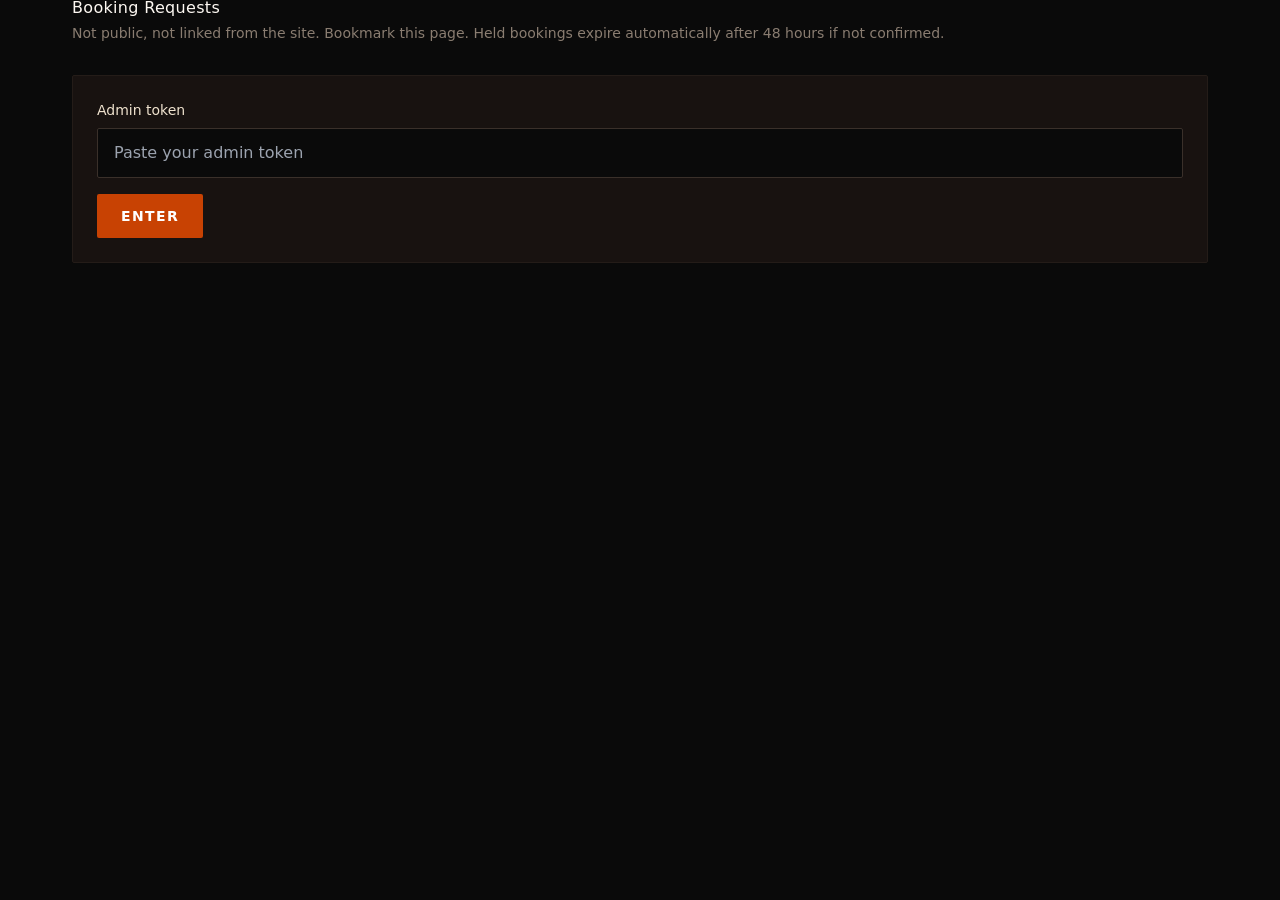
<file: admin-bookings.html>
<!DOCTYPE html><html lang="en"><head><meta charset="utf-8"/><meta name="viewport" content="width=device-width, initial-scale=1"/><meta name="robots" content="noindex, nofollow"/><link rel="stylesheet" href="_next/static/css/a8dc9301f26d5d79.css" data-precedence="next"/><title>Booking Requests — Quiver Car Rental</title>
<style>
  body{background:#181210}
  .bkg-card{border:1px solid #e7dfd3}
  .bkg-badge{display:inline-flex;align-items:center;border-radius:9999px;padding:.2rem .65rem;font-size:.7rem;font-weight:600;text-transform:uppercase;letter-spacing:.05em;}
  .bkg-badge.held{background:#fef3c7;color:#92400e;}
  .bkg-badge.confirmed{background:#dcfce7;color:#166534;}
  .bkg-badge.cancelled{background:#fee2e2;color:#991b1b;}
  .bkg-badge.expired{background:#e5e7eb;color:#374151;}
  .bkg-dep{display:inline-flex;align-items:center;border-radius:9999px;padding:.2rem .65rem;font-size:.7rem;font-weight:600;text-transform:uppercase;letter-spacing:.05em;}
  .bkg-dep.paid{background:#dcfce7;color:#166534;}
  .bkg-dep.unpaid{background:#fee2e2;color:#991b1b;}
</style>
<link rel="icon" href="favicon.ico" sizes="any"/><link rel="icon" href="favicon-32x32.png" sizes="32x32" type="image/png"/><link rel="icon" href="favicon-16x16.png" sizes="16x16" type="image/png"/><link rel="apple-touch-icon" href="apple-touch-icon.png"/></head><body class="min-h-dvh bg-ink-950">
<div class="container-q py-10 max-w-[72rem]">
  <h1 class="font-display text-3xl text-sand-50 mb-2">Booking Requests</h1>
  <p class="text-sm text-ink-400 mb-8">Not public, not linked from the site. Bookmark this page. Held bookings expire automatically after 48 hours if not confirmed.</p>

  <div id="gate" class="rounded-sm border border-ink-800 bg-ink-900 p-6 max-w-[28rem]">
    <label class="block text-sm text-sand-200 mb-2" for="token">Admin token</label>
    <input id="token" type="password" class="w-full rounded-sm border border-ink-700 bg-ink-950 px-4 py-3 text-sand-50" placeholder="Paste your admin token"/>
    <button id="enter" class="mt-4 inline-flex min-h-[44px] items-center justify-center rounded-sm bg-sun-600 px-6 text-sm font-semibold uppercase tracking-[0.1em] text-white hover:bg-sun-700">Enter</button>
    <p id="gate-error" class="mt-3 text-sm text-red-400" hidden>Wrong token, or a network error — try again.</p>
  </div>

  <div id="panel" hidden>
    <div class="flex items-center justify-between mb-6 flex-wrap gap-3">
      <div class="flex gap-2 flex-wrap" id="tabs">
        <button data-status="held" class="tab-btn px-4 py-2 text-sm rounded-sm bg-sun-600 text-white">Held</button>
        <button data-status="confirmed" class="tab-btn px-4 py-2 text-sm rounded-sm bg-ink-900 text-sand-200">Confirmed</button>
        <button data-status="cancelled" class="tab-btn px-4 py-2 text-sm rounded-sm bg-ink-900 text-sand-200">Cancelled</button>
        <button data-status="all" class="tab-btn px-4 py-2 text-sm rounded-sm bg-ink-900 text-sand-200">All</button>
      </div>
      <button id="refresh" class="text-sm text-sand-200 underline">Refresh</button>
    </div>
    <div id="list" class="space-y-4"></div>
    <p id="empty" class="text-ink-400" hidden>Nothing here.</p>
  </div>
</div>

<script>
(function(){
  var API_BASE = '/api/admin/bookings';
  var token = sessionStorage.getItem('qcr_admin_token') || '';
  var gate = document.getElementById('gate');
  var panel = document.getElementById('panel');
  var list = document.getElementById('list');
  var empty = document.getElementById('empty');
  var currentStatus = 'held';
  var allBookings = [];

  function showPanel(){
    gate.hidden = true;
    panel.hidden = false;
    load();
  }

  document.getElementById('enter').addEventListener('click', function(){
    var val = document.getElementById('token').value.trim();
    if (!val) return;
    token = val;
    sessionStorage.setItem('qcr_admin_token', token);
    testToken();
  });

  function testToken(){
    fetch(API_BASE + '?token=' + encodeURIComponent(token))
      .then(function(r){
        if (!r.ok) throw new Error('bad token');
        return r.json();
      })
      .then(function(data){
        allBookings = data.bookings || [];
        showPanel();
      })
      .catch(function(){
        document.getElementById('gate-error').hidden = false;
        sessionStorage.removeItem('qcr_admin_token');
      });
  }

  if (token) testToken();

  document.getElementById('refresh').addEventListener('click', load);

  document.getElementById('tabs').addEventListener('click', function(e){
    var btn = e.target.closest('.tab-btn');
    if (!btn) return;
    currentStatus = btn.dataset.status;
    document.querySelectorAll('.tab-btn').forEach(function(b){
      b.className = 'tab-btn px-4 py-2 text-sm rounded-sm ' + (b === btn ? 'bg-sun-600 text-white' : 'bg-ink-900 text-sand-200');
    });
    render();
  });

  function load(){
    fetch(API_BASE + '?token=' + encodeURIComponent(token))
      .then(function(r){ return r.json(); })
      .then(function(data){
        allBookings = data.bookings || [];
        render();
      });
  }

  function effectiveStatus(b){
    if (b.status === 'held' && b.hold_expires_at && new Date(b.hold_expires_at + 'Z').getTime() < Date.now()) {
      return 'expired';
    }
    return b.status;
  }

  function render(){
    var items = currentStatus === 'all' ? allBookings : allBookings.filter(function(b){ return effectiveStatus(b) === currentStatus; });
    list.innerHTML = '';
    empty.hidden = items.length > 0;
    items.forEach(function(b){
      var eff = effectiveStatus(b);
      var card = document.createElement('div');
      card.className = 'bkg-card rounded-sm bg-white p-5';
      var priceLabel = b.estimated_total ? 'N$' + b.estimated_total + (b.rate ? ' (N$' + b.rate + '/day)' : '') : '—';
      var passengers = b.adults + ' adult(s)' + (b.children > 0 ? ', ' + b.children + ' child(ren)' : '');
      var holdInfo = b.status === 'held' ? '<p class="text-xs text-ink-500 mt-1">Hold expires: ' + escapeHtml(b.hold_expires_at || '') + '</p>' : '';
      var optional = [
        b.country ? ['Country', b.country] : null,
        b.id_number ? ['ID/Passport', b.id_number] : null,
        b.licence_number ? ["Driver's licence", b.licence_number] : null,
        b.notes ? ['Notes', b.notes] : null
      ].filter(Boolean).map(function(pair){
        return '<div><dt class="text-[0.65rem] uppercase tracking-wide text-ink-500">' + escapeHtml(pair[0]) + '</dt><dd class="text-sm text-ink-800">' + escapeHtml(pair[1]) + '</dd></div>';
      }).join('');

      card.innerHTML =
        '<div class="flex items-start justify-between gap-4 mb-3 flex-wrap">' +
          '<div>' +
            '<div class="flex items-center gap-2 flex-wrap">' +
              '<span class="font-semibold text-ink-950">' + escapeHtml(b.name) + '</span>' +
              '<span class="bkg-badge ' + eff + '">' + eff + '</span>' +
              '<span class="bkg-dep ' + b.deposit_status + '">deposit ' + b.deposit_status + '</span>' +
            '</div>' +
            '<p class="text-xs text-ink-500 mt-1">Ref QCR-' + String(b.id).padStart(4, '0') + ' · ' + escapeHtml(b.created_at) + '</p>' +
          '</div>' +
          '<div class="text-right text-sm text-ink-700">' +
            '<div>' + escapeHtml(priceLabel) + '</div>' +
            '<div>N$' + b.deposit_amount + ' deposit</div>' +
          '</div>' +
        '</div>' +
        '<div class="grid gap-3 sm:grid-cols-2 mb-3">' +
          '<div><dt class="text-[0.65rem] uppercase tracking-wide text-ink-500">Pickup</dt><dd class="text-sm text-ink-800">' + escapeHtml(b.pickup_date) + ' ' + escapeHtml(b.pickup_time) + ' — ' + escapeHtml(b.pickup_location) + '</dd></div>' +
          '<div><dt class="text-[0.65rem] uppercase tracking-wide text-ink-500">Return</dt><dd class="text-sm text-ink-800">' + escapeHtml(b.return_date) + ' ' + escapeHtml(b.return_time) + ' — ' + escapeHtml(b.return_location) + '</dd></div>' +
          '<div><dt class="text-[0.65rem] uppercase tracking-wide text-ink-500">Passengers</dt><dd class="text-sm text-ink-800">' + escapeHtml(passengers) + '</dd></div>' +
          '<div><dt class="text-[0.65rem] uppercase tracking-wide text-ink-500">Contact</dt><dd class="text-sm text-ink-800">' + escapeHtml(b.email) + ' · ' + escapeHtml(b.phone) + '</dd></div>' +
          optional +
        '</div>' +
        holdInfo +
        '<div class="flex items-center justify-end gap-2 mt-3 flex-wrap" data-id="' + b.id + '">' +
          (b.status !== 'confirmed' ? '<button class="act px-3 py-1.5 text-xs rounded-sm bg-green-600 text-white" data-action="confirm">Confirm</button>' : '') +
          (b.deposit_status !== 'paid' ? '<button class="act px-3 py-1.5 text-xs rounded-sm bg-emerald-700 text-white" data-action="markPaid">Mark Deposit Paid</button>' : '') +
          (b.status !== 'cancelled' ? '<button class="act px-3 py-1.5 text-xs rounded-sm bg-amber-600 text-white" data-action="cancel">Cancel</button>' : '') +
          '<button class="act px-3 py-1.5 text-xs rounded-sm bg-red-700 text-white" data-action="delete">Delete</button>' +
        '</div>';
      list.appendChild(card);
    });
  }

  list.addEventListener('click', function(e){
    var btn = e.target.closest('.act');
    if (!btn) return;
    var id = btn.parentElement.dataset.id;
    var action = btn.dataset.action;
    if (action === 'delete' && !confirm('Delete this booking permanently?')) return;
    if (action === 'cancel' && !confirm('Cancel this booking? This releases the held dates.')) return;
    fetch(API_BASE + '/' + id + '?token=' + encodeURIComponent(token), {
      method: 'POST',
      headers: { 'content-type': 'application/json' },
      body: JSON.stringify({ action: action })
    }).then(load);
  });

  function escapeHtml(s){
    return String(s == null ? '' : s).replace(/[&<>"']/g, function(c){
      return { '&':'&amp;', '<':'&lt;', '>':'&gt;', '"':'&quot;', "'":'&#39;' }[c];
    });
  }
})();
</script>
</body></html>
</file>
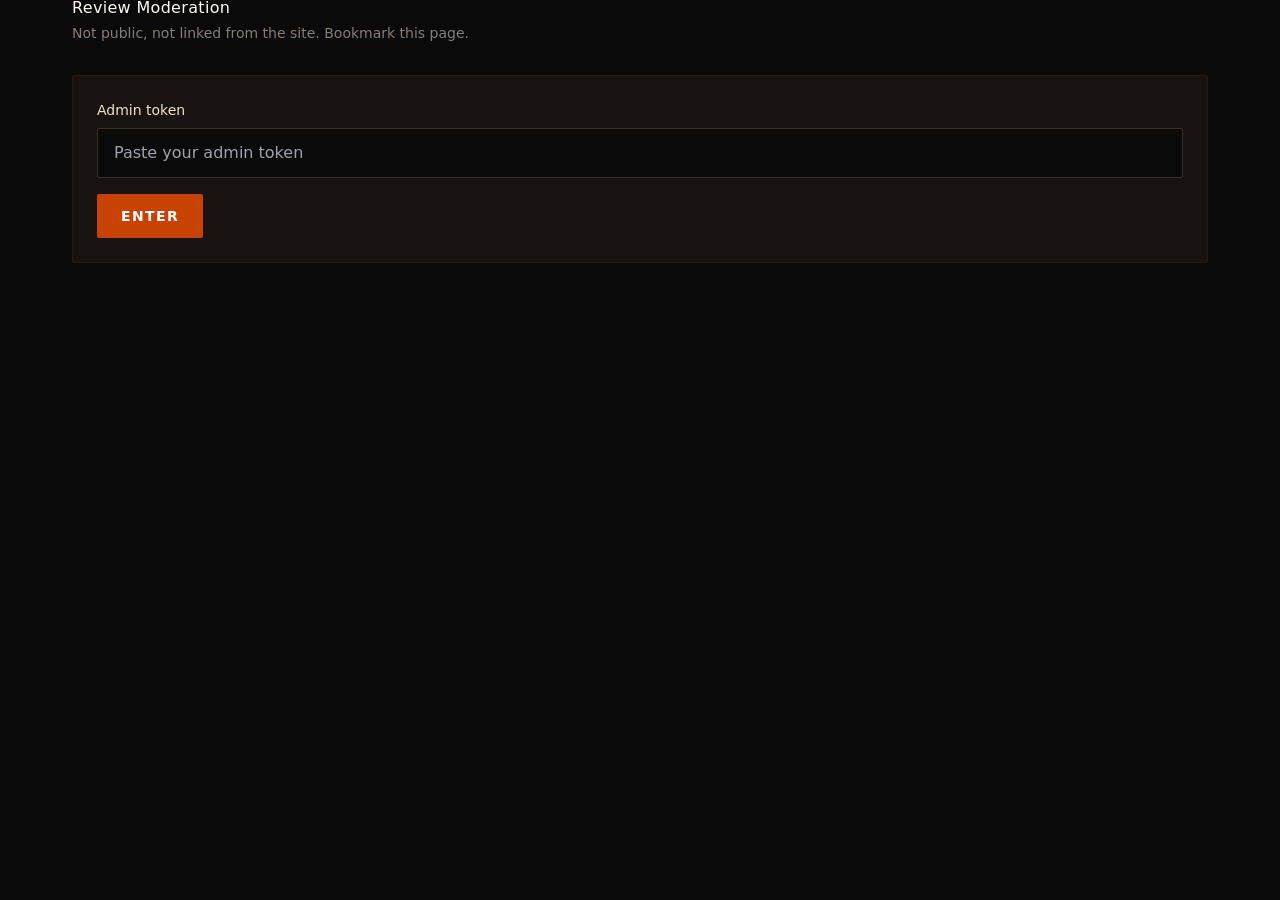
<file: admin-reviews.html>
<!DOCTYPE html><html lang="en"><head><meta charset="utf-8"/><meta name="viewport" content="width=device-width, initial-scale=1"/><meta name="robots" content="noindex, nofollow"/><link rel="stylesheet" href="_next/static/css/a8dc9301f26d5d79.css" data-precedence="next"/><title>Review Moderation — Quiver Car Rental</title>
<style>
  body{background:#181210}
  .rev-card{border:1px solid #e7dfd3}
  .stars{color:#d66308;letter-spacing:2px}
</style>
<link rel="icon" href="favicon.ico" sizes="any"/><link rel="icon" href="favicon-32x32.png" sizes="32x32" type="image/png"/><link rel="icon" href="favicon-16x16.png" sizes="16x16" type="image/png"/><link rel="apple-touch-icon" href="apple-touch-icon.png"/></head><body class="min-h-dvh bg-ink-950">
<div class="container-q py-10 max-w-[64rem]">
  <h1 class="font-display text-3xl text-sand-50 mb-2">Review Moderation</h1>
  <p class="text-sm text-ink-400 mb-8">Not public, not linked from the site. Bookmark this page.</p>

  <div id="gate" class="rounded-sm border border-ink-800 bg-ink-900 p-6 max-w-[28rem]">
    <label class="block text-sm text-sand-200 mb-2" for="token">Admin token</label>
    <input id="token" type="password" class="w-full rounded-sm border border-ink-700 bg-ink-950 px-4 py-3 text-sand-50" placeholder="Paste your admin token"/>
    <button id="enter" class="mt-4 inline-flex min-h-[44px] items-center justify-center rounded-sm bg-sun-600 px-6 text-sm font-semibold uppercase tracking-[0.1em] text-white hover:bg-sun-700">Enter</button>
    <p id="gate-error" class="mt-3 text-sm text-red-400" hidden>Wrong token, or a network error — try again.</p>
  </div>

  <div id="panel" hidden>
    <div class="flex items-center justify-between mb-6">
      <div class="flex gap-2" id="tabs">
        <button data-status="pending" class="tab-btn px-4 py-2 text-sm rounded-sm bg-sun-600 text-white">Pending</button>
        <button data-status="approved" class="tab-btn px-4 py-2 text-sm rounded-sm bg-ink-900 text-sand-200">Approved</button>
        <button data-status="rejected" class="tab-btn px-4 py-2 text-sm rounded-sm bg-ink-900 text-sand-200">Rejected</button>
        <button data-status="all" class="tab-btn px-4 py-2 text-sm rounded-sm bg-ink-900 text-sand-200">All</button>
      </div>
      <button id="refresh" class="text-sm text-sand-200 underline">Refresh</button>
    </div>
    <div id="list" class="space-y-4"></div>
    <p id="empty" class="text-ink-400" hidden>Nothing here.</p>
  </div>
</div>

<script>
(function(){
  var API_BASE = '/api/admin/reviews';
  var token = sessionStorage.getItem('qcr_admin_token') || '';
  var gate = document.getElementById('gate');
  var panel = document.getElementById('panel');
  var list = document.getElementById('list');
  var empty = document.getElementById('empty');
  var currentStatus = 'pending';
  var allReviews = [];

  function showPanel(){
    gate.hidden = true;
    panel.hidden = false;
    load();
  }

  document.getElementById('enter').addEventListener('click', function(){
    var val = document.getElementById('token').value.trim();
    if (!val) return;
    token = val;
    sessionStorage.setItem('qcr_admin_token', token);
    testToken();
  });

  function testToken(){
    fetch(API_BASE + '?token=' + encodeURIComponent(token))
      .then(function(r){
        if (!r.ok) throw new Error('bad token');
        return r.json();
      })
      .then(function(data){
        allReviews = data.reviews || [];
        showPanel();
      })
      .catch(function(){
        document.getElementById('gate-error').hidden = false;
        sessionStorage.removeItem('qcr_admin_token');
      });
  }

  if (token) testToken();

  document.getElementById('refresh').addEventListener('click', load);

  document.getElementById('tabs').addEventListener('click', function(e){
    var btn = e.target.closest('.tab-btn');
    if (!btn) return;
    currentStatus = btn.dataset.status;
    document.querySelectorAll('.tab-btn').forEach(function(b){
      b.className = 'tab-btn px-4 py-2 text-sm rounded-sm ' + (b === btn ? 'bg-sun-600 text-white' : 'bg-ink-900 text-sand-200');
    });
    render();
  });

  function load(){
    fetch(API_BASE + '?token=' + encodeURIComponent(token))
      .then(function(r){ return r.json(); })
      .then(function(data){
        allReviews = data.reviews || [];
        render();
      });
  }

  function render(){
    var items = currentStatus === 'all' ? allReviews : allReviews.filter(function(r){ return r.status === currentStatus; });
    list.innerHTML = '';
    empty.hidden = items.length > 0;
    items.forEach(function(r){
      var card = document.createElement('div');
      card.className = 'rev-card rounded-sm bg-white p-5';
      var stars = '★★★★★☆☆☆☆☆'.slice(5 - r.rating, 10 - r.rating);
      var tripHtml = r.trip ? '<span class="text-ink-500"> · ' + escapeHtml(r.trip) + '</span>' : '';
      card.innerHTML =
        '<div class="flex items-center justify-between gap-4 mb-2">' +
          '<div><span class="font-semibold text-ink-950">' + escapeHtml(r.name) + '</span>' + tripHtml + '</div>' +
          '<span class="stars">' + stars + '</span>' +
        '</div>' +
        '<p class="text-sm text-ink-700 leading-relaxed mb-3">' + escapeHtml(r.review) + '</p>' +
        '<div class="flex items-center justify-between">' +
          '<span class="text-xs text-ink-400">' + escapeHtml(r.created_at) + ' · ' + r.status + '</span>' +
          '<div class="flex gap-2" data-id="' + r.id + '">' +
            (r.status !== 'approved' ? '<button class="act px-3 py-1.5 text-xs rounded-sm bg-green-600 text-white" data-action="approve">Approve</button>' : '') +
            (r.status !== 'rejected' ? '<button class="act px-3 py-1.5 text-xs rounded-sm bg-amber-600 text-white" data-action="reject">Reject</button>' : '') +
            '<button class="act px-3 py-1.5 text-xs rounded-sm bg-red-700 text-white" data-action="delete">Delete</button>' +
          '</div>' +
        '</div>';
      list.appendChild(card);
    });
  }

  list.addEventListener('click', function(e){
    var btn = e.target.closest('.act');
    if (!btn) return;
    var id = btn.parentElement.dataset.id;
    var action = btn.dataset.action;
    if (action === 'delete' && !confirm('Delete this review permanently?')) return;
    fetch(API_BASE + '/' + id + '?token=' + encodeURIComponent(token), {
      method: 'POST',
      headers: { 'content-type': 'application/json' },
      body: JSON.stringify({ action: action })
    }).then(load);
  });

  function escapeHtml(s){
    return String(s == null ? '' : s).replace(/[&<>"']/g, function(c){
      return { '&':'&amp;', '<':'&lt;', '>':'&gt;', '"':'&quot;', "'":'&#39;' }[c];
    });
  }
})();
</script>
</body></html>
</file>
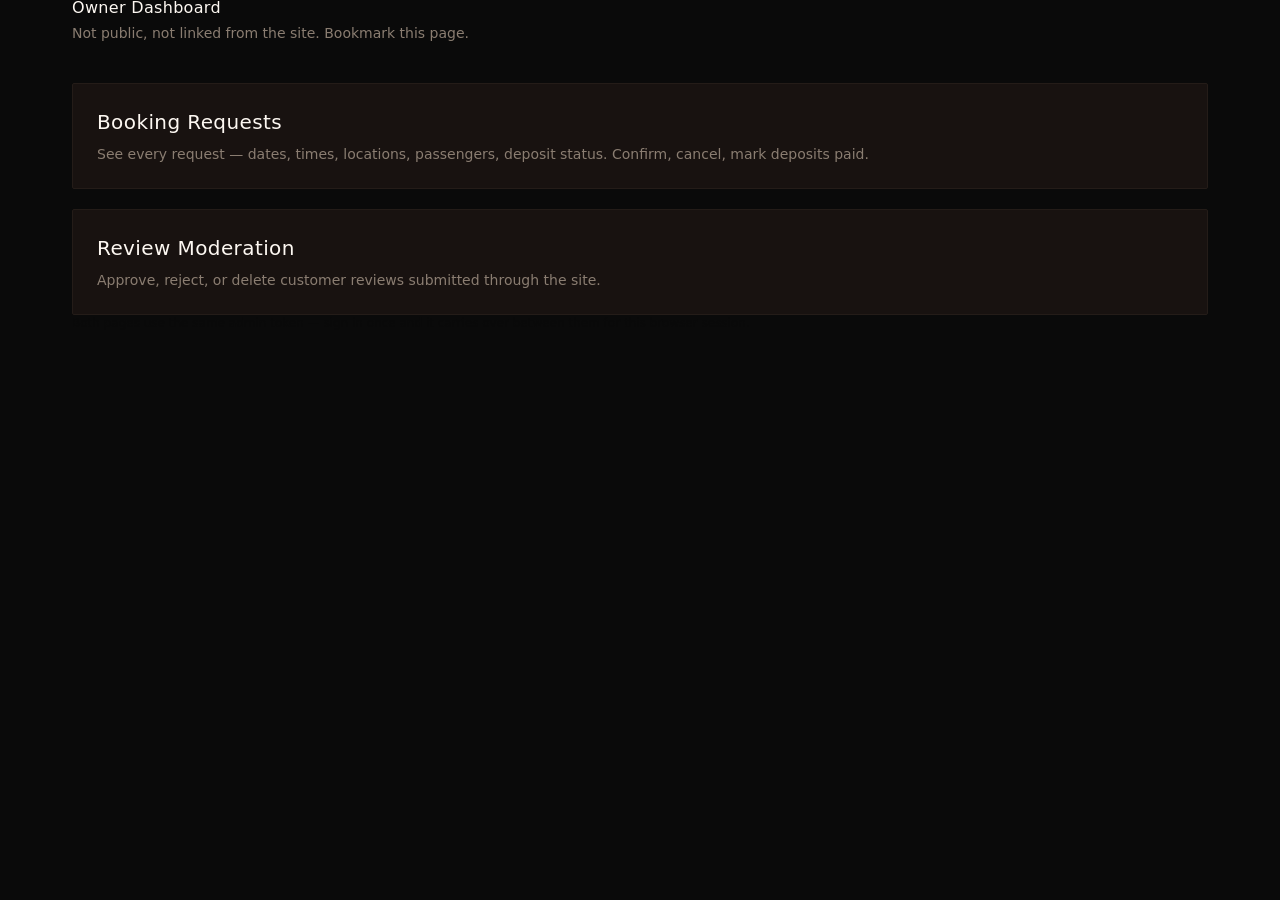
<file: admin.html>
<!DOCTYPE html><html lang="en"><head><meta charset="utf-8"/><meta name="viewport" content="width=device-width, initial-scale=1"/><meta name="robots" content="noindex, nofollow"/><link rel="stylesheet" href="_next/static/css/a8dc9301f26d5d79.css" data-precedence="next"/><title>Owner Dashboard — Quiver Car Rental</title>
<link rel="icon" href="favicon.ico" sizes="any"/><link rel="icon" href="favicon-32x32.png" sizes="32x32" type="image/png"/><link rel="icon" href="favicon-16x16.png" sizes="16x16" type="image/png"/><link rel="apple-touch-icon" href="apple-touch-icon.png"/></head><body class="min-h-dvh bg-ink-950">
<div class="container-q py-10 max-w-[40rem]">
  <h1 class="font-display text-3xl text-sand-50 mb-2">Owner Dashboard</h1>
  <p class="text-sm text-ink-400 mb-10">Not public, not linked from the site. Bookmark this page.</p>

  <div class="grid gap-5">
    <a href="admin-bookings.html" class="block rounded-sm border border-ink-800 bg-ink-900 p-6 hover:border-sun-600">
      <h2 class="font-display text-xl text-sand-50">Booking Requests</h2>
      <p class="mt-2 text-sm text-ink-400">See every request — dates, times, locations, passengers, deposit status. Confirm, cancel, mark deposits paid.</p>
    </a>
    <a href="admin-reviews.html" class="block rounded-sm border border-ink-800 bg-ink-900 p-6 hover:border-sun-600">
      <h2 class="font-display text-xl text-sand-50">Review Moderation</h2>
      <p class="mt-2 text-sm text-ink-400">Approve, reject, or delete customer reviews submitted through the site.</p>
    </a>
  </div>

  <p class="mt-10 text-xs text-ink-500">Both pages use the same admin token — sign in once and it carries over between them for this browser session.</p>
</div>
</body></html>
</file>
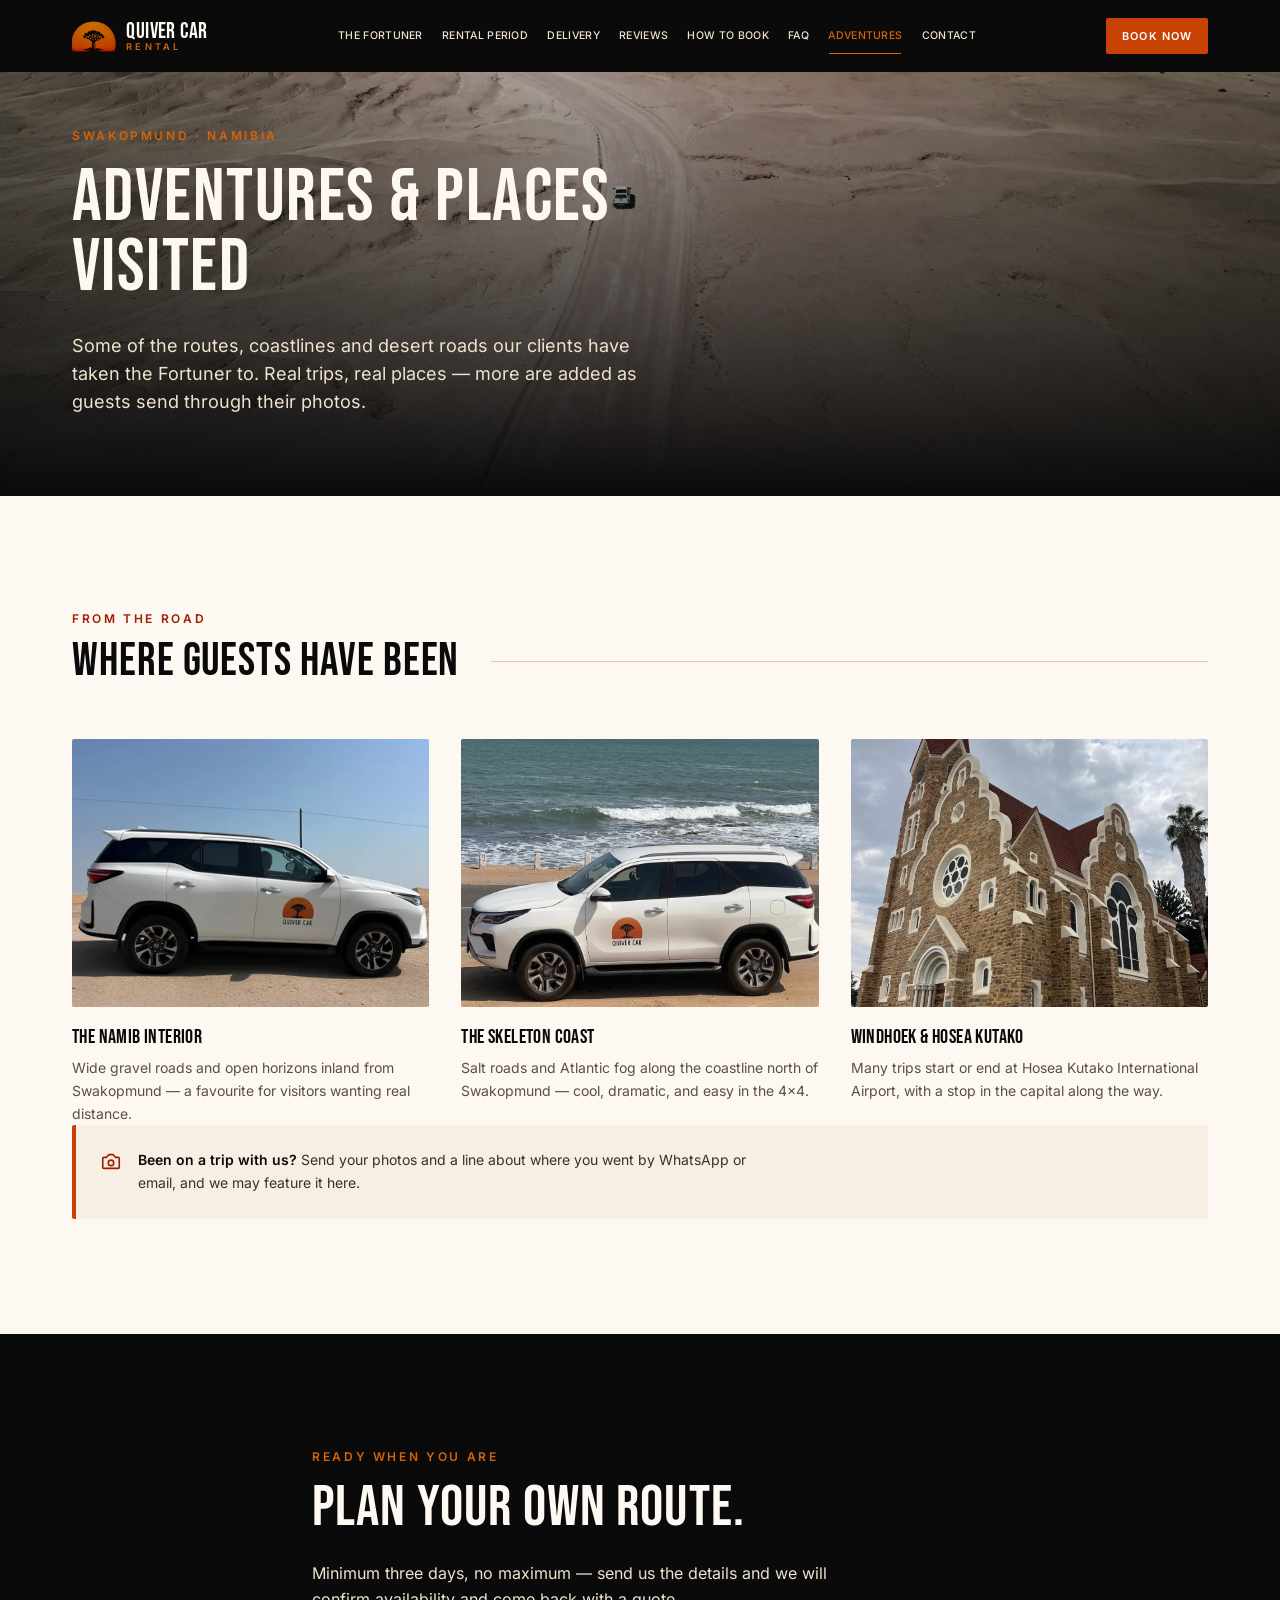
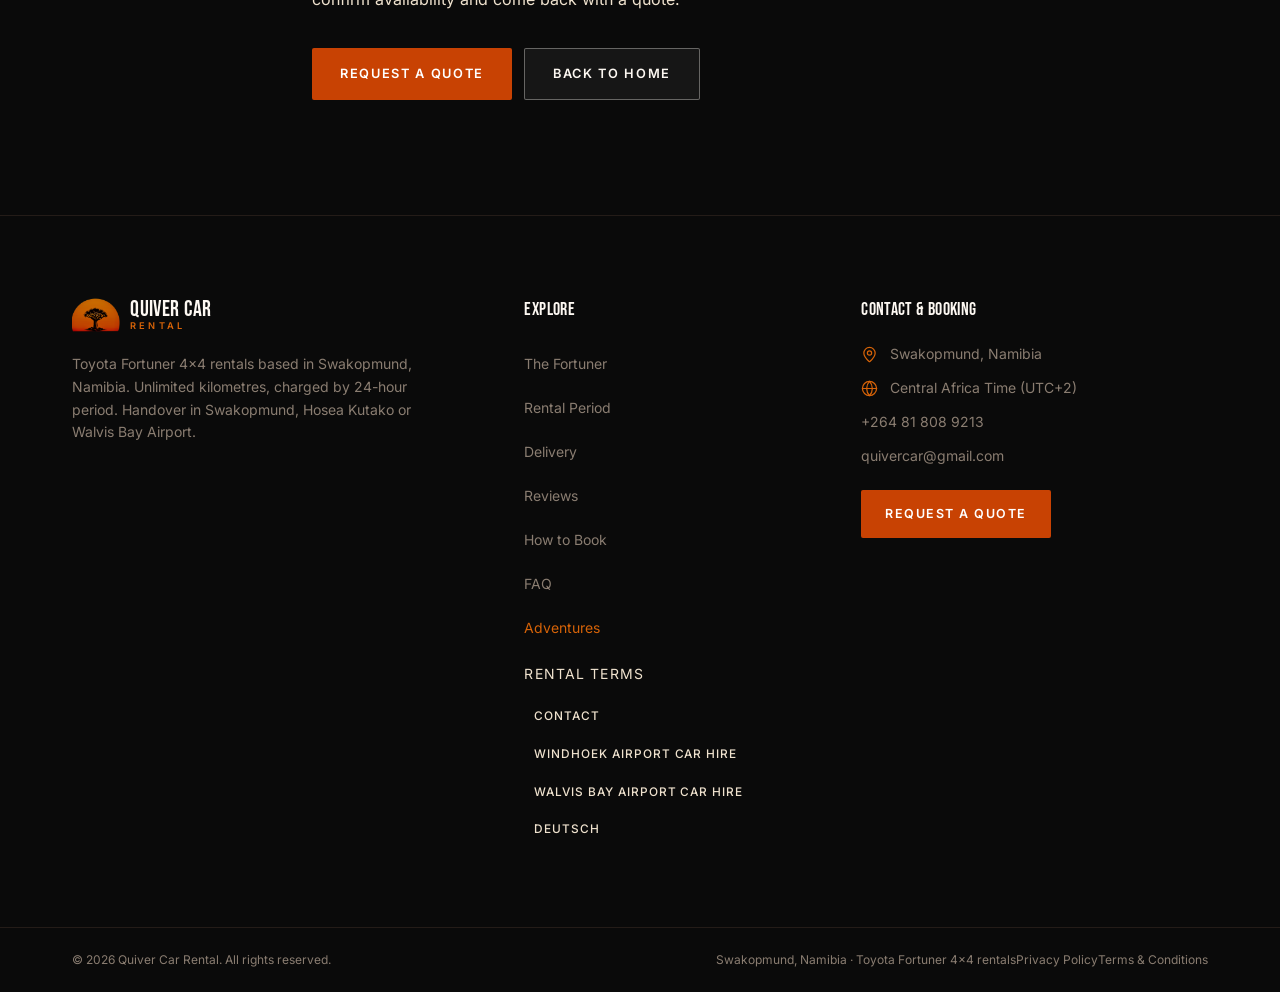
<file: adventures.html>
<!DOCTYPE html><html lang="en" class="__variable_52c171 __variable_41d65d"><head><meta charSet="utf-8"/><meta name="viewport" content="width=device-width, initial-scale=1"/><link rel="preload" as="image" href="img/desert-road.webp"/><link rel="stylesheet" href="_next/static/css/a8dc9301f26d5d79.css" data-precedence="next"/><meta name="theme-color" content="#181210"/><title>Adventures &amp; Places Visited — Quiver Car Rental</title><meta name="description" content="Trips, routes and places our clients have explored in the Quiver Car Rental Toyota Fortuner — from the Skeleton Coast to the Namib interior."/><meta name="keywords" content="Namibia self drive routes,Fortuner road trip,Swakopmund adventures,Namibia travel stories"/><meta property="og:title" content="Adventures &amp; Places Visited — Quiver Car Rental"/><meta property="og:description" content="Trips, routes and places our clients have explored in the Quiver Car Rental Toyota Fortuner."/><meta property="og:site_name" content="Quiver Car Rental"/><meta property="og:locale" content="en_NA"/><meta property="og:image" content="https://quivercarrental.com/img/desert-road.webp"/><meta property="og:type" content="website"/><meta name="twitter:card" content="summary_large_image"/><meta name="twitter:title" content="Adventures &amp; Places Visited — Quiver Car Rental"/><meta name="twitter:image" content="https://quivercarrental.com/img/desert-road.webp"/><link rel="icon" href="favicon.ico" sizes="any"/><link rel="icon" href="favicon-32x32.png" sizes="32x32" type="image/png"/><link rel="icon" href="favicon-16x16.png" sizes="16x16" type="image/png"/><link rel="apple-touch-icon" href="apple-touch-icon.png"/><style>
header nav[aria-label="Primary"] ul{gap:.1rem}
header nav[aria-label="Primary"] a{padding-left:.55rem;padding-right:.55rem;padding-top:.5rem;padding-bottom:.5rem;font-size:.66rem;letter-spacing:.03em}
header .container-q{gap:1rem}
header a[class~="bg-sun-600"]{padding-left:1rem;padding-right:1rem;padding-top:.6rem;padding-bottom:.6rem;font-size:.68rem}
</style><meta name="robots" content="index, follow, max-image-preview:large, max-snippet:-1, max-video-preview:-1"/><link rel="canonical" href="https://quivercarrental.com/adventures"/><meta property="og:url" content="https://quivercarrental.com/adventures"/><meta name="geo.region" content="NA-ER"/><meta name="geo.placename" content="Swakopmund, Namibia"/><meta name="geo.position" content="-22.6792;14.5272"/><meta name="ICBM" content="-22.6792, 14.5272"/><script type="application/ld+json">{"@context":"https://schema.org","@graph":[{"@type":"CollectionPage","@id":"https://quivercarrental.com/adventures#webpage","url":"https://quivercarrental.com/adventures","name":"Adventures & Places Visited","description":"Trips, routes and places explored in a Quiver Car Rental Toyota Fortuner, from the Skeleton Coast to the Namib interior.","isPartOf":{"@id":"https://quivercarrental.com/#website"},"about":{"@id":"https://quivercarrental.com/#business"},"inLanguage":"en"},{"@type":"BreadcrumbList","itemListElement":[{"@type":"ListItem","position":1,"name":"Home","item":"https://quivercarrental.com/"},{"@type":"ListItem","position":2,"name":"Adventures","item":"https://quivercarrental.com/adventures"}]}]}</script></head><body class="min-h-dvh"><a href="#main" class="sr-only focus:not-sr-only focus:fixed focus:left-4 focus:top-4 focus:z-[200] focus:rounded focus:bg-ink-950 focus:px-5 focus:py-3 focus:text-sm focus:font-semibold focus:text-sand-50">Skip to main content</a><header class="fixed inset-x-0 top-0 z-50 bg-ink-950"><div class="container-q flex h-[72px] items-center justify-between gap-6"><a class="flex shrink-0 items-center gap-2.5" aria-label="Quiver Car Rental — home" href="/"><img alt="" width="44" height="34" decoding="async" class="h-[34px] w-auto" src="img/mark.png"/><span class="flex flex-col leading-none"><span class="whitespace-nowrap font-display text-[1.35rem] tracking-display text-sand-50">Quiver Car</span><span class="font-body text-[0.58rem] font-semibold uppercase tracking-[0.34em] text-sun-500">Rental</span></span></a><nav aria-label="Primary" class="hidden lg:block"><ul class="flex items-center gap-1"><li><a class="relative block whitespace-nowrap rounded px-2.5 py-2 text-[0.74rem] font-medium uppercase tracking-[0.08em] transition-colors duration-200 text-sand-200 hover:text-sand-50" href="/#vehicle">The Fortuner</a></li><li><a class="relative block whitespace-nowrap rounded px-2.5 py-2 text-[0.74rem] font-medium uppercase tracking-[0.08em] transition-colors duration-200 text-sand-200 hover:text-sand-50" href="/#rates">Rental Period</a></li><li><a class="relative block whitespace-nowrap rounded px-2.5 py-2 text-[0.74rem] font-medium uppercase tracking-[0.08em] transition-colors duration-200 text-sand-200 hover:text-sand-50" href="/#delivery">Delivery</a></li><li><a class="relative block whitespace-nowrap rounded px-2.5 py-2 text-[0.74rem] font-medium uppercase tracking-[0.08em] transition-colors duration-200 text-sand-200 hover:text-sand-50" href="/#reviews">Reviews</a></li><li><a class="relative block whitespace-nowrap rounded px-2.5 py-2 text-[0.74rem] font-medium uppercase tracking-[0.08em] transition-colors duration-200 text-sand-200 hover:text-sand-50" href="/#booking">How to Book</a></li><li><a class="relative block whitespace-nowrap rounded px-2.5 py-2 text-[0.74rem] font-medium uppercase tracking-[0.08em] transition-colors duration-200 text-sand-200 hover:text-sand-50" href="/#faq">FAQ</a></li><li><a class="relative block whitespace-nowrap rounded px-2.5 py-2 text-[0.74rem] font-medium uppercase tracking-[0.08em] transition-colors duration-200 text-sun-500" href="/adventures" aria-current="page">Adventures<span class="absolute inset-x-2.5 -bottom-0.5 h-px bg-sun-500"></span></a></li><li><a class="relative block whitespace-nowrap rounded px-2.5 py-2 text-[0.74rem] font-medium uppercase tracking-[0.08em] transition-colors duration-200 text-sand-200 hover:text-sand-50" href="/contact">Contact</a></li></ul></nav><div class="flex items-center gap-2"><a class="hidden whitespace-nowrap rounded-sm bg-sun-600 px-5 py-3 text-[0.75rem] font-semibold uppercase tracking-[0.1em] text-white transition-colors duration-200 hover:bg-sun-700 sm:inline-block" href="/booking">Book Now</a><button type="button" id="mobile-menu-btn" aria-label="Open navigation menu" aria-expanded="false" class="grid h-12 w-12 place-items-center rounded-sm text-sand-50 transition-colors duration-200 hover:bg-white/10 lg:hidden"><svg xmlns="http://www.w3.org/2000/svg" width="24" height="24" viewBox="0 0 24 24" fill="none" stroke="currentColor" stroke-width="1.75" stroke-linecap="round" stroke-linejoin="round"><line x1="4" x2="20" y1="12" y2="12"></line><line x1="4" x2="20" y1="6" y2="6"></line><line x1="4" x2="20" y1="18" y2="18"></line></svg></button></div></div><nav id="mobile-menu" hidden aria-label="Mobile" class="lg:hidden border-t border-ink-800 bg-ink-950"><ul class="container-q flex flex-col py-3">
<li><a class="block py-3 text-sm uppercase tracking-[0.08em] text-sand-200 hover:text-sand-50" href="/#vehicle">The Fortuner</a></li>
<li><a class="block py-3 text-sm uppercase tracking-[0.08em] text-sand-200 hover:text-sand-50" href="/#rates">Rental Period</a></li>
<li><a class="block py-3 text-sm uppercase tracking-[0.08em] text-sand-200 hover:text-sand-50" href="/#delivery">Delivery</a></li>
<li><a class="block py-3 text-sm uppercase tracking-[0.08em] text-sand-200 hover:text-sand-50" href="/#reviews">Reviews</a></li>
<li><a class="block py-3 text-sm uppercase tracking-[0.08em] text-sand-200 hover:text-sand-50" href="/#booking">How to Book</a></li>
<li><a class="block py-3 text-sm uppercase tracking-[0.08em] text-sand-200 hover:text-sand-50" href="/#faq">FAQ</a></li><li><a class="block py-3 text-sm uppercase tracking-[0.08em] text-sun-500" href="/adventures">Adventures</a></li>
<li><a class="block py-3 text-sm uppercase tracking-[0.08em] text-sand-200 hover:text-sand-50" href="/contact">Contact</a></li>
</ul><div class="container-q pb-4"><a class="mt-3 flex w-full items-center justify-center gap-2.5 rounded-sm bg-sun-600 px-5 py-3 text-[0.75rem] font-semibold uppercase tracking-[0.1em] text-white transition-colors duration-200 hover:bg-sun-700" href="/booking">Book Now</a></div></nav></header><main id="main"><section class="relative isolate overflow-hidden bg-ink-950"><img alt="Aerial view of a gravel road through the Namibian desert" loading="eager" decoding="async" class="absolute inset-0 -z-10 h-full w-full object-cover opacity-50" src="img/desert-road.webp"/><div aria-hidden="true" class="absolute inset-0 -z-10 bg-gradient-to-t from-ink-950 via-ink-950/70 to-ink-950/40"></div><div class="container-q relative w-full pb-16 pt-32 sm:pb-20"><p class="eyebrow-on-dark mb-5">Swakopmund · Namibia</p><h1 class="max-w-[20ch] font-display text-[clamp(2.3rem,7vw,4.6rem)] leading-[0.98] tracking-display text-sand-50">Adventures &amp; Places Visited</h1><p class="mt-7 max-w-[52ch] text-base leading-relaxed text-sand-200 sm:text-lg">Some of the routes, coastlines and desert roads our clients have taken the Fortuner to. Real trips, real places — more are added as guests send through their photos.</p></div></section><section class="section-y"><div class="container-q"><div class="mb-10 sm:mb-14"><p class="eyebrow mb-3">From the road</p><div class="flex items-center gap-5 sm:gap-8"><h2 class="shrink-0 text-[clamp(1.75rem,4.5vw,2.9rem)] text-ink-950">Where Guests Have Been</h2><span class="rule-trail" aria-hidden="true"></span></div></div><div class="grid gap-8 sm:grid-cols-2 lg:grid-cols-3">

<article class="group"><figure class="relative aspect-[4/3] overflow-hidden rounded-sm"><img alt="Gravel road winding through the Namib desert" loading="lazy" decoding="async" class="h-full w-full object-cover transition-transform duration-700 ease-out group-hover:scale-[1.04]" src="img/desert.webp"/></figure><h3 class="mt-4 font-display text-xl tracking-display text-ink-950">The Namib Interior</h3><p class="mt-1.5 text-sm leading-relaxed text-ink-600">Wide gravel roads and open horizons inland from Swakopmund — a favourite for visitors wanting real distance.</p></article>

<article class="group"><figure class="relative aspect-[4/3] overflow-hidden rounded-sm"><img alt="Fortuner parked on the sand beside the Atlantic surf" loading="lazy" decoding="async" class="h-full w-full object-cover transition-transform duration-700 ease-out group-hover:scale-[1.04]" src="img/coast.webp"/></figure><h3 class="mt-4 font-display text-xl tracking-display text-ink-950">The Skeleton Coast</h3><p class="mt-1.5 text-sm leading-relaxed text-ink-600">Salt roads and Atlantic fog along the coastline north of Swakopmund — cool, dramatic, and easy in the 4x4.</p></article>

<article class="group"><figure class="relative aspect-[4/3] overflow-hidden rounded-sm"><img alt="Christuskirche church in Windhoek" loading="lazy" decoding="async" class="h-full w-full object-cover transition-transform duration-700 ease-out group-hover:scale-[1.04]" src="img/windhoek.webp"/></figure><h3 class="mt-4 font-display text-xl tracking-display text-ink-950">Windhoek &amp; Hosea Kutako</h3><p class="mt-1.5 text-sm leading-relaxed text-ink-600">Many trips start or end at Hosea Kutako International Airport, with a stop in the capital along the way.</p></article>

</div><div class="mt-10 flex gap-4 rounded-sm border-l-4 border-sun-600 bg-sand-100 p-6"><svg xmlns="http://www.w3.org/2000/svg" width="22" height="22" viewBox="0 0 24 24" fill="none" stroke="currentColor" stroke-width="1.75" stroke-linecap="round" stroke-linejoin="round" class="mt-0.5 shrink-0 text-sun-700" aria-hidden="true"><path d="M14.5 4h-5L7 7H4a1 1 0 0 0-1 1v10a1 1 0 0 0 1 1h16a1 1 0 0 0 1-1V8a1 1 0 0 0-1-1h-3l-2.5-3Z"></path><circle cx="12" cy="13" r="3"></circle></svg><p class="max-w-[70ch] text-sm leading-relaxed text-ink-700"><span class="font-semibold text-ink-950">Been on a trip with us?</span> Send your photos and a line about where you went by WhatsApp or email, and we may feature it here.</p></div></div></section><section class="bg-ink-950 section-y"><div class="container-q max-w-[46rem]"><p class="eyebrow-on-dark mb-4">Ready when you are</p><h2 class="text-[clamp(2rem,5.5vw,3.6rem)] text-sand-50">Plan your own route.</h2><p class="mt-6 max-w-[52ch] leading-relaxed text-sand-200">Minimum three days, no maximum — send us the details and we will confirm availability and come back with a quote.</p><div class="mt-9 flex flex-col gap-3 sm:flex-row"><a class="inline-flex min-h-[52px] items-center justify-center gap-2.5 rounded-sm px-7 text-[0.8rem] font-semibold uppercase tracking-[0.13em] bg-sun-600 text-white hover:bg-sun-700" href="/booking">Request a Quote</a><a class="inline-flex min-h-[52px] items-center justify-center gap-2.5 rounded-sm border border-sand-50/35 bg-sand-50/5 px-7 text-[0.8rem] font-semibold uppercase tracking-[0.13em] text-sand-50 hover:border-sand-50 hover:bg-sand-50/15" href="/">Back to Home</a></div></div></section></main><footer class="border-t border-ink-800 bg-ink-950 text-sand-200"><div class="container-q grid gap-12 py-16 md:grid-cols-[1.4fr_1fr_1.2fr] md:py-20"><div><div class="flex items-center gap-2.5"><img alt="" loading="lazy" width="48" height="37" decoding="async" class="h-[37px] w-auto" src="img/mark.png"/><span class="flex flex-col leading-none"><span class="font-display text-[1.4rem] tracking-display text-sand-50">Quiver Car</span><span class="text-[0.58rem] font-semibold uppercase tracking-[0.34em] text-sun-500">Rental</span></span></div><p class="mt-5 max-w-[42ch] text-sm leading-relaxed text-ink-400">Toyota Fortuner 4x4 rentals based in Swakopmund, Namibia. Unlimited kilometres, charged by 24-hour period. Handover in Swakopmund, Hosea Kutako or Walvis Bay Airport.</p></div><nav aria-label="Footer"><h2 class="mb-5 font-display text-lg tracking-display text-sand-50">Explore</h2><ul class="space-y-1"><li><a class="inline-flex min-h-[40px] items-center text-sm text-ink-400 transition-colors duration-200 hover:text-sun-500" href="/#vehicle">The Fortuner</a></li><li><a class="inline-flex min-h-[40px] items-center text-sm text-ink-400 transition-colors duration-200 hover:text-sun-500" href="/#rates">Rental Period</a></li><li><a class="inline-flex min-h-[40px] items-center text-sm text-ink-400 transition-colors duration-200 hover:text-sun-500" href="/#delivery">Delivery</a></li><li><a class="inline-flex min-h-[40px] items-center text-sm text-ink-400 transition-colors duration-200 hover:text-sun-500" href="/#reviews">Reviews</a></li><li><a class="inline-flex min-h-[40px] items-center text-sm text-ink-400 transition-colors duration-200 hover:text-sun-500" href="/#booking">How to Book</a></li><li><a class="inline-flex min-h-[40px] items-center text-sm text-ink-400 transition-colors duration-200 hover:text-sun-500" href="/#faq">FAQ</a></li><li><a class="inline-flex min-h-[40px] items-center text-sm text-sun-500" href="/adventures">Adventures</a></li><li><a class="block py-3 text-sm uppercase tracking-[0.08em] text-sand-200 hover:text-sand-50" href="/terms">Rental Terms</a></li><li><a class="relative block whitespace-nowrap rounded px-2.5 py-2 text-[0.74rem] font-medium uppercase tracking-[0.08em] transition-colors duration-200 text-sand-200 hover:text-sand-50" href="/contact">Contact</a></li><li><a class="relative block whitespace-nowrap rounded px-2.5 py-2 text-[0.74rem] font-medium uppercase tracking-[0.08em] transition-colors duration-200 text-sand-200 hover:text-sand-50" href="/car-rental-windhoek-airport">Windhoek Airport Car Hire</a></li><li><a class="relative block whitespace-nowrap rounded px-2.5 py-2 text-[0.74rem] font-medium uppercase tracking-[0.08em] transition-colors duration-200 text-sand-200 hover:text-sand-50" href="/car-rental-walvis-bay-airport">Walvis Bay Airport Car Hire</a></li><li><a class="relative block whitespace-nowrap rounded px-2.5 py-2 text-[0.74rem] font-medium uppercase tracking-[0.08em] transition-colors duration-200 text-sand-200 hover:text-sand-50" href="/de">Deutsch</a></li></ul></nav><div><h2 class="mb-5 font-display text-lg tracking-display text-sand-50">Contact &amp; Booking</h2><ul class="space-y-3.5 text-sm"><li class="flex gap-3"><svg xmlns="http://www.w3.org/2000/svg" width="17" height="17" viewBox="0 0 24 24" fill="none" stroke="currentColor" stroke-width="1.75" stroke-linecap="round" stroke-linejoin="round" class="mt-0.5 shrink-0 text-sun-500" aria-hidden="true"><path d="M20 10c0 4.993-5.539 10.193-7.399 11.799a1 1 0 0 1-1.202 0C9.539 20.193 4 14.993 4 10a8 8 0 0 1 16 0"></path><circle cx="12" cy="10" r="3"></circle></svg><span class="text-ink-400">Swakopmund, Namibia</span></li><li class="flex gap-3"><svg xmlns="http://www.w3.org/2000/svg" width="17" height="17" viewBox="0 0 24 24" fill="none" stroke="currentColor" stroke-width="1.75" stroke-linecap="round" stroke-linejoin="round" class="mt-0.5 shrink-0 text-sun-500" aria-hidden="true"><circle cx="12" cy="12" r="10"></circle><path d="M12 2a14.5 14.5 0 0 0 0 20 14.5 14.5 0 0 0 0-20"></path><path d="M2 12h20"></path></svg><span class="text-ink-400">Central Africa Time (UTC+2)</span></li><li class="flex gap-3"><a class="text-ink-400 hover:text-sun-500" href="tel:+264818089213">+264 81 808 9213</a></li><li class="flex gap-3"><a class="text-ink-400 hover:text-sun-500" href="mailto:quivercar@gmail.com">quivercar@gmail.com</a></li></ul><a class="mt-6 inline-flex min-h-[48px] items-center rounded-sm bg-sun-600 px-6 text-[0.78rem] font-semibold uppercase tracking-[0.12em] text-white transition-colors duration-200 hover:bg-sun-700" href="/booking">Request a quote</a></div></div><div class="border-t border-ink-800"><div class="container-q flex flex-col gap-2 py-6 text-xs text-ink-400 sm:flex-row sm:items-center sm:justify-between"><p>© 2026 Quiver Car Rental. All rights reserved.</p><div class="flex flex-wrap items-center gap-x-5 gap-y-1"><span>Swakopmund, Namibia · Toyota Fortuner 4x4 rentals</span><a class="hover:text-sun-500" href="/privacy">Privacy Policy</a><a class="hover:text-sun-500" href="/terms">Terms &amp; Conditions</a></div></div></div></footer><a href="https://wa.me/264818089213?text=Hi%20Quiver%20Car%20Rental%2C%20I%20would%20like%20to%20enquire%20about%20renting%20the%20Fortuner." target="_blank" rel="noopener noreferrer" aria-label="Chat with Quiver Car Rental on WhatsApp" class="fixed bottom-6 right-6 z-50 grid h-14 w-14 place-items-center rounded-full bg-sun-600 text-white shadow-lg transition-transform hover:scale-105"><svg xmlns="http://www.w3.org/2000/svg" width="24" height="24" viewBox="0 0 24 24" fill="none" stroke="currentColor" stroke-width="2" stroke-linecap="round" stroke-linejoin="round" aria-hidden="true"><path d="M7.9 20A9 9 0 1 0 4 16.1L2 22Z"></path></svg></a><script>document.getElementById('mobile-menu-btn').addEventListener('click',function(){var m=document.getElementById('mobile-menu');var open=!m.hidden;m.hidden=open;this.setAttribute('aria-expanded',String(!open));});</script></body></html>
</file>
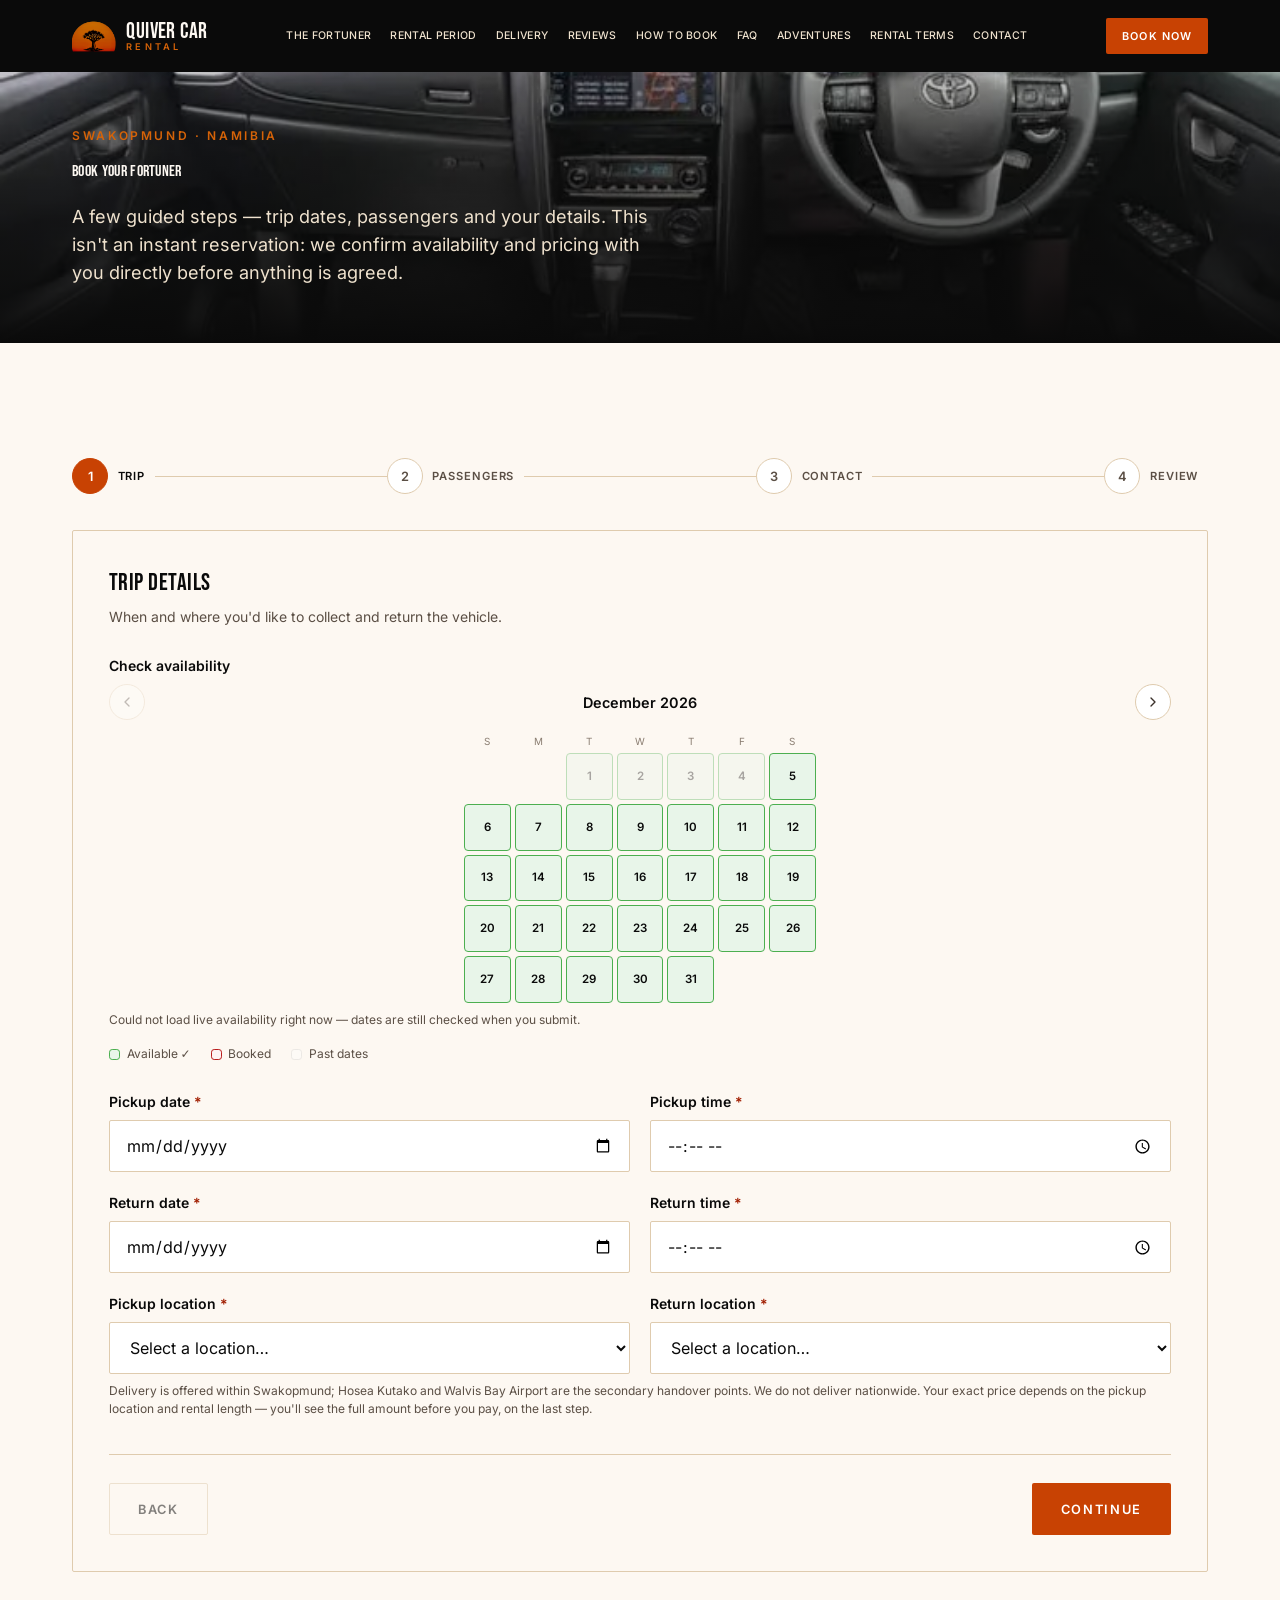
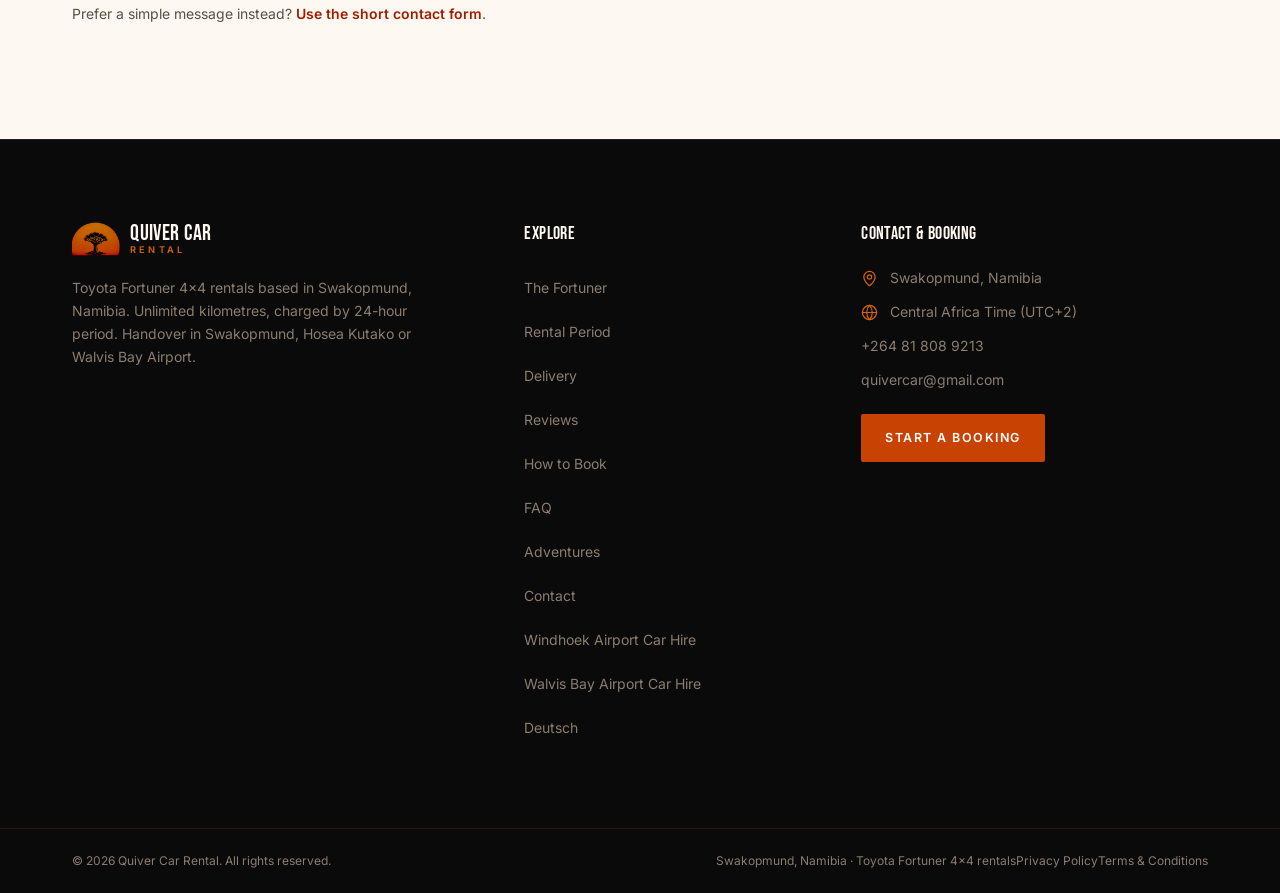
<file: booking.html>
<!DOCTYPE html><html lang="en" class="__variable_52c171 __variable_41d65d"><head><meta charSet="utf-8"/><meta name="viewport" content="width=device-width, initial-scale=1"/><link rel="preload" as="image" href="img/interior.webp"/><link rel="stylesheet" href="_next/static/css/a8dc9301f26d5d79.css" data-precedence="next"/><meta name="theme-color" content="#181210"/><title>Book a 4x4 Car Rental in Swakopmund — Quiver Car Rental</title><meta name="description" content="Request a Toyota Fortuner 4x4 rental in a few guided steps — trip dates, passengers and your details — and we'll confirm availability and pricing directly with you."/><meta name="keywords" content="Namibia car rental booking,Fortuner rental request,Swakopmund car hire booking"/><meta property="og:title" content="Book Your Fortuner — Quiver Car Rental"/><meta property="og:description" content="Request a Toyota Fortuner 4x4 rental in a few guided steps."/><meta property="og:site_name" content="Quiver Car Rental"/><meta property="og:locale" content="en_NA"/><meta property="og:image" content="https://quivercarrental.com/img/interior.webp"/><meta property="og:type" content="website"/><meta name="twitter:card" content="summary_large_image"/><meta name="twitter:title" content="Book Your Fortuner — Quiver Car Rental"/><meta name="twitter:image" content="https://quivercarrental.com/img/interior.webp"/>
<style>
.bk{--ink-950:10 10 10;--ink-700:58 48 42;--ink-600:91 79 69;--ink-400:138 125 113;--sand-50:253 248 242;--sand-100:247 239 227;--sand-300:223 203 174;--sun-500:214 99 8;--sun-600:200 66 3;--sun-700:161 29 0;--red-700:185 28 28;--red-800:153 27 27;--red-50:254 242 242;}
.bk [hidden]{display:none!important}
.bk-card{background:rgb(var(--sand-50));border:1px solid rgb(var(--sand-300));border-radius:.125rem;padding:1.5rem;}
@media (min-width:640px){.bk-card{padding:2.25rem;}}
.bk-steps{display:flex;align-items:center;margin-bottom:2.25rem;}
.bk-dot{flex-shrink:0;display:flex;align-items:center;justify-content:center;width:2.25rem;height:2.25rem;border-radius:9999px;border:1px solid rgb(var(--sand-300));background:#fff;color:rgb(var(--ink-600));font-family:var(--font-body),system-ui,sans-serif;font-size:.8rem;font-weight:600;}
.bk-dot.is-active{background:rgb(var(--sun-600));border-color:rgb(var(--sun-600));color:#fff;}
.bk-dot.is-done{background:rgb(var(--sun-700));border-color:rgb(var(--sun-700));color:#fff;}
.bk-dot-label{display:none;margin-left:.6rem;margin-right:.6rem;font-size:.7rem;font-weight:600;text-transform:uppercase;letter-spacing:.08em;color:rgb(var(--ink-600));}
.bk-dot.is-active + .bk-dot-label,.bk-dot.is-done + .bk-dot-label{color:rgb(var(--ink-950));}
@media (min-width:640px){.bk-dot-label{display:inline;}}
.bk-line{flex:1;height:1px;background:rgb(var(--sand-300));}
.bk-line.is-done{background:rgb(var(--sun-600));}
.bk-step{display:none;}
.bk-step.is-visible{display:block;}
.bk-label{display:block;margin-bottom:.5rem;font-family:var(--font-body),system-ui,sans-serif;font-size:.875rem;font-weight:600;color:rgb(var(--ink-950));}
.bk-req{color:rgb(var(--sun-700));}
.bk-field{width:100%;min-height:52px;border-radius:.125rem;border:1px solid rgb(var(--sand-300));background:#fff;padding:.75rem 1rem;font-family:var(--font-body),system-ui,sans-serif;font-size:1rem;color:rgb(var(--ink-950));transition:border-color .2s ease-out;}
.bk-field:focus{outline:none;border-color:rgb(var(--sun-600));}
.bk-field.is-error{border-color:rgb(var(--red-700));background:rgb(var(--red-50));}
textarea.bk-field{min-height:110px;padding-top:.75rem;}
.bk-hint{margin-top:.5rem;font-size:.75rem;color:rgb(var(--ink-600));}
.bk-error{margin-top:.5rem;font-size:.875rem;color:rgb(var(--red-800));}
.bk-grid-2{display:grid;gap:1.25rem;}
@media (min-width:640px){.bk-grid-2{grid-template-columns:1fr 1fr;}}
.bk-callout{display:flex;gap:1rem;border-left:4px solid rgb(var(--sun-600));background:rgb(var(--sand-100));padding:1.25rem;border-radius:.125rem;font-size:.875rem;line-height:1.65;color:rgb(var(--ink-700));}
.bk-pay-card{border:1px solid rgb(var(--sand-300));border-radius:.25rem;padding:1.5rem;background:linear-gradient(180deg,#fff,rgb(var(--sand-50)));}
@media (min-width:640px){.bk-pay-card{padding:2rem;}}
.bk-pay-head{display:flex;align-items:center;justify-content:space-between;margin-bottom:1.1rem;}
.bk-pay-head-left{display:flex;align-items:center;gap:.6rem;font-family:var(--font-body),system-ui,sans-serif;font-weight:600;color:rgb(var(--ink-950));font-size:.95rem;}
.bk-pay-badge{display:inline-flex;align-items:center;border-radius:9999px;padding:.2rem .65rem;font-size:.62rem;font-weight:700;text-transform:uppercase;letter-spacing:.06em;background:rgb(var(--sun-600));color:#fff;}
.bk-pay-amount{font-family:var(--font-display),Impact,sans-serif;font-size:1.9rem;color:rgb(var(--ink-950));margin-bottom:1.4rem;}
.bk-pay-amount span{display:block;font-family:var(--font-body),system-ui,sans-serif;font-size:.7rem;font-weight:600;text-transform:uppercase;letter-spacing:.06em;color:rgb(var(--ink-600));margin-top:.2rem;}
.bk-pay-breakdown{margin-bottom:1.4rem;}
.bk-pay-row{display:flex;align-items:baseline;justify-content:space-between;gap:1rem;padding:.5rem 0;font-size:.85rem;color:rgb(var(--ink-700));border-bottom:1px solid rgb(var(--sand-100));}
.bk-pay-row-total{border-bottom:none;margin-top:.3rem;padding-top:.8rem;font-family:var(--font-display),Impact,sans-serif;font-size:1.7rem;color:rgb(var(--ink-950));}
.bk-pay-row-total span:first-child{font-family:var(--font-body),system-ui,sans-serif;font-size:.7rem;font-weight:600;text-transform:uppercase;letter-spacing:.06em;color:rgb(var(--ink-600));}
.bk-pay-fields{display:grid;gap:1.1rem;}
.bk-consent{margin-top:1.3rem;}
.bk-consent label{display:flex;align-items:flex-start;gap:.65rem;font-size:.78rem;line-height:1.55;color:rgb(var(--ink-600));}
.bk-consent input{margin-top:.15rem;flex-shrink:0;width:1rem;height:1rem;accent-color:rgb(var(--sun-600));}
.bk-consent a{color:rgb(var(--ink-950));font-weight:600;text-decoration:underline;text-underline-offset:2px;}
.bk-consent a:hover{color:rgb(var(--sun-700));}
.bk-card-number{font-variant-numeric:tabular-nums;letter-spacing:.04em;}
.bk-pay-btn{width:100%;position:relative;}
.bk-pay-fineprint{margin-top:1.25rem;font-size:.72rem;line-height:1.55;color:rgb(var(--ink-600));}
.bk-pay-spinner{display:inline-block;width:1rem;height:1rem;border-radius:9999px;border:2px solid rgba(255,255,255,.4);border-top-color:#fff;margin-right:.5rem;vertical-align:-2px;animation:bk-spin .7s linear infinite;}
@keyframes bk-spin{to{transform:rotate(360deg);}}
.bk-btn{display:inline-flex;min-height:52px;align-items:center;justify-content:center;gap:.6rem;border-radius:.125rem;padding:0 1.75rem;font-family:var(--font-body),system-ui,sans-serif;font-size:.8rem;font-weight:600;text-transform:uppercase;letter-spacing:.13em;border:1px solid transparent;transition:background-color .2s ease-out,border-color .2s ease-out,color .2s ease-out;}
.bk-btn-primary{background:rgb(var(--sun-600));color:#fff;}
.bk-btn-primary:hover{background:rgb(var(--sun-700));}
.bk-btn-outline{border-color:rgb(var(--sand-300));background:transparent;color:rgb(var(--ink-950));}
.bk-btn-outline:hover{border-color:rgb(var(--sun-600));color:rgb(var(--sun-700));}
.bk-btn[disabled]{opacity:.5;pointer-events:none;}
.bk-summary dt{font-size:.7rem;font-weight:600;text-transform:uppercase;letter-spacing:.08em;color:rgb(var(--ink-600));}
.bk-summary dd{margin:0 0 1.1rem;font-size:.95rem;color:rgb(var(--ink-950));}
.bk-summary dd:empty::after{content:"—";color:rgb(var(--ink-400));}
.bk-cal-nav{display:flex;align-items:center;justify-content:space-between;margin-bottom:.85rem}
.bk-cal-navbtn{display:flex;align-items:center;justify-content:center;width:2.25rem;height:2.25rem;flex-shrink:0;border-radius:9999px;border:1px solid rgb(var(--sand-300));background:#fff;color:rgb(var(--ink-700));cursor:pointer;transition:border-color .2s ease-out,color .2s ease-out,transform .15s ease-out}
.bk-cal-navbtn:hover:not(:disabled){border-color:rgb(var(--sun-600));color:rgb(var(--sun-700))}
.bk-cal-navbtn:active:not(:disabled){transform:scale(0.92)}
.bk-cal-navbtn:disabled{opacity:.3;cursor:not-allowed}
.bk-cal-navlabel{font-family:var(--font-body),system-ui,sans-serif;font-weight:600;font-size:.9rem;color:rgb(var(--ink-950))}
.bk-cal-grid{display:grid;grid-template-columns:repeat(7,1fr);gap:.25rem;max-width:22rem;margin:0 auto}
.bk-cal-dow{text-align:center;font-size:.62rem;text-transform:uppercase;letter-spacing:.03em;color:rgb(var(--ink-400))}
.bk-cal-day{aspect-ratio:1;display:flex;align-items:center;justify-content:center;font-size:.72rem;border-radius:.25rem;color:rgb(var(--ink-950));background:rgb(232 245 233);border:1px solid rgb(76 175 80);font-weight:600;cursor:pointer;transition:all .2s}
.bk-cal-day:hover:not(.is-blocked){background:rgb(76 175 80);color:white}
.bk-cal-day.is-blocked{background:rgb(var(--red-50));color:rgb(var(--red-700));text-decoration:line-through;cursor:not-allowed;border:1px solid rgb(var(--red-700))}
.bk-cal-day.is-past{opacity:.35;cursor:not-allowed}
.bk-cal-legend{display:flex;flex-wrap:wrap;gap:1.25rem;margin-top:1rem;font-size:.75rem;color:rgb(var(--ink-600));align-items:center}
.bk-cal-swatch{display:inline-block;width:.7rem;height:.7rem;border-radius:.2rem;margin-right:.4rem;vertical-align:middle}
</style>
<link rel="icon" href="favicon.ico" sizes="any"/><link rel="icon" href="favicon-32x32.png" sizes="32x32" type="image/png"/><link rel="icon" href="favicon-16x16.png" sizes="16x16" type="image/png"/><link rel="apple-touch-icon" href="apple-touch-icon.png"/><style>
header nav[aria-label="Primary"] ul{gap:.1rem}
header nav[aria-label="Primary"] a{padding-left:.55rem;padding-right:.55rem;padding-top:.5rem;padding-bottom:.5rem;font-size:.66rem;letter-spacing:.03em}
header .container-q{gap:1rem}
header a[class~="bg-sun-600"]{padding-left:1rem;padding-right:1rem;padding-top:.6rem;padding-bottom:.6rem;font-size:.68rem}
</style><meta name="robots" content="index, follow, max-image-preview:large, max-snippet:-1, max-video-preview:-1"/><link rel="canonical" href="https://quivercarrental.com/booking"/><meta property="og:url" content="https://quivercarrental.com/booking"/><meta name="geo.region" content="NA-ER"/><meta name="geo.placename" content="Swakopmund, Namibia"/><meta name="geo.position" content="-22.6792;14.5272"/><meta name="ICBM" content="-22.6792, 14.5272"/><script type="application/ld+json">{"@context":"https://schema.org","@graph":[{"@type":"WebPage","@id":"https://quivercarrental.com/booking#webpage","url":"https://quivercarrental.com/booking","name":"Book a 4x4 Car Rental in Swakopmund","description":"Request a Toyota Fortuner 4x4 rental in guided steps: trip dates, passengers and your details.","isPartOf":{"@id":"https://quivercarrental.com/#website"},"about":{"@id":"https://quivercarrental.com/#business"},"inLanguage":"en"},{"@type":"BreadcrumbList","itemListElement":[{"@type":"ListItem","position":1,"name":"Home","item":"https://quivercarrental.com/"},{"@type":"ListItem","position":2,"name":"Book","item":"https://quivercarrental.com/booking"}]}]}</script></head><body class="min-h-dvh"><a href="#main" class="sr-only focus:not-sr-only focus:fixed focus:left-4 focus:top-4 focus:z-[200] focus:rounded focus:bg-ink-950 focus:px-5 focus:py-3 focus:text-sm focus:font-semibold focus:text-sand-50">Skip to main content</a><header class="fixed inset-x-0 top-0 z-50 bg-ink-950"><div class="container-q flex h-[72px] items-center justify-between gap-6"><a class="flex shrink-0 items-center gap-2.5" aria-label="Quiver Car Rental — home" href="/"><img alt="" width="44" height="34" decoding="async" class="h-[34px] w-auto" src="img/mark.png"/><span class="flex flex-col leading-none"><span class="whitespace-nowrap font-display text-[1.35rem] tracking-display text-sand-50">Quiver Car</span><span class="font-body text-[0.58rem] font-semibold uppercase tracking-[0.34em] text-sun-500">Rental</span></span></a><nav aria-label="Primary" class="hidden lg:block"><ul class="flex items-center gap-1"><li><a class="relative block whitespace-nowrap rounded px-2.5 py-2 text-[0.74rem] font-medium uppercase tracking-[0.08em] transition-colors duration-200 text-sand-200 hover:text-sand-50" href="/#vehicle">The Fortuner</a></li><li><a class="relative block whitespace-nowrap rounded px-2.5 py-2 text-[0.74rem] font-medium uppercase tracking-[0.08em] transition-colors duration-200 text-sand-200 hover:text-sand-50" href="/#rates">Rental Period</a></li><li><a class="relative block whitespace-nowrap rounded px-2.5 py-2 text-[0.74rem] font-medium uppercase tracking-[0.08em] transition-colors duration-200 text-sand-200 hover:text-sand-50" href="/#delivery">Delivery</a></li><li><a class="relative block whitespace-nowrap rounded px-2.5 py-2 text-[0.74rem] font-medium uppercase tracking-[0.08em] transition-colors duration-200 text-sand-200 hover:text-sand-50" href="/#reviews">Reviews</a></li><li><a class="relative block whitespace-nowrap rounded px-2.5 py-2 text-[0.74rem] font-medium uppercase tracking-[0.08em] transition-colors duration-200 text-sand-200 hover:text-sand-50" href="/#booking">How to Book</a></li><li><a class="relative block whitespace-nowrap rounded px-2.5 py-2 text-[0.74rem] font-medium uppercase tracking-[0.08em] transition-colors duration-200 text-sand-200 hover:text-sand-50" href="/#faq">FAQ</a></li><li><a class="relative block whitespace-nowrap rounded px-2.5 py-2 text-[0.74rem] font-medium uppercase tracking-[0.08em] transition-colors duration-200 text-sand-200 hover:text-sand-50" href="/adventures">Adventures</a></li><li><a class="relative block whitespace-nowrap rounded px-2.5 py-2 text-[0.74rem] font-medium uppercase tracking-[0.08em] transition-colors duration-200 text-sand-200 hover:text-sand-50" href="/terms">Rental Terms</a></li><li><a class="relative block whitespace-nowrap rounded px-2.5 py-2 text-[0.74rem] font-medium uppercase tracking-[0.08em] transition-colors duration-200 text-sand-200 hover:text-sand-50" href="/contact">Contact</a></li></ul></nav><div class="flex items-center gap-2"><a class="hidden whitespace-nowrap rounded-sm bg-sun-600 px-5 py-3 text-[0.75rem] font-semibold uppercase tracking-[0.1em] text-white transition-colors duration-200 hover:bg-sun-700 sm:inline-block" href="/booking" aria-current="page">Book Now</a><button type="button" id="mobile-menu-btn" aria-label="Open navigation menu" aria-expanded="false" class="grid h-12 w-12 place-items-center rounded-sm text-sand-50 transition-colors duration-200 hover:bg-white/10 lg:hidden"><svg xmlns="http://www.w3.org/2000/svg" width="24" height="24" viewBox="0 0 24 24" fill="none" stroke="currentColor" stroke-width="1.75" stroke-linecap="round" stroke-linejoin="round"><line x1="4" x2="20" y1="12" y2="12"></line><line x1="4" x2="20" y1="6" y2="6"></line><line x1="4" x2="20" y1="18" y2="18"></line></svg></button></div></div><nav id="mobile-menu" hidden aria-label="Mobile" class="lg:hidden border-t border-ink-800 bg-ink-950"><ul class="container-q flex flex-col py-3">
<li><a class="block py-3 text-sm uppercase tracking-[0.08em] text-sand-200 hover:text-sand-50" href="/#vehicle">The Fortuner</a></li>
<li><a class="block py-3 text-sm uppercase tracking-[0.08em] text-sand-200 hover:text-sand-50" href="/#rates">Rental Period</a></li>
<li><a class="block py-3 text-sm uppercase tracking-[0.08em] text-sand-200 hover:text-sand-50" href="/#delivery">Delivery</a></li>
<li><a class="block py-3 text-sm uppercase tracking-[0.08em] text-sand-200 hover:text-sand-50" href="/#reviews">Reviews</a></li>
<li><a class="block py-3 text-sm uppercase tracking-[0.08em] text-sand-200 hover:text-sand-50" href="/#booking">How to Book</a></li>
<li><a class="block py-3 text-sm uppercase tracking-[0.08em] text-sand-200 hover:text-sand-50" href="/#faq">FAQ</a></li>
<li><a class="block py-3 text-sm uppercase tracking-[0.08em] text-sand-200 hover:text-sand-50" href="/adventures">Adventures</a></li>
<li><a class="block py-3 text-sm uppercase tracking-[0.08em] text-sand-200 hover:text-sand-50" href="/terms">Rental Terms</a></li>
<li><a class="block py-3 text-sm uppercase tracking-[0.08em] text-sand-200 hover:text-sand-50" href="/contact">Contact</a></li>
</ul></nav></header><main id="main" class="bk"><section class="relative isolate overflow-hidden bg-ink-950"><img alt="The cabin of a Toyota Fortuner, showing the dashboard and steering wheel" loading="eager" decoding="async" class="absolute inset-0 -z-10 h-full w-full object-cover opacity-40" src="img/interior.webp"/><div aria-hidden="true" class="absolute inset-0 -z-10 bg-gradient-to-t from-ink-950 via-ink-950/70 to-ink-950/40"></div><div class="container-q relative w-full pb-14 pt-32 sm:pb-16"><p class="eyebrow-on-dark mb-5">Swakopmund · Namibia</p><h1 class="max-w-[24ch] font-display text-[clamp(2.1rem,6.5vw,3.8rem)] leading-[0.98] tracking-display text-sand-50">Book Your Fortuner</h1><p class="mt-6 max-w-[54ch] text-base leading-relaxed text-sand-200 sm:text-lg">A few guided steps — trip dates, passengers and your details. This isn't an instant reservation: we confirm availability and pricing with you directly before anything is agreed.</p></div></section><section class="section-y"><div class="container-q max-w-[42rem]">

<div class="bk-steps" id="bkSteps" role="list" aria-label="Booking progress">
<div class="bk-dot is-active" data-dot="1" role="listitem" aria-current="step">1</div><span class="bk-dot-label">Trip</span>
<div class="bk-line" data-line="1"></div>
<div class="bk-dot" data-dot="2" role="listitem">2</div><span class="bk-dot-label">Passengers</span>
<div class="bk-line" data-line="2"></div>
<div class="bk-dot" data-dot="3" role="listitem">3</div><span class="bk-dot-label">Contact</span>
<div class="bk-line" data-line="3"></div>
<div class="bk-dot" data-dot="4" role="listitem">4</div><span class="bk-dot-label">Review</span>
</div>

<form id="bkForm" novalidate class="bk-card">

<div class="bk-step is-visible" data-step="1">
<h2 class="font-display text-2xl tracking-display text-ink-950">Trip details</h2>
<p class="mt-2 text-sm text-ink-600">When and where you'd like to collect and return the vehicle.</p>

<div class="mt-7">
<span class="bk-label">Check availability</span>
<div class="bk-cal-nav">
<button type="button" class="bk-cal-navbtn" id="calPrev" aria-label="Previous month"><svg xmlns="http://www.w3.org/2000/svg" width="16" height="16" viewBox="0 0 24 24" fill="none" stroke="currentColor" stroke-width="2" stroke-linecap="round" stroke-linejoin="round" aria-hidden="true"><path d="m15 18-6-6 6-6"></path></svg></button>
<span class="bk-cal-navlabel" id="calMonthLabel"></span>
<button type="button" class="bk-cal-navbtn" id="calNext" aria-label="Next month"><svg xmlns="http://www.w3.org/2000/svg" width="16" height="16" viewBox="0 0 24 24" fill="none" stroke="currentColor" stroke-width="2" stroke-linecap="round" stroke-linejoin="round" aria-hidden="true"><path d="m9 18 6-6-6-6"></path></svg></button>
</div>
<div id="availabilityCalendar"></div>
<p class="bk-hint" id="availabilityHint">Loading availability…</p>
<div class="bk-cal-legend">
<span><span class="bk-cal-swatch" style="background:rgb(232 245 233);border:1px solid rgb(76 175 80)"></span>Available ✓</span>
<span><span class="bk-cal-swatch" style="background:rgb(254 242 242);border:1px solid rgb(var(--red-700))"></span>Booked</span>
<span><span class="bk-cal-swatch" style="opacity:.35;background:#fff;border:1px solid #ccc"></span>Past dates</span>
</div>
</div>

<div class="bk-grid-2 mt-7">
<div><label class="bk-label" for="pickupDate">Pickup date <span class="bk-req">*</span></label><input class="bk-field" type="date" id="pickupDate" required/><p class="bk-error" id="err-pickupDate" role="alert" hidden></p></div>
<div><label class="bk-label" for="pickupTime">Pickup time <span class="bk-req">*</span></label><input class="bk-field" type="time" id="pickupTime" required/><p class="bk-error" id="err-pickupTime" role="alert" hidden></p></div>
</div>
<div class="bk-grid-2 mt-5">
<div><label class="bk-label" for="returnDate">Return date <span class="bk-req">*</span></label><input class="bk-field" type="date" id="returnDate" required/><p class="bk-error" id="err-returnDate" role="alert" hidden></p></div>
<div><label class="bk-label" for="returnTime">Return time <span class="bk-req">*</span></label><input class="bk-field" type="time" id="returnTime" required/><p class="bk-error" id="err-returnTime" role="alert" hidden></p></div>
</div>
<div class="bk-grid-2 mt-5">
<div><label class="bk-label" for="pickupLocation">Pickup location <span class="bk-req">*</span></label>
<select class="bk-field" id="pickupLocation" required>
<option value="">Select a location…</option>
<option>Swakopmund</option>
<option>Hosea Kutako International Airport (Windhoek)</option>
<option>Walvis Bay International Airport</option>
</select><p class="bk-error" id="err-pickupLocation" role="alert" hidden></p></div>
<div><label class="bk-label" for="returnLocation">Return location <span class="bk-req">*</span></label>
<select class="bk-field" id="returnLocation" required>
<option value="">Select a location…</option>
<option>Swakopmund</option>
<option>Hosea Kutako International Airport (Windhoek)</option>
<option>Walvis Bay International Airport</option>
</select><p class="bk-error" id="err-returnLocation" role="alert" hidden></p></div>
</div>
<p class="bk-hint">Delivery is offered within Swakopmund; Hosea Kutako and Walvis Bay Airport are the secondary handover points. We do not deliver nationwide. Your exact price depends on the pickup location and rental length — you'll see the full amount before you pay, on the last step.</p>
</div>

<div class="bk-step" data-step="2">
<h2 class="font-display text-2xl tracking-display text-ink-950">Passengers &amp; driver requirements</h2>
<p class="mt-2 text-sm text-ink-600">Who is travelling, and what to bring at collection.</p>
<div class="mt-7"><label class="bk-label" for="fullName">Full name <span class="bk-req">*</span></label><input class="bk-field" type="text" id="fullName" autocomplete="name" required/><p class="bk-error" id="err-fullName" role="alert" hidden></p></div>
<div class="bk-grid-2 mt-5">
<div><label class="bk-label" for="numAdults">Number of adults <span class="bk-req">*</span></label><input class="bk-field" type="number" id="numAdults" min="1" step="1" value="1" required/><p class="bk-error" id="err-numAdults" role="alert" hidden></p></div>
<div><label class="bk-label" for="numChildren">Number of children</label><input class="bk-field" type="number" id="numChildren" min="0" step="1" value="0"/></div>
</div>
<div class="bk-grid-2 mt-5">
<div><label class="bk-label" for="emergencyName">Emergency contact name <span class="bk-req">*</span></label><input class="bk-field" type="text" id="emergencyName" autocomplete="off"/><p class="bk-error" id="err-emergencyName" role="alert" hidden></p></div>
<div><label class="bk-label" for="emergencyPhone">Emergency contact phone number <span class="bk-req">*</span></label><input class="bk-field" type="tel" id="emergencyPhone" autocomplete="off"/><p class="bk-error" id="err-emergencyPhone" role="alert" hidden></p></div>
</div>
<p class="bk-hint">Someone we can call if we're unable to reach you during your rental — a family member, friend, or colleague.</p>
<div class="mt-7 bk-callout"><svg xmlns="http://www.w3.org/2000/svg" width="20" height="20" viewBox="0 0 24 24" fill="none" stroke="currentColor" stroke-width="1.75" stroke-linecap="round" stroke-linejoin="round" class="mt-0.5 shrink-0 text-sun-700" aria-hidden="true" style="flex-shrink:0"><path d="M14.5 4h-5L7 7H4a1 1 0 0 0-1 1v10a1 1 0 0 0 1 1h16a1 1 0 0 0 1-1V8a1 1 0 0 0-1-1h-3l-2.5-3Z"></path><circle cx="12" cy="13" r="3"></circle></svg><span><span class="font-semibold text-ink-950">What to bring:</span> a valid identification document, a passport and a driver's licence. A refundable deposit of N$3,500 applies — returned in full if there is no damage to the vehicle (see the rental contract). Quiver Car Rental also carries passenger liability insurance on every vehicle.</span></div>
<div class="bk-grid-2 mt-6">
<div><label class="bk-label" for="idNumber">ID or passport number <span class="text-ink-400" style="text-transform:none;letter-spacing:normal;font-weight:400;">(optional)</span></label><input class="bk-field" type="text" id="idNumber"/></div>
<div><label class="bk-label" for="licenceNumber">Driver's licence number <span class="text-ink-400" style="text-transform:none;letter-spacing:normal;font-weight:400;">(optional)</span></label><input class="bk-field" type="text" id="licenceNumber"/></div>
</div>
<div class="bk-grid-2 mt-5">
<div><label class="bk-label" for="idDocument">Photo of ID or passport <span class="bk-req">*</span></label><input class="bk-field" type="file" id="idDocument" accept="image/*,.pdf" required/><p class="bk-hint" id="idDocumentHint">A clear photo or scan — attached to your booking confirmation.</p><p class="bk-error" id="err-idDocument" role="alert" hidden></p></div>
<div><label class="bk-label" for="licenceDocument">Photo of driver's licence <span class="bk-req">*</span></label><input class="bk-field" type="file" id="licenceDocument" accept="image/*,.pdf" required/><p class="bk-hint" id="licenceDocumentHint">A clear photo or scan — attached to your booking confirmation.</p><p class="bk-error" id="err-licenceDocument" role="alert" hidden></p></div>
</div>
</div>

<div class="bk-step" data-step="3">
<h2 class="font-display text-2xl tracking-display text-ink-950">Your contact details</h2>
<p class="mt-2 text-sm text-ink-600">So we can confirm availability and send your quote.</p>
<div class="bk-grid-2 mt-7">
<div><label class="bk-label" for="email">Email address <span class="bk-req">*</span></label><input class="bk-field" type="email" id="email" autocomplete="email" required/><p class="bk-error" id="err-email" role="alert" hidden></p></div>
<div><label class="bk-label" for="phone">WhatsApp number <span class="bk-req">*</span></label><input class="bk-field" type="tel" id="phone" autocomplete="tel" required/><p class="bk-error" id="err-phone" role="alert" hidden></p></div>
</div>
<div class="mt-5"><label class="bk-label" for="country">Country of residence</label>
<select class="bk-field" id="country">
<option value="">Select a country…</option>
<option>Namibia</option><option>South Africa</option><option>Angola</option><option>Botswana</option><option>Zambia</option><option>Zimbabwe</option><option>Germany</option><option>Austria</option><option>Switzerland</option><option>Netherlands</option><option>Belgium</option><option>France</option><option>United Kingdom</option><option>Ireland</option><option>Italy</option><option>Spain</option><option>Portugal</option><option>Sweden</option><option>Norway</option><option>Denmark</option><option>Finland</option><option>Poland</option><option>Australia</option><option>New Zealand</option><option>United States</option><option>Canada</option><option>Other</option>
</select>
<p class="bk-hint">Optional — helps us judge the time difference before calling.</p></div>
<div class="mt-5"><label class="bk-label" for="notes">Anything else we should know?</label><textarea class="bk-field" id="notes" rows="4"></textarea>
<p class="bk-hint">Optional — extra stops, cross-border plans, flight numbers, etc.</p></div>
</div>

<div class="bk-step" data-step="4">
<h2 class="font-display text-2xl tracking-display text-ink-950">Review &amp; pay</h2>
<p class="mt-2 text-sm text-ink-600">Check the details below, then pay to confirm instantly.</p>
<img class="mt-6 w-full h-auto rounded-sm" src="img/fortuner-review.webp" alt="Toyota Fortuner 4x4 — your rental vehicle" loading="lazy"/>
<dl class="bk-summary mt-7" id="bkSummary"></dl>

<div id="depositInfo" class="bk-pay-card">
<div class="bk-pay-head">
<div class="bk-pay-head-left"><svg xmlns="http://www.w3.org/2000/svg" width="18" height="18" viewBox="0 0 24 24" fill="none" stroke="currentColor" stroke-width="1.75" stroke-linecap="round" stroke-linejoin="round" aria-hidden="true"><rect width="20" height="14" x="2" y="5" rx="2"></rect><line x1="2" x2="22" y1="10" y2="10"></line></svg><span>Pay for your booking</span></div>

</div>
<div class="bk-pay-breakdown" id="payBreakdown">
<div class="bk-pay-row"><span id="payDaysLabel">Rental</span><span id="payRentalAmount">N$0</span></div>
<div class="bk-pay-row"><span>Refundable deposit</span><span id="payDepositAmount">N$0</span></div>
<div class="bk-pay-row bk-pay-row-total"><span>Total due now</span><span id="payTotalAmount">N$0</span></div>
</div>
<div class="bk-pay-fields">
<div><label class="bk-label" for="cardName">Name on card <span class="bk-req">*</span></label><input class="bk-field" type="text" id="cardName" autocomplete="cc-name"/><p class="bk-error" id="err-cardName" role="alert" hidden></p></div>
<div><label class="bk-label" for="cardNumber">Card number <span class="bk-req">*</span></label><input class="bk-field bk-card-number" type="text" id="cardNumber" inputmode="numeric" autocomplete="cc-number" placeholder="0000 0000 0000 0000" maxlength="19"/><p class="bk-error" id="err-cardNumber" role="alert" hidden></p></div>
<div class="bk-grid-2">
<div><label class="bk-label" for="cardExpiry">Expiry <span class="bk-req">*</span></label><input class="bk-field" type="text" id="cardExpiry" inputmode="numeric" autocomplete="cc-exp" placeholder="MM/YY" maxlength="5"/><p class="bk-error" id="err-cardExpiry" role="alert" hidden></p></div>
<div><label class="bk-label" for="cardCvv">CVV <span class="bk-req">*</span></label><input class="bk-field" type="text" id="cardCvv" inputmode="numeric" autocomplete="cc-csc" placeholder="123" maxlength="4"/><p class="bk-error" id="err-cardCvv" role="alert" hidden></p></div>
</div>
</div>

<div class="bk-consent"><label><input type="checkbox" id="consentAgree"/><span>I agree to the <a href="/privacy" target="_blank" rel="noopener">Privacy Policy</a> and <a href="/terms" target="_blank" rel="noopener">Terms &amp; Conditions</a>, and I consent to Quiver Car Rental processing my personal information — including my ID/passport and driver's licence details — to process this booking.</span></label><p class="bk-error" id="err-consentAgree" role="alert" hidden></p></div>

<p class="bk-error" id="err-submit" role="alert" hidden></p>

<div class="mt-6" id="submitRow">
<button type="button" id="submitBooking" class="bk-btn bk-btn-primary bk-pay-btn"><span id="submitBookingLabel">Pay N$0</span></button>
</div>

<p class="bk-pay-fineprint">After you submit, we hold your dates for 24 hours and you pay securely on PayToday using your booking reference. Your N$3,500 deposit is refundable — returned in full after your rental if there is no damage to the vehicle. Your ID/passport and driver's licence photos are sent securely to us with your booking.</p>
</div>

<div id="afterSubmit" hidden>
<div class="bk-callout" style="border-color:rgb(22 101 52);background:rgb(220 252 231);color:rgb(22 101 52)">
<svg xmlns="http://www.w3.org/2000/svg" width="20" height="20" viewBox="0 0 24 24" fill="none" stroke="currentColor" stroke-width="1.75" stroke-linecap="round" stroke-linejoin="round" style="flex-shrink:0" aria-hidden="true"><path d="M22 11.08V12a10 10 0 1 1-5.93-9.14"></path><path d="m9 11 3 3L22 4"></path></svg>
<span><span class="font-semibold">Booking received — reference <span id="bookingRef"></span>.</span> Your dates are held until <span id="holdExpiry"></span>. <strong>Your booking is confirmed once payment is received.</strong></span>
</div>
<div class="bk-callout mt-4" style="flex-direction:column;align-items:flex-start;gap:.75rem"><div><span class="font-semibold">Next step: pay <span id="payTodayAmount"></span>.</span> You will be taken to PayToday's secure checkout with the amount already set, then returned here. This includes the N$3,500 refundable deposit.</div><button type="button" id="payNowBtn" class="bk-btn bk-btn-primary">Pay securely</button><p class="bk-error" id="err-pay" role="alert" hidden></p><a href="/view-booking" style="text-decoration:underline">View my booking anytime</a></div>
<p class="bk-hint mt-4">Want to reach us directly too? Optional — not required to confirm your booking.</p>
<div class="mt-3 flex flex-col gap-3 sm:flex-row">
<button type="button" id="sendWhatsapp" class="bk-btn bk-btn-outline">Send via WhatsApp</button>
<button type="button" id="sendEmail" class="bk-btn bk-btn-outline">Send via Email</button>
</div>
</div>

</div>

<div class="mt-9 flex items-center justify-between border-t border-sand-300 pt-7">
<button type="button" id="bkBack" class="bk-btn bk-btn-outline" disabled>Back</button>
<button type="button" id="bkNext" class="bk-btn bk-btn-primary">Continue</button>
</div>

</form>

<p class="mt-8 text-center text-sm text-ink-600">Prefer a simple message instead? <a class="font-semibold text-sun-700 hover:text-sun-600" href="/contact">Use the short contact form</a>.</p>

</div></section></main><footer class="border-t border-ink-800 bg-ink-950 text-sand-200"><div class="container-q grid gap-12 py-16 md:grid-cols-[1.4fr_1fr_1.2fr] md:py-20"><div><div class="flex items-center gap-2.5"><img alt="" loading="lazy" width="48" height="37" decoding="async" class="h-[37px] w-auto" src="img/mark.png"/><span class="flex flex-col leading-none"><span class="font-display text-[1.4rem] tracking-display text-sand-50">Quiver Car</span><span class="text-[0.58rem] font-semibold uppercase tracking-[0.34em] text-sun-500">Rental</span></span></div><p class="mt-5 max-w-[42ch] text-sm leading-relaxed text-ink-400">Toyota Fortuner 4x4 rentals based in Swakopmund, Namibia. Unlimited kilometres, charged by 24-hour period. Handover in Swakopmund, Hosea Kutako or Walvis Bay Airport.</p></div><nav aria-label="Footer"><h2 class="mb-5 font-display text-lg tracking-display text-sand-50">Explore</h2><ul class="space-y-1"><li><a class="inline-flex min-h-[40px] items-center text-sm text-ink-400 transition-colors duration-200 hover:text-sun-500" href="/#vehicle">The Fortuner</a></li><li><a class="inline-flex min-h-[40px] items-center text-sm text-ink-400 transition-colors duration-200 hover:text-sun-500" href="/#rates">Rental Period</a></li><li><a class="inline-flex min-h-[40px] items-center text-sm text-ink-400 transition-colors duration-200 hover:text-sun-500" href="/#delivery">Delivery</a></li><li><a class="inline-flex min-h-[40px] items-center text-sm text-ink-400 transition-colors duration-200 hover:text-sun-500" href="/#reviews">Reviews</a></li><li><a class="inline-flex min-h-[40px] items-center text-sm text-ink-400 transition-colors duration-200 hover:text-sun-500" href="/#booking">How to Book</a></li><li><a class="inline-flex min-h-[40px] items-center text-sm text-ink-400 transition-colors duration-200 hover:text-sun-500" href="/#faq">FAQ</a></li><li><a class="inline-flex min-h-[40px] items-center text-sm text-ink-400 transition-colors duration-200 hover:text-sun-500" href="/adventures">Adventures</a></li><li><a class="inline-flex min-h-[40px] items-center text-sm text-ink-400 transition-colors duration-200 hover:text-sun-500" href="/contact">Contact</a></li><li><a class="inline-flex min-h-[40px] items-center text-sm text-ink-400 transition-colors duration-200 hover:text-sun-500" href="/car-rental-windhoek-airport">Windhoek Airport Car Hire</a></li><li><a class="inline-flex min-h-[40px] items-center text-sm text-ink-400 transition-colors duration-200 hover:text-sun-500" href="/car-rental-walvis-bay-airport">Walvis Bay Airport Car Hire</a></li><li><a class="inline-flex min-h-[40px] items-center text-sm text-ink-400 transition-colors duration-200 hover:text-sun-500" href="/de">Deutsch</a></li></ul></nav><div><h2 class="mb-5 font-display text-lg tracking-display text-sand-50">Contact &amp; Booking</h2><ul class="space-y-3.5 text-sm"><li class="flex gap-3"><svg xmlns="http://www.w3.org/2000/svg" width="17" height="17" viewBox="0 0 24 24" fill="none" stroke="currentColor" stroke-width="1.75" stroke-linecap="round" stroke-linejoin="round" class="mt-0.5 shrink-0 text-sun-500" aria-hidden="true"><path d="M20 10c0 4.993-5.539 10.193-7.399 11.799a1 1 0 0 1-1.202 0C9.539 20.193 4 14.993 4 10a8 8 0 0 1 16 0"></path><circle cx="12" cy="10" r="3"></circle></svg><span class="text-ink-400">Swakopmund, Namibia</span></li><li class="flex gap-3"><svg xmlns="http://www.w3.org/2000/svg" width="17" height="17" viewBox="0 0 24 24" fill="none" stroke="currentColor" stroke-width="1.75" stroke-linecap="round" stroke-linejoin="round" class="mt-0.5 shrink-0 text-sun-500" aria-hidden="true"><circle cx="12" cy="12" r="10"></circle><path d="M12 2a14.5 14.5 0 0 0 0 20 14.5 14.5 0 0 0 0-20"></path><path d="M2 12h20"></path></svg><span class="text-ink-400">Central Africa Time (UTC+2)</span></li><li class="flex gap-3"><a class="text-ink-400 hover:text-sun-500" href="tel:+264818089213">+264 81 808 9213</a></li><li class="flex gap-3"><a class="text-ink-400 hover:text-sun-500" href="mailto:quivercar@gmail.com">quivercar@gmail.com</a></li></ul><a class="mt-6 inline-flex min-h-[48px] items-center rounded-sm bg-sun-600 px-6 text-[0.78rem] font-semibold uppercase tracking-[0.12em] text-white transition-colors duration-200 hover:bg-sun-700" href="/booking">Start a booking</a></div></div><div class="border-t border-ink-800"><div class="container-q flex flex-col gap-2 py-6 text-xs text-ink-400 sm:flex-row sm:items-center sm:justify-between"><p>© 2026 Quiver Car Rental. All rights reserved.</p><div class="flex flex-wrap items-center gap-x-5 gap-y-1"><span>Swakopmund, Namibia · Toyota Fortuner 4x4 rentals</span><a class="hover:text-sun-500" href="/privacy">Privacy Policy</a><a class="hover:text-sun-500" href="/terms">Terms &amp; Conditions</a></div></div></div></footer><a href="https://wa.me/264818089213?text=Hi%20Quiver%20Car%20Rental%2C%20I%20would%20like%20to%20enquire%20about%20renting%20the%20Fortuner." target="_blank" rel="noopener noreferrer" aria-label="Chat with Quiver Car Rental on WhatsApp" class="fixed bottom-6 right-6 z-50 grid h-14 w-14 place-items-center rounded-full bg-sun-600 text-white shadow-lg transition-transform hover:scale-105"><svg xmlns="http://www.w3.org/2000/svg" width="24" height="24" viewBox="0 0 24 24" fill="none" stroke="currentColor" stroke-width="2" stroke-linecap="round" stroke-linejoin="round" aria-hidden="true"><path d="M7.9 20A9 9 0 1 0 4 16.1L2 22Z"></path></svg></a><script>document.getElementById('mobile-menu-btn').addEventListener('click',function(){var m=document.getElementById('mobile-menu');var open=!m.hidden;m.hidden=open;this.setAttribute('aria-expanded',String(!open));});</script>
<script src="https://cdnjs.cloudflare.com/ajax/libs/gsap/3.12.5/gsap.min.js"></script>
<script>
(function(){
"use strict";
var WHATSAPP_NUMBER = "264818089213";
var EMAIL_ADDRESS = "quivercar@gmail.com";
var LOCATIONS = ["Swakopmund","Hosea Kutako International Airport (Windhoek)","Walvis Bay International Airport"];
var LOCATION_RATES = {
  "Swakopmund": 1850,
  "Walvis Bay International Airport": 1900,
  "Hosea Kutako International Airport (Windhoek)": 2050
};
var DEPOSIT_AMOUNT = 3500;
// Set this once a hosted-checkout deposit link (PayToday / PayGate / Ozow, etc.) is ready.
// When set, a confirmed booking redirects here instead of falling back to WhatsApp/email.
// Expected shape: a base URL that accepts amount/reference/return_url query params.
var PAY_API = "https://quiver-bookings-api-production.kevingermishuys.workers.dev/api/bookings/pay";

// Supabase configuration for file uploads
var SUPABASE_URL = "https://xgvquuiwdxwgeiodixuw.supabase.co";
var SUPABASE_KEY = "eyJhbGciOiJIUzI1NiIsInR5cCI6IkpXVCJ9.eyJpc3MiOiJzdXBhYmFzZSIsInJlZiI6InhndnF1dWl3ZHh3Z2Vpb2RpeHV3Iiwicm9sZSI6ImFub24iLCJpYXQiOjE3OTAzMTg4MjYsImV4cCI6MjEwNTg5NDgyNn0.fmY_B7jPMsARvWldnuJQXVKNNUXOtY-gl-3XdNqFjFY";

var totalSteps = 4;
var currentStep = 1;
var blockedRanges = [];
var lastBooking = null;

function rangesOverlap(aStart, aEnd, bStart, bEnd){
  return aStart <= bEnd && aEnd >= bStart;
}
function hasConflict(start, end){
  return blockedRanges.some(function(r){ return rangesOverlap(start, end, r.start, r.end); });
}

var calendarOffset = 0;
var CALENDAR_MAX_MONTHS_AHEAD = 24;
var monthNames = ["January","February","March","April","May","June","July","August","September","October","November","December"];

function monthAtOffset(offset){
  var today = new Date();
  return new Date(today.getFullYear(), today.getMonth() + offset, 1);
}

function renderAvailabilityCalendar(animate){
  var container = document.getElementById("availabilityCalendar");
  if (!container) return;
  container.innerHTML = "";
  container.className = "";

  var monthStart = monthAtOffset(calendarOffset);
  var dowLabels = ["S","M","T","W","T","F","S"];
  var todayISOStr = todayISO();

  var monthLabel = document.getElementById("calMonthLabel");
  if (monthLabel) monthLabel.textContent = monthNames[monthStart.getMonth()] + " " + monthStart.getFullYear();
  var prevBtn = document.getElementById("calPrev");
  var nextBtn = document.getElementById("calNext");
  if (prevBtn) prevBtn.disabled = calendarOffset <= 0;
  if (nextBtn) nextBtn.disabled = calendarOffset >= CALENDAR_MAX_MONTHS_AHEAD;

  var grid = document.createElement("div");
  grid.className = "bk-cal-grid";
  dowLabels.forEach(function(d){
    var el = document.createElement("div");
    el.className = "bk-cal-dow";
    el.textContent = d;
    grid.appendChild(el);
  });

  var firstDow = monthStart.getDay();
  for (var i = 0; i < firstDow; i++) grid.appendChild(document.createElement("div"));

  var daysInMonth = new Date(monthStart.getFullYear(), monthStart.getMonth() + 1, 0).getDate();
  for (var day = 1; day <= daysInMonth; day++) {
    var d = new Date(monthStart.getFullYear(), monthStart.getMonth(), day);
    var iso = d.getFullYear() + "-" + String(d.getMonth() + 1).padStart(2, "0") + "-" + String(d.getDate()).padStart(2, "0");
    var cell = document.createElement("div");
    cell.className = "bk-cal-day";
    cell.textContent = String(day);
    if (iso < todayISOStr) cell.classList.add("is-past");
    else if (hasConflict(iso, iso)) cell.classList.add("is-blocked");
    grid.appendChild(cell);
  }
  container.appendChild(grid);

  if (animate && window.gsap) {
    gsap.fromTo(grid, { opacity: 0, x: animate === "next" ? 14 : animate === "prev" ? -14 : 0 }, { opacity: 1, x: 0, duration: 0.32, ease: "power2.out" });
  }
}

fetch("https://quiver-bookings-api-production.kevingermishuys.workers.dev/api/bookings/availability")
  .then(function(r){ if (!r.ok) throw new Error("bad response"); return r.json(); })
  .then(function(data){
    blockedRanges = data.blocked || [];
    renderAvailabilityCalendar();
    $("availabilityHint").textContent = "Dates in red are already booked or on hold. This updates live as requests come in.";
  })
  .catch(function(){
    blockedRanges = [];
    renderAvailabilityCalendar();
    $("availabilityHint").textContent = "Could not load live availability right now — dates are still checked when you submit.";
  });

var $ = function(id){ return document.getElementById(id); };

function todayISO(){ return new Date().toISOString().slice(0,10); }
$("pickupDate").min = todayISO();
$("pickupDate").addEventListener("change", function(){
  $("returnDate").min = this.value || todayISO();
  if (this.value) {
    var d = new Date(this.value + "T00:00:00");
    var today = new Date();
    var diff = (d.getFullYear() - today.getFullYear()) * 12 + (d.getMonth() - today.getMonth());
    calendarOffset = Math.min(Math.max(diff, 0), CALENDAR_MAX_MONTHS_AHEAD);
    renderAvailabilityCalendar();
  }
});

$("calPrev").addEventListener("click", function(){
  if (calendarOffset <= 0) return;
  calendarOffset--;
  renderAvailabilityCalendar("prev");
});
$("calNext").addEventListener("click", function(){
  if (calendarOffset >= CALENDAR_MAX_MONTHS_AHEAD) return;
  calendarOffset++;
  renderAvailabilityCalendar("next");
});

function computeDays(){
  var p = $("pickupDate").value, r = $("returnDate").value;
  if (!p || !r) return null;
  var days = Math.round((Date.parse(r) - Date.parse(p)) / 86400000) + 1;
  return days > 0 ? days : null;
}
function computePrice(){
  var loc = $("pickupLocation").value;
  var days = computeDays();
  var rate = LOCATION_RATES[loc];
  if (!loc || !days || !rate) return null;
  return { days: days, rate: rate, total: days * rate, location: loc };
}
function showError(fieldId, message){
  var err = $("err-" + fieldId);
  var field = $(fieldId);
  if (err) { err.textContent = message; err.hidden = false; }
  if (field && field.classList) field.classList.add("is-error");
}
function clearErrors(step){
  document.querySelectorAll('.bk-step[data-step="' + step + '"] .bk-error').forEach(function(el){ el.hidden = true; el.textContent = ""; });
  document.querySelectorAll('.bk-step[data-step="' + step + '"] .bk-field').forEach(function(el){ el.classList.remove("is-error"); });
}

function validateStep(step){
  clearErrors(step);
  var ok = true;
  if (step === 1) {
    if (!$("pickupDate").value) { showError("pickupDate", "Pick a collection date."); ok = false; }
    if (!$("pickupTime").value) { showError("pickupTime", "Pick a collection time."); ok = false; }
    if (!$("returnDate").value) { showError("returnDate", "Pick a return date."); ok = false; }
    if (!$("returnTime").value) { showError("returnTime", "Pick a return time."); ok = false; }
    if (!$("pickupLocation").value) { showError("pickupLocation", "Choose a pickup location."); ok = false; }
    if (!$("returnLocation").value) { showError("returnLocation", "Choose a return location."); ok = false; }
    if (ok && $("returnDate").value < $("pickupDate").value) {
      showError("returnDate", "The return date must be on or after the pickup date."); ok = false;
    }
    if (ok) {
      var days = computeDays();
      if (days !== null && days < 3) {
        showError("returnDate", "A rental requires a minimum of 3 days — those dates are " + days + ". Please extend your dates.");
        ok = false;
      }
    }
    if (ok && hasConflict($("pickupDate").value, $("returnDate").value)) {
      showError("returnDate", "Those dates are already booked. Please choose different dates.");
      ok = false;
    }
  } else if (step === 2) {
    if (!$("fullName").value.trim()) { showError("fullName", "Tell us your name."); ok = false; }
    if (!$("numAdults").value || parseInt($("numAdults").value, 10) < 1) { showError("numAdults", "At least one adult is required."); ok = false; }
    if (!$("emergencyName").value.trim()) { showError("emergencyName", "Please give us an emergency contact name."); ok = false; }
    if (!$("emergencyPhone").value.trim()) { showError("emergencyPhone", "Please give us an emergency contact phone number."); ok = false; }
    if (!$("idDocument").files[0]) { showError("idDocument", "A photo of your ID or passport is required."); ok = false; }
    if (!$("licenceDocument").files[0]) { showError("licenceDocument", "A photo of your driver's licence is required."); ok = false; }
  } else if (step === 3) {
    var email = $("email").value.trim();
    if (!email) { showError("email", "An email address is required."); ok = false; }
    else if (!/^[^\s@]+@[^\s@]+\.[^\s@]+$/.test(email)) { showError("email", "That doesn't look like a valid email address."); ok = false; }
    if (!$("phone").value.trim()) { showError("phone", "A WhatsApp or phone number is required."); ok = false; }
  }
  return ok;
}

function goToStep(step){
  var direction = step > currentStep ? 1 : -1;
  currentStep = step;
  var enteringStep = null;
  document.querySelectorAll(".bk-step").forEach(function(el){
    var isTarget = parseInt(el.getAttribute("data-step"), 10) === step;
    el.classList.toggle("is-visible", isTarget);
    if (isTarget) enteringStep = el;
  });
  if (enteringStep && window.gsap) {
    gsap.fromTo(enteringStep, { opacity: 0, x: 18 * direction }, { opacity: 1, x: 0, duration: 0.38, ease: "power2.out" });
  }
  for (var i = 1; i <= totalSteps; i++) {
    var dot = document.querySelector('.bk-dot[data-dot="' + i + '"]');
    var wasActive = dot.classList.contains("is-active");
    dot.classList.toggle("is-active", i === step);
    dot.classList.toggle("is-done", i < step);
    if (i === step && !wasActive && window.gsap) {
      gsap.fromTo(dot, { scale: 0.7 }, { scale: 1, duration: 0.32, ease: "back.out(2.5)" });
    }
  }
  document.querySelectorAll(".bk-line").forEach(function(line){
    var idx = parseInt(line.getAttribute("data-line"), 10);
    line.classList.toggle("is-done", idx < step);
  });
  $("bkBack").disabled = step === 1;
  $("bkNext").hidden = step === totalSteps;
  if (step === totalSteps) {
    renderSummary();
    updatePaymentAmount();
    lastBooking = null;
    $("submitRow").hidden = false;
    $("afterSubmit").hidden = true;
    $("depositInfo").hidden = false;
    $("err-submit").hidden = true;
    $("submitBooking").disabled = false;
  }
  var card = document.querySelector(".bk-card");
  if (card) card.scrollIntoView({ behavior: "smooth", block: "start" });
}

$("bkNext").addEventListener("click", function(){
  if (!validateStep(currentStep)) {
    var firstError = document.querySelector('.bk-step[data-step="' + currentStep + '"] .bk-error:not([hidden])');
    if (firstError) firstError.scrollIntoView({ behavior: "smooth", block: "center" });
    return;
  }
  if (currentStep < totalSteps) goToStep(currentStep + 1);
});
$("bkBack").addEventListener("click", function(){
  if (currentStep > 1) goToStep(currentStep - 1);
});
$("bkForm").addEventListener("submit", function(e){ e.preventDefault(); });

function priceSummaryText(){
  var p = computePrice();
  if (!p) return "";
  return "N$" + p.total.toLocaleString() + " (" + p.days + " day" + (p.days === 1 ? "" : "s") + " × N$" + p.rate.toLocaleString() + "/day)";
}

function totalDueText(){
  var p = computePrice();
  if (!p) return "";
  var grandTotal = p.total + DEPOSIT_AMOUNT;
  return "N$" + grandTotal.toLocaleString() + " (N$" + p.total.toLocaleString() + " rental + N$" + DEPOSIT_AMOUNT.toLocaleString() + " refundable deposit)";
}

function updatePaymentAmount(){
  var p = computePrice();
  var rental = p ? p.total : 0;
  var grandTotal = rental + DEPOSIT_AMOUNT;
  $("payDaysLabel").textContent = p ? "Rental (" + p.days + " days × N$" + p.rate.toLocaleString() + "/day)" : "Rental";
  $("payRentalAmount").textContent = "N$" + rental.toLocaleString();
  $("payDepositAmount").textContent = "N$" + DEPOSIT_AMOUNT.toLocaleString();
  $("payTotalAmount").textContent = "N$" + grandTotal.toLocaleString();
  $("submitBookingLabel").textContent = "Submit booking — N$" + grandTotal.toLocaleString() + " due";
}

function renderSummary(){
  var rows = [
    ["Pickup", [$("pickupDate").value, $("pickupTime").value].filter(Boolean).join(" ") + " — " + $("pickupLocation").value],
    ["Return", [$("returnDate").value, $("returnTime").value].filter(Boolean).join(" ") + " — " + $("returnLocation").value],
    ["Amount due now", totalDueText()],
    ["Passengers", $("numAdults").value + " adult(s)" + (parseInt($("numChildren").value || "0", 10) > 0 ? ", " + $("numChildren").value + " child(ren)" : "")],
    ["Name", $("fullName").value],
    ["Emergency contact", [$("emergencyName").value, $("emergencyPhone").value].filter(Boolean).join(" — ")],
    ["Email", $("email").value],
    ["WhatsApp / phone", $("phone").value],
    ["Country", $("country").value],
    ["ID / passport number", $("idNumber").value],
    ["Driver's licence number", $("licenceNumber").value],
    ["ID / passport photo", $("idDocument").files[0] ? $("idDocument").files[0].name : ""],
    ["Driver's licence photo", $("licenceDocument").files[0] ? $("licenceDocument").files[0].name : ""],
    ["Notes", $("notes").value]
  ];
  var dl = $("bkSummary");
  dl.innerHTML = "";
  rows.forEach(function(row){
    var dt = document.createElement("dt"); dt.textContent = row[0];
    var dd = document.createElement("dd"); dd.textContent = row[1] || "";
    dl.appendChild(dt); dl.appendChild(dd);
  });
}

function buildMessage(){
  var lines = [
    "Hi Quiver Car Rental, I would like to confirm my booking request for the Fortuner.",
    lastBooking ? "Reference: " + lastBooking.reference + " (dates held until " + lastBooking.holdExpiresAt + ")" : "",
    "",
    "Pickup: " + [$("pickupDate").value, $("pickupTime").value].filter(Boolean).join(" ") + " — " + $("pickupLocation").value,
    "Return: " + [$("returnDate").value, $("returnTime").value].filter(Boolean).join(" ") + " — " + $("returnLocation").value,
    totalDueText() ? "Amount due now: " + totalDueText() : "",
    "Passengers: " + $("numAdults").value + " adult(s)" + (parseInt($("numChildren").value || "0", 10) > 0 ? ", " + $("numChildren").value + " child(ren)" : ""),
    "Name: " + $("fullName").value,
    "Emergency contact: " + $("emergencyName").value + " — " + $("emergencyPhone").value,
    "Email: " + $("email").value,
    "WhatsApp: " + $("phone").value
  ];
  if ($("country").value) lines.push("Country: " + $("country").value);
  if ($("idNumber").value.trim()) lines.push("ID/Passport number: " + $("idNumber").value.trim());
  if ($("licenceNumber").value.trim()) lines.push("Driver's licence number: " + $("licenceNumber").value.trim());
  if ($("idDocument").files[0]) lines.push("ID/Passport photo: " + $("idDocument").files[0].name + " (attach separately — not sent by this message)");
  if ($("licenceDocument").files[0]) lines.push("Driver's licence photo: " + $("licenceDocument").files[0].name + " (attach separately — not sent by this message)");
  if ($("notes").value.trim()) lines.push("Notes: " + $("notes").value.trim());
  return lines.filter(function(l){ return l !== ""; }).join("\n");
}

function collectBookingPayload(fileData){
  var price = computePrice();
  var days = computeDays();
  fileData = fileData || {};
  return {
    period: "daily",
    rate: price ? price.rate : null,
    estimatedTotal: price ? price.total : null,
    depositAmount: DEPOSIT_AMOUNT,
    amountDue: price ? price.total + DEPOSIT_AMOUNT : null,
    rentalDays: days || 1,
    pickupDate: $("pickupDate").value,
    pickupTime: $("pickupTime").value,
    returnDate: $("returnDate").value,
    returnTime: $("returnTime").value,
    pickupLocation: $("pickupLocation").value,
    returnLocation: $("returnLocation").value,
    adults: parseInt($("numAdults").value, 10),
    children: parseInt($("numChildren").value || "0", 10),
    fullName: $("fullName").value.trim(),
    emergencyName: $("emergencyName").value.trim(),
    emergencyPhone: $("emergencyPhone").value.trim(),
    email: $("email").value.trim(),
    phone: $("phone").value.trim(),
    country: $("country").value,
    idNumber: $("idNumber").value.trim(),
    licenceNumber: $("licenceNumber").value.trim(),
    idDocumentName: $("idDocument").files[0] ? $("idDocument").files[0].name : "",
    licenceDocumentName: $("licenceDocument").files[0] ? $("licenceDocument").files[0].name : "",
    id_photo_base64: fileData.id_photo_base64 || null,
    license_photo_base64: fileData.license_photo_base64 || null,
    notes: $("notes").value.trim()
  };
}

// ---- Document uploads (ID/licence photos) ----
var MAX_DOC_SIZE = 8 * 1024 * 1024;
function wireDocumentInput(inputId, hintId, label){
  var input = $(inputId);
  var defaultHint = $(hintId).textContent;
  input.addEventListener("change", function(){
    var file = input.files[0];
    if (!file) { $(hintId).textContent = defaultHint; return; }
    if (file.size > MAX_DOC_SIZE) {
      $(hintId).textContent = "That file is too large (max 8MB). Please choose a smaller photo or scan.";
      input.value = "";
      return;
    }
    $(hintId).textContent = "Selected: " + file.name + " — will be attached to your booking confirmation.";
  });
}
wireDocumentInput("idDocument", "idDocumentHint", "ID or passport");
wireDocumentInput("licenceDocument", "licenceDocumentHint", "Driver's licence");

// Upload files to Supabase Storage
async function uploadFilesToSupabase(){
  var idFile = $("idDocument").files[0];
  var licenceFile = $("licenceDocument").files[0];
  var fileData = { id_photo_base64: null, license_photo_base64: null };

  if (idFile) {
    fileData.id_photo_base64 = await fileToBase64(idFile);
  }

  if (licenceFile) {
    fileData.license_photo_base64 = await fileToBase64(licenceFile);
  }

  return fileData;
}

function fileToBase64(file) {
  return new Promise((resolve, reject) => {
    const reader = new FileReader();
    reader.onload = () => resolve(reader.result);
    reader.onerror = reject;
    reader.readAsDataURL(file);
  });
}

// ---- Card field formatting (cosmetic only — see fine print: nothing here is transmitted or stored) ----
$("cardNumber").addEventListener("input", function(){
  var digits = this.value.replace(/\D/g, "").slice(0, 19);
  this.value = digits.replace(/(.{4})/g, "$1 ").trim();
});
$("cardExpiry").addEventListener("input", function(){
  var digits = this.value.replace(/\D/g, "").slice(0, 4);
  this.value = digits.length > 2 ? digits.slice(0, 2) + "/" + digits.slice(2) : digits;
});
$("cardCvv").addEventListener("input", function(){
  this.value = this.value.replace(/\D/g, "").slice(0, 4);
});

function validateCardFields(){
  clearErrors(4);
  var ok = true;
  if (!$("cardName").value.trim()) { showError("cardName", "Enter the name on the card."); ok = false; }
  var digits = $("cardNumber").value.replace(/\s/g, "");
  if (!/^\d{13,19}$/.test(digits)) { showError("cardNumber", "Enter a valid card number."); ok = false; }
  var exp = $("cardExpiry").value;
  var m = /^(\d{2})\/(\d{2})$/.exec(exp);
  if (!m || Number(m[1]) < 1 || Number(m[1]) > 12) {
    showError("cardExpiry", "Enter a valid expiry (MM/YY)."); ok = false;
  } else {
    var expDate = new Date(2000 + Number(m[2]), Number(m[1]), 1);
    if (expDate <= new Date()) { showError("cardExpiry", "That card has expired."); ok = false; }
  }
  if (!/^\d{3,4}$/.test($("cardCvv").value)) { showError("cardCvv", "Enter a valid CVV."); ok = false; }
  if (!$("consentAgree").checked) { showError("consentAgree", "Please agree to the Privacy Policy and Terms & Conditions to continue."); ok = false; }
  return ok;
}

$("submitBooking").addEventListener("click", async function(){
  $("err-submit").hidden = true;
  if (!validateCardFields()) {
    var firstErr = document.querySelector('#depositInfo .bk-error:not([hidden])');
    if (firstErr) firstErr.scrollIntoView({ behavior: "smooth", block: "center" });
    return;
  }

  $("submitBooking").disabled = true;
  $("submitBookingLabel").innerHTML = '<span class="bk-pay-spinner" aria-hidden="true"></span>Uploading files…';

  try {
    var fileUrls = await uploadFilesToSupabase();

    $("submitBookingLabel").innerHTML = '<span class="bk-pay-spinner" aria-hidden="true"></span>Submitting your booking…';

    var response = await fetch("https://quiver-bookings-api-production.kevingermishuys.workers.dev/api/bookings", {
      method: "POST",
      headers: { "content-type": "application/json" },
      body: JSON.stringify(collectBookingPayload(fileUrls))
    });

    var result = await response.json();

    if (!response.ok) {
      throw new Error(result && result.error ? result.error : "Something went wrong. Please try again.");
    }

    lastBooking = { reference: result.reference, holdExpiresAt: result.holdExpiresAt };

    lastBooking.total = result.totalAmount;
    $("payTodayAmount").textContent = "N$" + Number(result.totalAmount).toLocaleString();
    lastBooking.email = $("email").value;
    $("bookingRef").textContent = lastBooking.reference;
    $("holdExpiry").textContent = lastBooking.holdExpiresAt;
    $("submitRow").hidden = true;
    $("depositInfo").hidden = true;
    $("afterSubmit").hidden = false;
    if (window.gsap) {
      gsap.fromTo($("afterSubmit"), { opacity: 0, y: 12, scale: 0.98 }, { opacity: 1, y: 0, scale: 1, duration: 0.5, ease: "power2.out" });
    }
  } catch(err){
    $("err-submit").textContent = err.message;
    $("err-submit").hidden = false;
    $("submitBooking").disabled = false;
    updatePaymentAmount();
    if (/already booked|not available/i.test(err.message)) {
      fetch("https://quiver-bookings-api-production.kevingermishuys.workers.dev/api/bookings/availability")
        .then(function(r){ return r.ok ? r.json() : { blocked: [] }; })
        .then(function(data){ blockedRanges = data.blocked || []; })
        .catch(function(){});
    }
  }
});

$("payNowBtn").addEventListener("click", async function(){
  var btn = $("payNowBtn"); btn.disabled = true; $("err-pay").hidden = true;
  try {
    var r = await fetch(PAY_API, { method: "POST", headers: { "content-type": "application/json" }, body: JSON.stringify({ reference: lastBooking.reference, email: lastBooking.email }) });
    var d = await r.json();
    if (!r.ok || !d.paymentUrl) throw new Error(d.error || "Could not start the payment.");
    window.location.href = d.paymentUrl;
  } catch(e){ $("err-pay").textContent = e.message; $("err-pay").hidden = false; btn.disabled = false; }
});

$("sendWhatsapp").addEventListener("click", function(){
  var url = "https://wa.me/" + WHATSAPP_NUMBER + "?text=" + encodeURIComponent(buildMessage());
  window.open(url, "_blank", "noopener,noreferrer");
});
$("sendEmail").addEventListener("click", function(){
  var subject = "Fortuner booking request — " + ($("fullName").value || "") + (lastBooking ? " (" + lastBooking.reference + ")" : "");
  var url = "mailto:" + EMAIL_ADDRESS + "?subject=" + encodeURIComponent(subject) + "&body=" + encodeURIComponent(buildMessage());
  window.location.href = url;
});

goToStep(1);
})();
</script>
</body></html>
<!-- Redeploy trigger -->
</file>
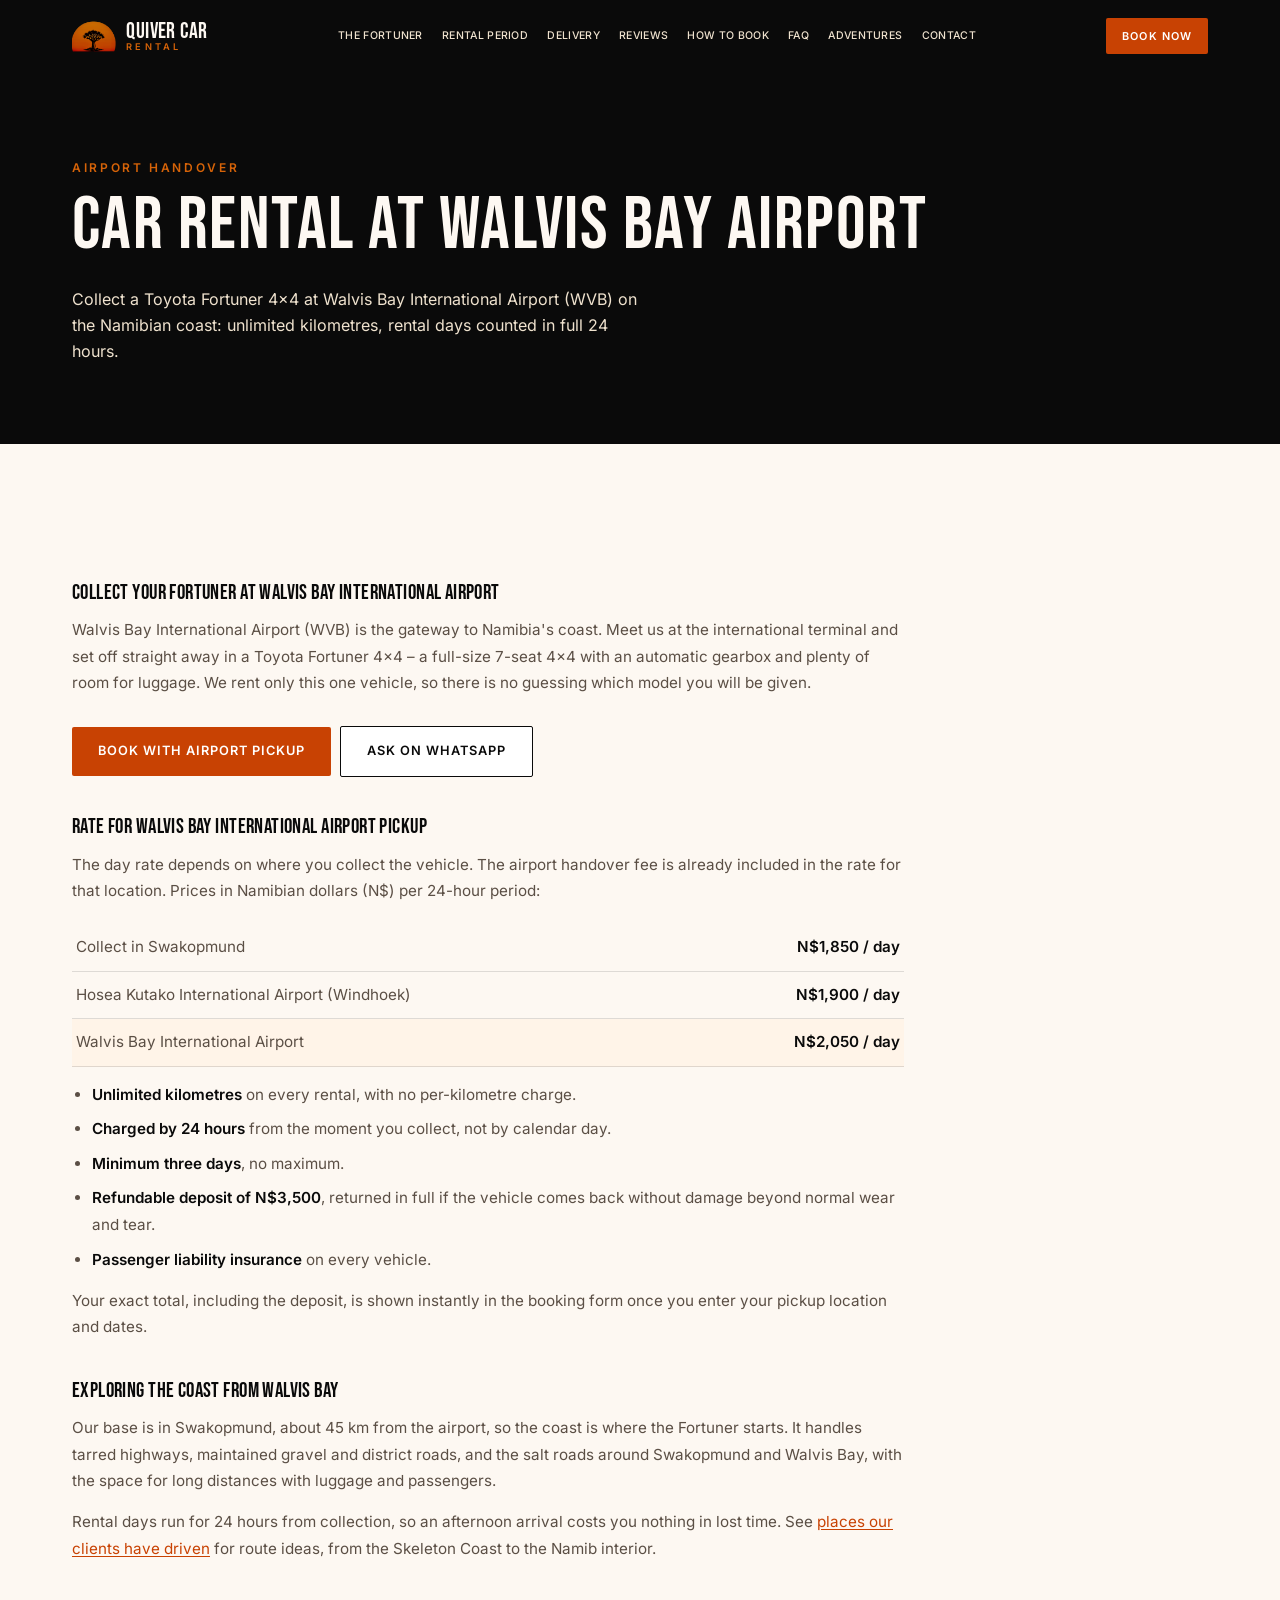
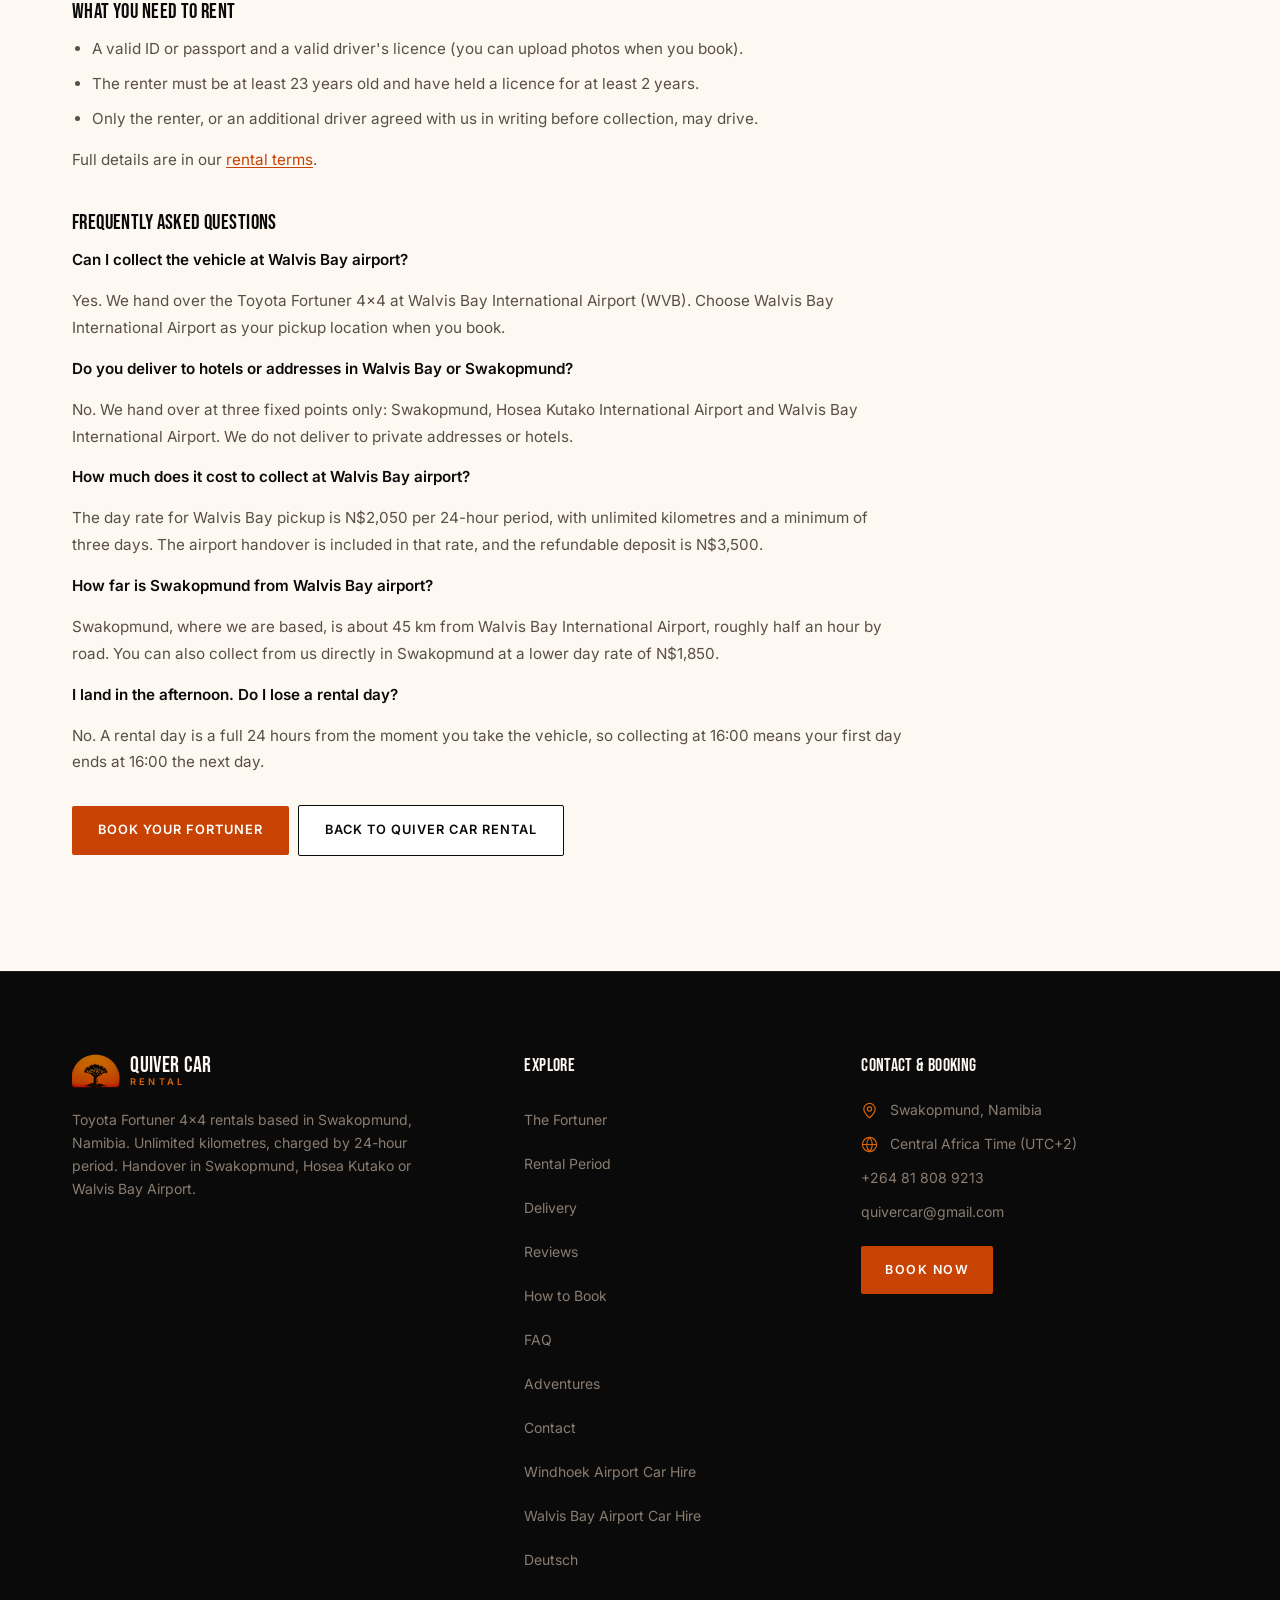
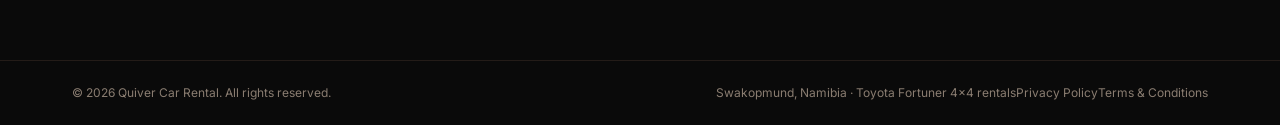
<file: car-rental-walvis-bay-airport.html>
<!DOCTYPE html><html lang="en" class="__variable_52c171 __variable_41d65d"><head><meta charSet="utf-8"/><meta name="viewport" content="width=device-width, initial-scale=1"/><link rel="stylesheet" href="_next/static/css/a8dc9301f26d5d79.css" data-precedence="next"/><meta name="theme-color" content="#181210"/><title>Car Rental Walvis Bay Airport (WVB) — Toyota Fortuner 4x4 | Quiver</title><meta name="description" content="Collect a Toyota Fortuner 4x4 at Walvis Bay International Airport (WVB). Unlimited km, from N$2,050 a day, 24-hour rental days. Book online."/><meta property="og:title" content="Car Rental Walvis Bay Airport (WVB) — Toyota Fortuner 4x4 | Quiver"/><meta property="og:description" content="Collect a Toyota Fortuner 4x4 at Walvis Bay International Airport (WVB). Unlimited km, from N$2,050 a day, 24-hour rental days. Book online."/><meta property="og:site_name" content="Quiver Car Rental"/><meta property="og:locale" content="en_NA"/><meta property="og:type" content="website"/><meta property="og:url" content="https://quivercarrental.com/car-rental-walvis-bay-airport"/><meta property="og:image" content="https://quivercarrental.com/img/coast.webp"/><meta name="twitter:card" content="summary_large_image"/><meta name="twitter:title" content="Car Rental Walvis Bay Airport (WVB) — Toyota Fortuner 4x4 | Quiver"/><meta name="twitter:description" content="Collect a Toyota Fortuner 4x4 at Walvis Bay International Airport (WVB). Unlimited km, from N$2,050 a day, 24-hour rental days. Book online."/><meta name="twitter:image" content="https://quivercarrental.com/img/coast.webp"/><link rel="icon" href="favicon.ico" sizes="any"/><link rel="icon" href="favicon-32x32.png" sizes="32x32" type="image/png"/><link rel="icon" href="favicon-16x16.png" sizes="16x16" type="image/png"/><link rel="apple-touch-icon" href="apple-touch-icon.png"/><style>
header nav[aria-label="Primary"] ul{gap:.1rem}
header nav[aria-label="Primary"] a{padding-left:.55rem;padding-right:.55rem;padding-top:.5rem;padding-bottom:.5rem;font-size:.66rem;letter-spacing:.03em}
header .container-q{gap:1rem}
header a[class~="bg-sun-600"]{padding-left:1rem;padding-right:1rem;padding-top:.6rem;padding-bottom:.6rem;font-size:.68rem}
.legal-updated{font-size:.8rem;color:rgb(138 125 113)}
.legal{max-width:52rem;margin-top:1.5rem}
.legal h2{margin-top:2.5rem;margin-bottom:.85rem;font-size:1.3rem;color:rgb(10 10 10)}
.legal h2:first-of-type{margin-top:0}
.legal p{margin-top:.9rem;font-size:.95rem;line-height:1.75;color:rgb(91 79 69)}
.legal ul{margin-top:.9rem;padding-left:1.25rem;list-style:disc}
.legal li{margin-top:.5rem;font-size:.95rem;line-height:1.75;color:rgb(91 79 69)}
.legal a{color:rgb(200 66 3);text-decoration:underline;text-underline-offset:2px}
.legal a:hover{color:rgb(161 29 0)}
.legal strong{color:rgb(10 10 10);font-weight:600}
</style><style>
.legal .facts{width:100%;border-collapse:collapse;margin-top:1.2rem}
.legal .facts td{padding:.75rem .25rem;border-bottom:1px solid rgb(0 0 0 / .12);font-size:.95rem;color:rgb(91 79 69)}
.legal .facts td:last-child{text-align:right;font-weight:600;color:rgb(10 10 10);white-space:nowrap}
.legal .facts tr.hl td{background:rgb(255 244 232)}
.legal .cta{display:inline-block;background:rgb(200 66 3);color:#fff;text-decoration:none;padding:.85rem 1.6rem;border-radius:2px;font-weight:600;font-size:.8rem;letter-spacing:.08em;text-transform:uppercase;margin:.9rem .6rem 0 0}
.legal .cta:hover{background:rgb(161 29 0);color:#fff}
.legal .cta.alt{background:#fff;color:rgb(10 10 10);border:1px solid rgb(10 10 10)}
.legal .cta.alt:hover{background:rgb(10 10 10);color:#fff}
.legal ol{margin-top:.9rem;padding-left:1.25rem;list-style:decimal}
.legal h2{scroll-margin-top:96px}
</style><meta name="robots" content="index, follow, max-image-preview:large, max-snippet:-1, max-video-preview:-1"/><link rel="canonical" href="https://quivercarrental.com/car-rental-walvis-bay-airport"/><meta name="geo.region" content="NA-ER"/><meta name="geo.placename" content="Swakopmund, Namibia"/><meta name="geo.position" content="-22.6792;14.5272"/><meta name="ICBM" content="-22.6792, 14.5272"/><script type="application/ld+json">{"@context":"https://schema.org","@graph":[{"@type":"WebPage","@id":"https://quivercarrental.com/car-rental-walvis-bay-airport#webpage","url":"https://quivercarrental.com/car-rental-walvis-bay-airport","name":"Car Rental Walvis Bay Airport (WVB)","description":"Collect a Toyota Fortuner 4x4 at Walvis Bay International Airport (WVB). Unlimited km, from N$2,050 a day, 24-hour rental days. Book online.","inLanguage":"en","isPartOf":{"@id":"https://quivercarrental.com/#website"},"about":{"@id":"https://quivercarrental.com/#business"},"mainEntity":{"@type":"Service","name":"Toyota Fortuner 4x4 rental with handover at Walvis Bay International Airport","provider":{"@id":"https://quivercarrental.com/#business"},"areaServed":{"@type":"Airport","name":"Walvis Bay International Airport","iataCode":"WVB"},"offers":{"@type":"Offer","priceCurrency":"NAD","priceSpecification":{"@type":"UnitPriceSpecification","price":2050,"priceCurrency":"NAD","unitCode":"DAY"},"url":"https://quivercarrental.com/booking"}}},{"@type":"BreadcrumbList","itemListElement":[{"@type":"ListItem","position":1,"name":"Home","item":"https://quivercarrental.com/"},{"@type":"ListItem","position":2,"name":"Car Rental Walvis Bay Airport (WVB)","item":"https://quivercarrental.com/car-rental-walvis-bay-airport"}]},{"@type":"FAQPage","@id":"https://quivercarrental.com/car-rental-walvis-bay-airport#faq","mainEntity":[{"@type":"Question","name":"Can I collect the vehicle at Walvis Bay airport?","acceptedAnswer":{"@type":"Answer","text":"Yes. We hand over the Toyota Fortuner 4x4 at Walvis Bay International Airport (WVB). Choose Walvis Bay International Airport as your pickup location when you book."}},{"@type":"Question","name":"Do you deliver to hotels or addresses in Walvis Bay or Swakopmund?","acceptedAnswer":{"@type":"Answer","text":"No. We hand over at three fixed points only: Swakopmund, Hosea Kutako International Airport and Walvis Bay International Airport. We do not deliver to private addresses or hotels."}},{"@type":"Question","name":"How much does it cost to collect at Walvis Bay airport?","acceptedAnswer":{"@type":"Answer","text":"The day rate for Walvis Bay pickup is N$2,050 per 24-hour period, with unlimited kilometres and a minimum of three days. The airport handover is included in that rate, and the refundable deposit is N$3,500."}},{"@type":"Question","name":"How far is Swakopmund from Walvis Bay airport?","acceptedAnswer":{"@type":"Answer","text":"Swakopmund, where we are based, is about 45 km from Walvis Bay International Airport, roughly half an hour by road. You can also collect from us directly in Swakopmund at a lower day rate of N$1,850."}},{"@type":"Question","name":"I land in the afternoon. Do I lose a rental day?","acceptedAnswer":{"@type":"Answer","text":"No. A rental day is a full 24 hours from the moment you take the vehicle, so collecting at 16:00 means your first day ends at 16:00 the next day."}}]}]}</script></head><body class="min-h-dvh"><a href="#main" class="sr-only focus:not-sr-only focus:fixed focus:left-4 focus:top-4 focus:z-[200] focus:rounded focus:bg-ink-950 focus:px-5 focus:py-3 focus:text-sm focus:font-semibold focus:text-sand-50">Skip to main content</a><header class="fixed inset-x-0 top-0 z-50 bg-ink-950"><div class="container-q flex h-[72px] items-center justify-between gap-6"><a class="flex shrink-0 items-center gap-2.5" aria-label="Quiver Car Rental — home" href="/"><img alt="" width="44" height="34" decoding="async" class="h-[34px] w-auto" src="img/mark.png"/><span class="flex flex-col leading-none"><span class="whitespace-nowrap font-display text-[1.35rem] tracking-display text-sand-50">Quiver Car</span><span class="font-body text-[0.58rem] font-semibold uppercase tracking-[0.34em] text-sun-500">Rental</span></span></a><nav aria-label="Primary" class="hidden lg:block"><ul class="flex items-center gap-1"><li><a class="relative block whitespace-nowrap rounded px-2.5 py-2 text-[0.74rem] font-medium uppercase tracking-[0.08em] transition-colors duration-200 text-sand-200 hover:text-sand-50" href="/#vehicle">The Fortuner</a></li><li><a class="relative block whitespace-nowrap rounded px-2.5 py-2 text-[0.74rem] font-medium uppercase tracking-[0.08em] transition-colors duration-200 text-sand-200 hover:text-sand-50" href="/#rates">Rental Period</a></li><li><a class="relative block whitespace-nowrap rounded px-2.5 py-2 text-[0.74rem] font-medium uppercase tracking-[0.08em] transition-colors duration-200 text-sand-200 hover:text-sand-50" href="/#delivery">Delivery</a></li><li><a class="relative block whitespace-nowrap rounded px-2.5 py-2 text-[0.74rem] font-medium uppercase tracking-[0.08em] transition-colors duration-200 text-sand-200 hover:text-sand-50" href="/#reviews">Reviews</a></li><li><a class="relative block whitespace-nowrap rounded px-2.5 py-2 text-[0.74rem] font-medium uppercase tracking-[0.08em] transition-colors duration-200 text-sand-200 hover:text-sand-50" href="/#booking">How to Book</a></li><li><a class="relative block whitespace-nowrap rounded px-2.5 py-2 text-[0.74rem] font-medium uppercase tracking-[0.08em] transition-colors duration-200 text-sand-200 hover:text-sand-50" href="/#faq">FAQ</a></li><li><a class="relative block whitespace-nowrap rounded px-2.5 py-2 text-[0.74rem] font-medium uppercase tracking-[0.08em] transition-colors duration-200 text-sand-200 hover:text-sand-50" href="/adventures">Adventures</a></li><li><a class="relative block whitespace-nowrap rounded px-2.5 py-2 text-[0.74rem] font-medium uppercase tracking-[0.08em] transition-colors duration-200 text-sand-200 hover:text-sand-50" href="/contact">Contact</a></li></ul></nav><div class="flex items-center gap-2"><a class="hidden whitespace-nowrap rounded-sm bg-sun-600 px-5 py-3 text-[0.75rem] font-semibold uppercase tracking-[0.1em] text-white transition-colors duration-200 hover:bg-sun-700 sm:inline-block" href="/booking">Book Now</a><button type="button" id="mobile-menu-btn" aria-label="Open navigation menu" aria-expanded="false" class="grid h-12 w-12 place-items-center rounded-sm text-sand-50 transition-colors duration-200 hover:bg-white/10 lg:hidden"><svg xmlns="http://www.w3.org/2000/svg" width="24" height="24" viewBox="0 0 24 24" fill="none" stroke="currentColor" stroke-width="1.75" stroke-linecap="round" stroke-linejoin="round"><line x1="4" x2="20" y1="12" y2="12"></line><line x1="4" x2="20" y1="6" y2="6"></line><line x1="4" x2="20" y1="18" y2="18"></line></svg></button></div></div><nav id="mobile-menu" hidden aria-label="Mobile" class="lg:hidden border-t border-ink-800 bg-ink-950"><ul class="container-q flex flex-col py-3"><li><a class="block py-3 text-sm uppercase tracking-[0.08em] text-sand-200 hover:text-sand-50" href="/#vehicle">The Fortuner</a></li><li><a class="block py-3 text-sm uppercase tracking-[0.08em] text-sand-200 hover:text-sand-50" href="/#rates">Rental Period</a></li><li><a class="block py-3 text-sm uppercase tracking-[0.08em] text-sand-200 hover:text-sand-50" href="/#delivery">Delivery</a></li><li><a class="block py-3 text-sm uppercase tracking-[0.08em] text-sand-200 hover:text-sand-50" href="/#reviews">Reviews</a></li><li><a class="block py-3 text-sm uppercase tracking-[0.08em] text-sand-200 hover:text-sand-50" href="/#booking">How to Book</a></li><li><a class="block py-3 text-sm uppercase tracking-[0.08em] text-sand-200 hover:text-sand-50" href="/#faq">FAQ</a></li><li><a class="block py-3 text-sm uppercase tracking-[0.08em] text-sand-200 hover:text-sand-50" href="/adventures">Adventures</a></li><li><a class="block py-3 text-sm uppercase tracking-[0.08em] text-sand-200 hover:text-sand-50" href="/contact">Contact</a></li><li><a class="block py-3 text-sm uppercase tracking-[0.08em] text-sand-200 hover:text-sand-50" href="/booking">Book Now</a></li></ul><div class="container-q pb-4"><a class="mt-3 flex w-full items-center justify-center gap-2.5 rounded-sm bg-sun-600 px-5 py-3 text-[0.75rem] font-semibold uppercase tracking-[0.1em] text-white transition-colors duration-200 hover:bg-sun-700" href="/booking">Book Now</a></div></nav></header><main id="main"><section class="relative isolate overflow-hidden bg-ink-950 pb-14 pt-32 sm:pb-20 sm:pt-40"><div class="container-q"><p class="eyebrow-on-dark mb-4">Airport handover</p><h1 class="max-w-[22ch] font-display text-[clamp(2.3rem,7vw,4.6rem)] leading-[0.98] tracking-display text-sand-50">Car rental at Walvis Bay Airport</h1><p class="mt-6 max-w-[58ch] leading-relaxed text-sand-200">Collect a Toyota Fortuner 4x4 at Walvis Bay International Airport (WVB) on the Namibian coast: unlimited kilometres, rental days counted in full 24 hours.</p></div></section><section class="section-y"><div class="container-q"><div class="legal"><h2 id="collect">Collect your Fortuner at Walvis Bay International Airport</h2>
<p>Walvis Bay International Airport (WVB) is the gateway to Namibia's coast. Meet us at the international terminal and set off straight away in a Toyota Fortuner 4x4 – a full-size 7-seat 4x4 with an automatic gearbox and plenty of room for luggage. We rent only this one vehicle, so there is no guessing which model you will be given.</p>
<p><a class="cta" href="/booking">Book with airport pickup</a><a class="cta alt" href="https://wa.me/264818089213?text=Hi%20Quiver%20Car%20Rental%2C%20I%20would%20like%20to%20enquire%20about%20renting%20the%20Fortuner." target="_blank" rel="noopener">Ask on WhatsApp</a></p>
<h2 id="rates">Rate for Walvis Bay International Airport pickup</h2>
<p>The day rate depends on where you collect the vehicle. The airport handover fee is already included in the rate for that location. Prices in Namibian dollars (N$) per 24-hour period:</p>
<table class="facts"><tbody><tr class=""><td>Collect in Swakopmund</td><td>N$1,850 / day</td></tr><tr class=""><td>Hosea Kutako International Airport (Windhoek)</td><td>N$1,900 / day</td></tr><tr class="hl"><td>Walvis Bay International Airport</td><td>N$2,050 / day</td></tr></tbody></table>
<ul>
<li><strong>Unlimited kilometres</strong> on every rental, with no per-kilometre charge.</li>
<li><strong>Charged by 24 hours</strong> from the moment you collect, not by calendar day.</li>
<li><strong>Minimum three days</strong>, no maximum.</li>
<li><strong>Refundable deposit of N$3,500</strong>, returned in full if the vehicle comes back without damage beyond normal wear and tear.</li>
<li><strong>Passenger liability insurance</strong> on every vehicle.</li>
</ul>
<p>Your exact total, including the deposit, is shown instantly in the booking form once you enter your pickup location and dates.</p>
<h2 id="route">Exploring the coast from Walvis Bay</h2>
<p>Our base is in Swakopmund, about 45 km from the airport, so the coast is where the Fortuner starts. It handles tarred highways, maintained gravel and district roads, and the salt roads around Swakopmund and Walvis Bay, with the space for long distances with luggage and passengers.</p><p>Rental days run for 24 hours from collection, so an afternoon arrival costs you nothing in lost time. See <a href="/adventures">places our clients have driven</a> for route ideas, from the Skeleton Coast to the Namib interior.</p>
<h2 id="requirements">What you need to rent</h2>
<ul><li>A valid ID or passport and a valid driver's licence (you can upload photos when you book).</li><li>The renter must be at least 23 years old and have held a licence for at least 2 years.</li><li>Only the renter, or an additional driver agreed with us in writing before collection, may drive.</li></ul>
<p>Full details are in our <a href="/terms">rental terms</a>.</p>
<h2 id="faq">Frequently asked questions</h2>
<p><strong>Can I collect the vehicle at Walvis Bay airport?</strong></p><p>Yes. We hand over the Toyota Fortuner 4x4 at Walvis Bay International Airport (WVB). Choose Walvis Bay International Airport as your pickup location when you book.</p><p><strong>Do you deliver to hotels or addresses in Walvis Bay or Swakopmund?</strong></p><p>No. We hand over at three fixed points only: Swakopmund, Hosea Kutako International Airport and Walvis Bay International Airport. We do not deliver to private addresses or hotels.</p><p><strong>How much does it cost to collect at Walvis Bay airport?</strong></p><p>The day rate for Walvis Bay pickup is N$2,050 per 24-hour period, with unlimited kilometres and a minimum of three days. The airport handover is included in that rate, and the refundable deposit is N$3,500.</p><p><strong>How far is Swakopmund from Walvis Bay airport?</strong></p><p>Swakopmund, where we are based, is about 45 km from Walvis Bay International Airport, roughly half an hour by road. You can also collect from us directly in Swakopmund at a lower day rate of N$1,850.</p><p><strong>I land in the afternoon. Do I lose a rental day?</strong></p><p>No. A rental day is a full 24 hours from the moment you take the vehicle, so collecting at 16:00 means your first day ends at 16:00 the next day.</p>
<p><a class="cta" href="/booking">Book your Fortuner</a><a class="cta alt" href="/">Back to Quiver Car Rental</a></p></div></div></section></main><footer class="border-t border-ink-800 bg-ink-950 text-sand-200"><div class="container-q grid gap-12 py-16 md:grid-cols-[1.4fr_1fr_1.2fr] md:py-20"><div><div class="flex items-center gap-2.5"><img alt="" loading="lazy" width="48" height="37" decoding="async" class="h-[37px] w-auto" src="img/mark.png"/><span class="flex flex-col leading-none"><span class="font-display text-[1.4rem] tracking-display text-sand-50">Quiver Car</span><span class="text-[0.58rem] font-semibold uppercase tracking-[0.34em] text-sun-500">Rental</span></span></div><p class="mt-5 max-w-[42ch] text-sm leading-relaxed text-ink-400">Toyota Fortuner 4x4 rentals based in Swakopmund, Namibia. Unlimited kilometres, charged by 24-hour period. Handover in Swakopmund, Hosea Kutako or Walvis Bay Airport.</p></div><nav aria-label="Footer"><h2 class="mb-5 font-display text-lg tracking-display text-sand-50">Explore</h2><ul class="space-y-1"><li><a class="inline-flex min-h-[40px] items-center text-sm text-ink-400 transition-colors duration-200 hover:text-sun-500" href="/#vehicle">The Fortuner</a></li><li><a class="inline-flex min-h-[40px] items-center text-sm text-ink-400 transition-colors duration-200 hover:text-sun-500" href="/#rates">Rental Period</a></li><li><a class="inline-flex min-h-[40px] items-center text-sm text-ink-400 transition-colors duration-200 hover:text-sun-500" href="/#delivery">Delivery</a></li><li><a class="inline-flex min-h-[40px] items-center text-sm text-ink-400 transition-colors duration-200 hover:text-sun-500" href="/#reviews">Reviews</a></li><li><a class="inline-flex min-h-[40px] items-center text-sm text-ink-400 transition-colors duration-200 hover:text-sun-500" href="/#booking">How to Book</a></li><li><a class="inline-flex min-h-[40px] items-center text-sm text-ink-400 transition-colors duration-200 hover:text-sun-500" href="/#faq">FAQ</a></li><li><a class="inline-flex min-h-[40px] items-center text-sm text-ink-400 transition-colors duration-200 hover:text-sun-500" href="/adventures">Adventures</a></li><li><a class="inline-flex min-h-[40px] items-center text-sm text-ink-400 transition-colors duration-200 hover:text-sun-500" href="/contact">Contact</a></li><li><a class="inline-flex min-h-[40px] items-center text-sm text-ink-400 transition-colors duration-200 hover:text-sun-500" href="/car-rental-windhoek-airport">Windhoek Airport Car Hire</a></li><li><a class="inline-flex min-h-[40px] items-center text-sm text-ink-400 transition-colors duration-200 hover:text-sun-500" href="/car-rental-walvis-bay-airport">Walvis Bay Airport Car Hire</a></li><li><a class="inline-flex min-h-[40px] items-center text-sm text-ink-400 transition-colors duration-200 hover:text-sun-500" href="/de">Deutsch</a></li></ul></nav><div><h2 class="mb-5 font-display text-lg tracking-display text-sand-50">Contact &amp; Booking</h2><ul class="space-y-3.5 text-sm"><li class="flex gap-3"><svg xmlns="http://www.w3.org/2000/svg" width="17" height="17" viewBox="0 0 24 24" fill="none" stroke="currentColor" stroke-width="1.75" stroke-linecap="round" stroke-linejoin="round" class="mt-0.5 shrink-0 text-sun-500" aria-hidden="true"><path d="M20 10c0 4.993-5.539 10.193-7.399 11.799a1 1 0 0 1-1.202 0C9.539 20.193 4 14.993 4 10a8 8 0 0 1 16 0"></path><circle cx="12" cy="10" r="3"></circle></svg><span class="text-ink-400">Swakopmund, Namibia</span></li><li class="flex gap-3"><svg xmlns="http://www.w3.org/2000/svg" width="17" height="17" viewBox="0 0 24 24" fill="none" stroke="currentColor" stroke-width="1.75" stroke-linecap="round" stroke-linejoin="round" class="mt-0.5 shrink-0 text-sun-500" aria-hidden="true"><circle cx="12" cy="12" r="10"></circle><path d="M12 2a14.5 14.5 0 0 0 0 20 14.5 14.5 0 0 0 0-20"></path><path d="M2 12h20"></path></svg><span class="text-ink-400">Central Africa Time (UTC+2)</span></li><li class="flex gap-3"><a class="text-ink-400 hover:text-sun-500" href="tel:+264818089213">+264 81 808 9213</a></li><li class="flex gap-3"><a class="text-ink-400 hover:text-sun-500" href="mailto:quivercar@gmail.com">quivercar@gmail.com</a></li></ul><a class="mt-6 inline-flex min-h-[48px] items-center rounded-sm bg-sun-600 px-6 text-[0.78rem] font-semibold uppercase tracking-[0.12em] text-white transition-colors duration-200 hover:bg-sun-700" href="/booking">Book Now</a></div></div><div class="border-t border-ink-800"><div class="container-q flex flex-col gap-2 py-6 text-xs text-ink-400 sm:flex-row sm:items-center sm:justify-between"><p>© 2026 Quiver Car Rental. All rights reserved.</p><div class="flex flex-wrap items-center gap-x-5 gap-y-1"><span>Swakopmund, Namibia · Toyota Fortuner 4x4 rentals</span><a class="hover:text-sun-500" href="/privacy">Privacy Policy</a><a class="hover:text-sun-500" href="/terms">Terms &amp; Conditions</a></div></div></div></footer><a href="https://wa.me/264818089213?text=Hi%20Quiver%20Car%20Rental%2C%20I%20would%20like%20to%20enquire%20about%20renting%20the%20Fortuner." target="_blank" rel="noopener noreferrer" aria-label="Chat with Quiver Car Rental on WhatsApp" class="fixed bottom-6 right-6 z-50 grid h-14 w-14 place-items-center rounded-full bg-sun-600 text-white shadow-lg transition-transform hover:scale-105"><svg xmlns="http://www.w3.org/2000/svg" width="24" height="24" viewBox="0 0 24 24" fill="none" stroke="currentColor" stroke-width="2" stroke-linecap="round" stroke-linejoin="round" aria-hidden="true"><path d="M7.9 20A9 9 0 1 0 4 16.1L2 22Z"></path></svg></a><script>document.getElementById('mobile-menu-btn').addEventListener('click',function(){var m=document.getElementById('mobile-menu');var open=!m.hidden;m.hidden=open;this.setAttribute('aria-expanded',String(!open));});</script></body></html>
</file>
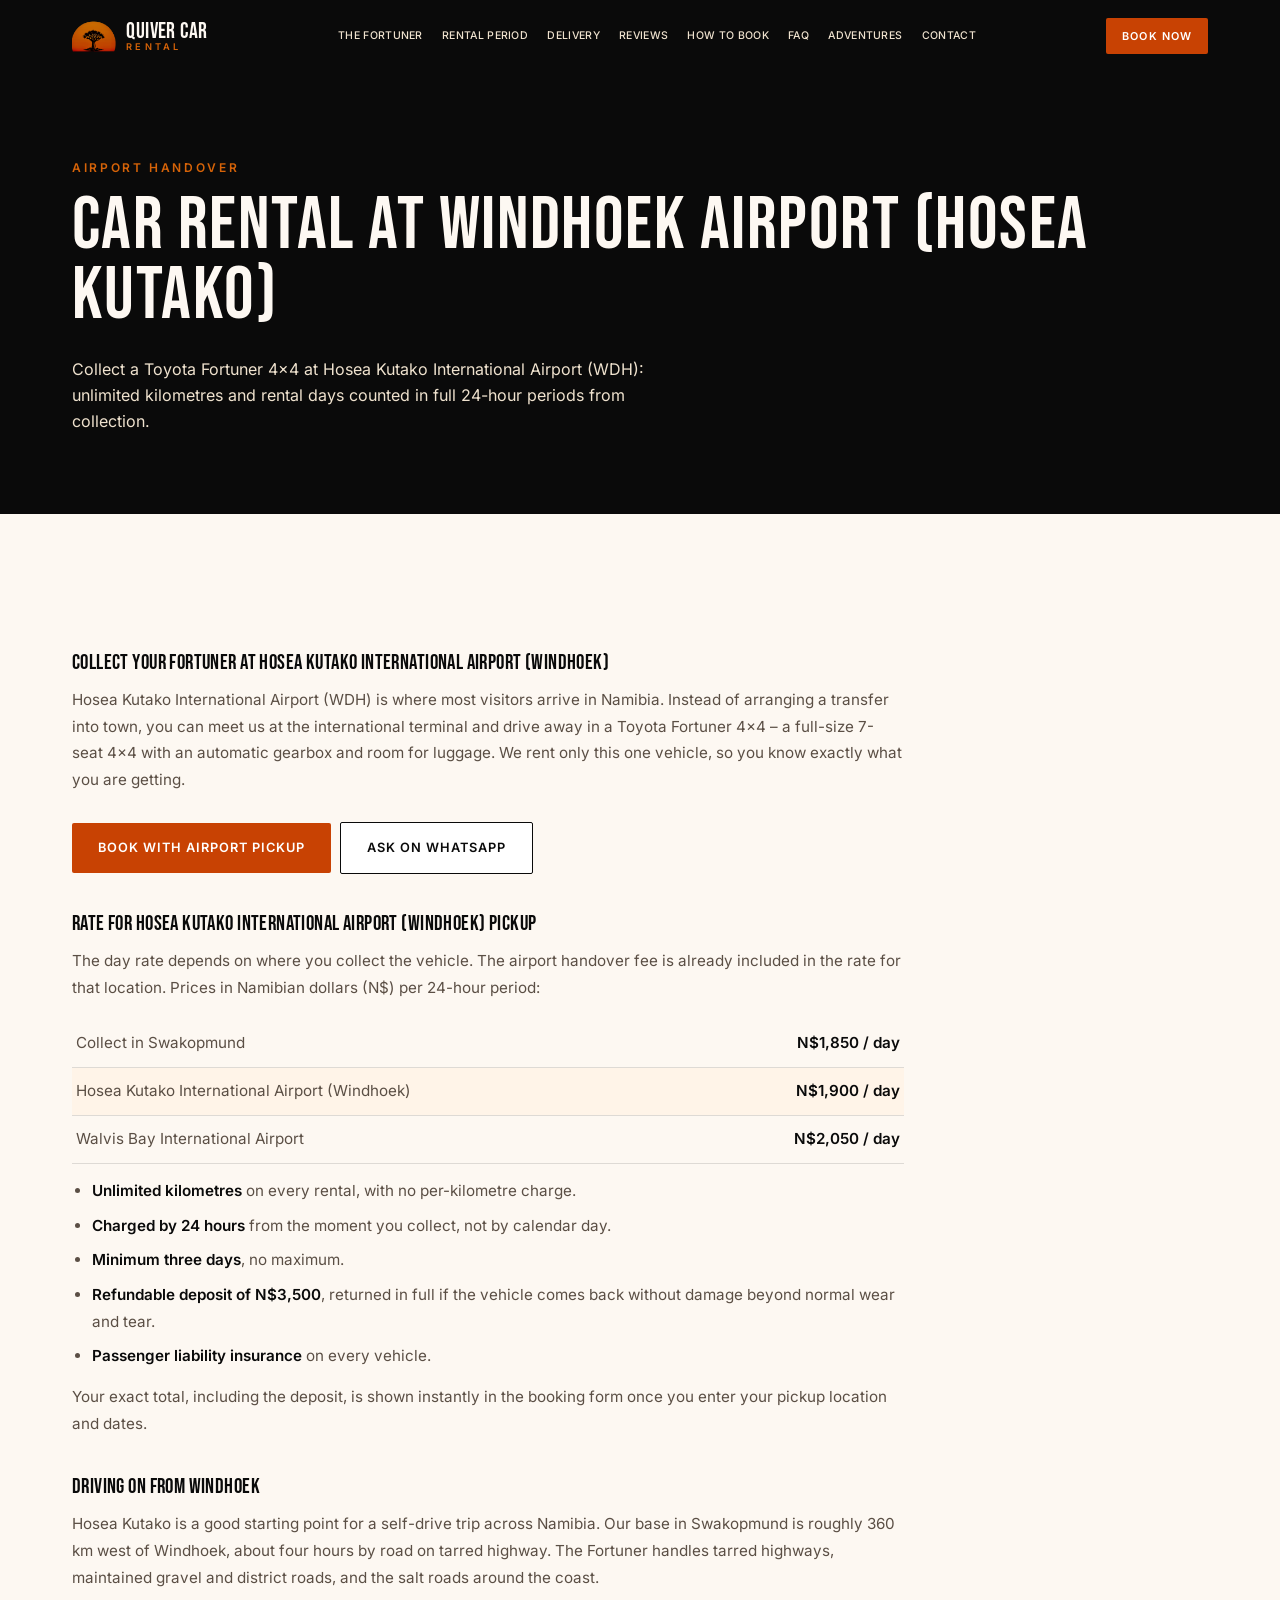
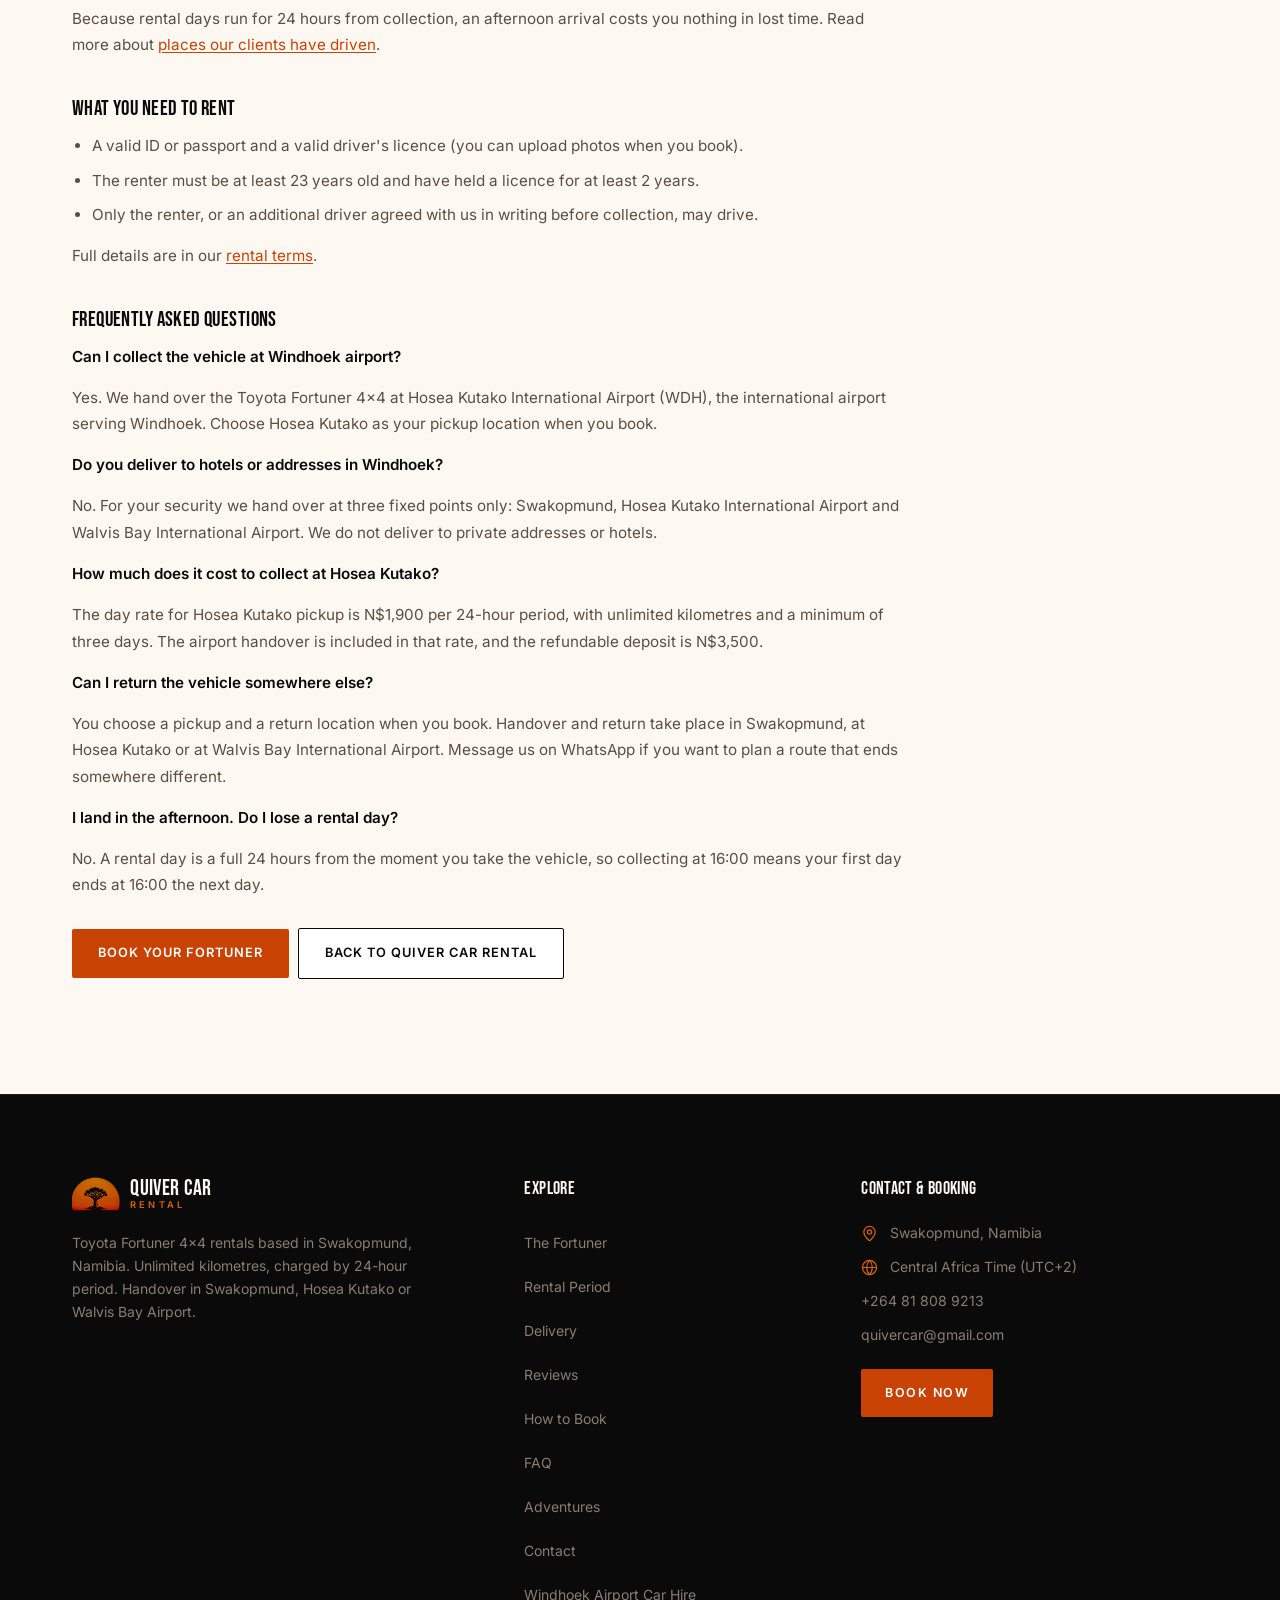
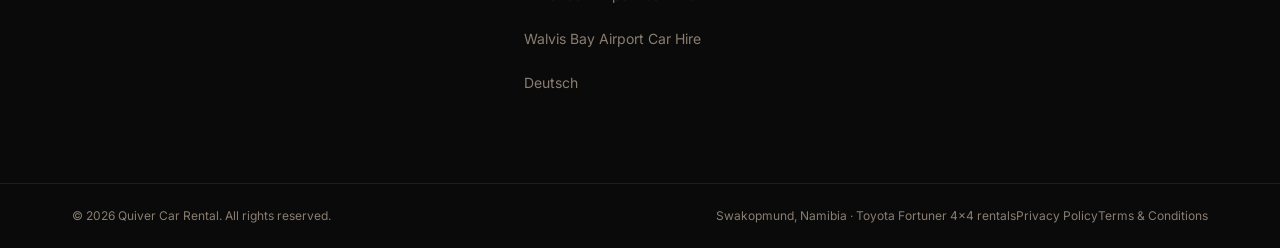
<file: car-rental-windhoek-airport.html>
<!DOCTYPE html><html lang="en" class="__variable_52c171 __variable_41d65d"><head><meta charSet="utf-8"/><meta name="viewport" content="width=device-width, initial-scale=1"/><link rel="stylesheet" href="_next/static/css/a8dc9301f26d5d79.css" data-precedence="next"/><meta name="theme-color" content="#181210"/><title>Car Rental Windhoek Airport (WDH) — Toyota Fortuner 4x4 | Quiver</title><meta name="description" content="Collect a Toyota Fortuner 4x4 at Hosea Kutako International Airport (WDH), Windhoek. Unlimited km, from N$1,900 a day, 24-hour rental days. Book online."/><meta property="og:title" content="Car Rental Windhoek Airport (WDH) — Toyota Fortuner 4x4 | Quiver"/><meta property="og:description" content="Collect a Toyota Fortuner 4x4 at Hosea Kutako International Airport (WDH), Windhoek. Unlimited km, from N$1,900 a day, 24-hour rental days. Book online."/><meta property="og:site_name" content="Quiver Car Rental"/><meta property="og:locale" content="en_NA"/><meta property="og:type" content="website"/><meta property="og:url" content="https://quivercarrental.com/car-rental-windhoek-airport"/><meta property="og:image" content="https://quivercarrental.com/img/coast.webp"/><meta name="twitter:card" content="summary_large_image"/><meta name="twitter:title" content="Car Rental Windhoek Airport (WDH) — Toyota Fortuner 4x4 | Quiver"/><meta name="twitter:description" content="Collect a Toyota Fortuner 4x4 at Hosea Kutako International Airport (WDH), Windhoek. Unlimited km, from N$1,900 a day, 24-hour rental days. Book online."/><meta name="twitter:image" content="https://quivercarrental.com/img/coast.webp"/><link rel="icon" href="favicon.ico" sizes="any"/><link rel="icon" href="favicon-32x32.png" sizes="32x32" type="image/png"/><link rel="icon" href="favicon-16x16.png" sizes="16x16" type="image/png"/><link rel="apple-touch-icon" href="apple-touch-icon.png"/><style>
header nav[aria-label="Primary"] ul{gap:.1rem}
header nav[aria-label="Primary"] a{padding-left:.55rem;padding-right:.55rem;padding-top:.5rem;padding-bottom:.5rem;font-size:.66rem;letter-spacing:.03em}
header .container-q{gap:1rem}
header a[class~="bg-sun-600"]{padding-left:1rem;padding-right:1rem;padding-top:.6rem;padding-bottom:.6rem;font-size:.68rem}
.legal-updated{font-size:.8rem;color:rgb(138 125 113)}
.legal{max-width:52rem;margin-top:1.5rem}
.legal h2{margin-top:2.5rem;margin-bottom:.85rem;font-size:1.3rem;color:rgb(10 10 10)}
.legal h2:first-of-type{margin-top:0}
.legal p{margin-top:.9rem;font-size:.95rem;line-height:1.75;color:rgb(91 79 69)}
.legal ul{margin-top:.9rem;padding-left:1.25rem;list-style:disc}
.legal li{margin-top:.5rem;font-size:.95rem;line-height:1.75;color:rgb(91 79 69)}
.legal a{color:rgb(200 66 3);text-decoration:underline;text-underline-offset:2px}
.legal a:hover{color:rgb(161 29 0)}
.legal strong{color:rgb(10 10 10);font-weight:600}
</style><style>
.legal .facts{width:100%;border-collapse:collapse;margin-top:1.2rem}
.legal .facts td{padding:.75rem .25rem;border-bottom:1px solid rgb(0 0 0 / .12);font-size:.95rem;color:rgb(91 79 69)}
.legal .facts td:last-child{text-align:right;font-weight:600;color:rgb(10 10 10);white-space:nowrap}
.legal .facts tr.hl td{background:rgb(255 244 232)}
.legal .cta{display:inline-block;background:rgb(200 66 3);color:#fff;text-decoration:none;padding:.85rem 1.6rem;border-radius:2px;font-weight:600;font-size:.8rem;letter-spacing:.08em;text-transform:uppercase;margin:.9rem .6rem 0 0}
.legal .cta:hover{background:rgb(161 29 0);color:#fff}
.legal .cta.alt{background:#fff;color:rgb(10 10 10);border:1px solid rgb(10 10 10)}
.legal .cta.alt:hover{background:rgb(10 10 10);color:#fff}
.legal ol{margin-top:.9rem;padding-left:1.25rem;list-style:decimal}
.legal h2{scroll-margin-top:96px}
</style><meta name="robots" content="index, follow, max-image-preview:large, max-snippet:-1, max-video-preview:-1"/><link rel="canonical" href="https://quivercarrental.com/car-rental-windhoek-airport"/><meta name="geo.region" content="NA-ER"/><meta name="geo.placename" content="Swakopmund, Namibia"/><meta name="geo.position" content="-22.6792;14.5272"/><meta name="ICBM" content="-22.6792, 14.5272"/><script type="application/ld+json">{"@context":"https://schema.org","@graph":[{"@type":"WebPage","@id":"https://quivercarrental.com/car-rental-windhoek-airport#webpage","url":"https://quivercarrental.com/car-rental-windhoek-airport","name":"Car Rental Windhoek Airport (WDH)","description":"Collect a Toyota Fortuner 4x4 at Hosea Kutako International Airport (WDH), Windhoek. Unlimited km, from N$1,900 a day, 24-hour rental days. Book online.","inLanguage":"en","isPartOf":{"@id":"https://quivercarrental.com/#website"},"about":{"@id":"https://quivercarrental.com/#business"},"mainEntity":{"@type":"Service","name":"Toyota Fortuner 4x4 rental with handover at Hosea Kutako International Airport (Windhoek)","provider":{"@id":"https://quivercarrental.com/#business"},"areaServed":{"@type":"Airport","name":"Hosea Kutako International Airport (Windhoek)","iataCode":"WDH"},"offers":{"@type":"Offer","priceCurrency":"NAD","priceSpecification":{"@type":"UnitPriceSpecification","price":1900,"priceCurrency":"NAD","unitCode":"DAY"},"url":"https://quivercarrental.com/booking"}}},{"@type":"BreadcrumbList","itemListElement":[{"@type":"ListItem","position":1,"name":"Home","item":"https://quivercarrental.com/"},{"@type":"ListItem","position":2,"name":"Car Rental Windhoek Airport (WDH)","item":"https://quivercarrental.com/car-rental-windhoek-airport"}]},{"@type":"FAQPage","@id":"https://quivercarrental.com/car-rental-windhoek-airport#faq","mainEntity":[{"@type":"Question","name":"Can I collect the vehicle at Windhoek airport?","acceptedAnswer":{"@type":"Answer","text":"Yes. We hand over the Toyota Fortuner 4x4 at Hosea Kutako International Airport (WDH), the international airport serving Windhoek. Choose Hosea Kutako as your pickup location when you book."}},{"@type":"Question","name":"Do you deliver to hotels or addresses in Windhoek?","acceptedAnswer":{"@type":"Answer","text":"No. For your security we hand over at three fixed points only: Swakopmund, Hosea Kutako International Airport and Walvis Bay International Airport. We do not deliver to private addresses or hotels."}},{"@type":"Question","name":"How much does it cost to collect at Hosea Kutako?","acceptedAnswer":{"@type":"Answer","text":"The day rate for Hosea Kutako pickup is N$1,900 per 24-hour period, with unlimited kilometres and a minimum of three days. The airport handover is included in that rate, and the refundable deposit is N$3,500."}},{"@type":"Question","name":"Can I return the vehicle somewhere else?","acceptedAnswer":{"@type":"Answer","text":"You choose a pickup and a return location when you book. Handover and return take place in Swakopmund, at Hosea Kutako or at Walvis Bay International Airport. Message us on WhatsApp if you want to plan a route that ends somewhere different."}},{"@type":"Question","name":"I land in the afternoon. Do I lose a rental day?","acceptedAnswer":{"@type":"Answer","text":"No. A rental day is a full 24 hours from the moment you take the vehicle, so collecting at 16:00 means your first day ends at 16:00 the next day."}}]}]}</script></head><body class="min-h-dvh"><a href="#main" class="sr-only focus:not-sr-only focus:fixed focus:left-4 focus:top-4 focus:z-[200] focus:rounded focus:bg-ink-950 focus:px-5 focus:py-3 focus:text-sm focus:font-semibold focus:text-sand-50">Skip to main content</a><header class="fixed inset-x-0 top-0 z-50 bg-ink-950"><div class="container-q flex h-[72px] items-center justify-between gap-6"><a class="flex shrink-0 items-center gap-2.5" aria-label="Quiver Car Rental — home" href="/"><img alt="" width="44" height="34" decoding="async" class="h-[34px] w-auto" src="img/mark.png"/><span class="flex flex-col leading-none"><span class="whitespace-nowrap font-display text-[1.35rem] tracking-display text-sand-50">Quiver Car</span><span class="font-body text-[0.58rem] font-semibold uppercase tracking-[0.34em] text-sun-500">Rental</span></span></a><nav aria-label="Primary" class="hidden lg:block"><ul class="flex items-center gap-1"><li><a class="relative block whitespace-nowrap rounded px-2.5 py-2 text-[0.74rem] font-medium uppercase tracking-[0.08em] transition-colors duration-200 text-sand-200 hover:text-sand-50" href="/#vehicle">The Fortuner</a></li><li><a class="relative block whitespace-nowrap rounded px-2.5 py-2 text-[0.74rem] font-medium uppercase tracking-[0.08em] transition-colors duration-200 text-sand-200 hover:text-sand-50" href="/#rates">Rental Period</a></li><li><a class="relative block whitespace-nowrap rounded px-2.5 py-2 text-[0.74rem] font-medium uppercase tracking-[0.08em] transition-colors duration-200 text-sand-200 hover:text-sand-50" href="/#delivery">Delivery</a></li><li><a class="relative block whitespace-nowrap rounded px-2.5 py-2 text-[0.74rem] font-medium uppercase tracking-[0.08em] transition-colors duration-200 text-sand-200 hover:text-sand-50" href="/#reviews">Reviews</a></li><li><a class="relative block whitespace-nowrap rounded px-2.5 py-2 text-[0.74rem] font-medium uppercase tracking-[0.08em] transition-colors duration-200 text-sand-200 hover:text-sand-50" href="/#booking">How to Book</a></li><li><a class="relative block whitespace-nowrap rounded px-2.5 py-2 text-[0.74rem] font-medium uppercase tracking-[0.08em] transition-colors duration-200 text-sand-200 hover:text-sand-50" href="/#faq">FAQ</a></li><li><a class="relative block whitespace-nowrap rounded px-2.5 py-2 text-[0.74rem] font-medium uppercase tracking-[0.08em] transition-colors duration-200 text-sand-200 hover:text-sand-50" href="/adventures">Adventures</a></li><li><a class="relative block whitespace-nowrap rounded px-2.5 py-2 text-[0.74rem] font-medium uppercase tracking-[0.08em] transition-colors duration-200 text-sand-200 hover:text-sand-50" href="/contact">Contact</a></li></ul></nav><div class="flex items-center gap-2"><a class="hidden whitespace-nowrap rounded-sm bg-sun-600 px-5 py-3 text-[0.75rem] font-semibold uppercase tracking-[0.1em] text-white transition-colors duration-200 hover:bg-sun-700 sm:inline-block" href="/booking">Book Now</a><button type="button" id="mobile-menu-btn" aria-label="Open navigation menu" aria-expanded="false" class="grid h-12 w-12 place-items-center rounded-sm text-sand-50 transition-colors duration-200 hover:bg-white/10 lg:hidden"><svg xmlns="http://www.w3.org/2000/svg" width="24" height="24" viewBox="0 0 24 24" fill="none" stroke="currentColor" stroke-width="1.75" stroke-linecap="round" stroke-linejoin="round"><line x1="4" x2="20" y1="12" y2="12"></line><line x1="4" x2="20" y1="6" y2="6"></line><line x1="4" x2="20" y1="18" y2="18"></line></svg></button></div></div><nav id="mobile-menu" hidden aria-label="Mobile" class="lg:hidden border-t border-ink-800 bg-ink-950"><ul class="container-q flex flex-col py-3"><li><a class="block py-3 text-sm uppercase tracking-[0.08em] text-sand-200 hover:text-sand-50" href="/#vehicle">The Fortuner</a></li><li><a class="block py-3 text-sm uppercase tracking-[0.08em] text-sand-200 hover:text-sand-50" href="/#rates">Rental Period</a></li><li><a class="block py-3 text-sm uppercase tracking-[0.08em] text-sand-200 hover:text-sand-50" href="/#delivery">Delivery</a></li><li><a class="block py-3 text-sm uppercase tracking-[0.08em] text-sand-200 hover:text-sand-50" href="/#reviews">Reviews</a></li><li><a class="block py-3 text-sm uppercase tracking-[0.08em] text-sand-200 hover:text-sand-50" href="/#booking">How to Book</a></li><li><a class="block py-3 text-sm uppercase tracking-[0.08em] text-sand-200 hover:text-sand-50" href="/#faq">FAQ</a></li><li><a class="block py-3 text-sm uppercase tracking-[0.08em] text-sand-200 hover:text-sand-50" href="/adventures">Adventures</a></li><li><a class="block py-3 text-sm uppercase tracking-[0.08em] text-sand-200 hover:text-sand-50" href="/contact">Contact</a></li><li><a class="block py-3 text-sm uppercase tracking-[0.08em] text-sand-200 hover:text-sand-50" href="/booking">Book Now</a></li></ul><div class="container-q pb-4"><a class="mt-3 flex w-full items-center justify-center gap-2.5 rounded-sm bg-sun-600 px-5 py-3 text-[0.75rem] font-semibold uppercase tracking-[0.1em] text-white transition-colors duration-200 hover:bg-sun-700" href="/booking">Book Now</a></div></nav></header><main id="main"><section class="relative isolate overflow-hidden bg-ink-950 pb-14 pt-32 sm:pb-20 sm:pt-40"><div class="container-q"><p class="eyebrow-on-dark mb-4">Airport handover</p><h1 class="max-w-[22ch] font-display text-[clamp(2.3rem,7vw,4.6rem)] leading-[0.98] tracking-display text-sand-50">Car rental at Windhoek Airport (Hosea Kutako)</h1><p class="mt-6 max-w-[58ch] leading-relaxed text-sand-200">Collect a Toyota Fortuner 4x4 at Hosea Kutako International Airport (WDH): unlimited kilometres and rental days counted in full 24-hour periods from collection.</p></div></section><section class="section-y"><div class="container-q"><div class="legal"><h2 id="collect">Collect your Fortuner at Hosea Kutako International Airport (Windhoek)</h2>
<p>Hosea Kutako International Airport (WDH) is where most visitors arrive in Namibia. Instead of arranging a transfer into town, you can meet us at the international terminal and drive away in a Toyota Fortuner 4x4 – a full-size 7-seat 4x4 with an automatic gearbox and room for luggage. We rent only this one vehicle, so you know exactly what you are getting.</p>
<p><a class="cta" href="/booking">Book with airport pickup</a><a class="cta alt" href="https://wa.me/264818089213?text=Hi%20Quiver%20Car%20Rental%2C%20I%20would%20like%20to%20enquire%20about%20renting%20the%20Fortuner." target="_blank" rel="noopener">Ask on WhatsApp</a></p>
<h2 id="rates">Rate for Hosea Kutako International Airport (Windhoek) pickup</h2>
<p>The day rate depends on where you collect the vehicle. The airport handover fee is already included in the rate for that location. Prices in Namibian dollars (N$) per 24-hour period:</p>
<table class="facts"><tbody><tr class=""><td>Collect in Swakopmund</td><td>N$1,850 / day</td></tr><tr class="hl"><td>Hosea Kutako International Airport (Windhoek)</td><td>N$1,900 / day</td></tr><tr class=""><td>Walvis Bay International Airport</td><td>N$2,050 / day</td></tr></tbody></table>
<ul>
<li><strong>Unlimited kilometres</strong> on every rental, with no per-kilometre charge.</li>
<li><strong>Charged by 24 hours</strong> from the moment you collect, not by calendar day.</li>
<li><strong>Minimum three days</strong>, no maximum.</li>
<li><strong>Refundable deposit of N$3,500</strong>, returned in full if the vehicle comes back without damage beyond normal wear and tear.</li>
<li><strong>Passenger liability insurance</strong> on every vehicle.</li>
</ul>
<p>Your exact total, including the deposit, is shown instantly in the booking form once you enter your pickup location and dates.</p>
<h2 id="route">Driving on from Windhoek</h2>
<p>Hosea Kutako is a good starting point for a self-drive trip across Namibia. Our base in Swakopmund is roughly 360 km west of Windhoek, about four hours by road on tarred highway. The Fortuner handles tarred highways, maintained gravel and district roads, and the salt roads around the coast.</p><p>Because rental days run for 24 hours from collection, an afternoon arrival costs you nothing in lost time. Read more about <a href="/adventures">places our clients have driven</a>.</p>
<h2 id="requirements">What you need to rent</h2>
<ul><li>A valid ID or passport and a valid driver's licence (you can upload photos when you book).</li><li>The renter must be at least 23 years old and have held a licence for at least 2 years.</li><li>Only the renter, or an additional driver agreed with us in writing before collection, may drive.</li></ul>
<p>Full details are in our <a href="/terms">rental terms</a>.</p>
<h2 id="faq">Frequently asked questions</h2>
<p><strong>Can I collect the vehicle at Windhoek airport?</strong></p><p>Yes. We hand over the Toyota Fortuner 4x4 at Hosea Kutako International Airport (WDH), the international airport serving Windhoek. Choose Hosea Kutako as your pickup location when you book.</p><p><strong>Do you deliver to hotels or addresses in Windhoek?</strong></p><p>No. For your security we hand over at three fixed points only: Swakopmund, Hosea Kutako International Airport and Walvis Bay International Airport. We do not deliver to private addresses or hotels.</p><p><strong>How much does it cost to collect at Hosea Kutako?</strong></p><p>The day rate for Hosea Kutako pickup is N$1,900 per 24-hour period, with unlimited kilometres and a minimum of three days. The airport handover is included in that rate, and the refundable deposit is N$3,500.</p><p><strong>Can I return the vehicle somewhere else?</strong></p><p>You choose a pickup and a return location when you book. Handover and return take place in Swakopmund, at Hosea Kutako or at Walvis Bay International Airport. Message us on WhatsApp if you want to plan a route that ends somewhere different.</p><p><strong>I land in the afternoon. Do I lose a rental day?</strong></p><p>No. A rental day is a full 24 hours from the moment you take the vehicle, so collecting at 16:00 means your first day ends at 16:00 the next day.</p>
<p><a class="cta" href="/booking">Book your Fortuner</a><a class="cta alt" href="/">Back to Quiver Car Rental</a></p></div></div></section></main><footer class="border-t border-ink-800 bg-ink-950 text-sand-200"><div class="container-q grid gap-12 py-16 md:grid-cols-[1.4fr_1fr_1.2fr] md:py-20"><div><div class="flex items-center gap-2.5"><img alt="" loading="lazy" width="48" height="37" decoding="async" class="h-[37px] w-auto" src="img/mark.png"/><span class="flex flex-col leading-none"><span class="font-display text-[1.4rem] tracking-display text-sand-50">Quiver Car</span><span class="text-[0.58rem] font-semibold uppercase tracking-[0.34em] text-sun-500">Rental</span></span></div><p class="mt-5 max-w-[42ch] text-sm leading-relaxed text-ink-400">Toyota Fortuner 4x4 rentals based in Swakopmund, Namibia. Unlimited kilometres, charged by 24-hour period. Handover in Swakopmund, Hosea Kutako or Walvis Bay Airport.</p></div><nav aria-label="Footer"><h2 class="mb-5 font-display text-lg tracking-display text-sand-50">Explore</h2><ul class="space-y-1"><li><a class="inline-flex min-h-[40px] items-center text-sm text-ink-400 transition-colors duration-200 hover:text-sun-500" href="/#vehicle">The Fortuner</a></li><li><a class="inline-flex min-h-[40px] items-center text-sm text-ink-400 transition-colors duration-200 hover:text-sun-500" href="/#rates">Rental Period</a></li><li><a class="inline-flex min-h-[40px] items-center text-sm text-ink-400 transition-colors duration-200 hover:text-sun-500" href="/#delivery">Delivery</a></li><li><a class="inline-flex min-h-[40px] items-center text-sm text-ink-400 transition-colors duration-200 hover:text-sun-500" href="/#reviews">Reviews</a></li><li><a class="inline-flex min-h-[40px] items-center text-sm text-ink-400 transition-colors duration-200 hover:text-sun-500" href="/#booking">How to Book</a></li><li><a class="inline-flex min-h-[40px] items-center text-sm text-ink-400 transition-colors duration-200 hover:text-sun-500" href="/#faq">FAQ</a></li><li><a class="inline-flex min-h-[40px] items-center text-sm text-ink-400 transition-colors duration-200 hover:text-sun-500" href="/adventures">Adventures</a></li><li><a class="inline-flex min-h-[40px] items-center text-sm text-ink-400 transition-colors duration-200 hover:text-sun-500" href="/contact">Contact</a></li><li><a class="inline-flex min-h-[40px] items-center text-sm text-ink-400 transition-colors duration-200 hover:text-sun-500" href="/car-rental-windhoek-airport">Windhoek Airport Car Hire</a></li><li><a class="inline-flex min-h-[40px] items-center text-sm text-ink-400 transition-colors duration-200 hover:text-sun-500" href="/car-rental-walvis-bay-airport">Walvis Bay Airport Car Hire</a></li><li><a class="inline-flex min-h-[40px] items-center text-sm text-ink-400 transition-colors duration-200 hover:text-sun-500" href="/de">Deutsch</a></li></ul></nav><div><h2 class="mb-5 font-display text-lg tracking-display text-sand-50">Contact &amp; Booking</h2><ul class="space-y-3.5 text-sm"><li class="flex gap-3"><svg xmlns="http://www.w3.org/2000/svg" width="17" height="17" viewBox="0 0 24 24" fill="none" stroke="currentColor" stroke-width="1.75" stroke-linecap="round" stroke-linejoin="round" class="mt-0.5 shrink-0 text-sun-500" aria-hidden="true"><path d="M20 10c0 4.993-5.539 10.193-7.399 11.799a1 1 0 0 1-1.202 0C9.539 20.193 4 14.993 4 10a8 8 0 0 1 16 0"></path><circle cx="12" cy="10" r="3"></circle></svg><span class="text-ink-400">Swakopmund, Namibia</span></li><li class="flex gap-3"><svg xmlns="http://www.w3.org/2000/svg" width="17" height="17" viewBox="0 0 24 24" fill="none" stroke="currentColor" stroke-width="1.75" stroke-linecap="round" stroke-linejoin="round" class="mt-0.5 shrink-0 text-sun-500" aria-hidden="true"><circle cx="12" cy="12" r="10"></circle><path d="M12 2a14.5 14.5 0 0 0 0 20 14.5 14.5 0 0 0 0-20"></path><path d="M2 12h20"></path></svg><span class="text-ink-400">Central Africa Time (UTC+2)</span></li><li class="flex gap-3"><a class="text-ink-400 hover:text-sun-500" href="tel:+264818089213">+264 81 808 9213</a></li><li class="flex gap-3"><a class="text-ink-400 hover:text-sun-500" href="mailto:quivercar@gmail.com">quivercar@gmail.com</a></li></ul><a class="mt-6 inline-flex min-h-[48px] items-center rounded-sm bg-sun-600 px-6 text-[0.78rem] font-semibold uppercase tracking-[0.12em] text-white transition-colors duration-200 hover:bg-sun-700" href="/booking">Book Now</a></div></div><div class="border-t border-ink-800"><div class="container-q flex flex-col gap-2 py-6 text-xs text-ink-400 sm:flex-row sm:items-center sm:justify-between"><p>© 2026 Quiver Car Rental. All rights reserved.</p><div class="flex flex-wrap items-center gap-x-5 gap-y-1"><span>Swakopmund, Namibia · Toyota Fortuner 4x4 rentals</span><a class="hover:text-sun-500" href="/privacy">Privacy Policy</a><a class="hover:text-sun-500" href="/terms">Terms &amp; Conditions</a></div></div></div></footer><a href="https://wa.me/264818089213?text=Hi%20Quiver%20Car%20Rental%2C%20I%20would%20like%20to%20enquire%20about%20renting%20the%20Fortuner." target="_blank" rel="noopener noreferrer" aria-label="Chat with Quiver Car Rental on WhatsApp" class="fixed bottom-6 right-6 z-50 grid h-14 w-14 place-items-center rounded-full bg-sun-600 text-white shadow-lg transition-transform hover:scale-105"><svg xmlns="http://www.w3.org/2000/svg" width="24" height="24" viewBox="0 0 24 24" fill="none" stroke="currentColor" stroke-width="2" stroke-linecap="round" stroke-linejoin="round" aria-hidden="true"><path d="M7.9 20A9 9 0 1 0 4 16.1L2 22Z"></path></svg></a><script>document.getElementById('mobile-menu-btn').addEventListener('click',function(){var m=document.getElementById('mobile-menu');var open=!m.hidden;m.hidden=open;this.setAttribute('aria-expanded',String(!open));});</script></body></html>
</file>
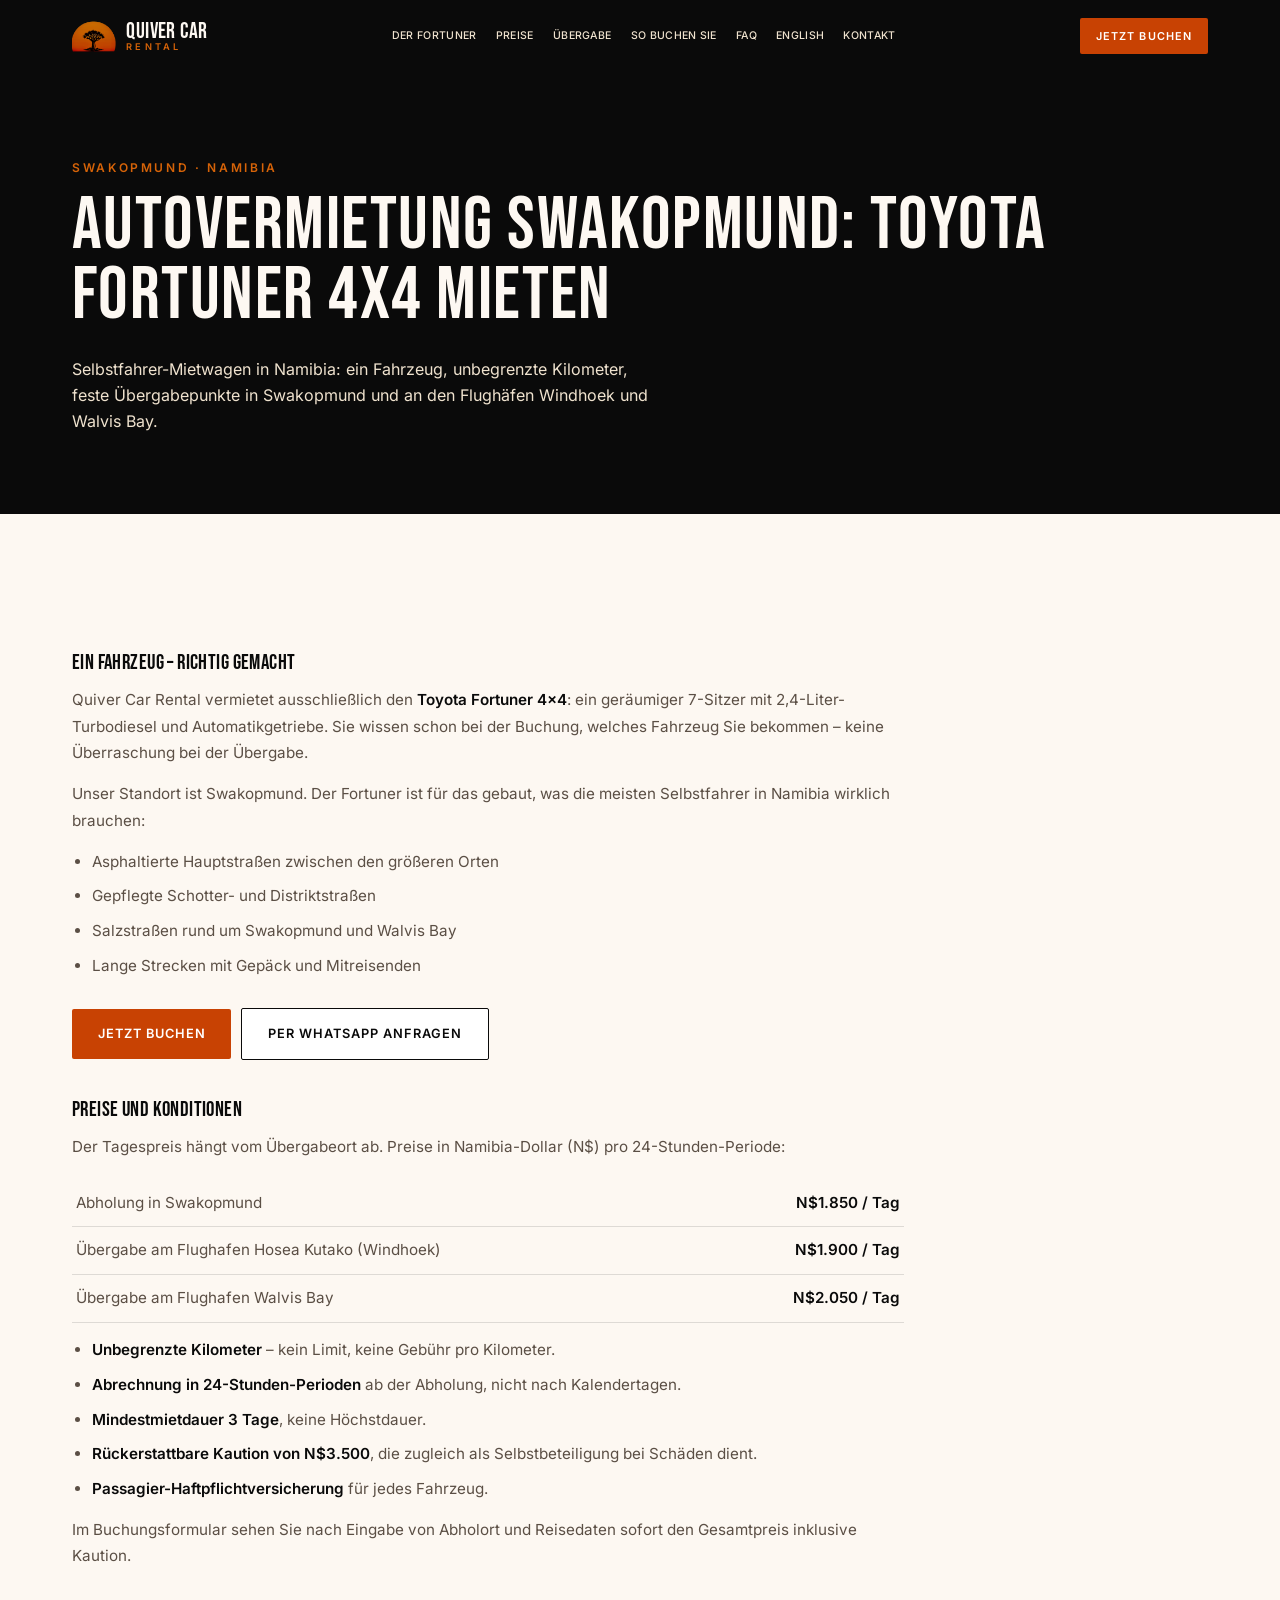
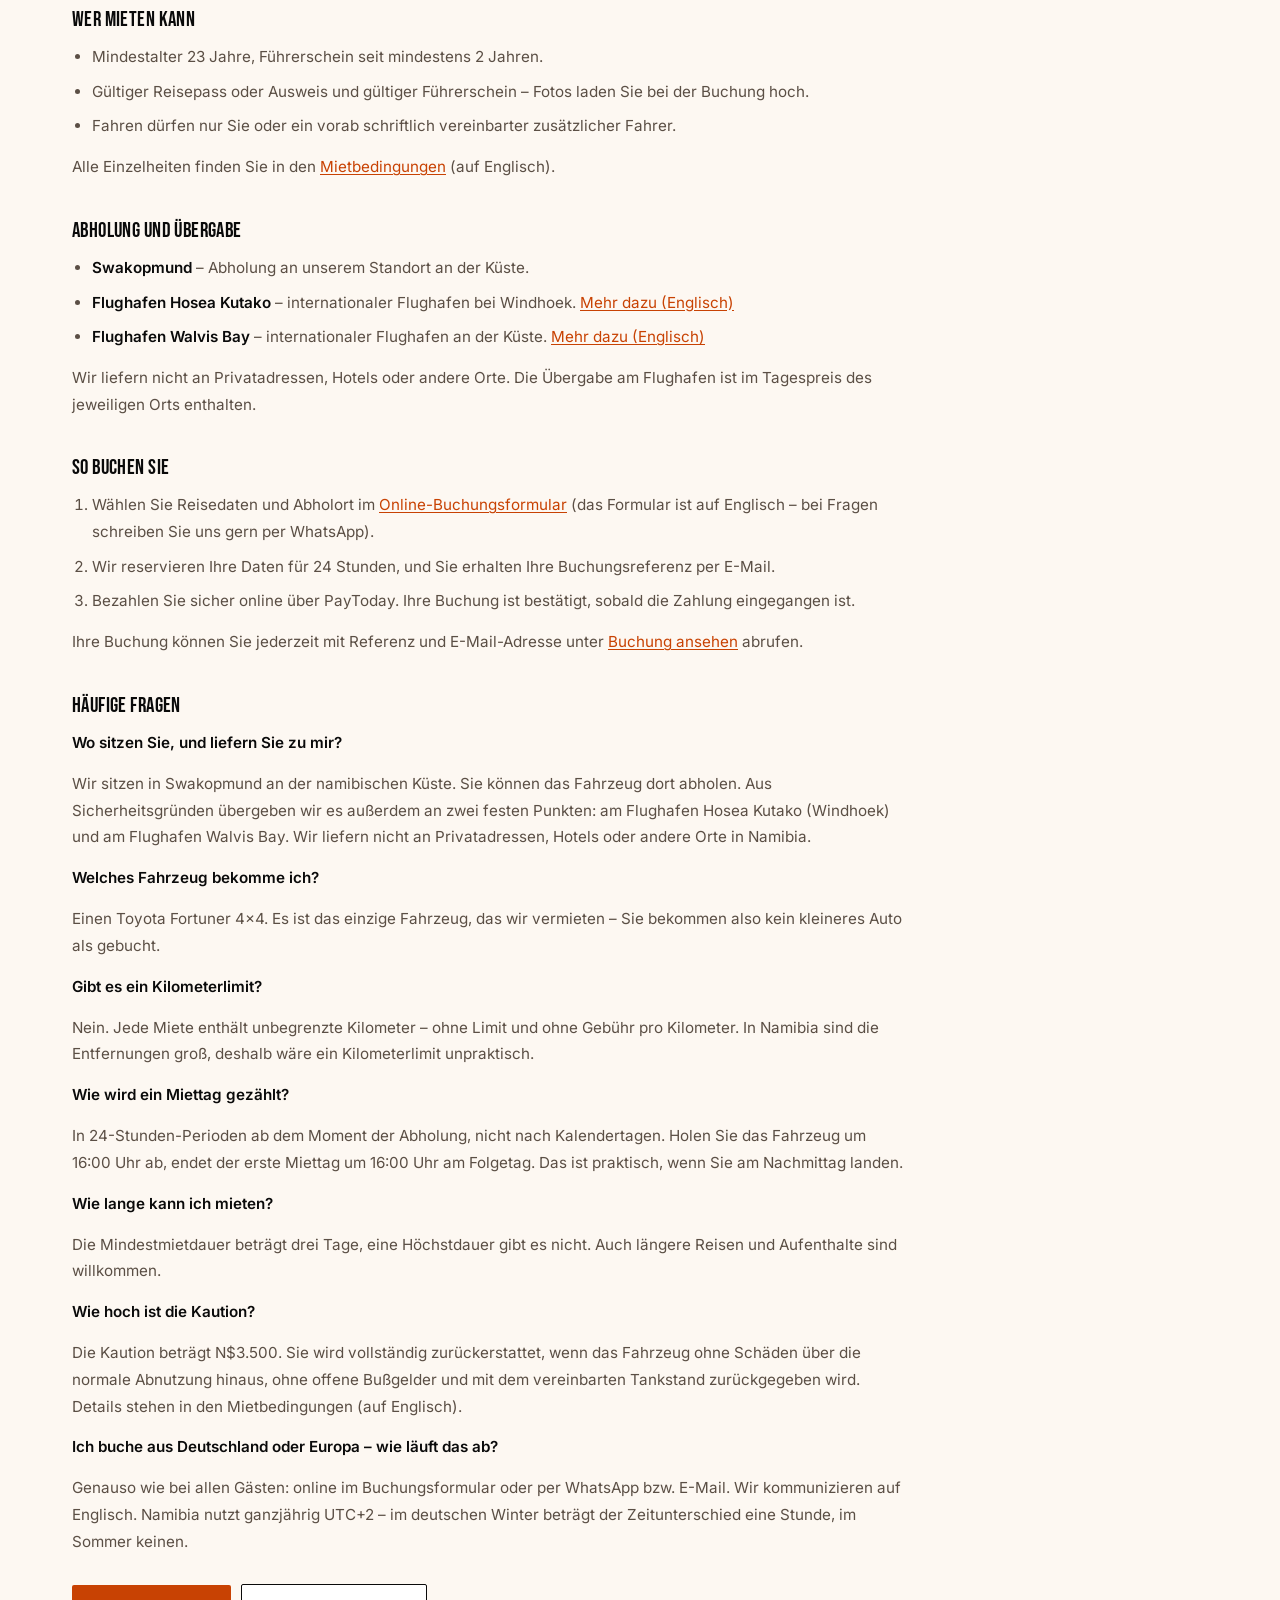
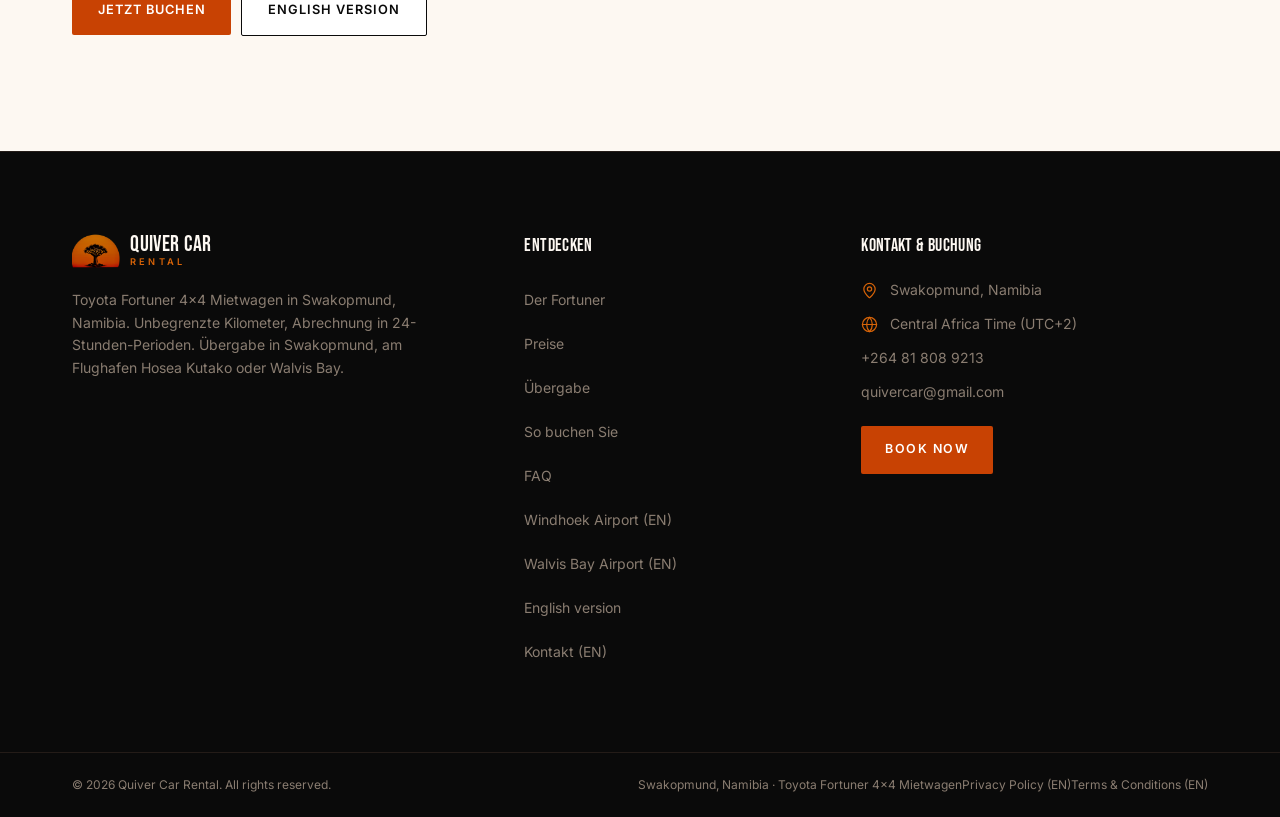
<file: de.html>
<!DOCTYPE html><html lang="de" class="__variable_52c171 __variable_41d65d"><head><meta charSet="utf-8"/><meta name="viewport" content="width=device-width, initial-scale=1"/><link rel="stylesheet" href="_next/static/css/a8dc9301f26d5d79.css" data-precedence="next"/><meta name="theme-color" content="#181210"/><title>Autovermietung Swakopmund — Toyota Fortuner 4x4 mieten | Quiver</title><meta name="description" content="Toyota Fortuner 4x4 mieten in Swakopmund, Namibia: unbegrenzte Kilometer, ab N$1.850 pro Tag. Übergabe in Swakopmund oder an den Flughäfen Windhoek und Walvis Bay."/><meta property="og:title" content="Autovermietung Swakopmund — Toyota Fortuner 4x4 mieten | Quiver"/><meta property="og:description" content="Toyota Fortuner 4x4 mieten in Swakopmund, Namibia: unbegrenzte Kilometer, ab N$1.850 pro Tag. Übergabe in Swakopmund oder an den Flughäfen Windhoek und Walvis Bay."/><meta property="og:site_name" content="Quiver Car Rental"/><meta property="og:locale" content="de_DE"/><meta property="og:type" content="website"/><meta property="og:url" content="https://quivercarrental.com/de"/><meta property="og:image" content="https://quivercarrental.com/img/coast.webp"/><meta name="twitter:card" content="summary_large_image"/><meta name="twitter:title" content="Autovermietung Swakopmund — Toyota Fortuner 4x4 mieten | Quiver"/><meta name="twitter:description" content="Toyota Fortuner 4x4 mieten in Swakopmund, Namibia: unbegrenzte Kilometer, ab N$1.850 pro Tag. Übergabe in Swakopmund oder an den Flughäfen Windhoek und Walvis Bay."/><meta name="twitter:image" content="https://quivercarrental.com/img/coast.webp"/><link rel="icon" href="favicon.ico" sizes="any"/><link rel="icon" href="favicon-32x32.png" sizes="32x32" type="image/png"/><link rel="icon" href="favicon-16x16.png" sizes="16x16" type="image/png"/><link rel="apple-touch-icon" href="apple-touch-icon.png"/><style>
header nav[aria-label="Primary"] ul{gap:.1rem}
header nav[aria-label="Primary"] a{padding-left:.55rem;padding-right:.55rem;padding-top:.5rem;padding-bottom:.5rem;font-size:.66rem;letter-spacing:.03em}
header .container-q{gap:1rem}
header a[class~="bg-sun-600"]{padding-left:1rem;padding-right:1rem;padding-top:.6rem;padding-bottom:.6rem;font-size:.68rem}
.legal-updated{font-size:.8rem;color:rgb(138 125 113)}
.legal{max-width:52rem;margin-top:1.5rem}
.legal h2{margin-top:2.5rem;margin-bottom:.85rem;font-size:1.3rem;color:rgb(10 10 10)}
.legal h2:first-of-type{margin-top:0}
.legal p{margin-top:.9rem;font-size:.95rem;line-height:1.75;color:rgb(91 79 69)}
.legal ul{margin-top:.9rem;padding-left:1.25rem;list-style:disc}
.legal li{margin-top:.5rem;font-size:.95rem;line-height:1.75;color:rgb(91 79 69)}
.legal a{color:rgb(200 66 3);text-decoration:underline;text-underline-offset:2px}
.legal a:hover{color:rgb(161 29 0)}
.legal strong{color:rgb(10 10 10);font-weight:600}
</style><style>
.legal .facts{width:100%;border-collapse:collapse;margin-top:1.2rem}
.legal .facts td{padding:.75rem .25rem;border-bottom:1px solid rgb(0 0 0 / .12);font-size:.95rem;color:rgb(91 79 69)}
.legal .facts td:last-child{text-align:right;font-weight:600;color:rgb(10 10 10);white-space:nowrap}
.legal .facts tr.hl td{background:rgb(255 244 232)}
.legal .cta{display:inline-block;background:rgb(200 66 3);color:#fff;text-decoration:none;padding:.85rem 1.6rem;border-radius:2px;font-weight:600;font-size:.8rem;letter-spacing:.08em;text-transform:uppercase;margin:.9rem .6rem 0 0}
.legal .cta:hover{background:rgb(161 29 0);color:#fff}
.legal .cta.alt{background:#fff;color:rgb(10 10 10);border:1px solid rgb(10 10 10)}
.legal .cta.alt:hover{background:rgb(10 10 10);color:#fff}
.legal ol{margin-top:.9rem;padding-left:1.25rem;list-style:decimal}
.legal h2{scroll-margin-top:96px}
</style><meta name="robots" content="index, follow, max-image-preview:large, max-snippet:-1, max-video-preview:-1"/><link rel="canonical" href="https://quivercarrental.com/de"/><link rel="alternate" hreflang="en" href="https://quivercarrental.com/"/><link rel="alternate" hreflang="de" href="https://quivercarrental.com/de"/><link rel="alternate" hreflang="x-default" href="https://quivercarrental.com/"/><meta name="geo.region" content="NA-ER"/><meta name="geo.placename" content="Swakopmund, Namibia"/><meta name="geo.position" content="-22.6792;14.5272"/><meta name="ICBM" content="-22.6792, 14.5272"/><script type="application/ld+json">{"@context":"https://schema.org","@graph":[{"@type":"WebPage","@id":"https://quivercarrental.com/de#webpage","url":"https://quivercarrental.com/de","name":"Autovermietung Swakopmund — Toyota Fortuner 4x4 mieten","description":"Toyota Fortuner 4x4 mieten in Swakopmund, Namibia: unbegrenzte Kilometer, ab N$1.850 pro Tag. Übergabe in Swakopmund oder an den Flughäfen Windhoek und Walvis Bay.","inLanguage":"de","isPartOf":{"@id":"https://quivercarrental.com/#website"},"about":{"@id":"https://quivercarrental.com/#business"}},{"@type":"BreadcrumbList","itemListElement":[{"@type":"ListItem","position":1,"name":"Startseite","item":"https://quivercarrental.com/"},{"@type":"ListItem","position":2,"name":"Deutsch","item":"https://quivercarrental.com/de"}]},{"@type":"FAQPage","@id":"https://quivercarrental.com/de#faq","mainEntity":[{"@type":"Question","name":"Wo sitzen Sie, und liefern Sie zu mir?","acceptedAnswer":{"@type":"Answer","text":"Wir sitzen in Swakopmund an der namibischen Küste. Sie können das Fahrzeug dort abholen. Aus Sicherheitsgründen übergeben wir es außerdem an zwei festen Punkten: am Flughafen Hosea Kutako (Windhoek) und am Flughafen Walvis Bay. Wir liefern nicht an Privatadressen, Hotels oder andere Orte in Namibia."}},{"@type":"Question","name":"Welches Fahrzeug bekomme ich?","acceptedAnswer":{"@type":"Answer","text":"Einen Toyota Fortuner 4x4. Es ist das einzige Fahrzeug, das wir vermieten – Sie bekommen also kein kleineres Auto als gebucht."}},{"@type":"Question","name":"Gibt es ein Kilometerlimit?","acceptedAnswer":{"@type":"Answer","text":"Nein. Jede Miete enthält unbegrenzte Kilometer – ohne Limit und ohne Gebühr pro Kilometer. In Namibia sind die Entfernungen groß, deshalb wäre ein Kilometerlimit unpraktisch."}},{"@type":"Question","name":"Wie wird ein Miettag gezählt?","acceptedAnswer":{"@type":"Answer","text":"In 24-Stunden-Perioden ab dem Moment der Abholung, nicht nach Kalendertagen. Holen Sie das Fahrzeug um 16:00 Uhr ab, endet der erste Miettag um 16:00 Uhr am Folgetag. Das ist praktisch, wenn Sie am Nachmittag landen."}},{"@type":"Question","name":"Wie lange kann ich mieten?","acceptedAnswer":{"@type":"Answer","text":"Die Mindestmietdauer beträgt drei Tage, eine Höchstdauer gibt es nicht. Auch längere Reisen und Aufenthalte sind willkommen."}},{"@type":"Question","name":"Wie hoch ist die Kaution?","acceptedAnswer":{"@type":"Answer","text":"Die Kaution beträgt N$3.500. Sie wird vollständig zurückerstattet, wenn das Fahrzeug ohne Schäden über die normale Abnutzung hinaus, ohne offene Bußgelder und mit dem vereinbarten Tankstand zurückgegeben wird. Details stehen in den Mietbedingungen (auf Englisch)."}},{"@type":"Question","name":"Ich buche aus Deutschland oder Europa – wie läuft das ab?","acceptedAnswer":{"@type":"Answer","text":"Genauso wie bei allen Gästen: online im Buchungsformular oder per WhatsApp bzw. E-Mail. Wir kommunizieren auf Englisch. Namibia nutzt ganzjährig UTC+2 – im deutschen Winter beträgt der Zeitunterschied eine Stunde, im Sommer keinen."}}]}]}</script></head><body class="min-h-dvh"><a href="#main" class="sr-only focus:not-sr-only focus:fixed focus:left-4 focus:top-4 focus:z-[200] focus:rounded focus:bg-ink-950 focus:px-5 focus:py-3 focus:text-sm focus:font-semibold focus:text-sand-50">Skip to main content</a><header class="fixed inset-x-0 top-0 z-50 bg-ink-950"><div class="container-q flex h-[72px] items-center justify-between gap-6"><a class="flex shrink-0 items-center gap-2.5" aria-label="Quiver Car Rental — home" href="/"><img alt="" width="44" height="34" decoding="async" class="h-[34px] w-auto" src="img/mark.png"/><span class="flex flex-col leading-none"><span class="whitespace-nowrap font-display text-[1.35rem] tracking-display text-sand-50">Quiver Car</span><span class="font-body text-[0.58rem] font-semibold uppercase tracking-[0.34em] text-sun-500">Rental</span></span></a><nav aria-label="Primary" class="hidden lg:block"><ul class="flex items-center gap-1"><li><a class="relative block whitespace-nowrap rounded px-2.5 py-2 text-[0.74rem] font-medium uppercase tracking-[0.08em] transition-colors duration-200 text-sand-200 hover:text-sand-50" href="/de#fahrzeug">Der Fortuner</a></li><li><a class="relative block whitespace-nowrap rounded px-2.5 py-2 text-[0.74rem] font-medium uppercase tracking-[0.08em] transition-colors duration-200 text-sand-200 hover:text-sand-50" href="/de#preise">Preise</a></li><li><a class="relative block whitespace-nowrap rounded px-2.5 py-2 text-[0.74rem] font-medium uppercase tracking-[0.08em] transition-colors duration-200 text-sand-200 hover:text-sand-50" href="/de#uebergabe">Übergabe</a></li><li><a class="relative block whitespace-nowrap rounded px-2.5 py-2 text-[0.74rem] font-medium uppercase tracking-[0.08em] transition-colors duration-200 text-sand-200 hover:text-sand-50" href="/de#buchen">So buchen Sie</a></li><li><a class="relative block whitespace-nowrap rounded px-2.5 py-2 text-[0.74rem] font-medium uppercase tracking-[0.08em] transition-colors duration-200 text-sand-200 hover:text-sand-50" href="/de#faq">FAQ</a></li><li><a class="relative block whitespace-nowrap rounded px-2.5 py-2 text-[0.74rem] font-medium uppercase tracking-[0.08em] transition-colors duration-200 text-sand-200 hover:text-sand-50" href="/">English</a></li><li><a class="relative block whitespace-nowrap rounded px-2.5 py-2 text-[0.74rem] font-medium uppercase tracking-[0.08em] transition-colors duration-200 text-sand-200 hover:text-sand-50" href="/contact">Kontakt</a></li></ul></nav><div class="flex items-center gap-2"><a class="hidden whitespace-nowrap rounded-sm bg-sun-600 px-5 py-3 text-[0.75rem] font-semibold uppercase tracking-[0.1em] text-white transition-colors duration-200 hover:bg-sun-700 sm:inline-block" href="/booking">Jetzt buchen</a><button type="button" id="mobile-menu-btn" aria-label="Open navigation menu" aria-expanded="false" class="grid h-12 w-12 place-items-center rounded-sm text-sand-50 transition-colors duration-200 hover:bg-white/10 lg:hidden"><svg xmlns="http://www.w3.org/2000/svg" width="24" height="24" viewBox="0 0 24 24" fill="none" stroke="currentColor" stroke-width="1.75" stroke-linecap="round" stroke-linejoin="round"><line x1="4" x2="20" y1="12" y2="12"></line><line x1="4" x2="20" y1="6" y2="6"></line><line x1="4" x2="20" y1="18" y2="18"></line></svg></button></div></div><nav id="mobile-menu" hidden aria-label="Mobile" class="lg:hidden border-t border-ink-800 bg-ink-950"><ul class="container-q flex flex-col py-3"><li><a class="block py-3 text-sm uppercase tracking-[0.08em] text-sand-200 hover:text-sand-50" href="/de#fahrzeug">Der Fortuner</a></li><li><a class="block py-3 text-sm uppercase tracking-[0.08em] text-sand-200 hover:text-sand-50" href="/de#preise">Preise</a></li><li><a class="block py-3 text-sm uppercase tracking-[0.08em] text-sand-200 hover:text-sand-50" href="/de#uebergabe">Übergabe</a></li><li><a class="block py-3 text-sm uppercase tracking-[0.08em] text-sand-200 hover:text-sand-50" href="/de#buchen">So buchen Sie</a></li><li><a class="block py-3 text-sm uppercase tracking-[0.08em] text-sand-200 hover:text-sand-50" href="/de#faq">FAQ</a></li><li><a class="block py-3 text-sm uppercase tracking-[0.08em] text-sand-200 hover:text-sand-50" href="/">English</a></li><li><a class="block py-3 text-sm uppercase tracking-[0.08em] text-sand-200 hover:text-sand-50" href="/contact">Kontakt</a></li><li><a class="block py-3 text-sm uppercase tracking-[0.08em] text-sand-200 hover:text-sand-50" href="/booking">Jetzt buchen</a></li></ul><div class="container-q pb-4"><a class="mt-3 flex w-full items-center justify-center gap-2.5 rounded-sm bg-sun-600 px-5 py-3 text-[0.75rem] font-semibold uppercase tracking-[0.1em] text-white transition-colors duration-200 hover:bg-sun-700" href="/booking">Book Now</a></div></nav></header><main id="main"><section class="relative isolate overflow-hidden bg-ink-950 pb-14 pt-32 sm:pb-20 sm:pt-40"><div class="container-q"><p class="eyebrow-on-dark mb-4">Swakopmund · Namibia</p><h1 class="max-w-[22ch] font-display text-[clamp(2.3rem,7vw,4.6rem)] leading-[0.98] tracking-display text-sand-50">Autovermietung Swakopmund: Toyota Fortuner 4x4 mieten</h1><p class="mt-6 max-w-[58ch] leading-relaxed text-sand-200">Selbstfahrer-Mietwagen in Namibia: ein Fahrzeug, unbegrenzte Kilometer, feste Übergabepunkte in Swakopmund und an den Flughäfen Windhoek und Walvis Bay.</p></div></section><section class="section-y"><div class="container-q"><div class="legal"><h2 id="fahrzeug">Ein Fahrzeug – richtig gemacht</h2>
<p>Quiver Car Rental vermietet ausschließlich den <strong>Toyota Fortuner 4x4</strong>: ein geräumiger 7-Sitzer mit 2,4-Liter-Turbodiesel und Automatikgetriebe. Sie wissen schon bei der Buchung, welches Fahrzeug Sie bekommen – keine Überraschung bei der Übergabe.</p>
<p>Unser Standort ist Swakopmund. Der Fortuner ist für das gebaut, was die meisten Selbstfahrer in Namibia wirklich brauchen:</p>
<ul><li>Asphaltierte Hauptstraßen zwischen den größeren Orten</li><li>Gepflegte Schotter- und Distriktstraßen</li><li>Salzstraßen rund um Swakopmund und Walvis Bay</li><li>Lange Strecken mit Gepäck und Mitreisenden</li></ul>
<p><a class="cta" href="/booking">Jetzt buchen</a><a class="cta alt" href="https://wa.me/264818089213?text=Hallo%20Quiver%20Car%20Rental%2C%20ich%20interessiere%20mich%20f%C3%BCr%20eine%20Fortuner-Miete." target="_blank" rel="noopener">Per WhatsApp anfragen</a></p>

<h2 id="preise">Preise und Konditionen</h2>
<p>Der Tagespreis hängt vom Übergabeort ab. Preise in Namibia-Dollar (N$) pro 24-Stunden-Periode:</p>
<table class="facts"><tbody>
<tr><td>Abholung in Swakopmund</td><td>N$1.850 / Tag</td></tr>
<tr><td>Übergabe am Flughafen Hosea Kutako (Windhoek)</td><td>N$1.900 / Tag</td></tr>
<tr><td>Übergabe am Flughafen Walvis Bay</td><td>N$2.050 / Tag</td></tr>
</tbody></table>
<ul>
<li><strong>Unbegrenzte Kilometer</strong> – kein Limit, keine Gebühr pro Kilometer.</li>
<li><strong>Abrechnung in 24-Stunden-Perioden</strong> ab der Abholung, nicht nach Kalendertagen.</li>
<li><strong>Mindestmietdauer 3 Tage</strong>, keine Höchstdauer.</li>
<li><strong>Rückerstattbare Kaution von N$3.500</strong>, die zugleich als Selbstbeteiligung bei Schäden dient.</li>
<li><strong>Passagier-Haftpflichtversicherung</strong> für jedes Fahrzeug.</li>
</ul>
<p>Im Buchungsformular sehen Sie nach Eingabe von Abholort und Reisedaten sofort den Gesamtpreis inklusive Kaution.</p>

<h2 id="fahrer">Wer mieten kann</h2>
<ul><li>Mindestalter 23 Jahre, Führerschein seit mindestens 2 Jahren.</li><li>Gültiger Reisepass oder Ausweis und gültiger Führerschein – Fotos laden Sie bei der Buchung hoch.</li><li>Fahren dürfen nur Sie oder ein vorab schriftlich vereinbarter zusätzlicher Fahrer.</li></ul>
<p>Alle Einzelheiten finden Sie in den <a href="/terms">Mietbedingungen</a> (auf Englisch).</p>

<h2 id="uebergabe">Abholung und Übergabe</h2>
<ul><li><strong>Swakopmund</strong> – Abholung an unserem Standort an der Küste.</li><li><strong>Flughafen Hosea Kutako</strong> – internationaler Flughafen bei Windhoek. <a href="/car-rental-windhoek-airport">Mehr dazu (Englisch)</a></li><li><strong>Flughafen Walvis Bay</strong> – internationaler Flughafen an der Küste. <a href="/car-rental-walvis-bay-airport">Mehr dazu (Englisch)</a></li></ul>
<p>Wir liefern nicht an Privatadressen, Hotels oder andere Orte. Die Übergabe am Flughafen ist im Tagespreis des jeweiligen Orts enthalten.</p>

<h2 id="buchen">So buchen Sie</h2>
<ol><li>Wählen Sie Reisedaten und Abholort im <a href="/booking">Online-Buchungsformular</a> (das Formular ist auf Englisch – bei Fragen schreiben Sie uns gern per WhatsApp).</li><li>Wir reservieren Ihre Daten für 24 Stunden, und Sie erhalten Ihre Buchungsreferenz per E-Mail.</li><li>Bezahlen Sie sicher online über PayToday. Ihre Buchung ist bestätigt, sobald die Zahlung eingegangen ist.</li></ol>
<p>Ihre Buchung können Sie jederzeit mit Referenz und E-Mail-Adresse unter <a href="/view-booking">Buchung ansehen</a> abrufen.</p>

<h2 id="faq">Häufige Fragen</h2>
<p><strong>Wo sitzen Sie, und liefern Sie zu mir?</strong></p><p>Wir sitzen in Swakopmund an der namibischen Küste. Sie können das Fahrzeug dort abholen. Aus Sicherheitsgründen übergeben wir es außerdem an zwei festen Punkten: am Flughafen Hosea Kutako (Windhoek) und am Flughafen Walvis Bay. Wir liefern nicht an Privatadressen, Hotels oder andere Orte in Namibia.</p><p><strong>Welches Fahrzeug bekomme ich?</strong></p><p>Einen Toyota Fortuner 4x4. Es ist das einzige Fahrzeug, das wir vermieten – Sie bekommen also kein kleineres Auto als gebucht.</p><p><strong>Gibt es ein Kilometerlimit?</strong></p><p>Nein. Jede Miete enthält unbegrenzte Kilometer – ohne Limit und ohne Gebühr pro Kilometer. In Namibia sind die Entfernungen groß, deshalb wäre ein Kilometerlimit unpraktisch.</p><p><strong>Wie wird ein Miettag gezählt?</strong></p><p>In 24-Stunden-Perioden ab dem Moment der Abholung, nicht nach Kalendertagen. Holen Sie das Fahrzeug um 16:00 Uhr ab, endet der erste Miettag um 16:00 Uhr am Folgetag. Das ist praktisch, wenn Sie am Nachmittag landen.</p><p><strong>Wie lange kann ich mieten?</strong></p><p>Die Mindestmietdauer beträgt drei Tage, eine Höchstdauer gibt es nicht. Auch längere Reisen und Aufenthalte sind willkommen.</p><p><strong>Wie hoch ist die Kaution?</strong></p><p>Die Kaution beträgt N$3.500. Sie wird vollständig zurückerstattet, wenn das Fahrzeug ohne Schäden über die normale Abnutzung hinaus, ohne offene Bußgelder und mit dem vereinbarten Tankstand zurückgegeben wird. Details stehen in den Mietbedingungen (auf Englisch).</p><p><strong>Ich buche aus Deutschland oder Europa – wie läuft das ab?</strong></p><p>Genauso wie bei allen Gästen: online im Buchungsformular oder per WhatsApp bzw. E-Mail. Wir kommunizieren auf Englisch. Namibia nutzt ganzjährig UTC+2 – im deutschen Winter beträgt der Zeitunterschied eine Stunde, im Sommer keinen.</p>
<p><a class="cta" href="/booking">Jetzt buchen</a><a class="cta alt" href="/">English version</a></p></div></div></section></main><footer class="border-t border-ink-800 bg-ink-950 text-sand-200"><div class="container-q grid gap-12 py-16 md:grid-cols-[1.4fr_1fr_1.2fr] md:py-20"><div><div class="flex items-center gap-2.5"><img alt="" loading="lazy" width="48" height="37" decoding="async" class="h-[37px] w-auto" src="img/mark.png"/><span class="flex flex-col leading-none"><span class="font-display text-[1.4rem] tracking-display text-sand-50">Quiver Car</span><span class="text-[0.58rem] font-semibold uppercase tracking-[0.34em] text-sun-500">Rental</span></span></div><p class="mt-5 max-w-[42ch] text-sm leading-relaxed text-ink-400">Toyota Fortuner 4x4 Mietwagen in Swakopmund, Namibia. Unbegrenzte Kilometer, Abrechnung in 24-Stunden-Perioden. Übergabe in Swakopmund, am Flughafen Hosea Kutako oder Walvis Bay.</p></div><nav aria-label="Footer"><h2 class="mb-5 font-display text-lg tracking-display text-sand-50">Entdecken</h2><ul class="space-y-1"><li><a class="inline-flex min-h-[40px] items-center text-sm text-ink-400 transition-colors duration-200 hover:text-sun-500" href="/de#fahrzeug">Der Fortuner</a></li><li><a class="inline-flex min-h-[40px] items-center text-sm text-ink-400 transition-colors duration-200 hover:text-sun-500" href="/de#preise">Preise</a></li><li><a class="inline-flex min-h-[40px] items-center text-sm text-ink-400 transition-colors duration-200 hover:text-sun-500" href="/de#uebergabe">Übergabe</a></li><li><a class="inline-flex min-h-[40px] items-center text-sm text-ink-400 transition-colors duration-200 hover:text-sun-500" href="/de#buchen">So buchen Sie</a></li><li><a class="inline-flex min-h-[40px] items-center text-sm text-ink-400 transition-colors duration-200 hover:text-sun-500" href="/de#faq">FAQ</a></li><li><a class="inline-flex min-h-[40px] items-center text-sm text-ink-400 transition-colors duration-200 hover:text-sun-500" href="/car-rental-windhoek-airport">Windhoek Airport (EN)</a></li><li><a class="inline-flex min-h-[40px] items-center text-sm text-ink-400 transition-colors duration-200 hover:text-sun-500" href="/car-rental-walvis-bay-airport">Walvis Bay Airport (EN)</a></li><li><a class="inline-flex min-h-[40px] items-center text-sm text-ink-400 transition-colors duration-200 hover:text-sun-500" href="/">English version</a></li><li><a class="inline-flex min-h-[40px] items-center text-sm text-ink-400 transition-colors duration-200 hover:text-sun-500" href="/contact">Kontakt (EN)</a></li></ul></nav><div><h2 class="mb-5 font-display text-lg tracking-display text-sand-50">Kontakt &amp; Buchung</h2><ul class="space-y-3.5 text-sm"><li class="flex gap-3"><svg xmlns="http://www.w3.org/2000/svg" width="17" height="17" viewBox="0 0 24 24" fill="none" stroke="currentColor" stroke-width="1.75" stroke-linecap="round" stroke-linejoin="round" class="mt-0.5 shrink-0 text-sun-500" aria-hidden="true"><path d="M20 10c0 4.993-5.539 10.193-7.399 11.799a1 1 0 0 1-1.202 0C9.539 20.193 4 14.993 4 10a8 8 0 0 1 16 0"></path><circle cx="12" cy="10" r="3"></circle></svg><span class="text-ink-400">Swakopmund, Namibia</span></li><li class="flex gap-3"><svg xmlns="http://www.w3.org/2000/svg" width="17" height="17" viewBox="0 0 24 24" fill="none" stroke="currentColor" stroke-width="1.75" stroke-linecap="round" stroke-linejoin="round" class="mt-0.5 shrink-0 text-sun-500" aria-hidden="true"><circle cx="12" cy="12" r="10"></circle><path d="M12 2a14.5 14.5 0 0 0 0 20 14.5 14.5 0 0 0 0-20"></path><path d="M2 12h20"></path></svg><span class="text-ink-400">Central Africa Time (UTC+2)</span></li><li class="flex gap-3"><a class="text-ink-400 hover:text-sun-500" href="tel:+264818089213">+264 81 808 9213</a></li><li class="flex gap-3"><a class="text-ink-400 hover:text-sun-500" href="mailto:quivercar@gmail.com">quivercar@gmail.com</a></li></ul><a class="mt-6 inline-flex min-h-[48px] items-center rounded-sm bg-sun-600 px-6 text-[0.78rem] font-semibold uppercase tracking-[0.12em] text-white transition-colors duration-200 hover:bg-sun-700" href="/booking">Book Now</a></div></div><div class="border-t border-ink-800"><div class="container-q flex flex-col gap-2 py-6 text-xs text-ink-400 sm:flex-row sm:items-center sm:justify-between"><p>© 2026 Quiver Car Rental. All rights reserved.</p><div class="flex flex-wrap items-center gap-x-5 gap-y-1"><span>Swakopmund, Namibia · Toyota Fortuner 4x4 Mietwagen</span><a class="hover:text-sun-500" href="/privacy">Privacy Policy (EN)</a><a class="hover:text-sun-500" href="/terms">Terms &amp; Conditions (EN)</a></div></div></div></footer><a href="https://wa.me/264818089213?text=Hi%20Quiver%20Car%20Rental%2C%20I%20would%20like%20to%20enquire%20about%20renting%20the%20Fortuner." target="_blank" rel="noopener noreferrer" aria-label="Chat with Quiver Car Rental on WhatsApp" class="fixed bottom-6 right-6 z-50 grid h-14 w-14 place-items-center rounded-full bg-sun-600 text-white shadow-lg transition-transform hover:scale-105"><svg xmlns="http://www.w3.org/2000/svg" width="24" height="24" viewBox="0 0 24 24" fill="none" stroke="currentColor" stroke-width="2" stroke-linecap="round" stroke-linejoin="round" aria-hidden="true"><path d="M7.9 20A9 9 0 1 0 4 16.1L2 22Z"></path></svg></a><script>document.getElementById('mobile-menu-btn').addEventListener('click',function(){var m=document.getElementById('mobile-menu');var open=!m.hidden;m.hidden=open;this.setAttribute('aria-expanded',String(!open));});</script></body></html>
</file>
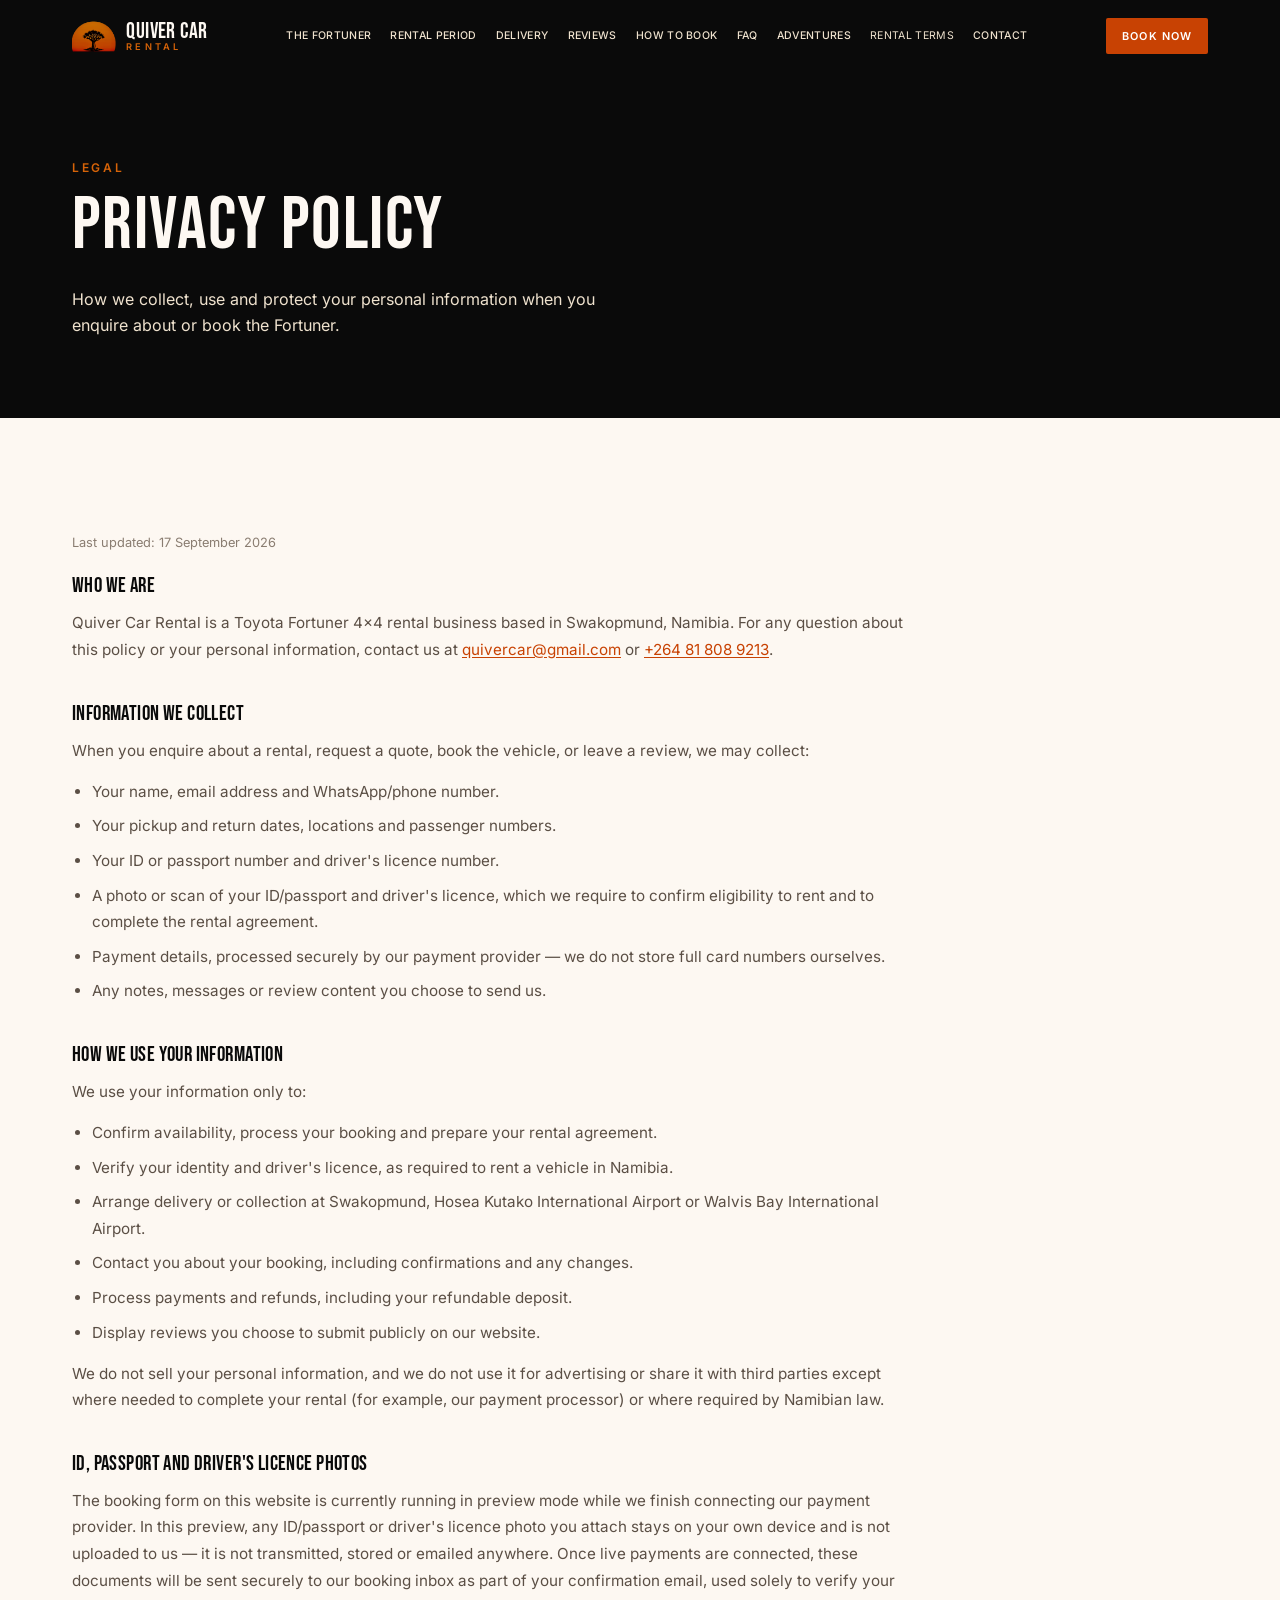
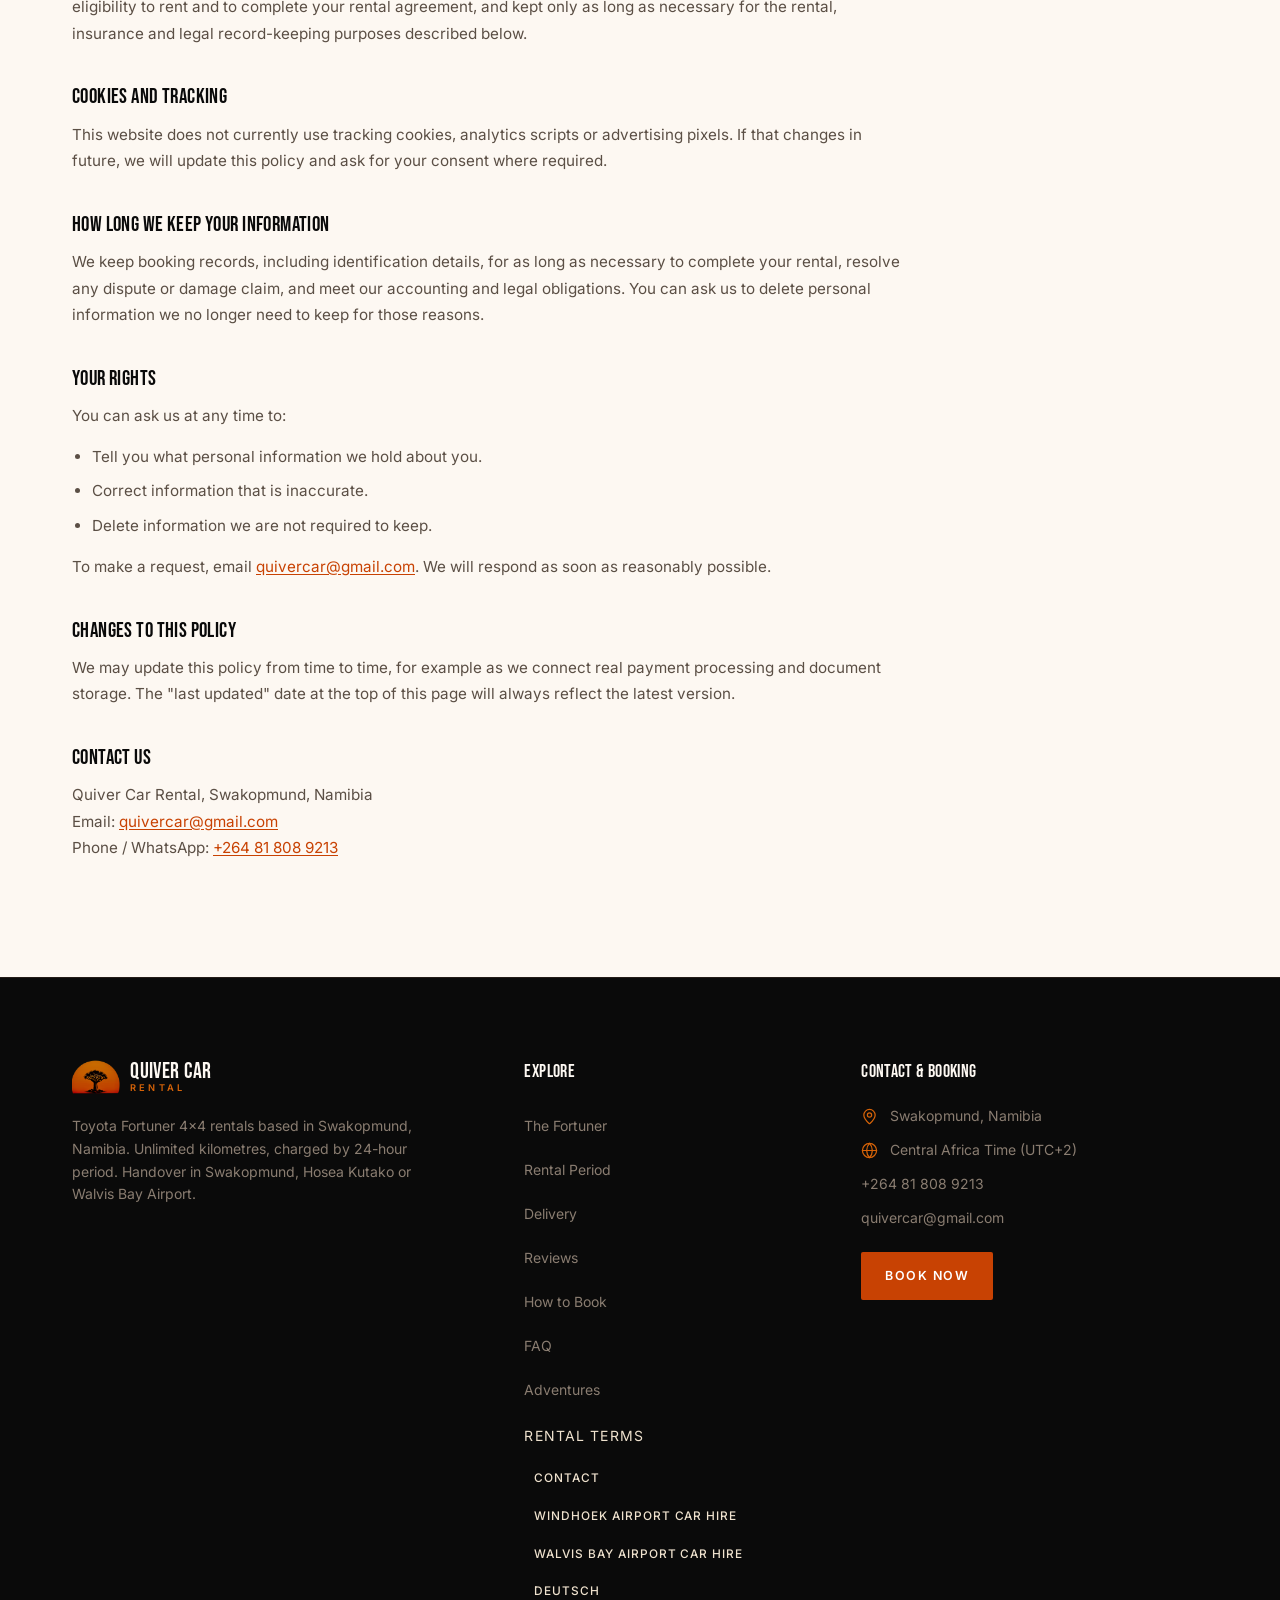
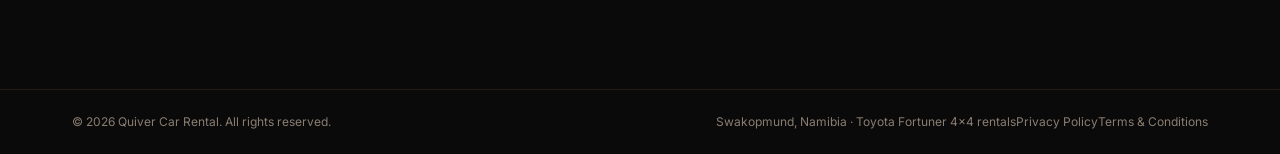
<file: privacy.html>
<!DOCTYPE html><html lang="en" class="__variable_52c171 __variable_41d65d"><head><meta charSet="utf-8"/><meta name="viewport" content="width=device-width, initial-scale=1"/><link rel="stylesheet" href="_next/static/css/a8dc9301f26d5d79.css" data-precedence="next"/><meta name="theme-color" content="#181210"/><title>Privacy Policy — Quiver Car Rental</title><meta name="description" content="How Quiver Car Rental collects, uses and protects your personal information when you enquire about or book a Toyota Fortuner 4x4 rental in Namibia."/><meta property="og:title" content="Privacy Policy — Quiver Car Rental"/><meta property="og:description" content="How Quiver Car Rental collects, uses and protects your personal information."/><meta property="og:site_name" content="Quiver Car Rental"/><meta property="og:locale" content="en_NA"/><meta property="og:type" content="website"/><link rel="icon" href="favicon.ico" sizes="any"/><link rel="icon" href="favicon-32x32.png" sizes="32x32" type="image/png"/><link rel="icon" href="favicon-16x16.png" sizes="16x16" type="image/png"/><link rel="apple-touch-icon" href="apple-touch-icon.png"/><style>
header nav[aria-label="Primary"] ul{gap:.1rem}
header nav[aria-label="Primary"] a{padding-left:.55rem;padding-right:.55rem;padding-top:.5rem;padding-bottom:.5rem;font-size:.66rem;letter-spacing:.03em}
header .container-q{gap:1rem}
header a[class~="bg-sun-600"]{padding-left:1rem;padding-right:1rem;padding-top:.6rem;padding-bottom:.6rem;font-size:.68rem}
.legal-updated{font-size:.8rem;color:rgb(138 125 113)}
.legal{max-width:52rem;margin-top:1.5rem}
.legal h2{margin-top:2.5rem;margin-bottom:.85rem;font-size:1.3rem;color:rgb(10 10 10)}
.legal h2:first-of-type{margin-top:0}
.legal p{margin-top:.9rem;font-size:.95rem;line-height:1.75;color:rgb(91 79 69)}
.legal ul{margin-top:.9rem;padding-left:1.25rem;list-style:disc}
.legal li{margin-top:.5rem;font-size:.95rem;line-height:1.75;color:rgb(91 79 69)}
.legal a{color:rgb(200 66 3);text-decoration:underline;text-underline-offset:2px}
.legal a:hover{color:rgb(161 29 0)}
.legal strong{color:rgb(10 10 10);font-weight:600}
</style><meta name="robots" content="index, follow, max-image-preview:large, max-snippet:-1, max-video-preview:-1"/><link rel="canonical" href="https://quivercarrental.com/privacy"/><meta property="og:url" content="https://quivercarrental.com/privacy"/><meta name="geo.region" content="NA-ER"/><meta name="geo.placename" content="Swakopmund, Namibia"/><meta name="geo.position" content="-22.6792;14.5272"/><meta name="ICBM" content="-22.6792, 14.5272"/><meta property="og:image" content="https://quivercarrental.com/img/coast.webp"/><script type="application/ld+json">{"@context":"https://schema.org","@graph":[{"@type":"WebPage","@id":"https://quivercarrental.com/privacy#webpage","url":"https://quivercarrental.com/privacy","name":"Privacy Policy","description":"How Quiver Car Rental collects, uses and protects your personal information.","isPartOf":{"@id":"https://quivercarrental.com/#website"},"about":{"@id":"https://quivercarrental.com/#business"},"inLanguage":"en"},{"@type":"BreadcrumbList","itemListElement":[{"@type":"ListItem","position":1,"name":"Home","item":"https://quivercarrental.com/"},{"@type":"ListItem","position":2,"name":"Privacy Policy","item":"https://quivercarrental.com/privacy"}]}]}</script></head><body class="min-h-dvh"><a href="#main" class="sr-only focus:not-sr-only focus:fixed focus:left-4 focus:top-4 focus:z-[200] focus:rounded focus:bg-ink-950 focus:px-5 focus:py-3 focus:text-sm focus:font-semibold focus:text-sand-50">Skip to main content</a><header class="fixed inset-x-0 top-0 z-50 bg-ink-950"><div class="container-q flex h-[72px] items-center justify-between gap-6"><a class="flex shrink-0 items-center gap-2.5" aria-label="Quiver Car Rental — home" href="/"><img alt="" width="44" height="34" decoding="async" class="h-[34px] w-auto" src="img/mark.png"/><span class="flex flex-col leading-none"><span class="whitespace-nowrap font-display text-[1.35rem] tracking-display text-sand-50">Quiver Car</span><span class="font-body text-[0.58rem] font-semibold uppercase tracking-[0.34em] text-sun-500">Rental</span></span></a><nav aria-label="Primary" class="hidden lg:block"><ul class="flex items-center gap-1"><li><a class="relative block whitespace-nowrap rounded px-2.5 py-2 text-[0.74rem] font-medium uppercase tracking-[0.08em] transition-colors duration-200 text-sand-200 hover:text-sand-50" href="/#vehicle">The Fortuner</a></li><li><a class="relative block whitespace-nowrap rounded px-2.5 py-2 text-[0.74rem] font-medium uppercase tracking-[0.08em] transition-colors duration-200 text-sand-200 hover:text-sand-50" href="/#rates">Rental Period</a></li><li><a class="relative block whitespace-nowrap rounded px-2.5 py-2 text-[0.74rem] font-medium uppercase tracking-[0.08em] transition-colors duration-200 text-sand-200 hover:text-sand-50" href="/#delivery">Delivery</a></li><li><a class="relative block whitespace-nowrap rounded px-2.5 py-2 text-[0.74rem] font-medium uppercase tracking-[0.08em] transition-colors duration-200 text-sand-200 hover:text-sand-50" href="/#reviews">Reviews</a></li><li><a class="relative block whitespace-nowrap rounded px-2.5 py-2 text-[0.74rem] font-medium uppercase tracking-[0.08em] transition-colors duration-200 text-sand-200 hover:text-sand-50" href="/#booking">How to Book</a></li><li><a class="relative block whitespace-nowrap rounded px-2.5 py-2 text-[0.74rem] font-medium uppercase tracking-[0.08em] transition-colors duration-200 text-sand-200 hover:text-sand-50" href="/#faq">FAQ</a></li><li><a class="relative block whitespace-nowrap rounded px-2.5 py-2 text-[0.74rem] font-medium uppercase tracking-[0.08em] transition-colors duration-200 text-sand-200 hover:text-sand-50" href="/adventures">Adventures</a></li><li><a class="block py-3 text-sm uppercase tracking-[0.08em] text-sand-200 hover:text-sand-50" href="/terms">Rental Terms</a></li><li><a class="relative block whitespace-nowrap rounded px-2.5 py-2 text-[0.74rem] font-medium uppercase tracking-[0.08em] transition-colors duration-200 text-sand-200 hover:text-sand-50" href="/contact">Contact</a></li></ul></nav><div class="flex items-center gap-2"><a class="hidden whitespace-nowrap rounded-sm bg-sun-600 px-5 py-3 text-[0.75rem] font-semibold uppercase tracking-[0.1em] text-white transition-colors duration-200 hover:bg-sun-700 sm:inline-block" href="/booking">Book Now</a><button type="button" id="mobile-menu-btn" aria-label="Open navigation menu" aria-expanded="false" class="grid h-12 w-12 place-items-center rounded-sm text-sand-50 transition-colors duration-200 hover:bg-white/10 lg:hidden"><svg xmlns="http://www.w3.org/2000/svg" width="24" height="24" viewBox="0 0 24 24" fill="none" stroke="currentColor" stroke-width="1.75" stroke-linecap="round" stroke-linejoin="round"><line x1="4" x2="20" y1="12" y2="12"></line><line x1="4" x2="20" y1="6" y2="6"></line><line x1="4" x2="20" y1="18" y2="18"></line></svg></button></div></div><nav id="mobile-menu" hidden aria-label="Mobile" class="lg:hidden border-t border-ink-800 bg-ink-950"><ul class="container-q flex flex-col py-3">
<li><a class="block py-3 text-sm uppercase tracking-[0.08em] text-sand-200 hover:text-sand-50" href="/#vehicle">The Fortuner</a></li>
<li><a class="block py-3 text-sm uppercase tracking-[0.08em] text-sand-200 hover:text-sand-50" href="/#rates">Rental Period</a></li>
<li><a class="block py-3 text-sm uppercase tracking-[0.08em] text-sand-200 hover:text-sand-50" href="/#delivery">Delivery</a></li>
<li><a class="block py-3 text-sm uppercase tracking-[0.08em] text-sand-200 hover:text-sand-50" href="/#reviews">Reviews</a></li>
<li><a class="block py-3 text-sm uppercase tracking-[0.08em] text-sand-200 hover:text-sand-50" href="/#booking">How to Book</a></li>
<li><a class="block py-3 text-sm uppercase tracking-[0.08em] text-sand-200 hover:text-sand-50" href="/#faq">FAQ</a></li><li><a class="block py-3 text-sm uppercase tracking-[0.08em] text-sand-200 hover:text-sand-50" href="/adventures">Adventures</a></li>
<li><a class="block py-3 text-sm uppercase tracking-[0.08em] text-sand-200 hover:text-sand-50" href="/contact">Contact</a></li>
</ul><div class="container-q pb-4"><a class="mt-3 flex w-full items-center justify-center gap-2.5 rounded-sm bg-sun-600 px-5 py-3 text-[0.75rem] font-semibold uppercase tracking-[0.1em] text-white transition-colors duration-200 hover:bg-sun-700" href="/booking">Book Now</a></div></nav></header><main id="main"><section class="relative isolate overflow-hidden bg-ink-950 pb-14 pt-32 sm:pb-20 sm:pt-40"><div class="container-q"><p class="eyebrow-on-dark mb-4">Legal</p><h1 class="max-w-[20ch] font-display text-[clamp(2.3rem,7vw,4.6rem)] leading-[0.98] tracking-display text-sand-50">Privacy Policy</h1><p class="mt-6 max-w-[58ch] leading-relaxed text-sand-200">How we collect, use and protect your personal information when you enquire about or book the Fortuner.</p></div></section><section class="section-y"><div class="container-q"><p class="legal-updated">Last updated: 17 September 2026</p><div class="legal">

<h2>Who we are</h2>
<p>Quiver Car Rental is a Toyota Fortuner 4x4 rental business based in Swakopmund, Namibia. For any question about this policy or your personal information, contact us at <a href="mailto:quivercar@gmail.com">quivercar@gmail.com</a> or <a href="tel:+264818089213">+264 81 808 9213</a>.</p>

<h2>Information we collect</h2>
<p>When you enquire about a rental, request a quote, book the vehicle, or leave a review, we may collect:</p>
<ul>
<li>Your name, email address and WhatsApp/phone number.</li>
<li>Your pickup and return dates, locations and passenger numbers.</li>
<li>Your ID or passport number and driver's licence number.</li>
<li>A photo or scan of your ID/passport and driver's licence, which we require to confirm eligibility to rent and to complete the rental agreement.</li>
<li>Payment details, processed securely by our payment provider — we do not store full card numbers ourselves.</li>
<li>Any notes, messages or review content you choose to send us.</li>
</ul>

<h2>How we use your information</h2>
<p>We use your information only to:</p>
<ul>
<li>Confirm availability, process your booking and prepare your rental agreement.</li>
<li>Verify your identity and driver's licence, as required to rent a vehicle in Namibia.</li>
<li>Arrange delivery or collection at Swakopmund, Hosea Kutako International Airport or Walvis Bay International Airport.</li>
<li>Contact you about your booking, including confirmations and any changes.</li>
<li>Process payments and refunds, including your refundable deposit.</li>
<li>Display reviews you choose to submit publicly on our website.</li>
</ul>
<p>We do not sell your personal information, and we do not use it for advertising or share it with third parties except where needed to complete your rental (for example, our payment processor) or where required by Namibian law.</p>

<h2>ID, passport and driver's licence photos</h2>
<p>The booking form on this website is currently running in preview mode while we finish connecting our payment provider. In this preview, any ID/passport or driver's licence photo you attach stays on your own device and is not uploaded to us — it is not transmitted, stored or emailed anywhere. Once live payments are connected, these documents will be sent securely to our booking inbox as part of your confirmation email, used solely to verify your eligibility to rent and to complete your rental agreement, and kept only as long as necessary for the rental, insurance and legal record-keeping purposes described below.</p>

<h2>Cookies and tracking</h2>
<p>This website does not currently use tracking cookies, analytics scripts or advertising pixels. If that changes in future, we will update this policy and ask for your consent where required.</p>

<h2>How long we keep your information</h2>
<p>We keep booking records, including identification details, for as long as necessary to complete your rental, resolve any dispute or damage claim, and meet our accounting and legal obligations. You can ask us to delete personal information we no longer need to keep for those reasons.</p>

<h2>Your rights</h2>
<p>You can ask us at any time to:</p>
<ul>
<li>Tell you what personal information we hold about you.</li>
<li>Correct information that is inaccurate.</li>
<li>Delete information we are not required to keep.</li>
</ul>
<p>To make a request, email <a href="mailto:quivercar@gmail.com">quivercar@gmail.com</a>. We will respond as soon as reasonably possible.</p>

<h2>Changes to this policy</h2>
<p>We may update this policy from time to time, for example as we connect real payment processing and document storage. The "last updated" date at the top of this page will always reflect the latest version.</p>

<h2>Contact us</h2>
<p>Quiver Car Rental, Swakopmund, Namibia<br/>Email: <a href="mailto:quivercar@gmail.com">quivercar@gmail.com</a><br/>Phone / WhatsApp: <a href="tel:+264818089213">+264 81 808 9213</a></p>

</div></div></section></main><footer class="border-t border-ink-800 bg-ink-950 text-sand-200"><div class="container-q grid gap-12 py-16 md:grid-cols-[1.4fr_1fr_1.2fr] md:py-20"><div><div class="flex items-center gap-2.5"><img alt="" loading="lazy" width="48" height="37" decoding="async" class="h-[37px] w-auto" src="img/mark.png"/><span class="flex flex-col leading-none"><span class="font-display text-[1.4rem] tracking-display text-sand-50">Quiver Car</span><span class="text-[0.58rem] font-semibold uppercase tracking-[0.34em] text-sun-500">Rental</span></span></div><p class="mt-5 max-w-[42ch] text-sm leading-relaxed text-ink-400">Toyota Fortuner 4x4 rentals based in Swakopmund, Namibia. Unlimited kilometres, charged by 24-hour period. Handover in Swakopmund, Hosea Kutako or Walvis Bay Airport.</p></div><nav aria-label="Footer"><h2 class="mb-5 font-display text-lg tracking-display text-sand-50">Explore</h2><ul class="space-y-1"><li><a class="inline-flex min-h-[40px] items-center text-sm text-ink-400 transition-colors duration-200 hover:text-sun-500" href="/#vehicle">The Fortuner</a></li><li><a class="inline-flex min-h-[40px] items-center text-sm text-ink-400 transition-colors duration-200 hover:text-sun-500" href="/#rates">Rental Period</a></li><li><a class="inline-flex min-h-[40px] items-center text-sm text-ink-400 transition-colors duration-200 hover:text-sun-500" href="/#delivery">Delivery</a></li><li><a class="inline-flex min-h-[40px] items-center text-sm text-ink-400 transition-colors duration-200 hover:text-sun-500" href="/#reviews">Reviews</a></li><li><a class="inline-flex min-h-[40px] items-center text-sm text-ink-400 transition-colors duration-200 hover:text-sun-500" href="/#booking">How to Book</a></li><li><a class="inline-flex min-h-[40px] items-center text-sm text-ink-400 transition-colors duration-200 hover:text-sun-500" href="/#faq">FAQ</a></li><li><a class="inline-flex min-h-[40px] items-center text-sm text-ink-400 transition-colors duration-200 hover:text-sun-500" href="/adventures">Adventures</a></li><li><a class="block py-3 text-sm uppercase tracking-[0.08em] text-sand-200 hover:text-sand-50" href="/terms">Rental Terms</a></li><li><a class="relative block whitespace-nowrap rounded px-2.5 py-2 text-[0.74rem] font-medium uppercase tracking-[0.08em] transition-colors duration-200 text-sand-200 hover:text-sand-50" href="/contact">Contact</a></li><li><a class="relative block whitespace-nowrap rounded px-2.5 py-2 text-[0.74rem] font-medium uppercase tracking-[0.08em] transition-colors duration-200 text-sand-200 hover:text-sand-50" href="/car-rental-windhoek-airport">Windhoek Airport Car Hire</a></li><li><a class="relative block whitespace-nowrap rounded px-2.5 py-2 text-[0.74rem] font-medium uppercase tracking-[0.08em] transition-colors duration-200 text-sand-200 hover:text-sand-50" href="/car-rental-walvis-bay-airport">Walvis Bay Airport Car Hire</a></li><li><a class="relative block whitespace-nowrap rounded px-2.5 py-2 text-[0.74rem] font-medium uppercase tracking-[0.08em] transition-colors duration-200 text-sand-200 hover:text-sand-50" href="/de">Deutsch</a></li></ul></nav><div><h2 class="mb-5 font-display text-lg tracking-display text-sand-50">Contact &amp; Booking</h2><ul class="space-y-3.5 text-sm"><li class="flex gap-3"><svg xmlns="http://www.w3.org/2000/svg" width="17" height="17" viewBox="0 0 24 24" fill="none" stroke="currentColor" stroke-width="1.75" stroke-linecap="round" stroke-linejoin="round" class="mt-0.5 shrink-0 text-sun-500" aria-hidden="true"><path d="M20 10c0 4.993-5.539 10.193-7.399 11.799a1 1 0 0 1-1.202 0C9.539 20.193 4 14.993 4 10a8 8 0 0 1 16 0"></path><circle cx="12" cy="10" r="3"></circle></svg><span class="text-ink-400">Swakopmund, Namibia</span></li><li class="flex gap-3"><svg xmlns="http://www.w3.org/2000/svg" width="17" height="17" viewBox="0 0 24 24" fill="none" stroke="currentColor" stroke-width="1.75" stroke-linecap="round" stroke-linejoin="round" class="mt-0.5 shrink-0 text-sun-500" aria-hidden="true"><circle cx="12" cy="12" r="10"></circle><path d="M12 2a14.5 14.5 0 0 0 0 20 14.5 14.5 0 0 0 0-20"></path><path d="M2 12h20"></path></svg><span class="text-ink-400">Central Africa Time (UTC+2)</span></li><li class="flex gap-3"><a class="text-ink-400 hover:text-sun-500" href="tel:+264818089213">+264 81 808 9213</a></li><li class="flex gap-3"><a class="text-ink-400 hover:text-sun-500" href="mailto:quivercar@gmail.com">quivercar@gmail.com</a></li></ul><a class="mt-6 inline-flex min-h-[48px] items-center rounded-sm bg-sun-600 px-6 text-[0.78rem] font-semibold uppercase tracking-[0.12em] text-white transition-colors duration-200 hover:bg-sun-700" href="/booking">Book Now</a></div></div><div class="border-t border-ink-800"><div class="container-q flex flex-col gap-2 py-6 text-xs text-ink-400 sm:flex-row sm:items-center sm:justify-between"><p>© 2026 Quiver Car Rental. All rights reserved.</p><div class="flex flex-wrap items-center gap-x-5 gap-y-1"><span>Swakopmund, Namibia · Toyota Fortuner 4x4 rentals</span><a class="hover:text-sun-500" href="/privacy">Privacy Policy</a><a class="hover:text-sun-500" href="/terms">Terms &amp; Conditions</a></div></div></div></footer><a href="https://wa.me/264818089213?text=Hi%20Quiver%20Car%20Rental%2C%20I%20would%20like%20to%20enquire%20about%20renting%20the%20Fortuner." target="_blank" rel="noopener noreferrer" aria-label="Chat with Quiver Car Rental on WhatsApp" class="fixed bottom-6 right-6 z-50 grid h-14 w-14 place-items-center rounded-full bg-sun-600 text-white shadow-lg transition-transform hover:scale-105"><svg xmlns="http://www.w3.org/2000/svg" width="24" height="24" viewBox="0 0 24 24" fill="none" stroke="currentColor" stroke-width="2" stroke-linecap="round" stroke-linejoin="round" aria-hidden="true"><path d="M7.9 20A9 9 0 1 0 4 16.1L2 22Z"></path></svg></a><script>document.getElementById('mobile-menu-btn').addEventListener('click',function(){var m=document.getElementById('mobile-menu');var open=!m.hidden;m.hidden=open;this.setAttribute('aria-expanded',String(!open));});</script></body></html>
</file>
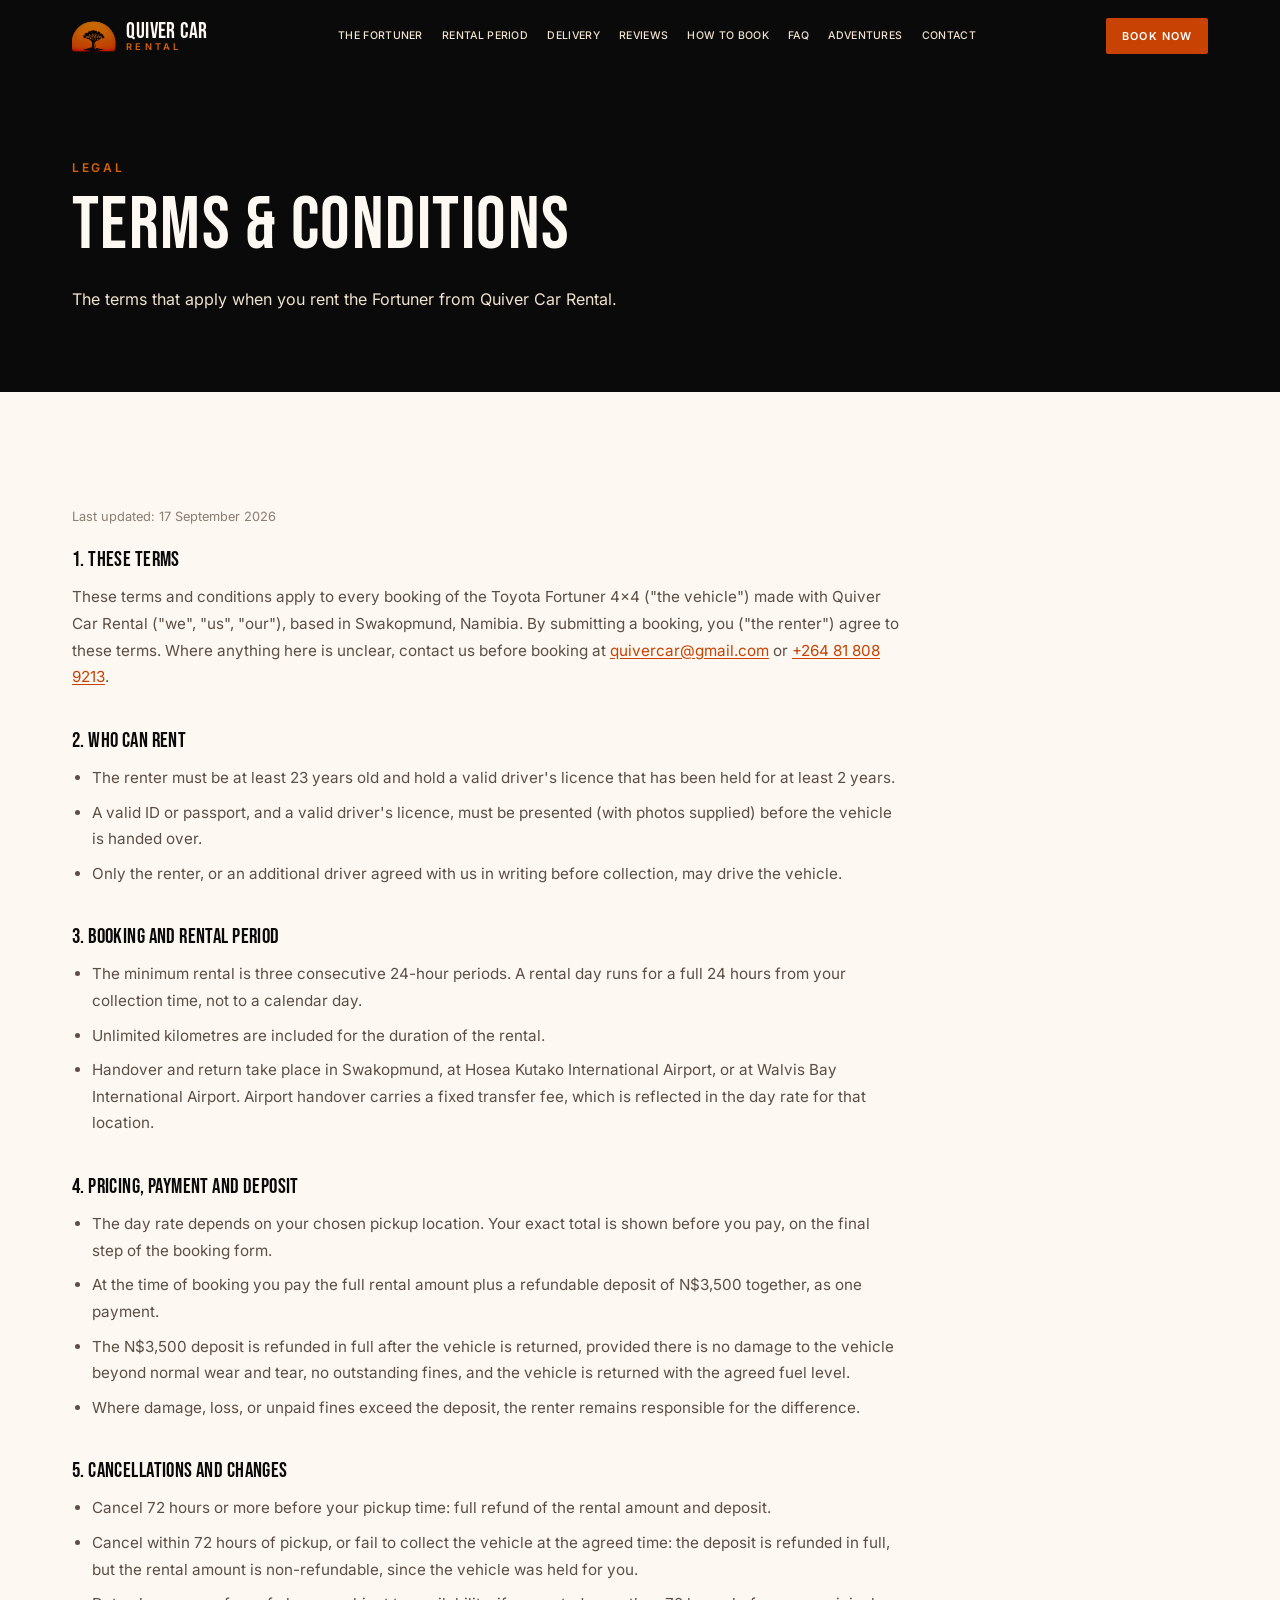
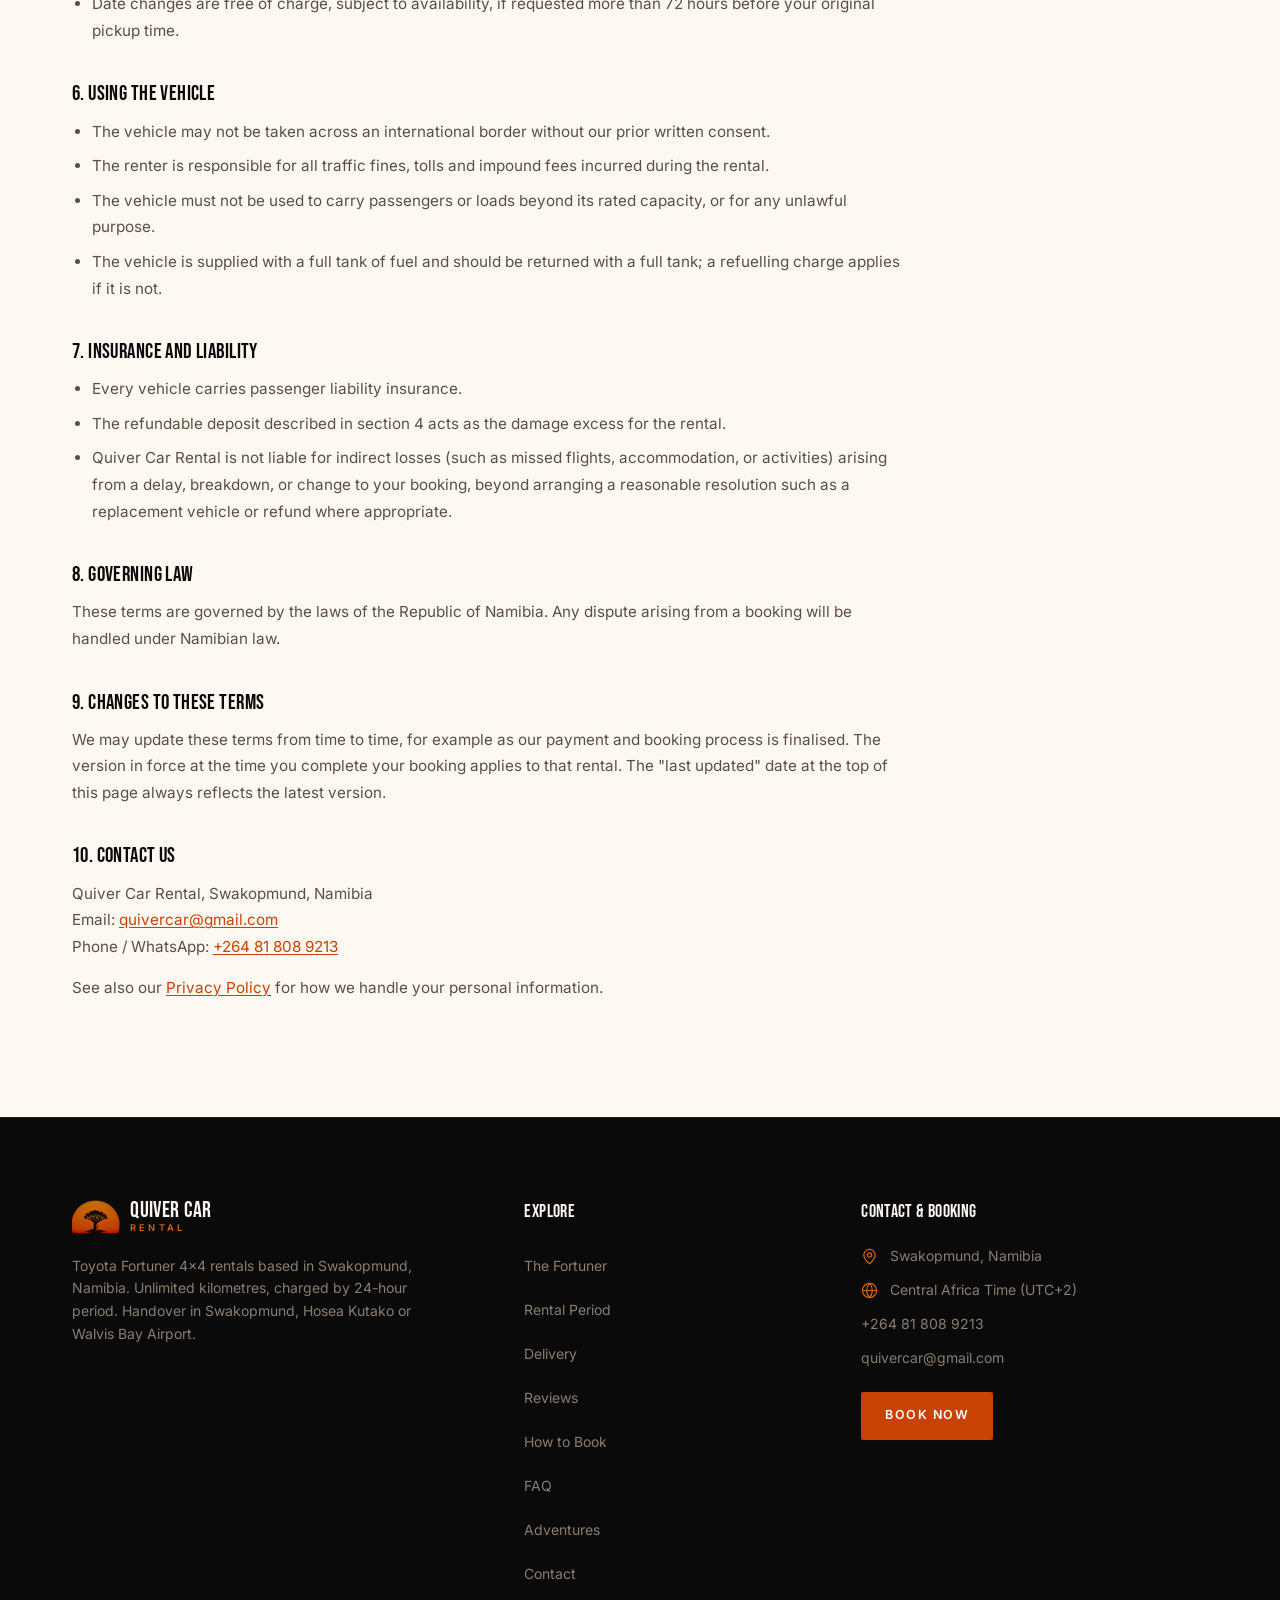
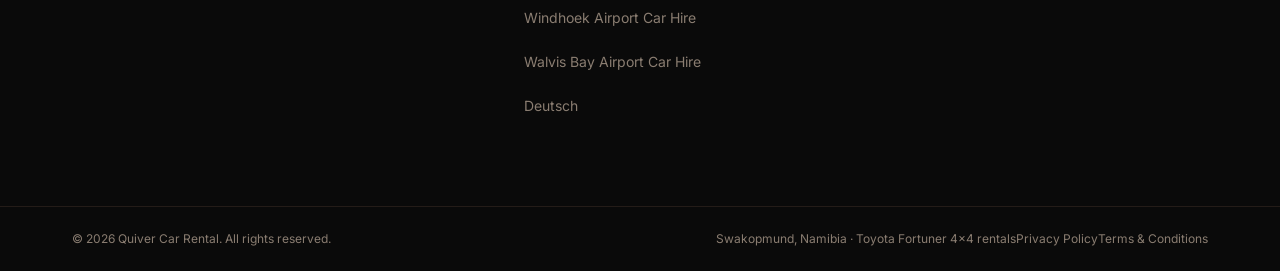
<file: terms.html>
<!DOCTYPE html><html lang="en" class="__variable_52c171 __variable_41d65d"><head><meta charSet="utf-8"/><meta name="viewport" content="width=device-width, initial-scale=1"/><link rel="stylesheet" href="_next/static/css/a8dc9301f26d5d79.css" data-precedence="next"/><meta name="theme-color" content="#181210"/><title>Terms &amp; Conditions — Quiver Car Rental</title><meta name="description" content="The terms and conditions that apply when you rent a Toyota Fortuner 4x4 from Quiver Car Rental in Namibia."/><meta property="og:title" content="Terms &amp; Conditions — Quiver Car Rental"/><meta property="og:description" content="The terms and conditions that apply when you rent a Toyota Fortuner 4x4 from Quiver Car Rental."/><meta property="og:site_name" content="Quiver Car Rental"/><meta property="og:locale" content="en_NA"/><meta property="og:type" content="website"/><link rel="icon" href="favicon.ico" sizes="any"/><link rel="icon" href="favicon-32x32.png" sizes="32x32" type="image/png"/><link rel="icon" href="favicon-16x16.png" sizes="16x16" type="image/png"/><link rel="apple-touch-icon" href="apple-touch-icon.png"/><style>
header nav[aria-label="Primary"] ul{gap:.1rem}
header nav[aria-label="Primary"] a{padding-left:.55rem;padding-right:.55rem;padding-top:.5rem;padding-bottom:.5rem;font-size:.66rem;letter-spacing:.03em}
header .container-q{gap:1rem}
header a[class~="bg-sun-600"]{padding-left:1rem;padding-right:1rem;padding-top:.6rem;padding-bottom:.6rem;font-size:.68rem}
.legal-updated{font-size:.8rem;color:rgb(138 125 113)}
.legal{max-width:52rem;margin-top:1.5rem}
.legal h2{margin-top:2.5rem;margin-bottom:.85rem;font-size:1.3rem;color:rgb(10 10 10)}
.legal h2:first-of-type{margin-top:0}
.legal p{margin-top:.9rem;font-size:.95rem;line-height:1.75;color:rgb(91 79 69)}
.legal ul{margin-top:.9rem;padding-left:1.25rem;list-style:disc}
.legal li{margin-top:.5rem;font-size:.95rem;line-height:1.75;color:rgb(91 79 69)}
.legal a{color:rgb(200 66 3);text-decoration:underline;text-underline-offset:2px}
.legal a:hover{color:rgb(161 29 0)}
.legal strong{color:rgb(10 10 10);font-weight:600}
</style><meta name="robots" content="index, follow, max-image-preview:large, max-snippet:-1, max-video-preview:-1"/><link rel="canonical" href="https://quivercarrental.com/terms"/><meta property="og:url" content="https://quivercarrental.com/terms"/><meta name="geo.region" content="NA-ER"/><meta name="geo.placename" content="Swakopmund, Namibia"/><meta name="geo.position" content="-22.6792;14.5272"/><meta name="ICBM" content="-22.6792, 14.5272"/><meta property="og:image" content="https://quivercarrental.com/img/coast.webp"/><script type="application/ld+json">{"@context":"https://schema.org","@graph":[{"@type":"WebPage","@id":"https://quivercarrental.com/terms#webpage","url":"https://quivercarrental.com/terms","name":"Terms & Conditions","description":"The terms and conditions that apply when you rent a Toyota Fortuner 4x4 from Quiver Car Rental.","isPartOf":{"@id":"https://quivercarrental.com/#website"},"about":{"@id":"https://quivercarrental.com/#business"},"inLanguage":"en"},{"@type":"BreadcrumbList","itemListElement":[{"@type":"ListItem","position":1,"name":"Home","item":"https://quivercarrental.com/"},{"@type":"ListItem","position":2,"name":"Terms & Conditions","item":"https://quivercarrental.com/terms"}]}]}</script></head><body class="min-h-dvh"><a href="#main" class="sr-only focus:not-sr-only focus:fixed focus:left-4 focus:top-4 focus:z-[200] focus:rounded focus:bg-ink-950 focus:px-5 focus:py-3 focus:text-sm focus:font-semibold focus:text-sand-50">Skip to main content</a><header class="fixed inset-x-0 top-0 z-50 bg-ink-950"><div class="container-q flex h-[72px] items-center justify-between gap-6"><a class="flex shrink-0 items-center gap-2.5" aria-label="Quiver Car Rental — home" href="/"><img alt="" width="44" height="34" decoding="async" class="h-[34px] w-auto" src="img/mark.png"/><span class="flex flex-col leading-none"><span class="whitespace-nowrap font-display text-[1.35rem] tracking-display text-sand-50">Quiver Car</span><span class="font-body text-[0.58rem] font-semibold uppercase tracking-[0.34em] text-sun-500">Rental</span></span></a><nav aria-label="Primary" class="hidden lg:block"><ul class="flex items-center gap-1"><li><a class="relative block whitespace-nowrap rounded px-2.5 py-2 text-[0.74rem] font-medium uppercase tracking-[0.08em] transition-colors duration-200 text-sand-200 hover:text-sand-50" href="/#vehicle">The Fortuner</a></li><li><a class="relative block whitespace-nowrap rounded px-2.5 py-2 text-[0.74rem] font-medium uppercase tracking-[0.08em] transition-colors duration-200 text-sand-200 hover:text-sand-50" href="/#rates">Rental Period</a></li><li><a class="relative block whitespace-nowrap rounded px-2.5 py-2 text-[0.74rem] font-medium uppercase tracking-[0.08em] transition-colors duration-200 text-sand-200 hover:text-sand-50" href="/#delivery">Delivery</a></li><li><a class="relative block whitespace-nowrap rounded px-2.5 py-2 text-[0.74rem] font-medium uppercase tracking-[0.08em] transition-colors duration-200 text-sand-200 hover:text-sand-50" href="/#reviews">Reviews</a></li><li><a class="relative block whitespace-nowrap rounded px-2.5 py-2 text-[0.74rem] font-medium uppercase tracking-[0.08em] transition-colors duration-200 text-sand-200 hover:text-sand-50" href="/#booking">How to Book</a></li><li><a class="relative block whitespace-nowrap rounded px-2.5 py-2 text-[0.74rem] font-medium uppercase tracking-[0.08em] transition-colors duration-200 text-sand-200 hover:text-sand-50" href="/#faq">FAQ</a></li><li><a class="relative block whitespace-nowrap rounded px-2.5 py-2 text-[0.74rem] font-medium uppercase tracking-[0.08em] transition-colors duration-200 text-sand-200 hover:text-sand-50" href="/adventures">Adventures</a></li><li><a class="relative block whitespace-nowrap rounded px-2.5 py-2 text-[0.74rem] font-medium uppercase tracking-[0.08em] transition-colors duration-200 text-sand-200 hover:text-sand-50" href="/contact">Contact</a></li></ul></nav><div class="flex items-center gap-2"><a class="hidden whitespace-nowrap rounded-sm bg-sun-600 px-5 py-3 text-[0.75rem] font-semibold uppercase tracking-[0.1em] text-white transition-colors duration-200 hover:bg-sun-700 sm:inline-block" href="/booking">Book Now</a><button type="button" id="mobile-menu-btn" aria-label="Open navigation menu" aria-expanded="false" class="grid h-12 w-12 place-items-center rounded-sm text-sand-50 transition-colors duration-200 hover:bg-white/10 lg:hidden"><svg xmlns="http://www.w3.org/2000/svg" width="24" height="24" viewBox="0 0 24 24" fill="none" stroke="currentColor" stroke-width="1.75" stroke-linecap="round" stroke-linejoin="round"><line x1="4" x2="20" y1="12" y2="12"></line><line x1="4" x2="20" y1="6" y2="6"></line><line x1="4" x2="20" y1="18" y2="18"></line></svg></button></div></div><nav id="mobile-menu" hidden aria-label="Mobile" class="lg:hidden border-t border-ink-800 bg-ink-950"><ul class="container-q flex flex-col py-3">
<li><a class="block py-3 text-sm uppercase tracking-[0.08em] text-sand-200 hover:text-sand-50" href="/#vehicle">The Fortuner</a></li>
<li><a class="block py-3 text-sm uppercase tracking-[0.08em] text-sand-200 hover:text-sand-50" href="/#rates">Rental Period</a></li>
<li><a class="block py-3 text-sm uppercase tracking-[0.08em] text-sand-200 hover:text-sand-50" href="/#delivery">Delivery</a></li>
<li><a class="block py-3 text-sm uppercase tracking-[0.08em] text-sand-200 hover:text-sand-50" href="/#reviews">Reviews</a></li>
<li><a class="block py-3 text-sm uppercase tracking-[0.08em] text-sand-200 hover:text-sand-50" href="/#booking">How to Book</a></li>
<li><a class="block py-3 text-sm uppercase tracking-[0.08em] text-sand-200 hover:text-sand-50" href="/#faq">FAQ</a></li><li><a class="block py-3 text-sm uppercase tracking-[0.08em] text-sand-200 hover:text-sand-50" href="/adventures">Adventures</a></li>
<li><a class="block py-3 text-sm uppercase tracking-[0.08em] text-sand-200 hover:text-sand-50" href="/contact">Contact</a></li>
</ul><div class="container-q pb-4"><a class="mt-3 flex w-full items-center justify-center gap-2.5 rounded-sm bg-sun-600 px-5 py-3 text-[0.75rem] font-semibold uppercase tracking-[0.1em] text-white transition-colors duration-200 hover:bg-sun-700" href="/booking">Book Now</a></div></nav></header><main id="main"><section class="relative isolate overflow-hidden bg-ink-950 pb-14 pt-32 sm:pb-20 sm:pt-40"><div class="container-q"><p class="eyebrow-on-dark mb-4">Legal</p><h1 class="max-w-[20ch] font-display text-[clamp(2.3rem,7vw,4.6rem)] leading-[0.98] tracking-display text-sand-50">Terms &amp; Conditions</h1><p class="mt-6 max-w-[58ch] leading-relaxed text-sand-200">The terms that apply when you rent the Fortuner from Quiver Car Rental.</p></div></section><section class="section-y"><div class="container-q"><p class="legal-updated">Last updated: 17 September 2026</p><div class="legal">

<h2>1. These terms</h2>
<p>These terms and conditions apply to every booking of the Toyota Fortuner 4x4 ("the vehicle") made with Quiver Car Rental ("we", "us", "our"), based in Swakopmund, Namibia. By submitting a booking, you ("the renter") agree to these terms. Where anything here is unclear, contact us before booking at <a href="mailto:quivercar@gmail.com">quivercar@gmail.com</a> or <a href="tel:+264818089213">+264 81 808 9213</a>.</p>

<h2>2. Who can rent</h2>
<ul>
<li>The renter must be at least 23 years old and hold a valid driver's licence that has been held for at least 2 years.</li>
<li>A valid ID or passport, and a valid driver's licence, must be presented (with photos supplied) before the vehicle is handed over.</li>
<li>Only the renter, or an additional driver agreed with us in writing before collection, may drive the vehicle.</li>
</ul>

<h2>3. Booking and rental period</h2>
<ul>
<li>The minimum rental is three consecutive 24-hour periods. A rental day runs for a full 24 hours from your collection time, not to a calendar day.</li>
<li>Unlimited kilometres are included for the duration of the rental.</li>
<li>Handover and return take place in Swakopmund, at Hosea Kutako International Airport, or at Walvis Bay International Airport. Airport handover carries a fixed transfer fee, which is reflected in the day rate for that location.</li>
</ul>

<h2>4. Pricing, payment and deposit</h2>
<ul>
<li>The day rate depends on your chosen pickup location. Your exact total is shown before you pay, on the final step of the booking form.</li>
<li>At the time of booking you pay the full rental amount plus a refundable deposit of N$3,500 together, as one payment.</li>
<li>The N$3,500 deposit is refunded in full after the vehicle is returned, provided there is no damage to the vehicle beyond normal wear and tear, no outstanding fines, and the vehicle is returned with the agreed fuel level.</li>
<li>Where damage, loss, or unpaid fines exceed the deposit, the renter remains responsible for the difference.</li>
</ul>

<h2>5. Cancellations and changes</h2>
<ul>
<li>Cancel 72 hours or more before your pickup time: full refund of the rental amount and deposit.</li>
<li>Cancel within 72 hours of pickup, or fail to collect the vehicle at the agreed time: the deposit is refunded in full, but the rental amount is non-refundable, since the vehicle was held for you.</li>
<li>Date changes are free of charge, subject to availability, if requested more than 72 hours before your original pickup time.</li>
</ul>

<h2>6. Using the vehicle</h2>
<ul>
<li>The vehicle may not be taken across an international border without our prior written consent.</li>
<li>The renter is responsible for all traffic fines, tolls and impound fees incurred during the rental.</li>
<li>The vehicle must not be used to carry passengers or loads beyond its rated capacity, or for any unlawful purpose.</li>
<li>The vehicle is supplied with a full tank of fuel and should be returned with a full tank; a refuelling charge applies if it is not.</li>
</ul>

<h2>7. Insurance and liability</h2>
<ul>
<li>Every vehicle carries passenger liability insurance.</li>
<li>The refundable deposit described in section 4 acts as the damage excess for the rental.</li>
<li>Quiver Car Rental is not liable for indirect losses (such as missed flights, accommodation, or activities) arising from a delay, breakdown, or change to your booking, beyond arranging a reasonable resolution such as a replacement vehicle or refund where appropriate.</li>
</ul>

<h2>8. Governing law</h2>
<p>These terms are governed by the laws of the Republic of Namibia. Any dispute arising from a booking will be handled under Namibian law.</p>

<h2>9. Changes to these terms</h2>
<p>We may update these terms from time to time, for example as our payment and booking process is finalised. The version in force at the time you complete your booking applies to that rental. The "last updated" date at the top of this page always reflects the latest version.</p>

<h2>10. Contact us</h2>
<p>Quiver Car Rental, Swakopmund, Namibia<br/>Email: <a href="mailto:quivercar@gmail.com">quivercar@gmail.com</a><br/>Phone / WhatsApp: <a href="tel:+264818089213">+264 81 808 9213</a></p>

<p>See also our <a href="/privacy">Privacy Policy</a> for how we handle your personal information.</p>

</div></div></section></main><footer class="border-t border-ink-800 bg-ink-950 text-sand-200"><div class="container-q grid gap-12 py-16 md:grid-cols-[1.4fr_1fr_1.2fr] md:py-20"><div><div class="flex items-center gap-2.5"><img alt="" loading="lazy" width="48" height="37" decoding="async" class="h-[37px] w-auto" src="img/mark.png"/><span class="flex flex-col leading-none"><span class="font-display text-[1.4rem] tracking-display text-sand-50">Quiver Car</span><span class="text-[0.58rem] font-semibold uppercase tracking-[0.34em] text-sun-500">Rental</span></span></div><p class="mt-5 max-w-[42ch] text-sm leading-relaxed text-ink-400">Toyota Fortuner 4x4 rentals based in Swakopmund, Namibia. Unlimited kilometres, charged by 24-hour period. Handover in Swakopmund, Hosea Kutako or Walvis Bay Airport.</p></div><nav aria-label="Footer"><h2 class="mb-5 font-display text-lg tracking-display text-sand-50">Explore</h2><ul class="space-y-1"><li><a class="inline-flex min-h-[40px] items-center text-sm text-ink-400 transition-colors duration-200 hover:text-sun-500" href="/#vehicle">The Fortuner</a></li><li><a class="inline-flex min-h-[40px] items-center text-sm text-ink-400 transition-colors duration-200 hover:text-sun-500" href="/#rates">Rental Period</a></li><li><a class="inline-flex min-h-[40px] items-center text-sm text-ink-400 transition-colors duration-200 hover:text-sun-500" href="/#delivery">Delivery</a></li><li><a class="inline-flex min-h-[40px] items-center text-sm text-ink-400 transition-colors duration-200 hover:text-sun-500" href="/#reviews">Reviews</a></li><li><a class="inline-flex min-h-[40px] items-center text-sm text-ink-400 transition-colors duration-200 hover:text-sun-500" href="/#booking">How to Book</a></li><li><a class="inline-flex min-h-[40px] items-center text-sm text-ink-400 transition-colors duration-200 hover:text-sun-500" href="/#faq">FAQ</a></li><li><a class="inline-flex min-h-[40px] items-center text-sm text-ink-400 transition-colors duration-200 hover:text-sun-500" href="/adventures">Adventures</a></li><li><a class="inline-flex min-h-[40px] items-center text-sm text-ink-400 transition-colors duration-200 hover:text-sun-500" href="/contact">Contact</a></li><li><a class="inline-flex min-h-[40px] items-center text-sm text-ink-400 transition-colors duration-200 hover:text-sun-500" href="/car-rental-windhoek-airport">Windhoek Airport Car Hire</a></li><li><a class="inline-flex min-h-[40px] items-center text-sm text-ink-400 transition-colors duration-200 hover:text-sun-500" href="/car-rental-walvis-bay-airport">Walvis Bay Airport Car Hire</a></li><li><a class="inline-flex min-h-[40px] items-center text-sm text-ink-400 transition-colors duration-200 hover:text-sun-500" href="/de">Deutsch</a></li></ul></nav><div><h2 class="mb-5 font-display text-lg tracking-display text-sand-50">Contact &amp; Booking</h2><ul class="space-y-3.5 text-sm"><li class="flex gap-3"><svg xmlns="http://www.w3.org/2000/svg" width="17" height="17" viewBox="0 0 24 24" fill="none" stroke="currentColor" stroke-width="1.75" stroke-linecap="round" stroke-linejoin="round" class="mt-0.5 shrink-0 text-sun-500" aria-hidden="true"><path d="M20 10c0 4.993-5.539 10.193-7.399 11.799a1 1 0 0 1-1.202 0C9.539 20.193 4 14.993 4 10a8 8 0 0 1 16 0"></path><circle cx="12" cy="10" r="3"></circle></svg><span class="text-ink-400">Swakopmund, Namibia</span></li><li class="flex gap-3"><svg xmlns="http://www.w3.org/2000/svg" width="17" height="17" viewBox="0 0 24 24" fill="none" stroke="currentColor" stroke-width="1.75" stroke-linecap="round" stroke-linejoin="round" class="mt-0.5 shrink-0 text-sun-500" aria-hidden="true"><circle cx="12" cy="12" r="10"></circle><path d="M12 2a14.5 14.5 0 0 0 0 20 14.5 14.5 0 0 0 0-20"></path><path d="M2 12h20"></path></svg><span class="text-ink-400">Central Africa Time (UTC+2)</span></li><li class="flex gap-3"><a class="text-ink-400 hover:text-sun-500" href="tel:+264818089213">+264 81 808 9213</a></li><li class="flex gap-3"><a class="text-ink-400 hover:text-sun-500" href="mailto:quivercar@gmail.com">quivercar@gmail.com</a></li></ul><a class="mt-6 inline-flex min-h-[48px] items-center rounded-sm bg-sun-600 px-6 text-[0.78rem] font-semibold uppercase tracking-[0.12em] text-white transition-colors duration-200 hover:bg-sun-700" href="/booking">Book Now</a></div></div><div class="border-t border-ink-800"><div class="container-q flex flex-col gap-2 py-6 text-xs text-ink-400 sm:flex-row sm:items-center sm:justify-between"><p>© 2026 Quiver Car Rental. All rights reserved.</p><div class="flex flex-wrap items-center gap-x-5 gap-y-1"><span>Swakopmund, Namibia · Toyota Fortuner 4x4 rentals</span><a class="hover:text-sun-500" href="/privacy">Privacy Policy</a><a class="hover:text-sun-500" href="/terms">Terms &amp; Conditions</a></div></div></div></footer><a href="https://wa.me/264818089213?text=Hi%20Quiver%20Car%20Rental%2C%20I%20would%20like%20to%20enquire%20about%20renting%20the%20Fortuner." target="_blank" rel="noopener noreferrer" aria-label="Chat with Quiver Car Rental on WhatsApp" class="fixed bottom-6 right-6 z-50 grid h-14 w-14 place-items-center rounded-full bg-sun-600 text-white shadow-lg transition-transform hover:scale-105"><svg xmlns="http://www.w3.org/2000/svg" width="24" height="24" viewBox="0 0 24 24" fill="none" stroke="currentColor" stroke-width="2" stroke-linecap="round" stroke-linejoin="round" aria-hidden="true"><path d="M7.9 20A9 9 0 1 0 4 16.1L2 22Z"></path></svg></a><script>document.getElementById('mobile-menu-btn').addEventListener('click',function(){var m=document.getElementById('mobile-menu');var open=!m.hidden;m.hidden=open;this.setAttribute('aria-expanded',String(!open));});</script></body></html>
</file>
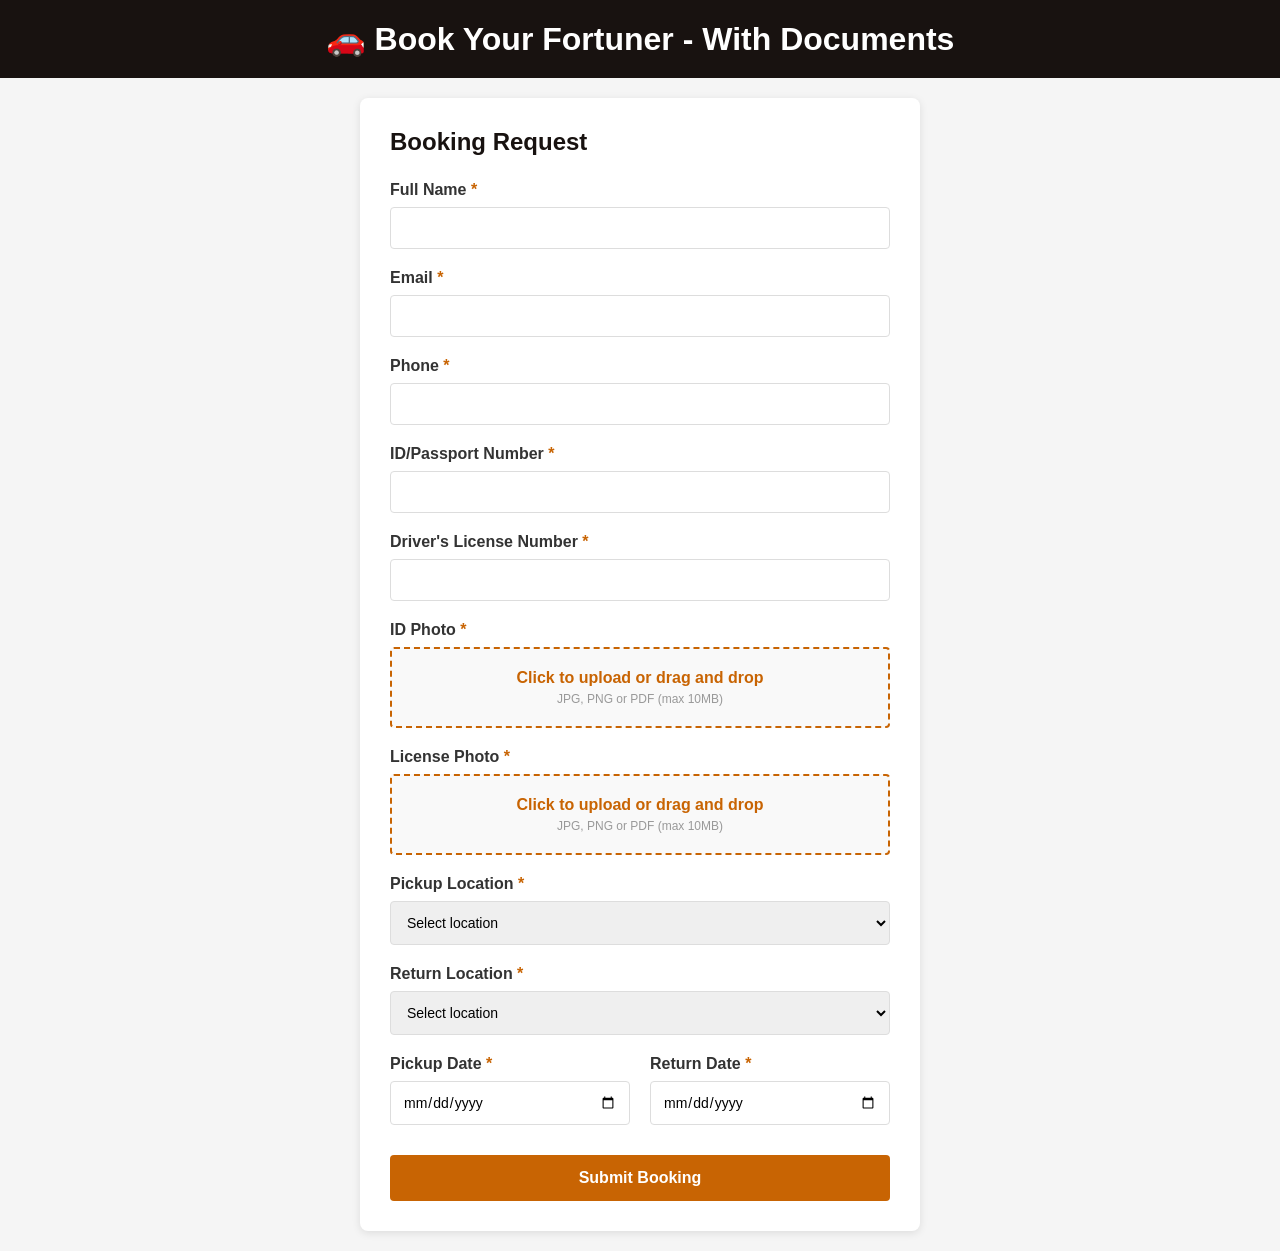
<file: upload-form.html>
<!DOCTYPE html>
<html lang="en">
<head>
  <meta charset="UTF-8">
  <meta name="viewport" content="width=device-width, initial-scale=1.0">
  <title>Book Your Fortuner - With Documents</title>
  <style>
    * { margin: 0; padding: 0; box-sizing: border-box; }
    body {
      font-family: -apple-system, BlinkMacSystemFont, 'Segoe UI', Roboto, sans-serif;
      background: #f5f5f5;
      color: #333;
    }
    header {
      background: #181210;
      color: white;
      padding: 20px;
      text-align: center;
    }
    .container {
      max-width: 600px;
      margin: 0 auto;
      padding: 20px;
    }
    .form-card {
      background: white;
      padding: 30px;
      border-radius: 8px;
      box-shadow: 0 2px 8px rgba(0,0,0,0.1);
    }
    h2 {
      color: #181210;
      margin-bottom: 25px;
    }
    .form-group {
      margin-bottom: 20px;
    }
    label {
      display: block;
      margin-bottom: 8px;
      font-weight: 600;
      color: #333;
    }
    .required {
      color: #C86403;
    }
    input[type="text"],
    input[type="email"],
    input[type="tel"],
    input[type="date"],
    select,
    input[type="file"] {
      width: 100%;
      padding: 12px;
      border: 1px solid #ddd;
      border-radius: 4px;
      font-size: 14px;
      font-family: inherit;
    }
    input[type="file"] {
      padding: 8px;
    }
    .file-input-group {
      border: 2px dashed #C86403;
      padding: 20px;
      border-radius: 4px;
      text-align: center;
      background: #f9f9f9;
      cursor: pointer;
      transition: background 0.2s;
    }
    .file-input-group:hover {
      background: #f0f0f0;
    }
    .file-input-group input[type="file"] {
      display: none;
    }
    .file-label {
      color: #C86403;
      font-weight: 600;
      cursor: pointer;
    }
    .hint {
      font-size: 12px;
      color: #999;
      margin-top: 5px;
    }
    .grid-2 {
      display: grid;
      grid-template-columns: 1fr 1fr;
      gap: 20px;
    }
    @media (max-width: 600px) {
      .grid-2 {
        grid-template-columns: 1fr;
      }
    }
    button {
      width: 100%;
      padding: 14px;
      background: #C86403;
      color: white;
      border: none;
      border-radius: 4px;
      font-weight: 600;
      font-size: 16px;
      cursor: pointer;
      margin-top: 10px;
    }
    button:hover {
      background: #a15002;
    }
    button:disabled {
      background: #ccc;
      cursor: not-allowed;
    }
    .message {
      padding: 15px;
      border-radius: 4px;
      margin-bottom: 20px;
      text-align: center;
    }
    .success {
      background: #d4edda;
      color: #155724;
    }
    .error {
      background: #f8d7da;
      color: #721c24;
    }
    .loading {
      display: inline-block;
      width: 20px;
      height: 20px;
      border: 3px solid rgba(255,255,255,0.3);
      border-radius: 50%;
      border-top-color: white;
      animation: spin 1s linear infinite;
    }
    @keyframes spin {
      to { transform: rotate(360deg); }
    }
    .file-preview {
      margin-top: 10px;
      padding: 10px;
      background: #e8f5e9;
      color: #2e7d32;
      border-radius: 4px;
      font-size: 14px;
    }
  </style>
<meta name="robots" content="noindex, nofollow"/></head>
<body>
  <header>
    <h1>🚗 Book Your Fortuner - With Documents</h1>
  </header>

  <div class="container">
    <div class="form-card">
      <h2>Booking Request</h2>

      <div id="messageDiv"></div>

      <form id="bookingForm" onsubmit="submitForm(event)">
        <!-- Personal Details -->
        <div class="form-group">
          <label>Full Name <span class="required">*</span></label>
          <input type="text" name="fullName" required>
        </div>

        <div class="form-group">
          <label>Email <span class="required">*</span></label>
          <input type="email" name="email" required>
        </div>

        <div class="form-group">
          <label>Phone <span class="required">*</span></label>
          <input type="tel" name="phone" required>
        </div>

        <!-- Document Details -->
        <div class="form-group">
          <label>ID/Passport Number <span class="required">*</span></label>
          <input type="text" name="idNumber" required>
        </div>

        <div class="form-group">
          <label>Driver's License Number <span class="required">*</span></label>
          <input type="text" name="licenceNumber" required>
        </div>

        <!-- File Uploads -->
        <div class="form-group">
          <label>ID Photo <span class="required">*</span></label>
          <div class="file-input-group" onclick="document.getElementById('idPhotoInput').click()">
            <input type="file" id="idPhotoInput" name="idPhoto" accept="image/jpeg,image/png,application/pdf" required>
            <div class="file-label">Click to upload or drag and drop</div>
            <div class="hint">JPG, PNG or PDF (max 10MB)</div>
          </div>
          <div id="idPhotoPreview" class="file-preview" style="display:none;"></div>
        </div>

        <div class="form-group">
          <label>License Photo <span class="required">*</span></label>
          <div class="file-input-group" onclick="document.getElementById('licensePhotoInput').click()">
            <input type="file" id="licensePhotoInput" name="licensePhoto" accept="image/jpeg,image/png,application/pdf" required>
            <div class="file-label">Click to upload or drag and drop</div>
            <div class="hint">JPG, PNG or PDF (max 10MB)</div>
          </div>
          <div id="licensePhotoPreview" class="file-preview" style="display:none;"></div>
        </div>

        <!-- Trip Details -->
        <div class="form-group">
          <label>Pickup Location <span class="required">*</span></label>
          <select name="pickupLocation" required>
            <option value="">Select location</option>
            <option value="Swakopmund">Swakopmund</option>
            <option value="Hosea Kutako International Airport (Windhoek)">Hosea Kutako International Airport</option>
            <option value="Walvis Bay International Airport">Walvis Bay International Airport</option>
          </select>
        </div>

        <div class="form-group">
          <label>Return Location <span class="required">*</span></label>
          <select name="returnLocation" required>
            <option value="">Select location</option>
            <option value="Swakopmund">Swakopmund</option>
            <option value="Hosea Kutako International Airport (Windhoek)">Hosea Kutako International Airport</option>
            <option value="Walvis Bay International Airport">Walvis Bay International Airport</option>
          </select>
        </div>

        <div class="grid-2">
          <div class="form-group">
            <label>Pickup Date <span class="required">*</span></label>
            <input type="date" name="pickupDate" required>
          </div>
          <div class="form-group">
            <label>Return Date <span class="required">*</span></label>
            <input type="date" name="returnDate" required>
          </div>
        </div>

        <button type="submit" id="submitBtn">Submit Booking</button>
      </form>
    </div>
  </div>

  <script>
    const SUPABASE_URL = 'https://xgvquuiwdxwgeiodixuw.supabase.co';
    const SUPABASE_KEY = 'eyJhbGciOiJIUzI1NiIsInR5cCI6IkpXVCJ9.eyJpc3MiOiJzdXBhYmFzZSIsInJlZiI6InhndnF1dWl3ZHh3Z2Vpb2RpeHV3Iiwicm9sZSI6ImFub24iLCJpYXQiOjE3OTAzMTg4MjYsImV4cCI6MjEwNTg5NDgyNn0.fmY_B7jPMsARvWldnuJQXVKNNUXOtY-gl-3XdNqFjFY';
    const WORKER_URL = 'https://quiver-bookings-api-production.kevingermishuys.workers.dev/api/bookings';

    // File preview handlers
    ['idPhoto', 'licensePhoto'].forEach(id => {
      document.getElementById(id + 'Input').addEventListener('change', (e) => {
        const file = e.target.files[0];
        const preview = document.getElementById(id + 'Preview');
        if (file) {
          preview.textContent = `✓ ${file.name} (${(file.size / 1024 / 1024).toFixed(2)}MB)`;
          preview.style.display = 'block';
        }
      });
    });

    async function uploadToSupabase(file, bucket, path) {
      const formData = new FormData();
      formData.append('file', file);

      try {
        const response = await fetch(`${SUPABASE_URL}/storage/v1/object/${bucket}/${path}`, {
          method: 'POST',
          headers: {
            'Authorization': `Bearer ${SUPABASE_KEY}`,
            'apikey': SUPABASE_KEY
          },
          body: file
        });

        if (!response.ok) {
          throw new Error('Upload failed');
        }

        return `${SUPABASE_URL}/storage/v1/object/public/${bucket}/${path}`;
      } catch (err) {
        console.error('Upload error:', err);
        throw err;
      }
    }

    async function submitForm(event) {
      event.preventDefault();

      const submitBtn = document.getElementById('submitBtn');
      const messageDiv = document.getElementById('messageDiv');

      try {
        submitBtn.disabled = true;
        submitBtn.innerHTML = '<span class="loading"></span> Processing...';
        messageDiv.innerHTML = '';

        const form = document.getElementById('bookingForm');
        const formData = new FormData(form);

        // Upload ID photo
        const idPhotoFile = document.getElementById('idPhotoInput').files[0];
        let idPhotoUrl = null;
        if (idPhotoFile) {
          showMessage('Uploading ID photo...', 'info');
          idPhotoUrl = await uploadToSupabase(idPhotoFile, 'booking-documents', `id-${Date.now()}-${idPhotoFile.name}`);
        }

        // Upload license photo
        const licensePhotoFile = document.getElementById('licensePhotoInput').files[0];
        let licensePhotoUrl = null;
        if (licensePhotoFile) {
          showMessage('Uploading license photo...', 'info');
          licensePhotoUrl = await uploadToSupabase(licensePhotoFile, 'booking-documents', `license-${Date.now()}-${licensePhotoFile.name}`);
        }

        // Calculate rental days
        const pickupDate = new Date(formData.get('pickupDate'));
        const returnDate = new Date(formData.get('returnDate'));
        const rentalDays = Math.ceil((returnDate - pickupDate) / (1000 * 60 * 60 * 24));

        // Prepare booking data
        const bookingData = {
          fullName: formData.get('fullName'),
          email: formData.get('email'),
          phone: formData.get('phone'),
          idNumber: formData.get('idNumber'),
          licenceNumber: formData.get('licenceNumber'),
          pickupLocation: formData.get('pickupLocation'),
          returnLocation: formData.get('returnLocation'),
          pickupDate: formData.get('pickupDate'),
          returnDate: formData.get('returnDate'),
          rentalDays: rentalDays,
          id_photo_url: idPhotoUrl,
          license_photo_url: licensePhotoUrl
        };

        showMessage('Submitting booking...', 'info');

        // Send to Worker
        const response = await fetch(WORKER_URL, {
          method: 'POST',
          headers: {
            'Content-Type': 'application/json'
          },
          body: JSON.stringify(bookingData)
        });

        const result = await response.json();

        if (response.ok) {
          showMessage(`✓ Booking submitted! Reference: ${result.reference}`, 'success');
          form.reset();
          ['idPhotoPreview', 'licensePhotoPreview'].forEach(id => {
            document.getElementById(id).style.display = 'none';
          });
        } else {
          showMessage(`Error: ${result.error}`, 'error');
        }
      } catch (err) {
        showMessage(`Error: ${err.message}`, 'error');
      } finally {
        submitBtn.disabled = false;
        submitBtn.innerHTML = 'Submit Booking';
      }
    }

    function showMessage(msg, type) {
      const div = document.getElementById('messageDiv');
      let className = type === 'error' ? 'error' : type === 'success' ? 'success' : 'info';
      div.innerHTML = `<div class="message ${className}">${msg}</div>`;
    }
  </script>
</body>
</html>
</file>
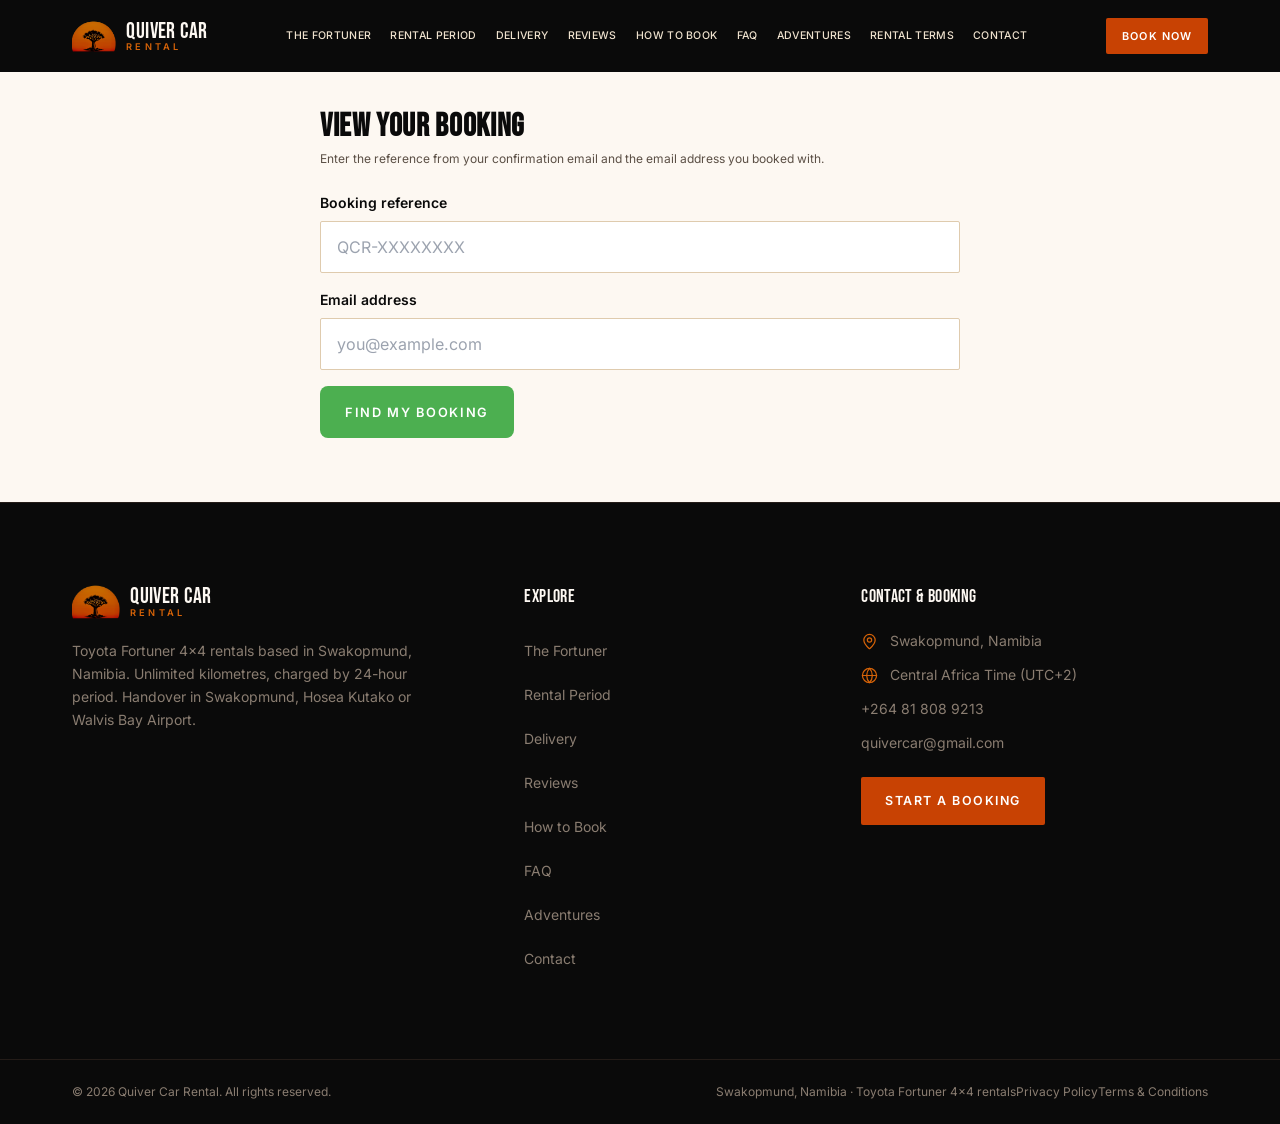
<file: view-booking.html>
<!DOCTYPE html><html lang="en" class="__variable_52c171 __variable_41d65d"><head><meta charSet="utf-8"/><meta name="robots" content="noindex"/><meta name="viewport" content="width=device-width, initial-scale=1"/><link rel="preload" as="image" href="img/interior.webp"/><link rel="stylesheet" href="_next/static/css/a8dc9301f26d5d79.css" data-precedence="next"/><meta name="theme-color" content="#181210"/><title>View your booking | Quiver Car Rental</title><meta name="description" content="Look up your Quiver Car Rental booking with your reference and email."/><meta name="keywords" content="Namibia car rental booking,Fortuner rental request,Swakopmund car hire booking"/><meta property="og:title" content="Book Your Fortuner — Quiver Car Rental"/><meta property="og:description" content="Request a Toyota Fortuner 4x4 rental in a few guided steps."/><meta property="og:site_name" content="Quiver Car Rental"/><meta property="og:locale" content="en_NA"/><meta property="og:image" content="https://quivercarrental.com/img/interior.webp"/><meta property="og:type" content="website"/><meta name="twitter:card" content="summary_large_image"/><meta name="twitter:title" content="Book Your Fortuner — Quiver Car Rental"/><meta name="twitter:image" content="https://quivercarrental.com/img/interior.webp"/><meta name="robots" content="noindex"/>
<style>
.bk{--ink-950:10 10 10;--ink-700:58 48 42;--ink-600:91 79 69;--ink-400:138 125 113;--sand-50:253 248 242;--sand-100:247 239 227;--sand-300:223 203 174;--sun-500:214 99 8;--sun-600:200 66 3;--sun-700:161 29 0;--red-700:185 28 28;--red-800:153 27 27;--red-50:254 242 242;}
.bk [hidden]{display:none!important}
.bk-card{background:rgb(var(--sand-50));border:1px solid rgb(var(--sand-300));border-radius:.125rem;padding:1.5rem;}
@media (min-width:640px){.bk-card{padding:2.25rem;}}
.bk-steps{display:flex;align-items:center;margin-bottom:2.25rem;}
.bk-dot{flex-shrink:0;display:flex;align-items:center;justify-content:center;width:2.25rem;height:2.25rem;border-radius:9999px;border:1px solid rgb(var(--sand-300));background:#fff;color:rgb(var(--ink-600));font-family:var(--font-body),system-ui,sans-serif;font-size:.8rem;font-weight:600;}
.bk-dot.is-active{background:rgb(var(--sun-600));border-color:rgb(var(--sun-600));color:#fff;}
.bk-dot.is-done{background:rgb(var(--sun-700));border-color:rgb(var(--sun-700));color:#fff;}
.bk-dot-label{display:none;margin-left:.6rem;margin-right:.6rem;font-size:.7rem;font-weight:600;text-transform:uppercase;letter-spacing:.08em;color:rgb(var(--ink-600));}
.bk-dot.is-active + .bk-dot-label,.bk-dot.is-done + .bk-dot-label{color:rgb(var(--ink-950));}
@media (min-width:640px){.bk-dot-label{display:inline;}}
.bk-line{flex:1;height:1px;background:rgb(var(--sand-300));}
.bk-line.is-done{background:rgb(var(--sun-600));}
.bk-step{display:none;}
.bk-step.is-visible{display:block;}
.bk-label{display:block;margin-bottom:.5rem;font-family:var(--font-body),system-ui,sans-serif;font-size:.875rem;font-weight:600;color:rgb(var(--ink-950));}
.bk-req{color:rgb(var(--sun-700));}
.bk-field{width:100%;min-height:52px;border-radius:.125rem;border:1px solid rgb(var(--sand-300));background:#fff;padding:.75rem 1rem;font-family:var(--font-body),system-ui,sans-serif;font-size:1rem;color:rgb(var(--ink-950));transition:border-color .2s ease-out;}
.bk-field:focus{outline:none;border-color:rgb(var(--sun-600));}
.bk-field.is-error{border-color:rgb(var(--red-700));background:rgb(var(--red-50));}
textarea.bk-field{min-height:110px;padding-top:.75rem;}
.bk-hint{margin-top:.5rem;font-size:.75rem;color:rgb(var(--ink-600));}
.bk-error{margin-top:.5rem;font-size:.875rem;color:rgb(var(--red-800));}
.bk-grid-2{display:grid;gap:1.25rem;}
@media (min-width:640px){.bk-grid-2{grid-template-columns:1fr 1fr;}}
.bk-callout{display:flex;gap:1rem;border-left:4px solid rgb(var(--sun-600));background:rgb(var(--sand-100));padding:1.25rem;border-radius:.125rem;font-size:.875rem;line-height:1.65;color:rgb(var(--ink-700));}
.bk-pay-card{border:1px solid rgb(var(--sand-300));border-radius:.25rem;padding:1.5rem;background:linear-gradient(180deg,#fff,rgb(var(--sand-50)));}
@media (min-width:640px){.bk-pay-card{padding:2rem;}}
.bk-pay-head{display:flex;align-items:center;justify-content:space-between;margin-bottom:1.1rem;}
.bk-pay-head-left{display:flex;align-items:center;gap:.6rem;font-family:var(--font-body),system-ui,sans-serif;font-weight:600;color:rgb(var(--ink-950));font-size:.95rem;}
.bk-pay-badge{display:inline-flex;align-items:center;border-radius:9999px;padding:.2rem .65rem;font-size:.62rem;font-weight:700;text-transform:uppercase;letter-spacing:.06em;background:rgb(var(--sun-600));color:#fff;}
.bk-pay-amount{font-family:var(--font-display),Impact,sans-serif;font-size:1.9rem;color:rgb(var(--ink-950));margin-bottom:1.4rem;}
.bk-pay-amount span{display:block;font-family:var(--font-body),system-ui,sans-serif;font-size:.7rem;font-weight:600;text-transform:uppercase;letter-spacing:.06em;color:rgb(var(--ink-600));margin-top:.2rem;}
.bk-pay-breakdown{margin-bottom:1.4rem;}
.bk-pay-row{display:flex;align-items:baseline;justify-content:space-between;gap:1rem;padding:.5rem 0;font-size:.85rem;color:rgb(var(--ink-700));border-bottom:1px solid rgb(var(--sand-100));}
.bk-pay-row-total{border-bottom:none;margin-top:.3rem;padding-top:.8rem;font-family:var(--font-display),Impact,sans-serif;font-size:1.7rem;color:rgb(var(--ink-950));}
.bk-pay-row-total span:first-child{font-family:var(--font-body),system-ui,sans-serif;font-size:.7rem;font-weight:600;text-transform:uppercase;letter-spacing:.06em;color:rgb(var(--ink-600));}
.bk-pay-fields{display:grid;gap:1.1rem;}
.bk-consent{margin-top:1.3rem;}
.bk-consent label{display:flex;align-items:flex-start;gap:.65rem;font-size:.78rem;line-height:1.55;color:rgb(var(--ink-600));}
.bk-consent input{margin-top:.15rem;flex-shrink:0;width:1rem;height:1rem;accent-color:rgb(var(--sun-600));}
.bk-consent a{color:rgb(var(--ink-950));font-weight:600;text-decoration:underline;text-underline-offset:2px;}
.bk-consent a:hover{color:rgb(var(--sun-700));}
.bk-card-number{font-variant-numeric:tabular-nums;letter-spacing:.04em;}
.bk-pay-btn{width:100%;position:relative;}
.bk-pay-fineprint{margin-top:1.25rem;font-size:.72rem;line-height:1.55;color:rgb(var(--ink-600));}
.bk-pay-spinner{display:inline-block;width:1rem;height:1rem;border-radius:9999px;border:2px solid rgba(255,255,255,.4);border-top-color:#fff;margin-right:.5rem;vertical-align:-2px;animation:bk-spin .7s linear infinite;}
@keyframes bk-spin{to{transform:rotate(360deg);}}
.bk-btn{display:inline-flex;min-height:52px;align-items:center;justify-content:center;gap:.6rem;border-radius:.125rem;padding:0 1.75rem;font-family:var(--font-body),system-ui,sans-serif;font-size:.8rem;font-weight:600;text-transform:uppercase;letter-spacing:.13em;border:1px solid transparent;transition:background-color .2s ease-out,border-color .2s ease-out,color .2s ease-out;}
.bk-btn-primary{background:rgb(var(--sun-600));color:#fff;}
.bk-btn-primary:hover{background:rgb(var(--sun-700));}
.bk-btn-outline{border-color:rgb(var(--sand-300));background:transparent;color:rgb(var(--ink-950));}
.bk-btn-outline:hover{border-color:rgb(var(--sun-600));color:rgb(var(--sun-700));}
.bk-btn[disabled]{opacity:.5;pointer-events:none;}
.bk-summary dt{font-size:.7rem;font-weight:600;text-transform:uppercase;letter-spacing:.08em;color:rgb(var(--ink-600));}
.bk-summary dd{margin:0 0 1.1rem;font-size:.95rem;color:rgb(var(--ink-950));}
.bk-summary dd:empty::after{content:"—";color:rgb(var(--ink-400));}
.bk-cal-nav{display:flex;align-items:center;justify-content:space-between;margin-bottom:.85rem}
.bk-cal-navbtn{display:flex;align-items:center;justify-content:center;width:2.25rem;height:2.25rem;flex-shrink:0;border-radius:9999px;border:1px solid rgb(var(--sand-300));background:#fff;color:rgb(var(--ink-700));cursor:pointer;transition:border-color .2s ease-out,color .2s ease-out,transform .15s ease-out}
.bk-cal-navbtn:hover:not(:disabled){border-color:rgb(var(--sun-600));color:rgb(var(--sun-700))}
.bk-cal-navbtn:active:not(:disabled){transform:scale(0.92)}
.bk-cal-navbtn:disabled{opacity:.3;cursor:not-allowed}
.bk-cal-navlabel{font-family:var(--font-body),system-ui,sans-serif;font-weight:600;font-size:.9rem;color:rgb(var(--ink-950))}
.bk-cal-grid{display:grid;grid-template-columns:repeat(7,1fr);gap:.25rem;max-width:22rem;margin:0 auto}
.bk-cal-dow{text-align:center;font-size:.62rem;text-transform:uppercase;letter-spacing:.03em;color:rgb(var(--ink-400))}
.bk-cal-day{aspect-ratio:1;display:flex;align-items:center;justify-content:center;font-size:.72rem;border-radius:.25rem;color:rgb(var(--ink-950));background:rgb(232 245 233);border:1px solid rgb(76 175 80);font-weight:600;cursor:pointer;transition:all .2s}
.bk-cal-day:hover:not(.is-blocked){background:rgb(76 175 80);color:white}
.bk-cal-day.is-blocked{background:rgb(var(--red-50));color:rgb(var(--red-700));text-decoration:line-through;cursor:not-allowed;border:1px solid rgb(var(--red-700))}
.bk-cal-day.is-past{opacity:.35;cursor:not-allowed}
.bk-cal-legend{display:flex;flex-wrap:wrap;gap:1.25rem;margin-top:1rem;font-size:.75rem;color:rgb(var(--ink-600));align-items:center}
.bk-cal-swatch{display:inline-block;width:.7rem;height:.7rem;border-radius:.2rem;margin-right:.4rem;vertical-align:middle}
</style>
<link rel="icon" href="favicon.ico" sizes="any"/><link rel="icon" href="favicon-32x32.png" sizes="32x32" type="image/png"/><link rel="icon" href="favicon-16x16.png" sizes="16x16" type="image/png"/><link rel="apple-touch-icon" href="apple-touch-icon.png"/><style>
header nav[aria-label="Primary"] ul{gap:.1rem}
header nav[aria-label="Primary"] a{padding-left:.55rem;padding-right:.55rem;padding-top:.5rem;padding-bottom:.5rem;font-size:.66rem;letter-spacing:.03em}
header .container-q{gap:1rem}
header a[class~="bg-sun-600"]{padding-left:1rem;padding-right:1rem;padding-top:.6rem;padding-bottom:.6rem;font-size:.68rem}
</style></head><body class="min-h-dvh"><a href="#main" class="sr-only focus:not-sr-only focus:fixed focus:left-4 focus:top-4 focus:z-[200] focus:rounded focus:bg-ink-950 focus:px-5 focus:py-3 focus:text-sm focus:font-semibold focus:text-sand-50">Skip to main content</a><header class="fixed inset-x-0 top-0 z-50 bg-ink-950"><div class="container-q flex h-[72px] items-center justify-between gap-6"><a class="flex shrink-0 items-center gap-2.5" aria-label="Quiver Car Rental — home" href="/"><img alt="" width="44" height="34" decoding="async" class="h-[34px] w-auto" src="img/mark.png"/><span class="flex flex-col leading-none"><span class="whitespace-nowrap font-display text-[1.35rem] tracking-display text-sand-50">Quiver Car</span><span class="font-body text-[0.58rem] font-semibold uppercase tracking-[0.34em] text-sun-500">Rental</span></span></a><nav aria-label="Primary" class="hidden lg:block"><ul class="flex items-center gap-1"><li><a class="relative block whitespace-nowrap rounded px-2.5 py-2 text-[0.74rem] font-medium uppercase tracking-[0.08em] transition-colors duration-200 text-sand-200 hover:text-sand-50" href="/#vehicle">The Fortuner</a></li><li><a class="relative block whitespace-nowrap rounded px-2.5 py-2 text-[0.74rem] font-medium uppercase tracking-[0.08em] transition-colors duration-200 text-sand-200 hover:text-sand-50" href="/#rates">Rental Period</a></li><li><a class="relative block whitespace-nowrap rounded px-2.5 py-2 text-[0.74rem] font-medium uppercase tracking-[0.08em] transition-colors duration-200 text-sand-200 hover:text-sand-50" href="/#delivery">Delivery</a></li><li><a class="relative block whitespace-nowrap rounded px-2.5 py-2 text-[0.74rem] font-medium uppercase tracking-[0.08em] transition-colors duration-200 text-sand-200 hover:text-sand-50" href="/#reviews">Reviews</a></li><li><a class="relative block whitespace-nowrap rounded px-2.5 py-2 text-[0.74rem] font-medium uppercase tracking-[0.08em] transition-colors duration-200 text-sand-200 hover:text-sand-50" href="/#booking">How to Book</a></li><li><a class="relative block whitespace-nowrap rounded px-2.5 py-2 text-[0.74rem] font-medium uppercase tracking-[0.08em] transition-colors duration-200 text-sand-200 hover:text-sand-50" href="/#faq">FAQ</a></li><li><a class="relative block whitespace-nowrap rounded px-2.5 py-2 text-[0.74rem] font-medium uppercase tracking-[0.08em] transition-colors duration-200 text-sand-200 hover:text-sand-50" href="/adventures">Adventures</a></li><li><a class="relative block whitespace-nowrap rounded px-2.5 py-2 text-[0.74rem] font-medium uppercase tracking-[0.08em] transition-colors duration-200 text-sand-200 hover:text-sand-50" href="/terms">Rental Terms</a></li><li><a class="relative block whitespace-nowrap rounded px-2.5 py-2 text-[0.74rem] font-medium uppercase tracking-[0.08em] transition-colors duration-200 text-sand-200 hover:text-sand-50" href="/contact">Contact</a></li></ul></nav><div class="flex items-center gap-2"><a class="hidden whitespace-nowrap rounded-sm bg-sun-600 px-5 py-3 text-[0.75rem] font-semibold uppercase tracking-[0.1em] text-white transition-colors duration-200 hover:bg-sun-700 sm:inline-block" href="/booking" aria-current="page">Book Now</a><button type="button" id="mobile-menu-btn" aria-label="Open navigation menu" aria-expanded="false" class="grid h-12 w-12 place-items-center rounded-sm text-sand-50 transition-colors duration-200 hover:bg-white/10 lg:hidden"><svg xmlns="http://www.w3.org/2000/svg" width="24" height="24" viewBox="0 0 24 24" fill="none" stroke="currentColor" stroke-width="1.75" stroke-linecap="round" stroke-linejoin="round"><line x1="4" x2="20" y1="12" y2="12"></line><line x1="4" x2="20" y1="6" y2="6"></line><line x1="4" x2="20" y1="18" y2="18"></line></svg></button></div></div><nav id="mobile-menu" hidden aria-label="Mobile" class="lg:hidden border-t border-ink-800 bg-ink-950"><ul class="container-q flex flex-col py-3">
<li><a class="block py-3 text-sm uppercase tracking-[0.08em] text-sand-200 hover:text-sand-50" href="/#vehicle">The Fortuner</a></li>
<li><a class="block py-3 text-sm uppercase tracking-[0.08em] text-sand-200 hover:text-sand-50" href="/#rates">Rental Period</a></li>
<li><a class="block py-3 text-sm uppercase tracking-[0.08em] text-sand-200 hover:text-sand-50" href="/#delivery">Delivery</a></li>
<li><a class="block py-3 text-sm uppercase tracking-[0.08em] text-sand-200 hover:text-sand-50" href="/#reviews">Reviews</a></li>
<li><a class="block py-3 text-sm uppercase tracking-[0.08em] text-sand-200 hover:text-sand-50" href="/#booking">How to Book</a></li>
<li><a class="block py-3 text-sm uppercase tracking-[0.08em] text-sand-200 hover:text-sand-50" href="/#faq">FAQ</a></li>
<li><a class="block py-3 text-sm uppercase tracking-[0.08em] text-sand-200 hover:text-sand-50" href="/adventures">Adventures</a></li>
<li><a class="block py-3 text-sm uppercase tracking-[0.08em] text-sand-200 hover:text-sand-50" href="/terms">Rental Terms</a></li>
<li><a class="block py-3 text-sm uppercase tracking-[0.08em] text-sand-200 hover:text-sand-50" href="/contact">Contact</a></li>
</ul></nav></header><main id="main" class="bk"><section style="max-width:42rem;margin:0 auto;padding:7rem 1rem 4rem">
<h1 style="font-size:2rem;font-weight:700;margin-bottom:.5rem">View your booking</h1>
<p class="bk-hint" style="margin-bottom:1.5rem">Enter the reference from your confirmation email and the email address you booked with.</p>
<form id="lookupForm" novalidate>
<label class="bk-label" for="lkRef">Booking reference</label>
<input id="lkRef" class="bk-field" placeholder="QCR-XXXXXXXX" autocomplete="off" required style="margin-bottom:1rem">
<label class="bk-label" for="lkEmail">Email address</label>
<input id="lkEmail" type="email" class="bk-field" placeholder="you@example.com" autocomplete="email" required style="margin-bottom:1rem">
<button type="submit" id="lkBtn" class="bk-btn" style="padding:.75rem 1.5rem;background:rgb(76 175 80);color:#fff;border-radius:.5rem;font-weight:600">Find my booking</button>
<p id="lkError" role="alert" style="color:#b91c1c;margin-top:1rem;display:none"></p>
</form>
<div id="lkResult" style="display:none;margin-top:2rem;border:1px solid #ddd;border-radius:.75rem;padding:1.5rem;background:#fff;color:#1a1a1a"></div>
</section></main><footer class="border-t border-ink-800 bg-ink-950 text-sand-200"><div class="container-q grid gap-12 py-16 md:grid-cols-[1.4fr_1fr_1.2fr] md:py-20"><div><div class="flex items-center gap-2.5"><img alt="" loading="lazy" width="48" height="37" decoding="async" class="h-[37px] w-auto" src="img/mark.png"/><span class="flex flex-col leading-none"><span class="font-display text-[1.4rem] tracking-display text-sand-50">Quiver Car</span><span class="text-[0.58rem] font-semibold uppercase tracking-[0.34em] text-sun-500">Rental</span></span></div><p class="mt-5 max-w-[42ch] text-sm leading-relaxed text-ink-400">Toyota Fortuner 4x4 rentals based in Swakopmund, Namibia. Unlimited kilometres, charged by 24-hour period. Handover in Swakopmund, Hosea Kutako or Walvis Bay Airport.</p></div><nav aria-label="Footer"><h2 class="mb-5 font-display text-lg tracking-display text-sand-50">Explore</h2><ul class="space-y-1"><li><a class="inline-flex min-h-[40px] items-center text-sm text-ink-400 transition-colors duration-200 hover:text-sun-500" href="/#vehicle">The Fortuner</a></li><li><a class="inline-flex min-h-[40px] items-center text-sm text-ink-400 transition-colors duration-200 hover:text-sun-500" href="/#rates">Rental Period</a></li><li><a class="inline-flex min-h-[40px] items-center text-sm text-ink-400 transition-colors duration-200 hover:text-sun-500" href="/#delivery">Delivery</a></li><li><a class="inline-flex min-h-[40px] items-center text-sm text-ink-400 transition-colors duration-200 hover:text-sun-500" href="/#reviews">Reviews</a></li><li><a class="inline-flex min-h-[40px] items-center text-sm text-ink-400 transition-colors duration-200 hover:text-sun-500" href="/#booking">How to Book</a></li><li><a class="inline-flex min-h-[40px] items-center text-sm text-ink-400 transition-colors duration-200 hover:text-sun-500" href="/#faq">FAQ</a></li><li><a class="inline-flex min-h-[40px] items-center text-sm text-ink-400 transition-colors duration-200 hover:text-sun-500" href="/adventures">Adventures</a></li><li><a class="inline-flex min-h-[40px] items-center text-sm text-ink-400 transition-colors duration-200 hover:text-sun-500" href="/contact">Contact</a></li></ul></nav><div><h2 class="mb-5 font-display text-lg tracking-display text-sand-50">Contact &amp; Booking</h2><ul class="space-y-3.5 text-sm"><li class="flex gap-3"><svg xmlns="http://www.w3.org/2000/svg" width="17" height="17" viewBox="0 0 24 24" fill="none" stroke="currentColor" stroke-width="1.75" stroke-linecap="round" stroke-linejoin="round" class="mt-0.5 shrink-0 text-sun-500" aria-hidden="true"><path d="M20 10c0 4.993-5.539 10.193-7.399 11.799a1 1 0 0 1-1.202 0C9.539 20.193 4 14.993 4 10a8 8 0 0 1 16 0"></path><circle cx="12" cy="10" r="3"></circle></svg><span class="text-ink-400">Swakopmund, Namibia</span></li><li class="flex gap-3"><svg xmlns="http://www.w3.org/2000/svg" width="17" height="17" viewBox="0 0 24 24" fill="none" stroke="currentColor" stroke-width="1.75" stroke-linecap="round" stroke-linejoin="round" class="mt-0.5 shrink-0 text-sun-500" aria-hidden="true"><circle cx="12" cy="12" r="10"></circle><path d="M12 2a14.5 14.5 0 0 0 0 20 14.5 14.5 0 0 0 0-20"></path><path d="M2 12h20"></path></svg><span class="text-ink-400">Central Africa Time (UTC+2)</span></li><li class="flex gap-3"><a class="text-ink-400 hover:text-sun-500" href="tel:+264818089213">+264 81 808 9213</a></li><li class="flex gap-3"><a class="text-ink-400 hover:text-sun-500" href="mailto:quivercar@gmail.com">quivercar@gmail.com</a></li></ul><a class="mt-6 inline-flex min-h-[48px] items-center rounded-sm bg-sun-600 px-6 text-[0.78rem] font-semibold uppercase tracking-[0.12em] text-white transition-colors duration-200 hover:bg-sun-700" href="/booking">Start a booking</a></div></div><div class="border-t border-ink-800"><div class="container-q flex flex-col gap-2 py-6 text-xs text-ink-400 sm:flex-row sm:items-center sm:justify-between"><p>© 2026 Quiver Car Rental. All rights reserved.</p><div class="flex flex-wrap items-center gap-x-5 gap-y-1"><span>Swakopmund, Namibia · Toyota Fortuner 4x4 rentals</span><a class="hover:text-sun-500" href="/privacy">Privacy Policy</a><a class="hover:text-sun-500" href="/terms">Terms &amp; Conditions</a></div></div></div></footer><a href="https://wa.me/264818089213?text=Hi%20Quiver%20Car%20Rental%2C%20I%20would%20like%20to%20enquire%20about%20renting%20the%20Fortuner." target="_blank" rel="noopener noreferrer" aria-label="Chat with Quiver Car Rental on WhatsApp" class="fixed bottom-6 right-6 z-50 grid h-14 w-14 place-items-center rounded-full bg-sun-600 text-white shadow-lg transition-transform hover:scale-105"><svg xmlns="http://www.w3.org/2000/svg" width="24" height="24" viewBox="0 0 24 24" fill="none" stroke="currentColor" stroke-width="2" stroke-linecap="round" stroke-linejoin="round" aria-hidden="true"><path d="M7.9 20A9 9 0 1 0 4 16.1L2 22Z"></path></svg></a><script>document.getElementById('mobile-menu-btn').addEventListener('click',function(){var m=document.getElementById('mobile-menu');var open=!m.hidden;m.hidden=open;this.setAttribute('aria-expanded',String(!open));});</script>
<script>
var API="https://quiver-bookings-api-production.kevingermishuys.workers.dev/api/bookings/lookup";
function esc(v){var d=document.createElement("div");d.textContent=v==null?"":String(v);return d.innerHTML;}
function nad(n){return "N$"+Number(n||0).toLocaleString("en-US");}
var statusText={pending:"Pending - we will confirm shortly",confirmed:"Confirmed",cancelled:"Cancelled",completed:"Completed"};
var qref=new URLSearchParams(location.search).get("ref");if(qref)document.getElementById("lkRef").value=qref;
document.getElementById("lookupForm").addEventListener("submit",async function(e){
  e.preventDefault();
  var err=document.getElementById("lkError"),res=document.getElementById("lkResult"),btn=document.getElementById("lkBtn");
  err.style.display="none";res.style.display="none";btn.disabled=true;btn.textContent="Searching...";
  try{
    var r=await fetch(API,{method:"POST",headers:{"Content-Type":"application/json"},body:JSON.stringify({reference:document.getElementById("lkRef").value,email:document.getElementById("lkEmail").value})});
    var d=await r.json();
    if(!r.ok) throw new Error(d.error||"Something went wrong. Please try again.");
    var row=function(k,v){return '<tr><td style="padding:.4rem 1rem .4rem 0;color:#666">'+k+'</td><td style="padding:.4rem 0;font-weight:600">'+v+'</td></tr>';};
    var files="";
    if(d.idPhotoUrl) files+='<a href="'+esc(d.idPhotoUrl)+'" target="_blank" rel="noopener" style="color:rgb(46 125 50);text-decoration:underline;margin-right:1rem">ID / passport photo</a>';
    if(d.licensePhotoUrl) files+='<a href="'+esc(d.licensePhotoUrl)+'" target="_blank" rel="noopener" style="color:rgb(46 125 50);text-decoration:underline">Driver\'s licence photo</a>';
    res.innerHTML='<h2 style="font-size:1.25rem;font-weight:700;margin-bottom:1rem">Booking '+esc(d.reference)+'</h2><table>'
      +row("Status",esc(statusText[d.status]||d.status))
      +row("Name",esc(d.fullName))
      +row("Pickup",esc(d.pickupDate)+" - "+esc(d.pickupLocation))
      +row("Return",esc(d.returnDate)+" - "+esc(d.returnLocation))
      +row("Rental days",esc(d.rentalDays))
      +row("Rental",nad(d.rentalAmount))
      +row("Refundable deposit",nad(d.depositAmount))
      +row("Total",nad(d.totalAmount))
      +(d.status==="pending"&&d.holdExpiresAt?row("Dates held until",esc(d.holdExpiresAt)):"")
      +'</table>'
      +(d.status==="pending"?'<div style="margin-top:1.25rem;padding:1rem;border-radius:.5rem;background:#fff7ed;border:1px solid #fdba74"><p style="font-weight:700">Payment due: '+nad(d.totalAmount)+'</p><p style="margin:.25rem 0 .75rem;font-size:.9rem">You will go to PayToday\'s secure checkout with the amount already set, then return here. Your booking is confirmed once payment is received.</p><button type="button" id="payBtn" style="padding:.6rem 1.25rem;background:rgb(76 175 80);color:#fff;border-radius:.5rem;font-weight:600">Pay securely</button><p id="payErr" role="alert" style="color:#b91c1c;margin-top:.5rem;display:none"></p></div>':"")
      +'<p style="margin-top:1rem;font-weight:600">Your uploaded documents</p><p style="margin-top:.25rem">'+(files||'<span style="color:#666">No documents on file.</span>')+'</p>'
      +'<p style="margin-top:1rem;font-size:.85rem;color:#666">Document links expire after 10 minutes - search again for a fresh link. To confirm payment or change your booking, WhatsApp +264 81 808 9213.</p>';
    res.style.display="block";
    var pb=document.getElementById("payBtn");
    if(pb) pb.addEventListener("click",async function(){
      pb.disabled=true;var pe=document.getElementById("payErr");pe.style.display="none";
      try{
        var pr=await fetch(API.replace("/lookup","/pay"),{method:"POST",headers:{"Content-Type":"application/json"},body:JSON.stringify({reference:d.reference,email:document.getElementById("lkEmail").value})});
        var pd=await pr.json();
        if(!pr.ok||!pd.paymentUrl) throw new Error(pd.error||"Could not start the payment.");
        window.location.href=pd.paymentUrl;
      }catch(z){pe.textContent=z.message;pe.style.display="block";pb.disabled=false;}
    });
  }catch(x){err.textContent=x.message;err.style.display="block";}
  btn.disabled=false;btn.textContent="Find my booking";
});
</script>
</body></html>
</file>
<file: _next/static/css/a8dc9301f26d5d79.css>
*,:after,:before{--tw-border-spacing-x:0;--tw-border-spacing-y:0;--tw-translate-x:0;--tw-translate-y:0;--tw-rotate:0;--tw-skew-x:0;--tw-skew-y:0;--tw-scale-x:1;--tw-scale-y:1;--tw-pan-x: ;--tw-pan-y: ;--tw-pinch-zoom: ;--tw-scroll-snap-strictness:proximity;--tw-gradient-from-position: ;--tw-gradient-via-position: ;--tw-gradient-to-position: ;--tw-ordinal: ;--tw-slashed-zero: ;--tw-numeric-figure: ;--tw-numeric-spacing: ;--tw-numeric-fraction: ;--tw-ring-inset: ;--tw-ring-offset-width:0px;--tw-ring-offset-color:#fff;--tw-ring-color:rgba(59,130,246,.5);--tw-ring-offset-shadow:0 0 #0000;--tw-ring-shadow:0 0 #0000;--tw-shadow:0 0 #0000;--tw-shadow-colored:0 0 #0000;--tw-blur: ;--tw-brightness: ;--tw-contrast: ;--tw-grayscale: ;--tw-hue-rotate: ;--tw-invert: ;--tw-saturate: ;--tw-sepia: ;--tw-drop-shadow: ;--tw-backdrop-blur: ;--tw-backdrop-brightness: ;--tw-backdrop-contrast: ;--tw-backdrop-grayscale: ;--tw-backdrop-hue-rotate: ;--tw-backdrop-invert: ;--tw-backdrop-opacity: ;--tw-backdrop-saturate: ;--tw-backdrop-sepia: ;--tw-contain-size: ;--tw-contain-layout: ;--tw-contain-paint: ;--tw-contain-style: }::backdrop{--tw-border-spacing-x:0;--tw-border-spacing-y:0;--tw-translate-x:0;--tw-translate-y:0;--tw-rotate:0;--tw-skew-x:0;--tw-skew-y:0;--tw-scale-x:1;--tw-scale-y:1;--tw-pan-x: ;--tw-pan-y: ;--tw-pinch-zoom: ;--tw-scroll-snap-strictness:proximity;--tw-gradient-from-position: ;--tw-gradient-via-position: ;--tw-gradient-to-position: ;--tw-ordinal: ;--tw-slashed-zero: ;--tw-numeric-figure: ;--tw-numeric-spacing: ;--tw-numeric-fraction: ;--tw-ring-inset: ;--tw-ring-offset-width:0px;--tw-ring-offset-color:#fff;--tw-ring-color:rgba(59,130,246,.5);--tw-ring-offset-shadow:0 0 #0000;--tw-ring-shadow:0 0 #0000;--tw-shadow:0 0 #0000;--tw-shadow-colored:0 0 #0000;--tw-blur: ;--tw-brightness: ;--tw-contrast: ;--tw-grayscale: ;--tw-hue-rotate: ;--tw-invert: ;--tw-saturate: ;--tw-sepia: ;--tw-drop-shadow: ;--tw-backdrop-blur: ;--tw-backdrop-brightness: ;--tw-backdrop-contrast: ;--tw-backdrop-grayscale: ;--tw-backdrop-hue-rotate: ;--tw-backdrop-invert: ;--tw-backdrop-opacity: ;--tw-backdrop-saturate: ;--tw-backdrop-sepia: ;--tw-contain-size: ;--tw-contain-layout: ;--tw-contain-paint: ;--tw-contain-style: }/*
! tailwindcss v3.4.19 | MIT License | https://tailwindcss.com
*/*,:after,:before{box-sizing:border-box;border:0 solid #e5e7eb}:after,:before{--tw-content:""}:host,html{line-height:1.5;-webkit-text-size-adjust:100%;-moz-tab-size:4;-o-tab-size:4;tab-size:4;font-family:ui-sans-serif,system-ui,sans-serif,Apple Color Emoji,Segoe UI Emoji,Segoe UI Symbol,Noto Color Emoji;font-feature-settings:normal;font-variation-settings:normal;-webkit-tap-highlight-color:transparent}body{margin:0;line-height:inherit}hr{height:0;color:inherit;border-top-width:1px}abbr:where([title]){-webkit-text-decoration:underline dotted;text-decoration:underline dotted}h1,h2,h3,h4,h5,h6{font-size:inherit;font-weight:inherit}a{color:inherit;text-decoration:inherit}b,strong{font-weight:bolder}code,kbd,pre,samp{font-family:ui-monospace,SFMono-Regular,Menlo,Monaco,Consolas,Liberation Mono,Courier New,monospace;font-feature-settings:normal;font-variation-settings:normal;font-size:1em}small{font-size:80%}sub,sup{font-size:75%;line-height:0;position:relative;vertical-align:baseline}sub{bottom:-.25em}sup{top:-.5em}table{text-indent:0;border-color:inherit;border-collapse:collapse}button,input,optgroup,select,textarea{font-family:inherit;font-feature-settings:inherit;font-variation-settings:inherit;font-size:100%;font-weight:inherit;line-height:inherit;letter-spacing:inherit;color:inherit;margin:0;padding:0}button,select{text-transform:none}button,input:where([type=button]),input:where([type=reset]),input:where([type=submit]){-webkit-appearance:button;background-color:transparent;background-image:none}:-moz-focusring{outline:auto}:-moz-ui-invalid{box-shadow:none}progress{vertical-align:baseline}::-webkit-inner-spin-button,::-webkit-outer-spin-button{height:auto}[type=search]{-webkit-appearance:textfield;outline-offset:-2px}::-webkit-search-decoration{-webkit-appearance:none}::-webkit-file-upload-button{-webkit-appearance:button;font:inherit}summary{display:list-item}blockquote,dd,dl,figure,h1,h2,h3,h4,h5,h6,hr,p,pre{margin:0}fieldset{margin:0}fieldset,legend{padding:0}menu,ol,ul{list-style:none;margin:0;padding:0}dialog{padding:0}textarea{resize:vertical}input::-moz-placeholder,textarea::-moz-placeholder{opacity:1;color:#9ca3af}input::placeholder,textarea::placeholder{opacity:1;color:#9ca3af}[role=button],button{cursor:pointer}:disabled{cursor:default}audio,canvas,embed,iframe,img,object,svg,video{display:block;vertical-align:middle}img,video{max-width:100%;height:auto}[hidden]:where(:not([hidden=until-found])){display:none}:root{--space-section:clamp(4.5rem,9vw,8rem)}html{-webkit-text-size-adjust:100%;scroll-behavior:smooth}[id]{scroll-margin-top:88px}body{--tw-bg-opacity:1;background-color:rgb(253 248 242/var(--tw-bg-opacity,1));font-family:var(--font-body),system-ui,sans-serif;--tw-text-opacity:1;color:rgb(10 10 10/var(--tw-text-opacity,1));-webkit-font-smoothing:antialiased;-moz-osx-font-smoothing:grayscale;text-rendering:optimizeLegibility}h1,h2,h3{font-family:var(--font-display),Impact,sans-serif;letter-spacing:.02em;line-height:.95}[role=button],a,button,input,select,textarea{touch-action:manipulation}:focus-visible{outline:3px solid #c84203;outline-offset:3px;border-radius:2px}::-moz-selection{background:#d66308;color:#fff}::selection{background:#d66308;color:#fff}.container-q{margin-left:auto;margin-right:auto;width:100%;max-width:76rem;padding-left:1.25rem;padding-right:1.25rem}@media (min-width:640px){.container-q{padding-left:2rem;padding-right:2rem}}@media (min-width:1024px){.container-q{padding-left:2.5rem;padding-right:2.5rem}}.section-y{padding-block:var(--space-section)}.eyebrow{color:rgb(161 29 0/var(--tw-text-opacity,1))}.eyebrow,.eyebrow-on-dark{font-family:var(--font-body),system-ui,sans-serif;font-size:.75rem;line-height:1rem;font-weight:600;text-transform:uppercase;letter-spacing:.22em;--tw-text-opacity:1}.eyebrow-on-dark{color:rgb(214 99 8/var(--tw-text-opacity,1))}.rule-trail{background-color:rgb(223 203 174/var(--tw-bg-opacity,1))}.rule-trail,.rule-trail-dark{height:1px;flex:1 1 0%;--tw-bg-opacity:1}.rule-trail-dark{background-color:rgb(58 48 42/var(--tw-bg-opacity,1))}.sr-only{position:absolute;width:1px;height:1px;padding:0;margin:-1px;overflow:hidden;clip:rect(0,0,0,0);white-space:nowrap;border-width:0}.pointer-events-none{pointer-events:none}.visible{visibility:visible}.fixed{position:fixed}.absolute{position:absolute}.relative{position:relative}.inset-0{inset:0}.inset-x-0{left:0;right:0}.inset-x-2\.5{left:.625rem;right:.625rem}.inset-y-0{top:0;bottom:0}.-bottom-0\.5{bottom:-.125rem}.bottom-0{bottom:0}.bottom-5{bottom:1.25rem}.right-0{right:0}.right-5{right:1.25rem}.top-0{top:0}.isolate{isolation:isolate}.-z-10{z-index:-10}.z-40{z-index:40}.z-50{z-index:50}.z-\[60\]{z-index:60}.z-\[70\]{z-index:70}.mb-10{margin-bottom:2.5rem}.mb-2{margin-bottom:.5rem}.mb-3{margin-bottom:.75rem}.mb-4{margin-bottom:1rem}.mb-5{margin-bottom:1.25rem}.mb-8{margin-bottom:2rem}.ml-auto{margin-left:auto}.mr-\[0\.22em\]{margin-right:.22em}.mt-0\.5{margin-top:.125rem}.mt-1{margin-top:.25rem}.mt-1\.5{margin-top:.375rem}.mt-12{margin-top:3rem}.mt-14{margin-top:3.5rem}.mt-2{margin-top:.5rem}.mt-2\.5{margin-top:.625rem}.mt-3{margin-top:.75rem}.mt-4{margin-top:1rem}.mt-5{margin-top:1.25rem}.mt-6{margin-top:1.5rem}.mt-7{margin-top:1.75rem}.mt-8{margin-top:2rem}.mt-9{margin-top:2.25rem}.mt-auto{margin-top:auto}.block{display:block}.inline-block{display:inline-block}.inline{display:inline}.flex{display:flex}.inline-flex{display:inline-flex}.grid{display:grid}.hidden{display:none}.aspect-\[3\/2\]{aspect-ratio:3/2}.aspect-\[4\/3\]{aspect-ratio:4/3}.h-12{height:3rem}.h-14{height:3.5rem}.h-9{height:2.25rem}.h-\[115\%\]{height:115%}.h-\[26px\]{height:26px}.h-\[34px\]{height:34px}.h-\[37px\]{height:37px}.h-\[72px\]{height:72px}.h-\[85px\]{height:85px}.h-full{height:100%}.h-px{height:1px}.min-h-\[100svh\]{min-height:100svh}.min-h-\[40px\]{min-height:40px}.min-h-\[44px\]{min-height:44px}.min-h-\[44rem\]{min-height:44rem}.min-h-\[48px\]{min-height:48px}.min-h-\[52px\]{min-height:52px}.min-h-\[54px\]{min-height:54px}.min-h-\[56px\]{min-height:56px}.min-h-\[64px\]{min-height:64px}.min-h-\[80svh\]{min-height:80svh}.min-h-dvh{min-height:100dvh}.w-12{width:3rem}.w-14{width:3.5rem}.w-9{width:2.25rem}.w-\[min\(88vw\2c 22rem\)\]{width:min(88vw,22rem)}.w-auto{width:auto}.w-fit{width:-moz-fit-content;width:fit-content}.w-full{width:100%}.min-w-0{min-width:0}.max-w-\[16ch\]{max-width:16ch}.max-w-\[20ch\]{max-width:20ch}.max-w-\[42ch\]{max-width:42ch}.max-w-\[46ch\]{max-width:46ch}.max-w-\[46rem\]{max-width:46rem}.max-w-\[52ch\]{max-width:52ch}.max-w-\[54ch\]{max-width:54ch}.max-w-\[58ch\]{max-width:58ch}.max-w-\[58rem\]{max-width:58rem}.max-w-\[62ch\]{max-width:62ch}.max-w-\[68ch\]{max-width:68ch}.max-w-\[70ch\]{max-width:70ch}.max-w-\[74ch\]{max-width:74ch}.flex-1{flex:1 1 0%}.shrink-0{flex-shrink:0}.rotate-45{--tw-rotate:45deg;transform:translate(var(--tw-translate-x),var(--tw-translate-y)) rotate(var(--tw-rotate)) skewX(var(--tw-skew-x)) skewY(var(--tw-skew-y)) scaleX(var(--tw-scale-x)) scaleY(var(--tw-scale-y))}@keyframes pulseRing{0%{transform:scale(1);opacity:.55}70%{transform:scale(1.6);opacity:0}to{transform:scale(1.6);opacity:0}}.animate-pulseRing{animation:pulseRing 2.4s cubic-bezier(.16,1,.3,1) infinite}.resize-y{resize:vertical}.list-disc{list-style-type:disc}.grid-cols-2{grid-template-columns:repeat(2,minmax(0,1fr))}.flex-col{flex-direction:column}.place-items-center{place-items:center}.items-end{align-items:flex-end}.items-center{align-items:center}.justify-center{justify-content:center}.justify-between{justify-content:space-between}.gap-1{gap:.25rem}.gap-10{gap:2.5rem}.gap-12{gap:3rem}.gap-2{gap:.5rem}.gap-2\.5{gap:.625rem}.gap-3{gap:.75rem}.gap-4{gap:1rem}.gap-5{gap:1.25rem}.gap-6{gap:1.5rem}.gap-8{gap:2rem}.gap-px{gap:1px}.space-y-1>:not([hidden])~:not([hidden]){--tw-space-y-reverse:0;margin-top:calc(.25rem * calc(1 - var(--tw-space-y-reverse)));margin-bottom:calc(.25rem * var(--tw-space-y-reverse))}.space-y-2\.5>:not([hidden])~:not([hidden]){--tw-space-y-reverse:0;margin-top:calc(.625rem * calc(1 - var(--tw-space-y-reverse)));margin-bottom:calc(.625rem * var(--tw-space-y-reverse))}.space-y-3>:not([hidden])~:not([hidden]){--tw-space-y-reverse:0;margin-top:calc(.75rem * calc(1 - var(--tw-space-y-reverse)));margin-bottom:calc(.75rem * var(--tw-space-y-reverse))}.space-y-3\.5>:not([hidden])~:not([hidden]){--tw-space-y-reverse:0;margin-top:calc(.875rem * calc(1 - var(--tw-space-y-reverse)));margin-bottom:calc(.875rem * var(--tw-space-y-reverse))}.space-y-5>:not([hidden])~:not([hidden]){--tw-space-y-reverse:0;margin-top:calc(1.25rem * calc(1 - var(--tw-space-y-reverse)));margin-bottom:calc(1.25rem * var(--tw-space-y-reverse))}.divide-y>:not([hidden])~:not([hidden]){--tw-divide-y-reverse:0;border-top-width:calc(1px * calc(1 - var(--tw-divide-y-reverse)));border-bottom-width:calc(1px * var(--tw-divide-y-reverse))}.divide-sand-300>:not([hidden])~:not([hidden]){--tw-divide-opacity:1;border-color:rgb(223 203 174/var(--tw-divide-opacity,1))}.overflow-hidden{overflow:hidden}.overflow-y-auto{overflow-y:auto}.whitespace-nowrap{white-space:nowrap}.break-all{word-break:break-all}.rounded{border-radius:.25rem}.rounded-full{border-radius:9999px}.rounded-sm{border-radius:.125rem}.border{border-width:1px}.border-y{border-top-width:1px}.border-b,.border-y{border-bottom-width:1px}.border-l-4{border-left-width:4px}.border-t{border-top-width:1px}.border-amber-600{--tw-border-opacity:1;border-color:rgb(217 119 6/var(--tw-border-opacity,1))}.border-green-700{--tw-border-opacity:1;border-color:rgb(21 128 61/var(--tw-border-opacity,1))}.border-ink-700{--tw-border-opacity:1;border-color:rgb(58 48 42/var(--tw-border-opacity,1))}.border-ink-800{--tw-border-opacity:1;border-color:rgb(36 28 24/var(--tw-border-opacity,1))}.border-red-700{--tw-border-opacity:1;border-color:rgb(185 28 28/var(--tw-border-opacity,1))}.border-sand-200{--tw-border-opacity:1;border-color:rgb(239 226 206/var(--tw-border-opacity,1))}.border-sand-300{--tw-border-opacity:1;border-color:rgb(223 203 174/var(--tw-border-opacity,1))}.border-sand-50\/15{border-color:hsla(33,73%,97%,.15)}.border-sand-50\/35{border-color:hsla(33,73%,97%,.35)}.border-sun-600{--tw-border-opacity:1;border-color:rgb(200 66 3/var(--tw-border-opacity,1))}.bg-amber-50{--tw-bg-opacity:1;background-color:rgb(255 251 235/var(--tw-bg-opacity,1))}.bg-green-50{--tw-bg-opacity:1;background-color:rgb(240 253 244/var(--tw-bg-opacity,1))}.bg-ink-900{--tw-bg-opacity:1;background-color:rgb(24 18 16/var(--tw-bg-opacity,1))}.bg-ink-900\/95{background-color:rgba(24,18,16,.95)}.bg-ink-950{--tw-bg-opacity:1;background-color:rgb(10 10 10/var(--tw-bg-opacity,1))}.bg-ink-950\/70{background-color:hsla(0,0%,4%,.7)}.bg-red-50{--tw-bg-opacity:1;background-color:rgb(254 242 242/var(--tw-bg-opacity,1))}.bg-sand-100{--tw-bg-opacity:1;background-color:rgb(247 239 227/var(--tw-bg-opacity,1))}.bg-sand-300{--tw-bg-opacity:1;background-color:rgb(223 203 174/var(--tw-bg-opacity,1))}.bg-sand-50{--tw-bg-opacity:1;background-color:rgb(253 248 242/var(--tw-bg-opacity,1))}.bg-sand-50\/5{background-color:hsla(33,73%,97%,.05)}.bg-sun-500{--tw-bg-opacity:1;background-color:rgb(214 99 8/var(--tw-bg-opacity,1))}.bg-sun-600{--tw-bg-opacity:1;background-color:rgb(200 66 3/var(--tw-bg-opacity,1))}.bg-transparent{background-color:transparent}.bg-white{--tw-bg-opacity:1;background-color:rgb(255 255 255/var(--tw-bg-opacity,1))}.bg-gradient-to-b{background-image:linear-gradient(to bottom,var(--tw-gradient-stops))}.bg-gradient-to-br{background-image:linear-gradient(to bottom right,var(--tw-gradient-stops))}.bg-gradient-to-r{background-image:linear-gradient(to right,var(--tw-gradient-stops))}.bg-gradient-to-t{background-image:linear-gradient(to top,var(--tw-gradient-stops))}.from-ink-950{--tw-gradient-from:#0a0a0a var(--tw-gradient-from-position);--tw-gradient-to:hsla(0,0%,4%,0) var(--tw-gradient-to-position);--tw-gradient-stops:var(--tw-gradient-from),var(--tw-gradient-to)}.from-ink-950\/70{--tw-gradient-from:hsla(0,0%,4%,.7) var(--tw-gradient-from-position);--tw-gradient-to:hsla(0,0%,4%,0) var(--tw-gradient-to-position);--tw-gradient-stops:var(--tw-gradient-from),var(--tw-gradient-to)}.from-sun-700\/25{--tw-gradient-from:rgba(161,29,0,.25) var(--tw-gradient-from-position);--tw-gradient-to:rgba(161,29,0,0) var(--tw-gradient-to-position);--tw-gradient-stops:var(--tw-gradient-from),var(--tw-gradient-to)}.via-ink-950\/25{--tw-gradient-to:hsla(0,0%,4%,0) var(--tw-gradient-to-position);--tw-gradient-stops:var(--tw-gradient-from),hsla(0,0%,4%,.25) var(--tw-gradient-via-position),var(--tw-gradient-to)}.via-ink-950\/55{--tw-gradient-to:hsla(0,0%,4%,0) var(--tw-gradient-to-position);--tw-gradient-stops:var(--tw-gradient-from),hsla(0,0%,4%,.55) var(--tw-gradient-via-position),var(--tw-gradient-to)}.via-ink-950\/85{--tw-gradient-to:hsla(0,0%,4%,0) var(--tw-gradient-to-position);--tw-gradient-stops:var(--tw-gradient-from),hsla(0,0%,4%,.85) var(--tw-gradient-via-position),var(--tw-gradient-to)}.via-transparent{--tw-gradient-to:transparent var(--tw-gradient-to-position);--tw-gradient-stops:var(--tw-gradient-from),transparent var(--tw-gradient-via-position),var(--tw-gradient-to)}.to-ink-950\/35{--tw-gradient-to:hsla(0,0%,4%,.35) var(--tw-gradient-to-position)}.to-ink-950\/50{--tw-gradient-to:hsla(0,0%,4%,.5) var(--tw-gradient-to-position)}.to-ink-950\/55{--tw-gradient-to:hsla(0,0%,4%,.55) var(--tw-gradient-to-position)}.to-sun-500\/10{--tw-gradient-to:rgba(214,99,8,.1) var(--tw-gradient-to-position)}.to-transparent{--tw-gradient-to:transparent var(--tw-gradient-to-position)}.object-cover{-o-object-fit:cover;object-fit:cover}.object-center{-o-object-position:center;object-position:center}.p-5{padding:1.25rem}.p-6{padding:1.5rem}.p-7{padding:1.75rem}.px-1{padding-left:.25rem;padding-right:.25rem}.px-2\.5{padding-left:.625rem;padding-right:.625rem}.px-3{padding-left:.75rem;padding-right:.75rem}.px-4{padding-left:1rem;padding-right:1rem}.px-5{padding-left:1.25rem;padding-right:1.25rem}.px-6{padding-left:1.5rem;padding-right:1.5rem}.px-7{padding-left:1.75rem;padding-right:1.75rem}.py-1{padding-top:.25rem;padding-bottom:.25rem}.py-16{padding-top:4rem;padding-bottom:4rem}.py-2{padding-top:.5rem;padding-bottom:.5rem}.py-3{padding-top:.75rem;padding-bottom:.75rem}.py-6{padding-top:1.5rem;padding-bottom:1.5rem}.py-7{padding-top:1.75rem;padding-bottom:1.75rem}.pb-10{padding-bottom:2.5rem}.pb-14{padding-bottom:3.5rem}.pb-16{padding-bottom:4rem}.pb-20{padding-bottom:5rem}.pb-7{padding-bottom:1.75rem}.pl-6{padding-left:1.5rem}.pr-12{padding-right:3rem}.pt-32{padding-top:8rem}.pt-40{padding-top:10rem}.pt-5{padding-top:1.25rem}.pt-7{padding-top:1.75rem}.text-left{text-align:left}.font-body{font-family:var(--font-body),system-ui,sans-serif}.font-display{font-family:var(--font-display),Impact,sans-serif}.font-mono{font-family:ui-monospace,SFMono-Regular,Menlo,Monaco,Consolas,Liberation Mono,Courier New,monospace}.text-2xl{font-size:1.5rem;line-height:2rem}.text-\[0\.58rem\]{font-size:.58rem}.text-\[0\.62rem\]{font-size:.62rem}.text-\[0\.68rem\]{font-size:.68rem}.text-\[0\.72rem\]{font-size:.72rem}.text-\[0\.74rem\]{font-size:.74rem}.text-\[0\.75rem\]{font-size:.75rem}.text-\[0\.78rem\]{font-size:.78rem}.text-\[0\.8rem\]{font-size:.8rem}.text-\[1\.35rem\]{font-size:1.35rem}.text-\[1\.4rem\]{font-size:1.4rem}.text-\[2rem\]{font-size:2rem}.text-\[3\.4rem\]{font-size:3.4rem}.text-\[clamp\(1\.5rem\2c 3\.5vw\2c 2\.1rem\)\]{font-size:clamp(1.5rem,3.5vw,2.1rem)}.text-\[clamp\(1\.75rem\2c 4\.5vw\2c 2\.9rem\)\]{font-size:clamp(1.75rem,4.5vw,2.9rem)}.text-\[clamp\(2\.2rem\2c 6vw\2c 4rem\)\]{font-size:clamp(2.2rem,6vw,4rem)}.text-\[clamp\(2\.3rem\2c 7vw\2c 4\.6rem\)\]{font-size:clamp(2.3rem,7vw,4.6rem)}.text-\[clamp\(2\.9rem\2c 10vw\2c 7rem\)\]{font-size:clamp(2.9rem,10vw,7rem)}.text-\[clamp\(2rem\2c 5\.5vw\2c 3\.6rem\)\]{font-size:clamp(2rem,5.5vw,3.6rem)}.text-base{font-size:1rem;line-height:1.5rem}.text-lg{font-size:1.125rem;line-height:1.75rem}.text-sm{font-size:.875rem;line-height:1.25rem}.text-xl{font-size:1.25rem;line-height:1.75rem}.text-xs{font-size:.75rem;line-height:1rem}.font-medium{font-weight:500}.font-semibold{font-weight:600}.uppercase{text-transform:uppercase}.leading-none{line-height:1}.leading-relaxed{line-height:1.625}.tracking-\[0\.08em\]{letter-spacing:.08em}.tracking-\[0\.12em\]{letter-spacing:.12em}.tracking-\[0\.13em\]{letter-spacing:.13em}.tracking-\[0\.14em\]{letter-spacing:.14em}.tracking-\[0\.15em\]{letter-spacing:.15em}.tracking-\[0\.16em\]{letter-spacing:.16em}.tracking-\[0\.18em\]{letter-spacing:.18em}.tracking-\[0\.1em\]{letter-spacing:.1em}.tracking-\[0\.2em\]{letter-spacing:.2em}.tracking-\[0\.34em\]{letter-spacing:.34em}.tracking-display{letter-spacing:.02em}.text-amber-900{--tw-text-opacity:1;color:rgb(120 53 15/var(--tw-text-opacity,1))}.text-green-900{--tw-text-opacity:1;color:rgb(20 83 45/var(--tw-text-opacity,1))}.text-ink-400{--tw-text-opacity:1;color:rgb(138 125 113/var(--tw-text-opacity,1))}.text-ink-600{--tw-text-opacity:1;color:rgb(91 79 69/var(--tw-text-opacity,1))}.text-ink-700{--tw-text-opacity:1;color:rgb(58 48 42/var(--tw-text-opacity,1))}.text-ink-950{--tw-text-opacity:1;color:rgb(10 10 10/var(--tw-text-opacity,1))}.text-red-800{--tw-text-opacity:1;color:rgb(153 27 27/var(--tw-text-opacity,1))}.text-red-900{--tw-text-opacity:1;color:rgb(127 29 29/var(--tw-text-opacity,1))}.text-sand-100{--tw-text-opacity:1;color:rgb(247 239 227/var(--tw-text-opacity,1))}.text-sand-200{--tw-text-opacity:1;color:rgb(239 226 206/var(--tw-text-opacity,1))}.text-sand-50{--tw-text-opacity:1;color:rgb(253 248 242/var(--tw-text-opacity,1))}.text-sun-500{--tw-text-opacity:1;color:rgb(214 99 8/var(--tw-text-opacity,1))}.text-sun-600{--tw-text-opacity:1;color:rgb(200 66 3/var(--tw-text-opacity,1))}.text-sun-700{--tw-text-opacity:1;color:rgb(161 29 0/var(--tw-text-opacity,1))}.text-white{--tw-text-opacity:1;color:rgb(255 255 255/var(--tw-text-opacity,1))}.underline{text-decoration-line:underline}.underline-offset-2{text-underline-offset:2px}.underline-offset-4{text-underline-offset:4px}.opacity-25{opacity:.25}.opacity-30{opacity:.3}.opacity-80{opacity:.8}.opacity-85{opacity:.85}.mix-blend-soft-light{mix-blend-mode:soft-light}.shadow-lg{--tw-shadow:0 10px 15px -3px rgba(0,0,0,.1),0 4px 6px -4px rgba(0,0,0,.1);--tw-shadow-colored:0 10px 15px -3px var(--tw-shadow-color),0 4px 6px -4px var(--tw-shadow-color);box-shadow:var(--tw-ring-offset-shadow,0 0 #0000),var(--tw-ring-shadow,0 0 #0000),var(--tw-shadow)}.shadow-ink-950\/25{--tw-shadow-color:hsla(0,0%,4%,.25);--tw-shadow:var(--tw-shadow-colored)}.outline{outline-style:solid}.ring{--tw-ring-offset-shadow:var(--tw-ring-inset) 0 0 0 var(--tw-ring-offset-width) var(--tw-ring-offset-color);--tw-ring-shadow:var(--tw-ring-inset) 0 0 0 calc(3px + var(--tw-ring-offset-width)) var(--tw-ring-color);box-shadow:var(--tw-ring-offset-shadow),var(--tw-ring-shadow),var(--tw-shadow,0 0 #0000)}.blur{--tw-blur:blur(8px)}.blur,.filter{filter:var(--tw-blur) var(--tw-brightness) var(--tw-contrast) var(--tw-grayscale) var(--tw-hue-rotate) var(--tw-invert) var(--tw-saturate) var(--tw-sepia) var(--tw-drop-shadow)}.backdrop-blur-md{--tw-backdrop-blur:blur(12px)}.backdrop-blur-md,.backdrop-blur-sm{backdrop-filter:var(--tw-backdrop-blur) var(--tw-backdrop-brightness) var(--tw-backdrop-contrast) var(--tw-backdrop-grayscale) var(--tw-backdrop-hue-rotate) var(--tw-backdrop-invert) var(--tw-backdrop-opacity) var(--tw-backdrop-saturate) var(--tw-backdrop-sepia)}.backdrop-blur-sm{--tw-backdrop-blur:blur(4px)}.transition{transition-property:color,background-color,border-color,text-decoration-color,fill,stroke,opacity,box-shadow,transform,filter,backdrop-filter;transition-timing-function:cubic-bezier(.4,0,.2,1);transition-duration:.15s}.transition-all{transition-property:all;transition-timing-function:cubic-bezier(.4,0,.2,1);transition-duration:.15s}.transition-colors{transition-property:color,background-color,border-color,text-decoration-color,fill,stroke;transition-timing-function:cubic-bezier(.4,0,.2,1);transition-duration:.15s}.transition-transform{transition-property:transform;transition-timing-function:cubic-bezier(.4,0,.2,1);transition-duration:.15s}.duration-200{transition-duration:.2s}.duration-300{transition-duration:.3s}.duration-700{transition-duration:.7s}.ease-out{transition-timing-function:cubic-bezier(.16,1,.3,1)}@media (prefers-reduced-motion:reduce){html{scroll-behavior:auto}*,:after,:before{animation-duration:.001ms!important;animation-iteration-count:1!important;transition-duration:.001ms!important;scroll-behavior:auto!important}}.placeholder\:text-ink-600::-moz-placeholder{--tw-text-opacity:1;color:rgb(91 79 69/var(--tw-text-opacity,1))}.placeholder\:text-ink-600::placeholder{--tw-text-opacity:1;color:rgb(91 79 69/var(--tw-text-opacity,1))}.hover\:-translate-y-0\.5:hover{--tw-translate-y:-0.125rem;transform:translate(var(--tw-translate-x),var(--tw-translate-y)) rotate(var(--tw-rotate)) skewX(var(--tw-skew-x)) skewY(var(--tw-skew-y)) scaleX(var(--tw-scale-x)) scaleY(var(--tw-scale-y))}.hover\:border-sand-50:hover{--tw-border-opacity:1;border-color:rgb(253 248 242/var(--tw-border-opacity,1))}.hover\:border-sun-500:hover{--tw-border-opacity:1;border-color:rgb(214 99 8/var(--tw-border-opacity,1))}.hover\:border-sun-600:hover{--tw-border-opacity:1;border-color:rgb(200 66 3/var(--tw-border-opacity,1))}.hover\:bg-sand-50\/15:hover{background-color:hsla(33,73%,97%,.15)}.hover\:bg-sun-700:hover{--tw-bg-opacity:1;background-color:rgb(161 29 0/var(--tw-bg-opacity,1))}.hover\:bg-white\/10:hover{background-color:hsla(0,0%,100%,.1)}.hover\:text-sand-50:hover{--tw-text-opacity:1;color:rgb(253 248 242/var(--tw-text-opacity,1))}.hover\:text-sun-400:hover{--tw-text-opacity:1;color:rgb(232 135 58/var(--tw-text-opacity,1))}.hover\:text-sun-500:hover{--tw-text-opacity:1;color:rgb(214 99 8/var(--tw-text-opacity,1))}.hover\:text-sun-600:hover{--tw-text-opacity:1;color:rgb(200 66 3/var(--tw-text-opacity,1))}.hover\:text-sun-700:hover{--tw-text-opacity:1;color:rgb(161 29 0/var(--tw-text-opacity,1))}.hover\:underline:hover{text-decoration-line:underline}.focus\:not-sr-only:focus{position:static;width:auto;height:auto;padding:0;margin:0;overflow:visible;clip:auto;white-space:normal}.focus\:fixed:focus{position:fixed}.focus\:left-4:focus{left:1rem}.focus\:top-4:focus{top:1rem}.focus\:z-\[200\]:focus{z-index:200}.focus\:rounded:focus{border-radius:.25rem}.focus\:border-sun-600:focus{--tw-border-opacity:1;border-color:rgb(200 66 3/var(--tw-border-opacity,1))}.focus\:bg-ink-950:focus{--tw-bg-opacity:1;background-color:rgb(10 10 10/var(--tw-bg-opacity,1))}.focus\:px-5:focus{padding-left:1.25rem;padding-right:1.25rem}.focus\:py-3:focus{padding-top:.75rem;padding-bottom:.75rem}.focus\:text-sm:focus{font-size:.875rem;line-height:1.25rem}.focus\:font-semibold:focus{font-weight:600}.focus\:text-sand-50:focus{--tw-text-opacity:1;color:rgb(253 248 242/var(--tw-text-opacity,1))}.disabled\:cursor-not-allowed:disabled{cursor:not-allowed}.disabled\:bg-ink-400:disabled{--tw-bg-opacity:1;background-color:rgb(138 125 113/var(--tw-bg-opacity,1))}.disabled\:text-ink-400:disabled{--tw-text-opacity:1;color:rgb(138 125 113/var(--tw-text-opacity,1))}.disabled\:hover\:border-sand-300:hover:disabled{--tw-border-opacity:1;border-color:rgb(223 203 174/var(--tw-border-opacity,1))}.disabled\:hover\:bg-ink-400:hover:disabled{--tw-bg-opacity:1;background-color:rgb(138 125 113/var(--tw-bg-opacity,1))}.disabled\:hover\:text-ink-400:hover:disabled{--tw-text-opacity:1;color:rgb(138 125 113/var(--tw-text-opacity,1))}.group:hover .group-hover\:scale-\[1\.04\]{--tw-scale-x:1.04;--tw-scale-y:1.04;transform:translate(var(--tw-translate-x),var(--tw-translate-y)) rotate(var(--tw-rotate)) skewX(var(--tw-skew-x)) skewY(var(--tw-skew-y)) scaleX(var(--tw-scale-x)) scaleY(var(--tw-scale-y))}@media (min-width:640px){.sm\:mb-14{margin-bottom:3.5rem}.sm\:inline-block{display:inline-block}.sm\:flex{display:flex}.sm\:inline-flex{display:inline-flex}.sm\:grid-cols-2{grid-template-columns:repeat(2,minmax(0,1fr))}.sm\:flex-row{flex-direction:row}.sm\:items-center{align-items:center}.sm\:justify-between{justify-content:space-between}.sm\:gap-8{gap:2rem}.sm\:p-9{padding:2.25rem}.sm\:px-3{padding-left:.75rem;padding-right:.75rem}.sm\:pb-20{padding-bottom:5rem}.sm\:pt-40{padding-top:10rem}.sm\:text-lg{font-size:1.125rem;line-height:1.75rem}}@media (min-width:768px){.md\:grid-cols-\[1\.4fr_1fr_1\.2fr\]{grid-template-columns:1.4fr 1fr 1.2fr}.md\:py-20{padding-top:5rem;padding-bottom:5rem}}@media (min-width:1024px){.lg\:block{display:block}.lg\:hidden{display:none}.lg\:grid-cols-3{grid-template-columns:repeat(3,minmax(0,1fr))}.lg\:grid-cols-4{grid-template-columns:repeat(4,minmax(0,1fr))}.lg\:grid-cols-\[1\.05fr_0\.95fr\]{grid-template-columns:1.05fr .95fr}.lg\:grid-cols-\[1\.35fr_1fr\]{grid-template-columns:1.35fr 1fr}.lg\:gap-10{gap:2.5rem}.lg\:gap-16{gap:4rem}.lg\:pt-2{padding-top:.5rem}}@media (min-width:1280px){.xl\:grid-cols-4{grid-template-columns:repeat(4,minmax(0,1fr))}.xl\:border-b-0{border-bottom-width:0}.xl\:border-r{border-right-width:1px}.xl\:pr-8{padding-right:2rem}.xl\:last\:border-r-0:last-child{border-right-width:0}}@font-face{font-family:display;src:url(../media/f4646f71883e1c80-s.p.woff2) format("woff2");font-display:swap;font-weight:400;font-style:normal}@font-face{font-family:display Fallback;src:local("Arial");ascent-override:116.72%;descent-override:38.91%;line-gap-override:0.00%;size-adjust:77.11%}.__className_52c171{font-family:display,display Fallback,Impact,Haettenschweiler,sans-serif;font-weight:400;font-style:normal}.__variable_52c171{--font-display:"display","display Fallback",Impact,Haettenschweiler,sans-serif}@font-face{font-family:body;src:url(../media/6c596dfcddeca1e9-s.p.woff2) format("woff2");font-display:swap;font-weight:100 900;font-style:normal}@font-face{font-family:body Fallback;src:local("Arial");ascent-override:89.79%;descent-override:22.36%;line-gap-override:0.00%;size-adjust:107.89%}.__className_41d65d{font-family:body,body Fallback,system-ui,Segoe UI,sans-serif;font-style:normal}.__variable_41d65d{--font-body:"body","body Fallback",system-ui,Segoe UI,sans-serif}
</file>
